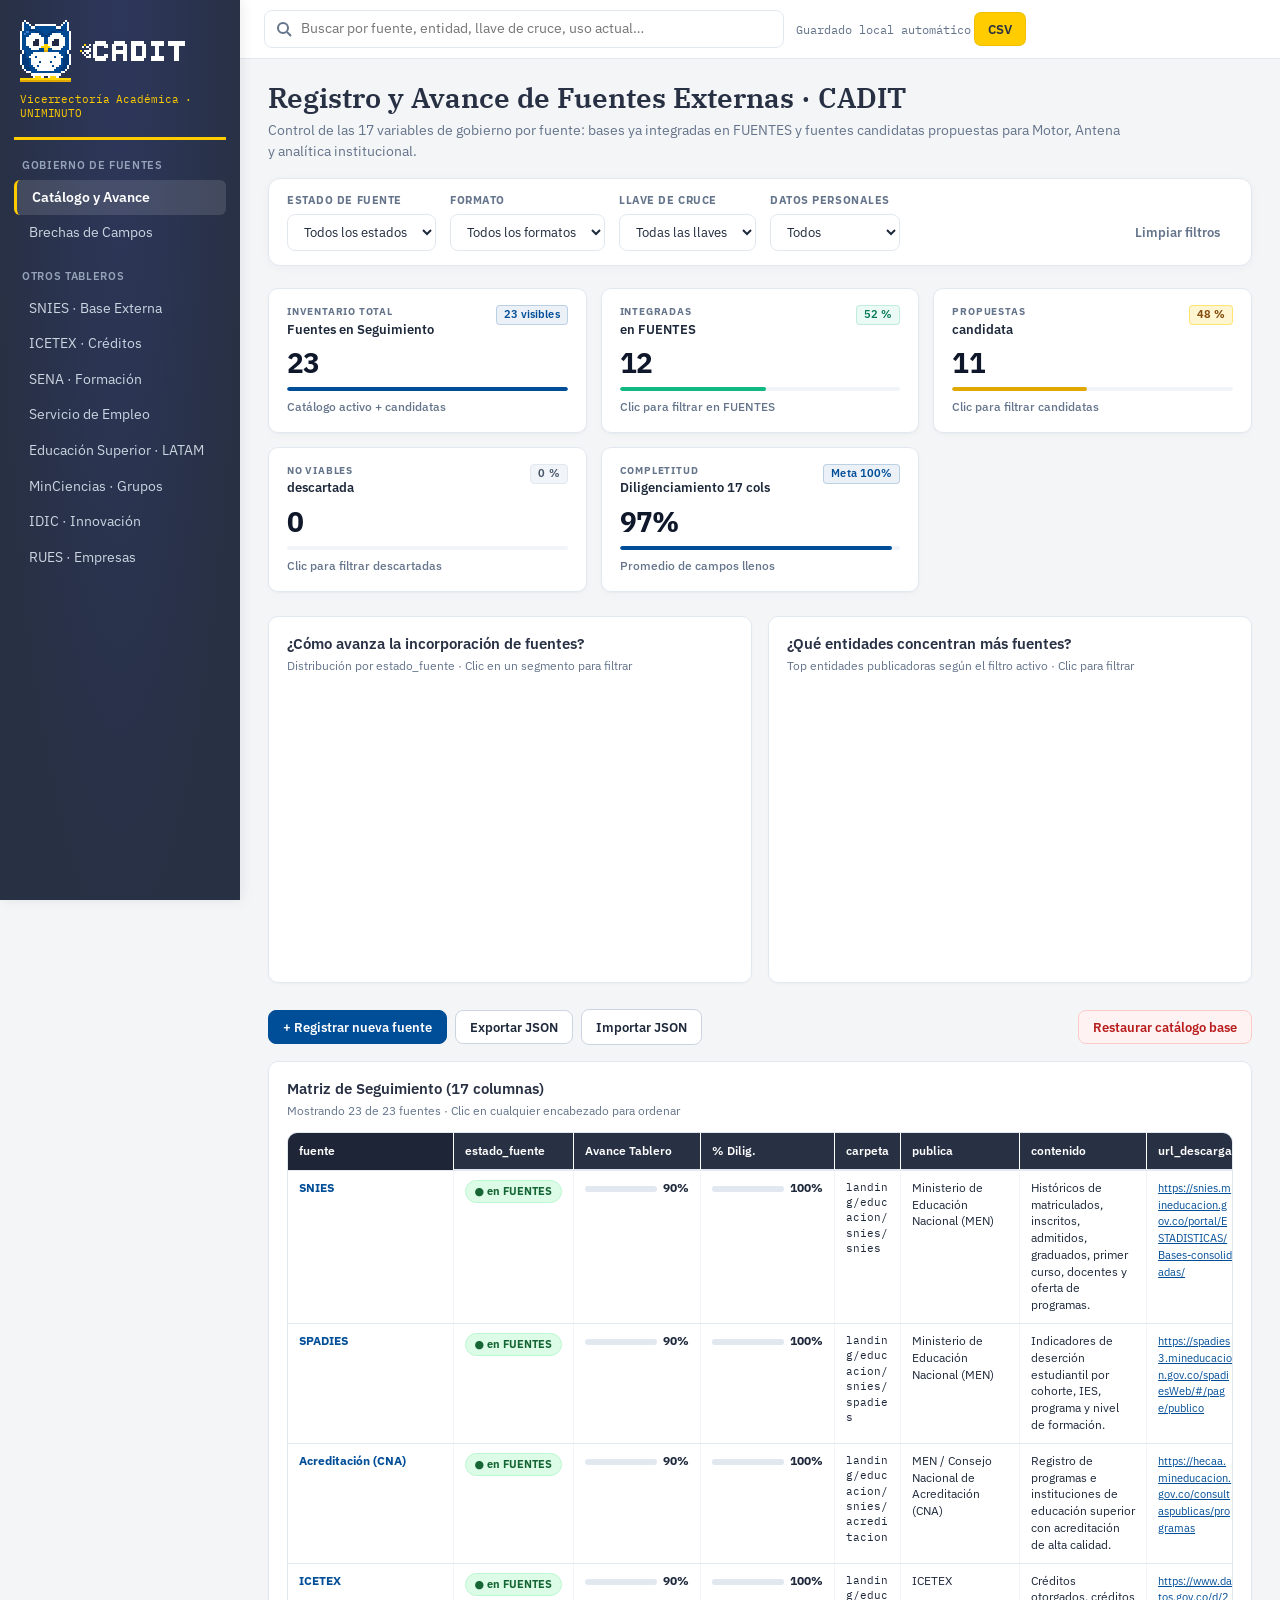
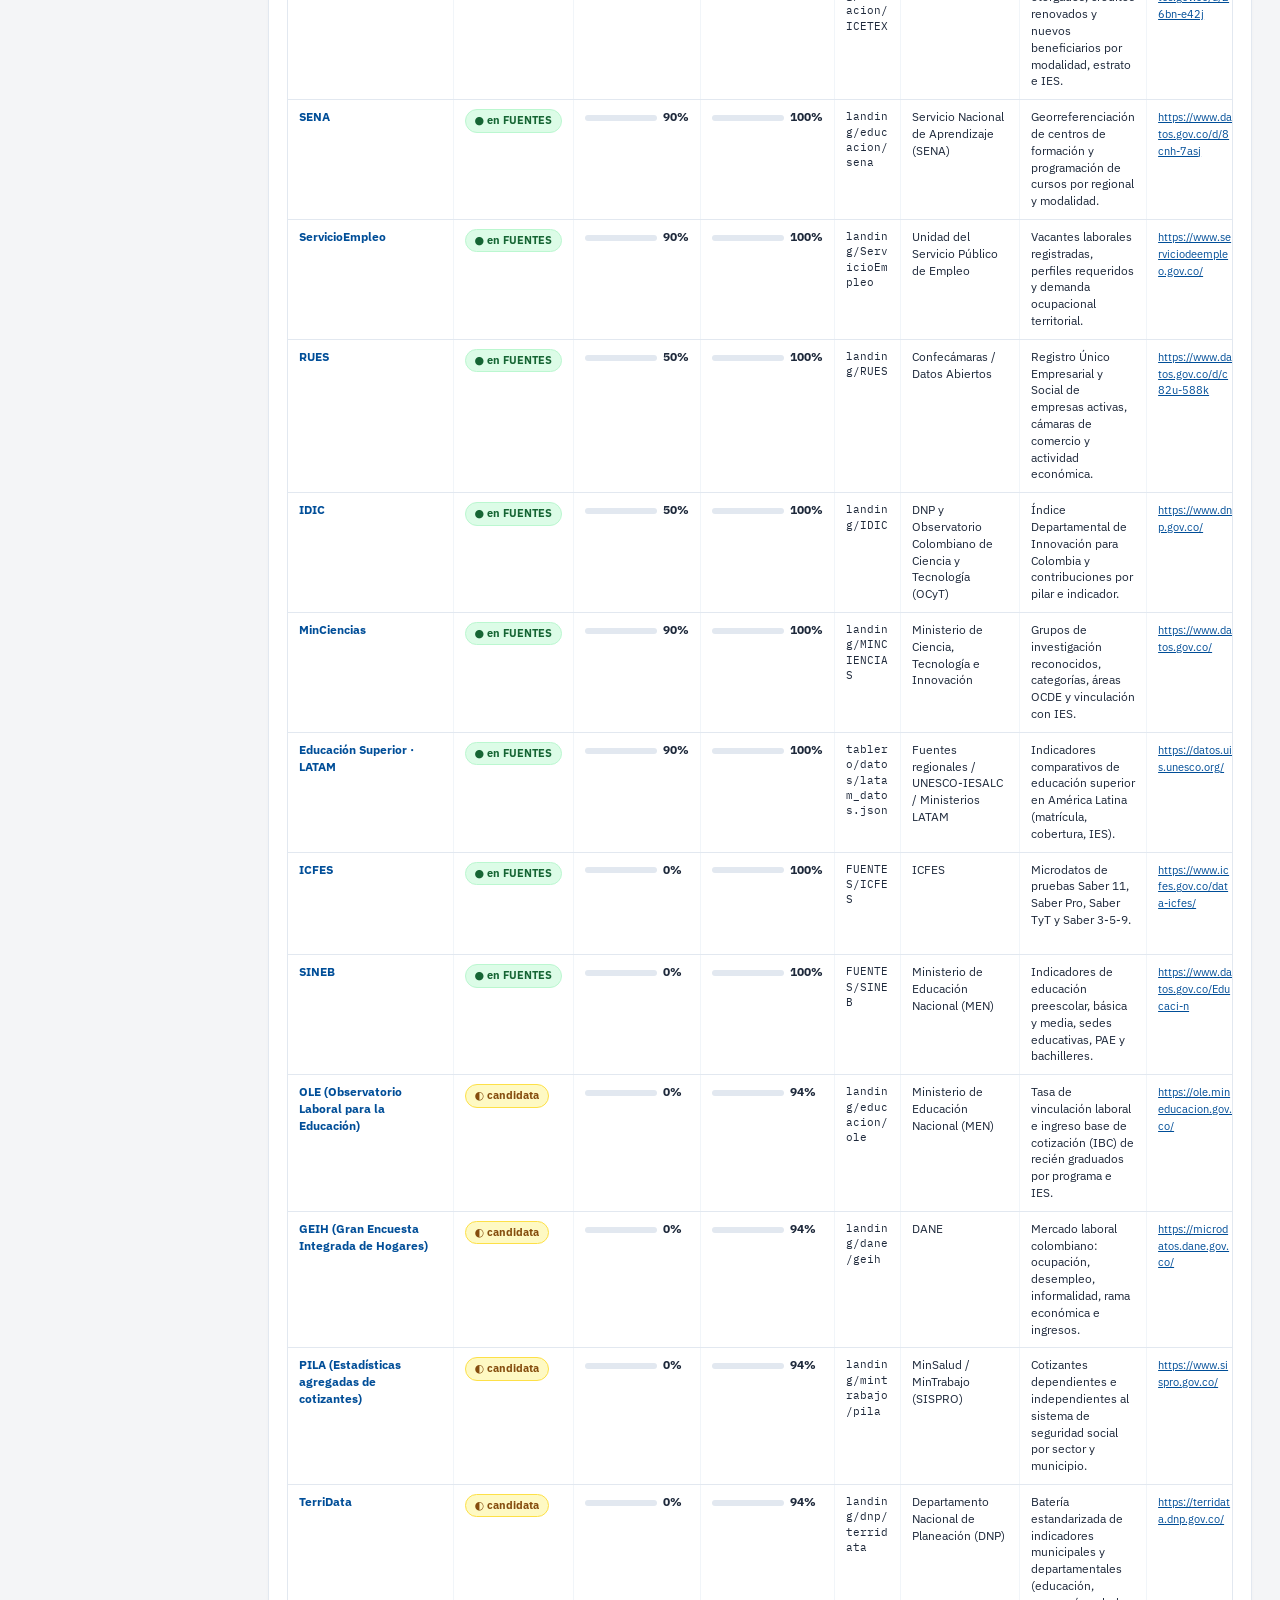
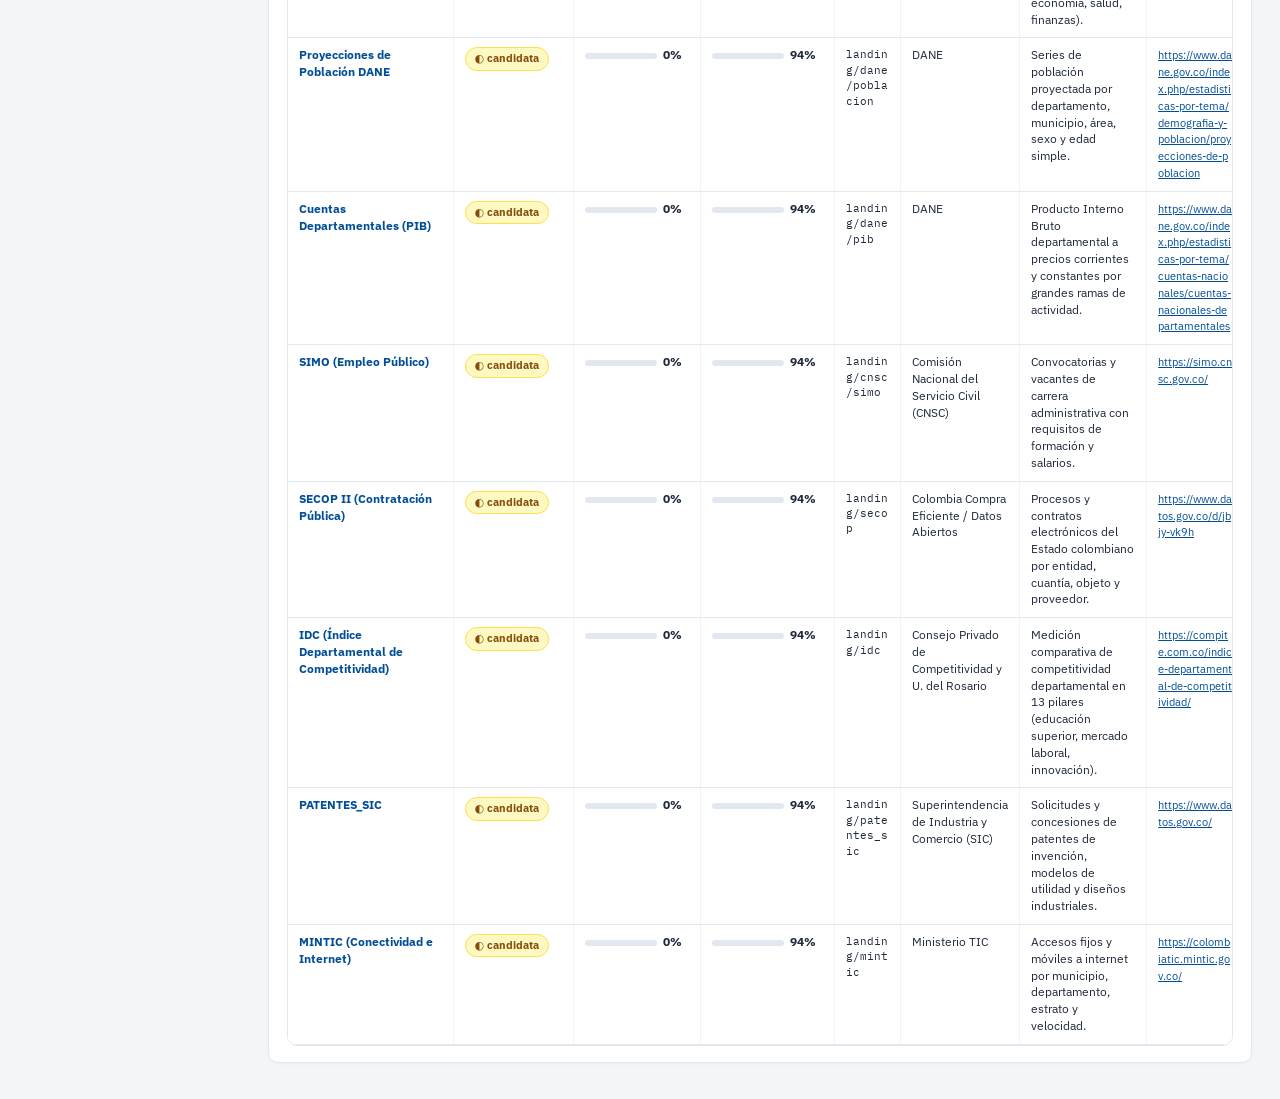
<file: fuentes.html>
<!doctype html>
<html lang="es">

<head>
  <meta charset="utf-8">
  <meta name="viewport" content="width=device-width, initial-scale=1">
  <title>Registro y Avance de Fuentes · CADIT</title>
  <link rel="icon" href="manual%20de%20marca/files/02-Buho/CADIT-icono-cabeza.svg">
  <link rel="stylesheet"
    href="https://fonts.googleapis.com/css2?family=IBM+Plex+Mono:wght@400;600&family=IBM+Plex+Sans:wght@400;500;600;700;800&family=IBM+Plex+Serif:wght@600&display=swap">
  <script src="vendor/chart.umd.min.js"></script>
  <script src="vendor/jspdf.umd.min.js"></script>
  <script src="vendor/xlsx.full.min.js"></script>
  <link rel="stylesheet" href="estilo-cadit.css">
  <style>
    .kpis {
      display: grid;
      grid-template-columns: repeat(5, minmax(0, 1fr));
      gap: 14px;
      margin-bottom: 24px;
      align-items: stretch;
    }

    @media (max-width: 1360px) {
      .kpis {
        grid-template-columns: repeat(3, minmax(0, 1fr));
      }
    }

    @media (max-width: 768px) {
      .kpis {
        grid-template-columns: repeat(2, minmax(0, 1fr));
      }
    }

    @media (max-width: 480px) {
      .kpis {
        grid-template-columns: 1fr;
      }
    }

    .kpi-card {
      position: relative;
      cursor: pointer;
    }

    .kpi-card.activa {
      border-color: #004E98;
      box-shadow: inset 0 -3.5px 0 #FFCC00, 0 4px 14px rgba(0, 78, 152, 0.1);
    }

    .kpi-card-aside {
      display: flex;
      align-items: center;
      gap: 6px;
      flex-shrink: 0;
      position: relative;
    }

    .kpi-info-btn {
      background: transparent;
      border: none;
      color: #94A3B8;
      font-size: 13px;
      font-weight: 700;
      line-height: 1;
      padding: 2px;
      cursor: pointer;
      border-radius: 50%;
    }

    .kpi-info-btn:hover {
      color: #004E98;
    }

    .popup-info-kpi {
      display: none;
      position: absolute;
      top: calc(100% + 6px);
      right: 0;
      width: 240px;
      background: #FFFFFF;
      border: 1px solid #CBD5E1;
      border-top: 3px solid #004E98;
      border-radius: 8px;
      padding: 10px 12px;
      box-shadow: 0 10px 25px -5px rgba(0, 0, 0, 0.15);
      z-index: 60;
      text-align: left;
      font-size: 11.5px;
      line-height: 1.4;
      color: #334155;
      pointer-events: none;
    }

    .kpi-card-aside:hover .popup-info-kpi {
      display: block;
    }

    .popup-info-header {
      font-weight: 700;
      color: #004E98;
      margin-bottom: 4px;
      font-size: 12px;
    }

    .popup-info-meta {
      margin-top: 6px;
      padding-top: 5px;
      border-top: 1px dashed #E2E8F0;
      font-size: 10px;
      color: #64748B;
    }

    /* Botonera y acciones del catálogo */
    .barra-acciones-fuentes {
      display: flex;
      flex-wrap: wrap;
      gap: 10px;
      align-items: center;
      justify-content: space-between;
      margin-bottom: 16px;
    }

    .grupo-btns {
      display: flex;
      flex-wrap: wrap;
      gap: 8px;
      align-items: center;
    }

    .btn-cadit {
      display: inline-flex;
      align-items: center;
      gap: 6px;
      padding: 8px 14px;
      border-radius: 8px;
      font-size: 12.5px;
      font-weight: 600;
      font-family: inherit;
      cursor: pointer;
      border: 1px solid #CBD5E1;
      background: #FFFFFF;
      color: #1E293B;
      transition: all .15s ease;
    }

    .btn-cadit:hover {
      border-color: #004E98;
      color: #004E98;
      background: #F8FAFC;
    }

    .btn-cadit.primario {
      background: #004E98;
      color: #FFFFFF;
      border-color: #004E98;
    }

    .btn-cadit.primario:hover {
      background: #003A73;
    }

    .btn-cadit.oro {
      background: #FFCC00;
      color: #1E293B;
      border-color: #E0A800;
    }

    .btn-cadit.oro:hover {
      background: #F5C400;
    }

    .btn-cadit.peligro {
      color: #B91C1C;
      border-color: #FECACA;
      background: #FEF2F2;
    }

    .btn-cadit.peligro:hover {
      background: #FEE2E2;
    }

    /* Badges de estado_fuente */
    .estado-pill {
      display: inline-flex;
      align-items: center;
      gap: 5px;
      padding: 3px 9px;
      border-radius: 999px;
      font-size: 11px;
      font-weight: 700;
      white-space: nowrap;
    }

    .estado-en-fuentes {
      background: #DCFCE7;
      color: #166534;
      border: 1px solid #BBF7D0;
    }

    .estado-candidata {
      background: #FEF9C3;
      color: #854D0E;
      border: 1px solid #FDE047;
    }

    .estado-descartada {
      background: #F1F5F9;
      color: #475569;
      border: 1px solid #CBD5E1;
    }

    .dp-si {
      background: #FEE2E2;
      color: #991B1B;
      padding: 2px 7px;
      border-radius: 4px;
      font-size: 11px;
      font-weight: 600;
    }

    .dp-no {
      background: #E0F2FE;
      color: #075985;
      padding: 2px 7px;
      border-radius: 4px;
      font-size: 11px;
      font-weight: 600;
    }

    /* Tabla de 17 columnas con scroll interno sin desbordar página */
    .tabla-scroll-17 {
      width: 100%;
      max-width: 100%;
      overflow-x: auto;
      border: 1px solid #E2E8F0;
      border-radius: 10px;
      background: #FFFFFF;
    }

    .tabla-fuentes {
      width: 100%;
      border-collapse: collapse;
      font-size: 12px;
      min-width: 1950px;
    }

    .tabla-fuentes thead th {
      position: sticky;
      top: 0;
      background: #283044;
      color: #FFFFFF;
      font-weight: 600;
      text-align: left;
      padding: 10px 11px;
      white-space: nowrap;
      border-right: 1px solid rgba(255, 255, 255, 0.08);
      cursor: pointer;
      user-select: none;
      font-size: 11.5px;
    }

    .tabla-fuentes thead th:hover {
      background: #1E2536;
    }

    .tabla-fuentes tbody td {
      padding: 9px 11px;
      border-bottom: 1px solid #E2E8F0;
      border-right: 1px solid #F1F5F9;
      vertical-align: top;
      color: #1E293B;
      max-width: 240px;
      line-height: 1.4;
    }

    .tabla-fuentes tbody tr:hover {
      background: #F8FAFC;
    }

    .col-fija-izq {
      position: sticky;
      left: 0;
      background: #FFFFFF;
      z-index: 2;
      box-shadow: 2px 0 6px rgba(15, 23, 42, 0.06);
      font-weight: 700;
      color: #004E98 !important;
      min-width: 165px;
    }

    .tabla-fuentes thead th.col-fija-izq {
      z-index: 4;
      background: #1E2536;
      color: #FFFFFF !important;
    }

    .tabla-fuentes tbody tr:hover td.col-fija-izq {
      background: #F1F5F9;
    }

    .col-acciones {
      white-space: nowrap;
      min-width: 120px;
    }

    .btn-mini {
      padding: 4px 8px;
      font-size: 11px;
      font-weight: 600;
      border-radius: 5px;
      border: 1px solid #CBD5E1;
      background: #FFFFFF;
      color: #334155;
      cursor: pointer;
      margin-right: 4px;
    }

    .btn-mini:hover {
      border-color: #004E98;
      color: #004E98;
      background: #EFF6FF;
    }

    .btn-mini.del:hover {
      border-color: #DC2626;
      color: #DC2626;
      background: #FEF2F2;
    }

    .mono-celda {
      font-family: "IBM Plex Mono", monospace;
      font-size: 11px;
      color: #334155;
      word-break: break-word;
    }

    .url-link {
      color: #004E98;
      text-decoration: underline;
      word-break: break-all;
      font-size: 11px;
    }

    .avance-bar {
      width: 72px;
      height: 6px;
      background: #E2E8F0;
      border-radius: 999px;
      overflow: hidden;
      display: inline-block;
      vertical-align: middle;
      margin-right: 6px;
    }

    .avance-fill {
      height: 100%;
      background: #004E98;
      border-radius: 999px;
    }

    /* Modal de registro / edición */
    .modal-backdrop {
      position: fixed;
      inset: 0;
      background: rgba(15, 23, 42, 0.55);
      display: none;
      align-items: center;
      justify-content: center;
      z-index: 999;
      padding: 16px;
    }

    .modal-backdrop.abierto {
      display: flex;
    }

    .modal-caja {
      background: #FFFFFF;
      border-radius: 14px;
      width: min(960px, 100%);
      max-height: 90vh;
      display: flex;
      flex-direction: column;
      box-shadow: 0 25px 50px -12px rgba(0, 0, 0, 0.25);
      border-top: 4px solid #004E98;
      overflow: hidden;
    }

    .modal-cab {
      padding: 16px 22px;
      border-bottom: 1px solid #E2E8F0;
      display: flex;
      justify-content: space-between;
      align-items: center;
    }

    .modal-cab h2 {
      margin: 0;
      font-size: 17px;
      color: #0F172A;
    }

    .modal-cuerpo {
      padding: 18px 22px;
      overflow-y: auto;
      display: grid;
      grid-template-columns: repeat(2, minmax(0, 1fr));
      gap: 14px;
    }

    @media (max-width: 720px) {
      .modal-cuerpo {
        grid-template-columns: 1fr;
      }
    }

    .campo-form {
      display: flex;
      flex-direction: column;
      gap: 5px;
    }

    .campo-form.ancho {
      grid-column: 1 / -1;
    }

    .campo-form label {
      font-size: 11.5px;
      font-weight: 700;
      color: #334155;
      display: flex;
      justify-content: space-between;
    }

    .campo-form label span {
      font-weight: 400;
      color: #64748B;
      font-size: 10.5px;
    }

    .campo-form input,
    .campo-form select,
    .campo-form textarea {
      padding: 8px 10px;
      border: 1px solid #CBD5E1;
      border-radius: 7px;
      font-family: inherit;
      font-size: 12.5px;
      color: #0F172A;
      background: #FFFFFF;
    }

    .campo-form input:focus,
    .campo-form select:focus,
    .campo-form textarea:focus {
      outline: none;
      border-color: #004E98;
      box-shadow: 0 0 0 3px rgba(0, 78, 152, 0.12);
    }

    .modal-pie {
      padding: 14px 22px;
      border-top: 1px solid #E2E8F0;
      background: #F8FAFC;
      display: flex;
      justify-content: flex-end;
      gap: 10px;
    }
  </style>
</head>

<body>
  <aside class="lateral">
    <div class="marca">
      <div class="marca-info">
        <img src="manual%20de%20marca/files/01-Logo/CADIT-logo-horizontal-negativo.svg" alt="CADIT">
        <p class="contexto">Vicerrectoría Académica · UNIMINUTO</p>
      </div>
      <button type="button" class="btn-menu-movil" id="btn-menu-movil" aria-label="Abrir menú" aria-expanded="false">
        <svg class="icono-hamburguesa" width="18" height="18" viewBox="0 0 24 24" fill="none" stroke="currentColor"
          stroke-width="2.2" stroke-linecap="round">
          <line x1="3" y1="6" x2="21" y2="6"></line>
          <line x1="3" y1="12" x2="21" y2="12"></line>
          <line x1="3" y1="18" x2="21" y2="18"></line>
        </svg>
        <svg class="icono-cerrar" width="18" height="18" viewBox="0 0 24 24" fill="none" stroke="currentColor"
          stroke-width="2.2" stroke-linecap="round" style="display:none">
          <line x1="18" y1="6" x2="6" y2="18"></line>
          <line x1="6" y1="6" x2="18" y2="18"></line>
        </svg>
        <span>Menú</span>
      </button>
    </div>
    <nav id="menu" aria-label="Secciones del tablero">
      <h3>Gobierno de Fuentes</h3>
      <button data-v="catalogo" class="activa">Catálogo y Avance</button>
      <button data-v="brechas">Brechas de Campos</button>
      <h3>Otros tableros</h3>
      <button data-href="index.html">SNIES · Base Externa</button>
      <button data-href="icetex.html">ICETEX · Créditos</button>
      <button data-href="sena.html">SENA · Formación</button>
      <button data-href="servicioempleo.html">Servicio de Empleo</button>
      <button data-href="latam.html">Educación Superior · LATAM</button>
      <button data-href="minciencias.html">MinCiencias · Grupos</button>
      <button data-href="idic.html">IDIC · Innovación</button>
      <button data-href="rues.html">RUES · Empresas</button>
    </nav>
  </aside>

  <div class="contenido">
    <div class="barra">
      <div class="buscar">
        <input id="buscar" type="search" placeholder="Buscar por fuente, entidad, llave de cruce, uso actual…"
          autocomplete="off" aria-label="Buscar fuente">
      </div>
      <div class="barra-subfila">
        <span class="corte" id="corte">Guardado local automático</span>
        <div class="acciones">
          <button id="btn-csv" type="button">CSV</button>
          <button id="xlsx" type="button">XLSX</button>
          <button id="pdf" type="button">PDF</button>
        </div>
      </div>
    </div>

    <main>
      <div class="encabezado">
        <h1 id="titulo">Registro y Avance de Fuentes Externas · CADIT</h1>
        <p id="subtitulo">Control de las 17 variables de gobierno por fuente: bases ya integradas en FUENTES y fuentes candidatas propuestas para Motor, Antena y analítica institucional.</p>
      </div>

      <!-- Filtros -->
      <div class="area-filtros">
        <div class="filtros-prioritarios">
          <div class="filtro-campo">
            <label for="f-estado">Estado de fuente</label>
            <select id="f-estado">
              <option value="">Todos los estados</option>
              <option value="en FUENTES">en FUENTES</option>
              <option value="candidata">candidata</option>
              <option value="descartada">descartada</option>
            </select>
          </div>
          <div class="filtro-campo">
            <label for="f-formato">Formato</label>
            <select id="f-formato">
              <option value="">Todos los formatos</option>
            </select>
          </div>
          <div class="filtro-campo">
            <label for="f-llave">Llave de cruce</label>
            <select id="f-llave">
              <option value="">Todas las llaves</option>
              <option value="DIVIPOLA">DIVIPOLA</option>
              <option value="SNIES">SNIES</option>
              <option value="CIIU">CIIU</option>
              <option value="CUOC">CUOC</option>
              <option value="NIT">NIT</option>
            </select>
          </div>
          <div class="filtro-campo">
            <label for="f-dp">Datos personales</label>
            <select id="f-dp">
              <option value="">Todos</option>
              <option value="Sí">Sí</option>
              <option value="No">No</option>
            </select>
          </div>
          <div class="filtros-acciones">
            <button id="limpiar" class="btn-limpiar" type="button">Limpiar filtros</button>
          </div>
        </div>
      </div>

      <!-- Vista principal: Catálogo y Avance -->
      <div id="p-catalogo" class="pagina">
        <div class="kpis" id="kpis-fuentes"></div>

        <div class="rejilla">
          <div class="panel">
            <h2 id="h-estado">¿Cómo avanza la incorporación de fuentes?</h2>
            <p class="sub">Distribución por estado_fuente · Clic en un segmento para filtrar</p>
            <div class="grafico"><canvas id="g-estado"></canvas></div>
          </div>
          <div class="panel">
            <h2 id="h-entidades">¿Qué entidades concentran más fuentes?</h2>
            <p class="sub">Top entidades publicadoras según el filtro activo · Clic para filtrar</p>
            <div class="grafico"><canvas id="g-entidades"></canvas></div>
          </div>
        </div>

        <div class="barra-acciones-fuentes">
          <div class="grupo-btns">
            <button type="button" class="btn-cadit primario" id="btn-nueva-fuente">+ Registrar nueva fuente</button>
            <button type="button" class="btn-cadit" id="btn-exportar-json">Exportar JSON</button>
            <label class="btn-cadit" style="cursor:pointer;">
              Importar JSON
              <input type="file" id="input-importar-json" accept=".json" hidden>
            </label>
          </div>
          <div class="grupo-btns">
            <button type="button" class="btn-cadit peligro" id="btn-restaurar">Restaurar catálogo base</button>
          </div>
        </div>

        <div class="panel" style="min-width:0; max-width:100%;">
          <h2 id="h-tabla-fuentes">Matriz de Seguimiento (17 columnas)</h2>
          <p class="sub" id="s-tabla-fuentes">Haz clic en cualquier encabezado para ordenar · Usa "Editar" para actualizar fechas, archivos o estado</p>
          <div class="tabla-scroll-17">
            <table class="tabla-fuentes" id="tabla-fuentes">
              <thead>
                <tr>
                  <th class="col-fija-izq" data-col="fuente">fuente</th>
                  <th data-col="estado_fuente">estado_fuente</th>
                  <th data-col="avance_tablero">Avance Tablero</th>
                  <th data-col="_avance">% Dilig.</th>
                  <th data-col="carpeta">carpeta</th>
                  <th data-col="publica">publica</th>
                  <th data-col="contenido">contenido</th>
                  <th data-col="url_descarga">url_descarga</th>
                  <th data-col="frecuencia">frecuencia</th>
                  <th data-col="fecha_corte">fecha_corte</th>
                  <th data-col="fecha_disponible">fecha_disponible</th>
                  <th data-col="ultimo_archivo">ultimo_archivo</th>
                  <th data-col="cobertura">cobertura</th>
                  <th data-col="desagregacion">desagregacion</th>
                  <th data-col="llaves_cruce">llaves_cruce</th>
                  <th data-col="formato">formato</th>
                  <th data-col="datos_personales">datos_personales</th>
                  <th data-col="uso_actual">uso_actual</th>
                  <th data-col="calidad">calidad</th>
                  <th class="col-acciones">Acciones</th>
                </tr>
              </thead>
              <tbody id="tbody-fuentes"></tbody>
            </table>
          </div>
        </div>
      </div>

      <!-- Vista secundaria: Brechas de Diligenciamiento -->
      <div id="p-brechas" class="pagina" hidden>
        <div class="panel">
          <h2>¿Qué columnas tienen mayor vacío de información?</h2>
          <p class="sub">Porcentaje de diligenciamiento sobre el total de fuentes filtradas en las 17 variables</p>
          <div class="grafico" style="height:440px;"><canvas id="g-brechas"></canvas></div>
        </div>
      </div>
    </main>
  </div>

  <!-- Modal Crear / Editar Fuente -->
  <div class="modal-backdrop" id="modal-fuente" aria-hidden="true">
    <div class="modal-caja" role="dialog" aria-modal="true" aria-labelledby="modal-titulo">
      <div class="modal-cab">
        <h2 id="modal-titulo">Registrar Fuente</h2>
        <button type="button" class="btn-mini" id="btn-cerrar-modal">✕ Cerrar</button>
      </div>
      <form id="form-fuente">
        <input type="hidden" id="edit-index" value="-1">
        <div class="modal-cuerpo">
          <div class="campo-form">
            <label for="c-fuente">fuente * <span>Nombre de la base</span></label>
            <input id="c-fuente" required placeholder="Ej. OLE · Observatorio Laboral">
          </div>
          <div class="campo-form">
            <label for="c-estado_fuente">estado_fuente * <span>Estado actual</span></label>
            <select id="c-estado_fuente" required>
              <option value="candidata">candidata</option>
              <option value="en FUENTES">en FUENTES</option>
              <option value="descartada">descartada</option>
            </select>
          </div>
          <div class="campo-form">
            <label for="c-avance_tablero">Avance Tablero (%) <span>0 a 100</span></label>
            <input id="c-avance_tablero" type="number" min="0" max="100" step="5" value="0" placeholder="0, 50, 90, 100">
          </div>
          <div class="campo-form">
            <label for="c-carpeta">carpeta <span>Carpeta en FUENTES</span></label>
            <input id="c-carpeta" placeholder="Ej. educacion/snies/ole">
          </div>
          <div class="campo-form">
            <label for="c-publica">publica <span>Entidad que la publica</span></label>
            <input id="c-publica" placeholder="Ej. Ministerio de Educación Nacional (MEN)">
          </div>
          <div class="campo-form ancho">
            <label for="c-contenido">contenido <span>Qué contiene, en una frase</span></label>
            <input id="c-contenido" placeholder="Ej. Vinculación laboral e ingreso base de cotización de graduados">
          </div>
          <div class="campo-form ancho">
            <label for="c-url_descarga">url_descarga <span>Dirección exacta de descarga</span></label>
            <input id="c-url_descarga" placeholder="https://...">
          </div>
          <div class="campo-form">
            <label for="c-frecuencia">frecuencia <span>Cada cuánto se actualiza</span></label>
            <input id="c-frecuencia" placeholder="Anual, Semestral, Trimestral, Mensual...">
          </div>
          <div class="campo-form">
            <label for="c-formato">formato <span>CSV, Excel, PDF, API, parquet</span></label>
            <input id="c-formato" placeholder="Ej. Excel, CSV, API">
          </div>
          <div class="campo-form">
            <label for="c-fecha_corte">fecha_corte <span>Última versión publicada</span></label>
            <input id="c-fecha_corte" placeholder="Ej. 2024-12-31 o 2024-2">
          </div>
          <div class="campo-form">
            <label for="c-fecha_disponible">fecha_disponible <span>Cuando quedó disponible</span></label>
            <input id="c-fecha_disponible" placeholder="Ej. 2025-06-15">
          </div>
          <div class="campo-form">
            <label for="c-ultimo_archivo">ultimo_archivo <span>Último archivo en FUENTES y fecha</span></label>
            <input id="c-ultimo_archivo" placeholder="Ej. matriculados_2024.xlsx (2026-10-15)">
          </div>
          <div class="campo-form">
            <label for="c-cobertura">cobertura <span>Periodo que cubre</span></label>
            <input id="c-cobertura" placeholder="Ej. 2015 - 2024">
          </div>
          <div class="campo-form">
            <label for="c-desagregacion">desagregacion <span>Nacional, dpto, municipio, IES, programa, empresa</span></label>
            <input id="c-desagregacion" placeholder="Ej. Departamento, Municipio, IES, Programa">
          </div>
          <div class="campo-form">
            <label for="c-llaves_cruce">llaves_cruce <span>DIVIPOLA, SNIES, CIIU, CUOC, NIT u otra</span></label>
            <input id="c-llaves_cruce" placeholder="Ej. DIVIPOLA, codigo_snies">
          </div>
          <div class="campo-form">
            <label for="c-datos_personales">datos_personales <span>Sí o no, y cuáles</span></label>
            <input id="c-datos_personales" placeholder="Ej. No / Sí (cédula, nombre)">
          </div>
          <div class="campo-form">
            <label for="c-uso_actual">uso_actual <span>Eje e indicador del Motor, Antena u otro</span></label>
            <input id="c-uso_actual" placeholder="Ej. Motor · Oferta y pertinencia">
          </div>
          <div class="campo-form ancho">
            <label for="c-calidad">calidad <span>Vacíos, cambios de definición, rezagos</span></label>
            <textarea id="c-calidad" rows="2" placeholder="Observaciones de calidad, rezagos o cambios de esquema..."></textarea>
          </div>
        </div>
        <div class="modal-pie">
          <button type="button" class="btn-cadit" id="btn-cancelar-modal">Cancelar</button>
          <button type="submit" class="btn-cadit primario">Guardar fuente</button>
        </div>
      </form>
    </div>
  </div>

  <script>
    Chart.defaults.font.family = '"IBM Plex Sans", system-ui, sans-serif';
    Chart.defaults.color = "#212844";

    const STORAGE_KEY = "cadit_registro_fuentes_v2";
    const COLUMNAS_17 = [
      "fuente", "carpeta", "publica", "contenido", "url_descarga", "frecuencia",
      "fecha_corte", "fecha_disponible", "ultimo_archivo", "cobertura",
      "desagregacion", "llaves_cruce", "formato", "datos_personales",
      "uso_actual", "estado_fuente", "calidad"
    ];

    const CATALOGO_BASE = [
      // ── FUENTES YA INTEGRADAS (en FUENTES) ──
      {
        fuente: "SNIES",
        carpeta: "landing/educacion/snies/snies",
        publica: "Ministerio de Educación Nacional (MEN)",
        contenido: "Históricos de matriculados, inscritos, admitidos, graduados, primer curso, docentes y oferta de programas.",
        url_descarga: "https://snies.mineducacion.gov.co/portal/ESTADISTICAS/Bases-consolidadas/",
        frecuencia: "Semestral / Anual",
        fecha_corte: "2024-2",
        fecha_disponible: "2025-07-01",
        ultimo_archivo: "snies_conteos.json / bases consolidadas",
        cobertura: "2014 - 2024",
        desagregacion: "Nacional, departamento, municipio, IES, programa",
        llaves_cruce: "DIVIPOLA, codigo_snies, codigo_ies",
        formato: "Excel, CSV",
        datos_personales: "No",
        uso_actual: "Tablero SNIES · Motor de Oferta Académica",
        estado_fuente: "en FUENTES",
        avance_tablero: 90,
        calidad: "Cambios de nombres de columna entre años (mapeados con seeds dbt)."
      },
      {
        fuente: "SPADIES",
        carpeta: "landing/educacion/snies/spadies",
        publica: "Ministerio de Educación Nacional (MEN)",
        contenido: "Indicadores de deserción estudiantil por cohorte, IES, programa y nivel de formación.",
        url_descarga: "https://spadies3.mineducacion.gov.co/spadiesWeb/#/page/publico",
        frecuencia: "Anual",
        fecha_corte: "2024",
        fecha_disponible: "2025-08-01",
        ultimo_archivo: "spadies_programas.json",
        cobertura: "2018 - 2024",
        desagregacion: "Nacional, IES, programa",
        llaves_cruce: "codigo_ies, codigo_snies",
        formato: "Excel, CSV",
        datos_personales: "No",
        uso_actual: "Tablero SNIES · Permanencia y Deserción",
        estado_fuente: "en FUENTES",
        avance_tablero: 90,
        calidad: "Rezago de 1 año en consolidación de cohortes."
      },
      {
        fuente: "Acreditación (CNA)",
        carpeta: "landing/educacion/snies/acreditacion",
        publica: "MEN / Consejo Nacional de Acreditación (CNA)",
        contenido: "Registro de programas e instituciones de educación superior con acreditación de alta calidad.",
        url_descarga: "https://hecaa.mineducacion.gov.co/consultaspublicas/programas",
        frecuencia: "Continua / Mensual",
        fecha_corte: "2025",
        fecha_disponible: "2025-09-01",
        ultimo_archivo: "snies_acreditacion.json",
        cobertura: "Vigente 2025",
        desagregacion: "IES, programa, municipio",
        llaves_cruce: "codigo_snies, codigo_ies, DIVIPOLA",
        formato: "Excel",
        datos_personales: "No",
        uso_actual: "Tablero SNIES · Calidad",
        estado_fuente: "en FUENTES",
        avance_tablero: 90,
        calidad: "Requiere cruce con SNIES programas para vigencia."
      },
      {
        fuente: "ICETEX",
        carpeta: "landing/educacion/ICETEX",
        publica: "ICETEX",
        contenido: "Créditos otorgados, créditos renovados y nuevos beneficiarios por modalidad, estrato e IES.",
        url_descarga: "https://www.datos.gov.co/d/26bn-e42j",
        frecuencia: "Semestral",
        fecha_corte: "2025-02-01",
        fecha_disponible: "2026-05-20",
        ultimo_archivo: "creditos_renovados_20261019.csv (2026-10-19)",
        cobertura: "2015-01-01 a 2025-02-01",
        desagregacion: "Departamento, municipio, IES",
        llaves_cruce: "DIVIPOLA, codigo_ies",
        formato: "Excel, CSV",
        datos_personales: "No",
        uso_actual: "Tablero ICETEX · Financiación estudiantil",
        estado_fuente: "en FUENTES",
        avance_tablero: 90,
        calidad: "En Gold (337.080 filas); nombres de municipios requieren normalización DIVIPOLA."
      },
      {
        fuente: "SENA",
        carpeta: "landing/educacion/sena",
        publica: "Servicio Nacional de Aprendizaje (SENA)",
        contenido: "Georreferenciación de centros de formación y programación de cursos por regional y modalidad.",
        url_descarga: "https://www.datos.gov.co/d/8cnh-7asj",
        frecuencia: "Trimestral",
        fecha_corte: "2026-10-05",
        fecha_disponible: "2026-10-05",
        ultimo_archivo: "sena_cursos_programacion_20261005.csv (2026-10-05)",
        cobertura: "2024 - 2026",
        desagregacion: "Departamento, municipio, centro de formación",
        llaves_cruce: "DIVIPOLA",
        formato: "CSV",
        datos_personales: "No",
        uso_actual: "Tablero SENA · Competencia y oferta técnica/tecnológica",
        estado_fuente: "en FUENTES",
        avance_tablero: 90,
        calidad: "Sin microdatos de aprendices; consolidado por curso/regional."
      },
      {
        fuente: "ServicioEmpleo",
        carpeta: "landing/ServicioEmpleo",
        publica: "Unidad del Servicio Público de Empleo",
        contenido: "Vacantes laborales registradas, perfiles requeridos y demanda ocupacional territorial.",
        url_descarga: "https://www.serviciodeempleo.gov.co/",
        frecuencia: "Mensual / Trimestral",
        fecha_corte: "2026",
        fecha_disponible: "2026-11-12",
        ultimo_archivo: "servicioempleo_datos.json (2026-11-12)",
        cobertura: "2024 - 2026",
        desagregacion: "Nacional, departamento, municipio",
        llaves_cruce: "DIVIPOLA, CUOC",
        formato: "Excel, CSV",
        datos_personales: "No",
        uso_actual: "Tablero Servicio de Empleo · Antena de Demanda Laboral",
        estado_fuente: "en FUENTES",
        avance_tablero: 90,
        calidad: "Estandarización CUOC heterogénea entre prestadores."
      },
      {
        fuente: "RUES",
        carpeta: "landing/RUES",
        publica: "Confecámaras / Datos Abiertos",
        contenido: "Registro Único Empresarial y Social de empresas activas, cámaras de comercio y actividad económica.",
        url_descarga: "https://www.datos.gov.co/d/c82u-588k",
        frecuencia: "Anual / Semestral",
        fecha_corte: "2025",
        fecha_disponible: "2026-10-01",
        ultimo_archivo: "c82u-588k.csv / nb3d-v3n7.csv",
        cobertura: "2024 - 2025",
        desagregacion: "Departamento, municipio, empresa",
        llaves_cruce: "NIT, CIIU, DIVIPOLA",
        formato: "CSV",
        datos_personales: "Sí (razón social / matrícula mercantil pública)",
        uso_actual: "Tablero RUES · Tejido Empresarial",
        estado_fuente: "en FUENTES",
        avance_tablero: 50,
        calidad: "Registros duplicados entre renovaciones si no se filtra último año."
      },
      {
        fuente: "IDIC",
        carpeta: "landing/IDIC",
        publica: "DNP y Observatorio Colombiano de Ciencia y Tecnología (OCyT)",
        contenido: "Índice Departamental de Innovación para Colombia y contribuciones por pilar e indicador.",
        url_descarga: "https://www.dnp.gov.co/",
        frecuencia: "Anual",
        fecha_corte: "2024",
        fecha_disponible: "2025-11-01",
        ultimo_archivo: "Anexo 1. Base de datos IDIC 2024.xlsx",
        cobertura: "2021 - 2024",
        desagregacion: "Departamento",
        llaves_cruce: "DIVIPOLA",
        formato: "Excel",
        datos_personales: "No",
        uso_actual: "Tablero IDIC · Antena Regional de Innovación",
        estado_fuente: "en FUENTES",
        avance_tablero: 50,
        calidad: "Cambia ponderación o disponibilidad de subindicadores entre ediciones."
      },
      {
        fuente: "MinCiencias",
        carpeta: "landing/MINCIENCIAS",
        publica: "Ministerio de Ciencia, Tecnología e Innovación",
        contenido: "Grupos de investigación reconocidos, categorías, áreas OCDE y vinculación con IES.",
        url_descarga: "https://www.datos.gov.co/",
        frecuencia: "Convocatoria (cada 2 años)",
        fecha_corte: "2026-01-29",
        fecha_disponible: "2026-01-29",
        ultimo_archivo: "Grupos_de_Investigación_Reconocidos_20260129.csv",
        cobertura: "Histórico convocatorias",
        desagregacion: "Departamento, municipio, IES",
        llaves_cruce: "DIVIPOLA, codigo_ies",
        formato: "CSV",
        datos_personales: "No",
        uso_actual: "Tablero MinCiencias · Capacidades I+D+i",
        estado_fuente: "en FUENTES",
        avance_tablero: 90,
        calidad: "Nombres de instituciones requieren homologación con SNIES."
      },
      {
        fuente: "Educación Superior · LATAM",
        carpeta: "tablero/datos/latam_datos.json",
        publica: "Fuentes regionales / UNESCO-IESALC / Ministerios LATAM",
        contenido: "Indicadores comparativos de educación superior en América Latina (matrícula, cobertura, IES).",
        url_descarga: "https://datos.uis.unesco.org/",
        frecuencia: "Anual",
        fecha_corte: "2024",
        fecha_disponible: "2025-11-05",
        ultimo_archivo: "latam_datos.json (2025-11-05)",
        cobertura: "2015 - 2024",
        desagregacion: "País, región",
        llaves_cruce: "ISO_PAIS",
        formato: "JSON, CSV",
        datos_personales: "No",
        uso_actual: "Tablero LATAM · Benchmarking regional",
        estado_fuente: "en FUENTES",
        avance_tablero: 90,
        calidad: "Diferencias metodológicas entre definiciones nacionales de matrícula."
      },
      {
        fuente: "ICFES",
        carpeta: "FUENTES/ICFES",
        publica: "ICFES",
        contenido: "Microdatos de pruebas Saber 11, Saber Pro, Saber TyT y Saber 3-5-9.",
        url_descarga: "https://www.icfes.gov.co/data-icfes/",
        frecuencia: "Semestral",
        fecha_corte: "2025",
        fecha_disponible: "2025-12-01",
        ultimo_archivo: "530+ archivos .txt (Saber 11 / Pro / TyT)",
        cobertura: "2000 - 2025",
        desagregacion: "Nacional, departamento, municipio, IES, estudiante (anonimizado)",
        llaves_cruce: "DIVIPOLA, codigo_ies, codigo_snies",
        formato: "CSV / TXT",
        datos_personales: "No (anonimizado)",
        uso_actual: "Motor · Calidad académica y valor agregado",
        estado_fuente: "en FUENTES",
        calidad: "Archivos muy pesados; cambios de escala en Saber 11 (2014)."
      },
      {
        fuente: "SINEB",
        carpeta: "FUENTES/SINEB",
        publica: "Ministerio de Educación Nacional (MEN)",
        contenido: "Indicadores de educación preescolar, básica y media, sedes educativas, PAE y bachilleres.",
        url_descarga: "https://www.datos.gov.co/Educaci-n",
        frecuencia: "Anual",
        fecha_corte: "2024",
        fecha_disponible: "2025-06-01",
        ultimo_archivo: "36 archivos Excel/CSV y shapefiles",
        cobertura: "2018 - 2024",
        desagregacion: "Departamento, municipio, sede educativa",
        llaves_cruce: "DIVIPOLA, codigo_dane_sede",
        formato: "Excel, CSV, Shapefile",
        datos_personales: "No",
        uso_actual: "Motor · Potencial de bachilleres por territorio",
        estado_fuente: "en FUENTES",
        calidad: "Pendiente ingesta a Bronze/Silver."
      },

      // ── FUENTES CANDIDATAS PROPUESTAS (candidata) ──
      {
        fuente: "OLE (Observatorio Laboral para la Educación)",
        carpeta: "landing/educacion/ole",
        publica: "Ministerio de Educación Nacional (MEN)",
        contenido: "Tasa de vinculación laboral e ingreso base de cotización (IBC) de recién graduados por programa e IES.",
        url_descarga: "https://ole.mineducacion.gov.co/",
        frecuencia: "Anual",
        fecha_corte: "2023",
        fecha_disponible: "2025-05-01",
        ultimo_archivo: "Pendiente descarga",
        cobertura: "2014 - 2023",
        desagregacion: "Nacional, departamento, IES, programa",
        llaves_cruce: "codigo_snies, codigo_ies, DIVIPOLA",
        formato: "Excel, CSV",
        datos_personales: "No",
        uso_actual: "Motor · Pertinencia y empleabilidad de graduados",
        estado_fuente: "candidata",
        calidad: "Rezago típico de 18-24 meses frente a corte de graduados."
      },
      {
        fuente: "GEIH (Gran Encuesta Integrada de Hogares)",
        carpeta: "landing/dane/geih",
        publica: "DANE",
        contenido: "Mercado laboral colombiano: ocupación, desempleo, informalidad, rama económica e ingresos.",
        url_descarga: "https://microdatos.dane.gov.co/",
        frecuencia: "Mensual / Trimestral",
        fecha_corte: "2026-09",
        fecha_disponible: "2026-10-31",
        ultimo_archivo: "Pendiente descarga",
        cobertura: "2018 - 2026",
        desagregacion: "Nacional, 23 ciudades y áreas metropolitanas, departamento",
        llaves_cruce: "DIVIPOLA, CIIU, CUOC",
        formato: "CSV, Parquet",
        datos_personales: "No (anonimizado)",
        uso_actual: "Antena · Contexto laboral y brechas salariales",
        estado_fuente: "candidata",
        calidad: "Marco muestral actualizado a Censo 2018; representatividad solo en dominios definidos."
      },
      {
        fuente: "PILA (Estadísticas agregadas de cotizantes)",
        carpeta: "landing/mintrabajo/pila",
        publica: "MinSalud / MinTrabajo (SISPRO)",
        contenido: "Cotizantes dependientes e independientes al sistema de seguridad social por sector y municipio.",
        url_descarga: "https://www.sispro.gov.co/",
        frecuencia: "Mensual",
        fecha_corte: "2025",
        fecha_disponible: "2026-02-01",
        ultimo_archivo: "Pendiente descarga",
        cobertura: "2019 - 2025",
        desagregacion: "Departamento, municipio, CIIU",
        llaves_cruce: "DIVIPOLA, CIIU",
        formato: "Excel, CSV, API",
        datos_personales: "No (agregado)",
        uso_actual: "Antena · Dinámica de empleo formal territorial",
        estado_fuente: "candidata",
        calidad: "Acceso por cubos SISPRO requiere exportación manual."
      },
      {
        fuente: "TerriData",
        carpeta: "landing/dnp/terridata",
        publica: "Departamento Nacional de Planeación (DNP)",
        contenido: "Batería estandarizada de indicadores municipales y departamentales (educación, economía, salud, finanzas).",
        url_descarga: "https://terridata.dnp.gov.co/",
        frecuencia: "Anual / Continua",
        fecha_corte: "2024",
        fecha_disponible: "2025-09-01",
        ultimo_archivo: "Pendiente descarga",
        cobertura: "2005 - 2024",
        desagregacion: "Departamento, municipio",
        llaves_cruce: "DIVIPOLA",
        formato: "Excel, CSV",
        datos_personales: "No",
        uso_actual: "Motor / Antena · Contexto socioeconómico municipal",
        estado_fuente: "candidata",
        calidad: "Cada indicador hereda el rezago de su entidad fuente."
      },
      {
        fuente: "Proyecciones de Población DANE",
        carpeta: "landing/dane/poblacion",
        publica: "DANE",
        contenido: "Series de población proyectada por departamento, municipio, área, sexo y edad simple.",
        url_descarga: "https://www.dane.gov.co/index.php/estadisticas-por-tema/demografia-y-poblacion/proyecciones-de-poblacion",
        frecuencia: "Por actualización censal",
        fecha_corte: "2018-2050",
        fecha_disponible: "2023-03-01",
        ultimo_archivo: "Pendiente descarga",
        cobertura: "2018 - 2050",
        desagregacion: "Nacional, departamento, municipio",
        llaves_cruce: "DIVIPOLA",
        formato: "Excel",
        datos_personales: "No",
        uso_actual: "Motor · Denominador de tasas de cobertura (17-21 años)",
        estado_fuente: "candidata",
        calidad: "Alta confiabilidad; indispensable para tasas netas/brutas de cobertura."
      },
      {
        fuente: "Cuentas Departamentales (PIB)",
        carpeta: "landing/dane/pib",
        publica: "DANE",
        contenido: "Producto Interno Bruto departamental a precios corrientes y constantes por grandes ramas de actividad.",
        url_descarga: "https://www.dane.gov.co/index.php/estadisticas-por-tema/cuentas-nacionales/cuentas-nacionales-departamentales",
        frecuencia: "Anual",
        fecha_corte: "2024p",
        fecha_disponible: "2025-06-30",
        ultimo_archivo: "Pendiente descarga",
        cobertura: "2005 - 2024",
        desagregacion: "Departamento",
        llaves_cruce: "DIVIPOLA, CIIU",
        formato: "Excel",
        datos_personales: "No",
        uso_actual: "Antena · Vocación productiva departamental",
        estado_fuente: "candidata",
        calidad: "Último año publicado suele ser preliminar (p)."
      },
      {
        fuente: "SIMO (Empleo Público)",
        carpeta: "landing/cnsc/simo",
        publica: "Comisión Nacional del Servicio Civil (CNSC)",
        contenido: "Convocatorias y vacantes de carrera administrativa con requisitos de formación y salarios.",
        url_descarga: "https://simo.cnsc.gov.co/",
        frecuencia: "Continua",
        fecha_corte: "2026",
        fecha_disponible: "2026-10-01",
        ultimo_archivo: "Pendiente descarga",
        cobertura: "2022 - 2026",
        desagregacion: "Nacional, departamento, municipio, entidad",
        llaves_cruce: "DIVIPOLA, NBC_SNIES",
        formato: "API, CSV",
        datos_personales: "No",
        uso_actual: "Antena · Demanda de perfiles profesionales en el sector público",
        estado_fuente: "candidata",
        calidad: "Campos de requisitos de título no siempre usan código SNIES exacto."
      },
      {
        fuente: "SECOP II (Contratación Pública)",
        carpeta: "landing/secop",
        publica: "Colombia Compra Eficiente / Datos Abiertos",
        contenido: "Procesos y contratos electrónicos del Estado colombiano por entidad, cuantía, objeto y proveedor.",
        url_descarga: "https://www.datos.gov.co/d/jbjy-vk9h",
        frecuencia: "Diaria / Mensual",
        fecha_corte: "2026",
        fecha_disponible: "2026-11-01",
        ultimo_archivo: "Pendiente descarga",
        cobertura: "2018 - 2026",
        desagregacion: "Departamento, municipio, entidad, empresa",
        llaves_cruce: "NIT, DIVIPOLA, UNSPSC",
        formato: "API, CSV",
        datos_personales: "Sí (contratistas persona natural / NIT)",
        uso_actual: "Antena · Demanda de servicios técnicos y profesionales del Estado",
        estado_fuente: "candidata",
        calidad: "Alto volumen; requiere filtrar por estado del contrato y UNSPSC."
      },
      {
        fuente: "IDC (Índice Departamental de Competitividad)",
        carpeta: "landing/idc",
        publica: "Consejo Privado de Competitividad y U. del Rosario",
        contenido: "Medición comparativa de competitividad departamental en 13 pilares (educación superior, mercado laboral, innovación).",
        url_descarga: "https://compite.com.co/indice-departamental-de-competitividad/",
        frecuencia: "Anual",
        fecha_corte: "2025",
        fecha_disponible: "2025-07-01",
        ultimo_archivo: "Pendiente descarga",
        cobertura: "2019 - 2025",
        desagregacion: "Departamento",
        llaves_cruce: "DIVIPOLA",
        formato: "Excel, PDF",
        datos_personales: "No",
        uso_actual: "Antena · Benchmarking regional de educación superior y talento",
        estado_fuente: "candidata",
        calidad: "Cambios metodológicos menores entre versiones."
      },
      {
        fuente: "PATENTES_SIC",
        carpeta: "landing/patentes_sic",
        publica: "Superintendencia de Industria y Comercio (SIC)",
        contenido: "Solicitudes y concesiones de patentes de invención, modelos de utilidad y diseños industriales.",
        url_descarga: "https://www.datos.gov.co/",
        frecuencia: "Trimestral / Anual",
        fecha_corte: "2025",
        fecha_disponible: "2026-03-01",
        ultimo_archivo: "Pendiente descarga",
        cobertura: "2015 - 2025",
        desagregacion: "Departamento, municipio, solicitante",
        llaves_cruce: "NIT, DIVIPOLA",
        formato: "CSV, Excel",
        datos_personales: "Sí (inventores / solicitantes persona natural)",
        uso_actual: "Antena · Propiedad intelectual e innovación",
        estado_fuente: "candidata",
        calidad: "Nombres de universidades solicitantes requieren estandarización."
      },
      {
        fuente: "MINTIC (Conectividad e Internet)",
        carpeta: "landing/mintic",
        publica: "Ministerio TIC",
        contenido: "Accesos fijos y móviles a internet por municipio, departamento, estrato y velocidad.",
        url_descarga: "https://colombiatic.mintic.gov.co/",
        frecuencia: "Trimestral",
        fecha_corte: "2025",
        fecha_disponible: "2026-04-01",
        ultimo_archivo: "Pendiente descarga",
        cobertura: "2019 - 2025",
        desagregacion: "Departamento, municipio",
        llaves_cruce: "DIVIPOLA",
        formato: "CSV, Excel",
        datos_personales: "No",
        uso_actual: "Motor · Viabilidad de oferta virtual y a distancia por territorio",
        estado_fuente: "candidata",
        calidad: "Buena cobertura municipal; útil para focalización virtual."
      }
    ];

    const $ = id => document.getElementById(id);
    let FUENTES = [];
    let FILTRADAS = [];
    let graficos = {};
    let ORDEN = { col: "estado_fuente", asc: false };

    function cargarDatos() {
      try {
        const raw = localStorage.getItem(STORAGE_KEY);
        if (raw) {
          const parsed = JSON.parse(raw);
          if (Array.isArray(parsed) && parsed.length > 0) return parsed;
        }
      } catch (e) { }
      return JSON.parse(JSON.stringify(CATALOGO_BASE));
    }

    function guardarDatos() {
      localStorage.setItem(STORAGE_KEY, JSON.stringify(FUENTES));
      $("corte").textContent = `Guardado local · ${new Date().toLocaleTimeString("es-CO", { hour: "2-digit", minute: "2-digit" })}`;
    }

    function calcularAvanceFila(f) {
      let llenas = 0;
      for (const col of COLUMNAS_17) {
        const val = (f[col] ?? "").toString().trim();
        if (val !== "" && val.toLowerCase() !== "pendiente descarga") llenas++;
      }
      return Math.round((llenas / COLUMNAS_17.length) * 100);
    }

    function poblarFiltroFormato() {
      const sel = $("f-formato");
      const actual = sel.value;
      const formatos = new Set();
      FUENTES.forEach(f => {
        String(f.formato || "").split(/[,/]+/).map(s => s.trim()).filter(Boolean).forEach(x => formatos.add(x));
      });
      sel.innerHTML = '<option value="">Todos los formatos</option>' +
        [...formatos].sort().map(x => `<option value="${x}">${x}</option>`).join("");
      sel.value = actual;
    }

    function aplicarFiltros() {
      const q = $("buscar").value.trim().toLowerCase();
      const est = $("f-estado").value;
      const fmtVal = $("f-formato").value.toLowerCase();
      const llave = $("f-llave").value.toLowerCase();
      const dp = $("f-dp").value.toLowerCase();

      FILTRADAS = FUENTES.filter(f => {
        if (est && f.estado_fuente !== est) return false;
        if (fmtVal && !String(f.formato || "").toLowerCase().includes(fmtVal)) return false;
        if (llave && !String(f.llaves_cruce || "").toLowerCase().includes(llave)) return false;
        if (dp) {
          const valDp = String(f.datos_personales || "").trim().toLowerCase();
          if (dp === "sí" && !valDp.startsWith("sí") && !valDp.startsWith("si")) return false;
          if (dp === "no" && !valDp.startsWith("no")) return false;
        }
        if (q) {
          const texto = COLUMNAS_17.map(c => f[c] || "").join(" ").toLowerCase();
          if (!texto.includes(q)) return false;
        }
        return true;
      });

      FILTRADAS.sort((a, b) => {
        let va = ORDEN.col === "_avance" ? calcularAvanceFila(a)
          : (ORDEN.col === "avance_tablero" ? Number(a.avance_tablero || 0) : String(a[ORDEN.col] || "").toLowerCase());
        let vb = ORDEN.col === "_avance" ? calcularAvanceFila(b)
          : (ORDEN.col === "avance_tablero" ? Number(b.avance_tablero || 0) : String(b[ORDEN.col] || "").toLowerCase());
        if (va < vb) return ORDEN.asc ? -1 : 1;
        if (va > vb) return ORDEN.asc ? 1 : -1;
        return 0;
      });

      renderKPIs();
      renderGraficos();
      renderTabla();
      renderBrechas();
    }

    function renderKPIs() {
      const total = FUENTES.length;
      const enFuentes = FUENTES.filter(f => f.estado_fuente === "en FUENTES").length;
      const candidatas = FUENTES.filter(f => f.estado_fuente === "candidata").length;
      const descartadas = FUENTES.filter(f => f.estado_fuente === "descartada").length;
      const promAvance = total ? Math.round(FUENTES.reduce((s, f) => s + calcularAvanceFila(f), 0) / total) : 0;

      const cards = [
        {
          kicker: "INVENTARIO TOTAL",
          titulo: "Fuentes en Seguimiento",
          val: total,
          badge: `${FILTRADAS.length} visibles`,
          badgeClass: "badge-primary",
          progreso: 100,
          color: "#004E98",
          nota: "Catálogo activo + candidatas",
          filtro: ""
        },
        {
          kicker: "INTEGRADAS",
          titulo: "en FUENTES",
          val: enFuentes,
          badge: total ? `${Math.round(enFuentes / total * 100)} %` : "0 %",
          badgeClass: "badge-success",
          progreso: total ? enFuentes / total * 100 : 0,
          color: "#10B981",
          nota: "Clic para filtrar en FUENTES",
          filtro: "en FUENTES"
        },
        {
          kicker: "PROPUESTAS",
          titulo: "candidata",
          val: candidatas,
          badge: total ? `${Math.round(candidatas / total * 100)} %` : "0 %",
          badgeClass: "badge-gold",
          progreso: total ? candidatas / total * 100 : 0,
          color: "#E0A800",
          nota: "Clic para filtrar candidatas",
          filtro: "candidata"
        },
        {
          kicker: "NO VIABLES",
          titulo: "descartada",
          val: descartadas,
          badge: total ? `${Math.round(descartadas / total * 100)} %` : "0 %",
          badgeClass: "badge-neutral",
          progreso: total ? descartadas / total * 100 : 0,
          color: "#64748B",
          nota: "Clic para filtrar descartadas",
          filtro: "descartada"
        },
        {
          kicker: "COMPLETITUD",
          titulo: "Diligenciamiento 17 cols",
          val: promAvance + "%",
          badge: "Meta 100%",
          badgeClass: "badge-primary",
          progreso: promAvance,
          color: "#004E98",
          nota: "Promedio de campos llenos",
          filtro: null
        }
      ];

      $("kpis-fuentes").innerHTML = cards.map(c => `
        <div class="kpi-card ${c.filtro !== null && $("f-estado").value === c.filtro && c.filtro !== "" ? "activa" : ""}" data-filtro="${c.filtro ?? ""}">
          <div class="kpi-card-header">
            <div class="kpi-card-meta">
              <span class="kpi-card-kicker">${c.kicker}</span>
              <h4 class="kpi-card-title">${c.titulo}</h4>
            </div>
            <div class="kpi-card-aside">
              <span class="kpi-badge ${c.badgeClass}">${c.badge}</span>
            </div>
          </div>
          <div class="kpi-card-body">
            <b class="kpi-card-val">${c.val}</b>
          </div>
          <div class="kpi-card-track">
            <div class="kpi-card-track-fill" style="width:${c.progreso}%;background:${c.color};"></div>
          </div>
          <div class="kpi-card-footer">
            <p class="kpi-card-sub">${c.nota}</p>
          </div>
        </div>
      `).join("");

      document.querySelectorAll("#kpis-fuentes .kpi-card").forEach(el => {
        el.addEventListener("click", () => {
          const f = el.getAttribute("data-filtro");
          if (f === "") $("f-estado").value = "";
          else if (f) $("f-estado").value = ($("f-estado").value === f) ? "" : f;
          aplicarFiltros();
        });
      });
    }

    function renderGraficos() {
      const estados = ["en FUENTES", "candidata", "descartada"];
      const conteoEst = estados.map(e => FILTRADAS.filter(f => f.estado_fuente === e).length);

      graficos.estado?.destroy();
      graficos.estado = new Chart($("g-estado"), {
        type: "doughnut",
        data: {
          labels: estados,
          datasets: [{
            data: conteoEst,
            backgroundColor: ["#10B981", "#FFCC00", "#94A3B8"],
            borderColor: "#FFFFFF",
            borderWidth: 2
          }]
        },
        options: {
          responsive: true,
          maintainAspectRatio: false,
          cutout: "66%",
          plugins: { legend: { position: "bottom" } },
          onClick: (_, els) => {
            if (els.length) {
              const elegido = estados[els[0].index];
              $("f-estado").value = ($("f-estado").value === elegido) ? "" : elegido;
              aplicarFiltros();
            }
          }
        }
      });

      const porEntidad = {};
      FILTRADAS.forEach(f => {
        const ent = (f.publica || "Sin entidad").split("(")[0].trim();
        porEntidad[ent] = (porEntidad[ent] || 0) + 1;
      });
      const topEnt = Object.entries(porEntidad).sort((a, b) => b[1] - a[1]).slice(0, 8);

      graficos.entidades?.destroy();
      graficos.entidades = new Chart($("g-entidades"), {
        type: "bar",
        data: {
          labels: topEnt.map(x => x[0].length > 28 ? x[0].slice(0, 26) + "…" : x[0]),
          datasets: [{
            label: "Fuentes",
            data: topEnt.map(x => x[1]),
            backgroundColor: "#004E98",
            borderRadius: 5
          }]
        },
        options: {
          indexAxis: "y",
          responsive: true,
          maintainAspectRatio: false,
          plugins: { legend: { display: false } },
          scales: { x: { beginAtZero: true, ticks: { stepSize: 1 } } }
        }
      });
    }

    function renderBrechas() {
      const total = FILTRADAS.length || 1;
      const stats = COLUMNAS_17.map(col => {
        const llenas = FILTRADAS.filter(f => {
          const v = (f[col] ?? "").toString().trim();
          return v !== "" && v.toLowerCase() !== "pendiente descarga";
        }).length;
        return { col, pct: Math.round(llenas / total * 100) };
      }).sort((a, b) => a.pct - b.pct);

      graficos.brechas?.destroy();
      graficos.brechas = new Chart($("g-brechas"), {
        type: "bar",
        data: {
          labels: stats.map(s => s.col),
          datasets: [{
            label: "% diligenciado",
            data: stats.map(s => s.pct),
            backgroundColor: stats.map(s => s.pct < 50 ? "#EF4444" : (s.pct < 90 ? "#FFCC00" : "#10B981")),
            borderRadius: 4
          }]
        },
        options: {
          indexAxis: "y",
          responsive: true,
          maintainAspectRatio: false,
          plugins: { legend: { display: false } },
          scales: { x: { min: 0, max: 100, ticks: { callback: v => v + "%" } } }
        }
      });
    }

    function badgeEstado(est) {
      if (est === "en FUENTES") return '<span class="estado-pill estado-en-fuentes">● en FUENTES</span>';
      if (est === "candidata") return '<span class="estado-pill estado-candidata">◐ candidata</span>';
      return '<span class="estado-pill estado-descartada">○ descartada</span>';
    }

    function badgeDP(val) {
      const s = String(val || "").trim();
      if (!s) return "—";
      if (s.toLowerCase().startsWith("sí") || s.toLowerCase().startsWith("si")) {
        return `<span class="dp-si">${esc(s)}</span>`;
      }
      return `<span class="dp-no">${esc(s)}</span>`;
    }

    function esc(str) {
      return String(str ?? "").replace(/[&<>"']/g, m => ({ "&": "&amp;", "<": "&lt;", ">": "&gt;", '"': "&quot;", "'": "&#39;" }[m]));
    }

    function renderTabla() {
      $("s-tabla-fuentes").textContent = `Mostrando ${FILTRADAS.length} de ${FUENTES.length} fuentes · Clic en cualquier encabezado para ordenar`;
      const tbody = $("tbody-fuentes");
      if (!FILTRADAS.length) {
        tbody.innerHTML = '<tr><td colspan="20" style="text-align:center;padding:24px;color:#64748B;">No hay fuentes que coincidan con los filtros activos.</td></tr>';
        return;
      }

      tbody.innerHTML = FILTRADAS.map(f => {
        const idxReal = FUENTES.indexOf(f);
        const av = calcularAvanceFila(f);
        const avTab = Number(f.avance_tablero || 0);
        const colorTab = avTab >= 90 ? "#10B981" : (avTab >= 50 ? "#E0A800" : "#94A3B8");
        const urlHtml = f.url_descarga && f.url_descarga.startsWith("http")
          ? `<a class="url-link" href="${esc(f.url_descarga)}" target="_blank" rel="noopener">${esc(f.url_descarga)}</a>`
          : esc(f.url_descarga || "—");

        return `<tr>
          <td class="col-fija-izq">${esc(f.fuente)}</td>
          <td>${badgeEstado(f.estado_fuente)}</td>
          <td style="white-space:nowrap;">
            <span class="avance-bar"><span class="avance-fill" style="width:${avTab}%;background:${colorTab};"></span></span><b>${avTab}%</b>
          </td>
          <td style="white-space:nowrap;">
            <span class="avance-bar"><span class="avance-fill" style="width:${av}%;"></span></span><b>${av}%</b>
          </td>
          <td class="mono-celda">${esc(f.carpeta || "—")}</td>
          <td>${esc(f.publica || "—")}</td>
          <td>${esc(f.contenido || "—")}</td>
          <td>${urlHtml}</td>
          <td>${esc(f.frecuencia || "—")}</td>
          <td class="mono-celda">${esc(f.fecha_corte || "—")}</td>
          <td class="mono-celda">${esc(f.fecha_disponible || "—")}</td>
          <td class="mono-celda">${esc(f.ultimo_archivo || "—")}</td>
          <td>${esc(f.cobertura || "—")}</td>
          <td>${esc(f.desagregacion || "—")}</td>
          <td class="mono-celda">${esc(f.llaves_cruce || "—")}</td>
          <td>${esc(f.formato || "—")}</td>
          <td>${badgeDP(f.datos_personales)}</td>
          <td>${esc(f.uso_actual || "—")}</td>
          <td>${esc(f.calidad || "—")}</td>
          <td class="col-acciones">
            <button type="button" class="btn-mini" onclick="abrirModal(${idxReal})">Editar</button>
            <button type="button" class="btn-mini del" onclick="eliminarFuente(${idxReal})">Eliminar</button>
          </td>
        </tr>`;
      }).join("");
    }

    function abrirModal(idx = -1) {
      $("edit-index").value = idx;
      if (idx >= 0 && FUENTES[idx]) {
        $("modal-titulo").textContent = "Editar fuente: " + FUENTES[idx].fuente;
        COLUMNAS_17.forEach(c => { $("c-" + c).value = FUENTES[idx][c] || ""; });
        $("c-avance_tablero").value = Number(FUENTES[idx].avance_tablero || 0);
      } else {
        $("modal-titulo").textContent = "Registrar nueva fuente";
        $("form-fuente").reset();
        $("c-estado_fuente").value = "candidata";
        $("c-avance_tablero").value = 0;
      }
      $("modal-fuente").classList.add("abierto");
      $("modal-fuente").setAttribute("aria-hidden", "false");
    }

    function cerrarModal() {
      $("modal-fuente").classList.remove("abierto");
      $("modal-fuente").setAttribute("aria-hidden", "true");
    }

    function eliminarFuente(idx) {
      if (!FUENTES[idx]) return;
      if (confirm(`¿Eliminar "${FUENTES[idx].fuente}" del registro?`)) {
        FUENTES.splice(idx, 1);
        guardarDatos();
        poblarFiltroFormato();
        aplicarFiltros();
      }
    }

    function exportarCSV() {
      const filas = [COLUMNAS_17.join(",")].concat(
        FILTRADAS.map(f => COLUMNAS_17.map(c => `"${String(f[c] || "").replace(/"/g, '""')}"`).join(","))
      );
      const blob = new Blob(["\uFEFF" + filas.join("\n")], { type: "text/csv;charset=utf-8;" });
      descargarBlob(blob, "registro_fuentes_cadit.csv");
    }

    function exportarXLSX() {
      if (typeof XLSX === "undefined") return alert("Librería XLSX no cargada.");
      const data = FILTRADAS.map(f => {
        const obj = {};
        COLUMNAS_17.forEach(c => obj[c] = f[c] || "");
        return obj;
      });
      const ws = XLSX.utils.json_to_sheet(data);
      const wb = XLSX.utils.book_new();
      XLSX.utils.book_append_sheet(wb, ws, "Fuentes_CADIT");
      XLSX.writeFile(wb, "registro_fuentes_cadit.xlsx");
    }

    function exportarJSON() {
      const blob = new Blob([JSON.stringify(FUENTES, null, 2)], { type: "application/json;charset=utf-8;" });
      descargarBlob(blob, "registro_fuentes_cadit.json");
    }

    function exportarPDF() {
      if (!window.jspdf?.jsPDF) return alert("Librería PDF no cargada.");
      const doc = new window.jspdf.jsPDF({ orientation: "landscape" });
      doc.setFontSize(14);
      doc.setTextColor(0, 78, 152);
      doc.text("CADIT · Registro y Avance de Fuentes Externas", 14, 16);
      doc.setFontSize(9);
      doc.setTextColor(80);
      doc.text(`Generado: ${new Date().toLocaleDateString("es-CO")} · Fuentes visibles: ${FILTRADAS.length}`, 14, 22);
      let y = 30;
      FILTRADAS.slice(0, 28).forEach((f, i) => {
        if (y > 190) { doc.addPage(); y = 18; }
        doc.setFontSize(8.5);
        doc.setTextColor(15, 23, 42);
        doc.text(`${i + 1}. ${f.fuente} [${f.estado_fuente}] — ${f.publica} | Llaves: ${f.llaves_cruce || "—"} | Uso: ${f.uso_actual || "—"}`, 14, y);
        y += 6;
      });
      doc.save("registro_fuentes_cadit.pdf");
    }

    function descargarBlob(blob, nombre) {
      const a = document.createElement("a");
      a.href = URL.createObjectURL(blob);
      a.download = nombre;
      a.click();
      URL.revokeObjectURL(a.href);
    }

    // Eventos
    document.addEventListener("DOMContentLoaded", () => {
      FUENTES = cargarDatos();
      poblarFiltroFormato();
      aplicarFiltros();

      ["buscar", "f-estado", "f-formato", "f-llave", "f-dp"].forEach(id => {
        $(id).addEventListener("input", aplicarFiltros);
        $(id).addEventListener("change", aplicarFiltros);
      });

      $("limpiar").addEventListener("click", () => {
        $("buscar").value = "";
        $("f-estado").value = "";
        $("f-formato").value = "";
        $("f-llave").value = "";
        $("f-dp").value = "";
        aplicarFiltros();
      });

      document.querySelectorAll("#tabla-fuentes thead th[data-col]").forEach(th => {
        th.addEventListener("click", () => {
          const col = th.getAttribute("data-col");
          if (ORDEN.col === col) ORDEN.asc = !ORDEN.asc;
          else { ORDEN.col = col; ORDEN.asc = true; }
          aplicarFiltros();
        });
      });

      $("btn-nueva-fuente").addEventListener("click", () => abrirModal(-1));
      $("btn-cerrar-modal").addEventListener("click", cerrarModal);
      $("btn-cancelar-modal").addEventListener("click", cerrarModal);

      $("form-fuente").addEventListener("submit", e => {
        e.preventDefault();
        const idx = Number($("edit-index").value);
        const reg = {};
        COLUMNAS_17.forEach(c => reg[c] = $("c-" + c).value.trim());
        reg.avance_tablero = Math.max(0, Math.min(100, Number($("c-avance_tablero").value || 0)));
        if (idx >= 0 && FUENTES[idx]) FUENTES[idx] = reg;
        else FUENTES.unshift(reg);
        guardarDatos();
        poblarFiltroFormato();
        aplicarFiltros();
        cerrarModal();
      });

      $("btn-restaurar").addEventListener("click", () => {
        if (confirm("¿Restaurar el catálogo base inicial? Se perderán los cambios locales no exportados.")) {
          FUENTES = JSON.parse(JSON.stringify(CATALOGO_BASE));
          guardarDatos();
          poblarFiltroFormato();
          aplicarFiltros();
        }
      });

      $("btn-csv").addEventListener("click", exportarCSV);
      $("xlsx").addEventListener("click", exportarXLSX);
      $("pdf").addEventListener("click", exportarPDF);
      $("btn-exportar-json").addEventListener("click", exportarJSON);

      $("input-importar-json").addEventListener("change", e => {
        const file = e.target.files[0];
        if (!file) return;
        const reader = new FileReader();
        reader.onload = ev => {
          try {
            const arr = JSON.parse(ev.target.result);
            if (!Array.isArray(arr)) throw new Error("Formato inválido");
            FUENTES = arr;
            guardarDatos();
            poblarFiltroFormato();
            aplicarFiltros();
          } catch (err) {
            alert("No se pudo importar el JSON: " + err.message);
          }
        };
        reader.readAsText(file);
        e.target.value = "";
      });

      // Navegación del menú lateral
      document.querySelectorAll("#menu button[data-v]").forEach(btn => {
        btn.addEventListener("click", () => {
          document.querySelectorAll("#menu button[data-v]").forEach(b => b.classList.remove("activa"));
          btn.classList.add("activa");
          const v = btn.getAttribute("data-v");
          $("p-catalogo").hidden = v !== "catalogo";
          $("p-brechas").hidden = v !== "brechas";
        });
      });

      document.querySelectorAll("#menu button[data-href]").forEach(btn => {
        btn.addEventListener("click", () => {
          window.location.href = btn.getAttribute("data-href");
        });
      });

      // Menú móvil
      const btnMovil = $("btn-menu-movil");
      const lateral = document.querySelector(".lateral");
      btnMovil?.addEventListener("click", () => {
        const abierto = lateral.classList.toggle("abierto");
        btnMovil.setAttribute("aria-expanded", abierto ? "true" : "false");
      });
    });
  </script>
</body>

</html>
</file>
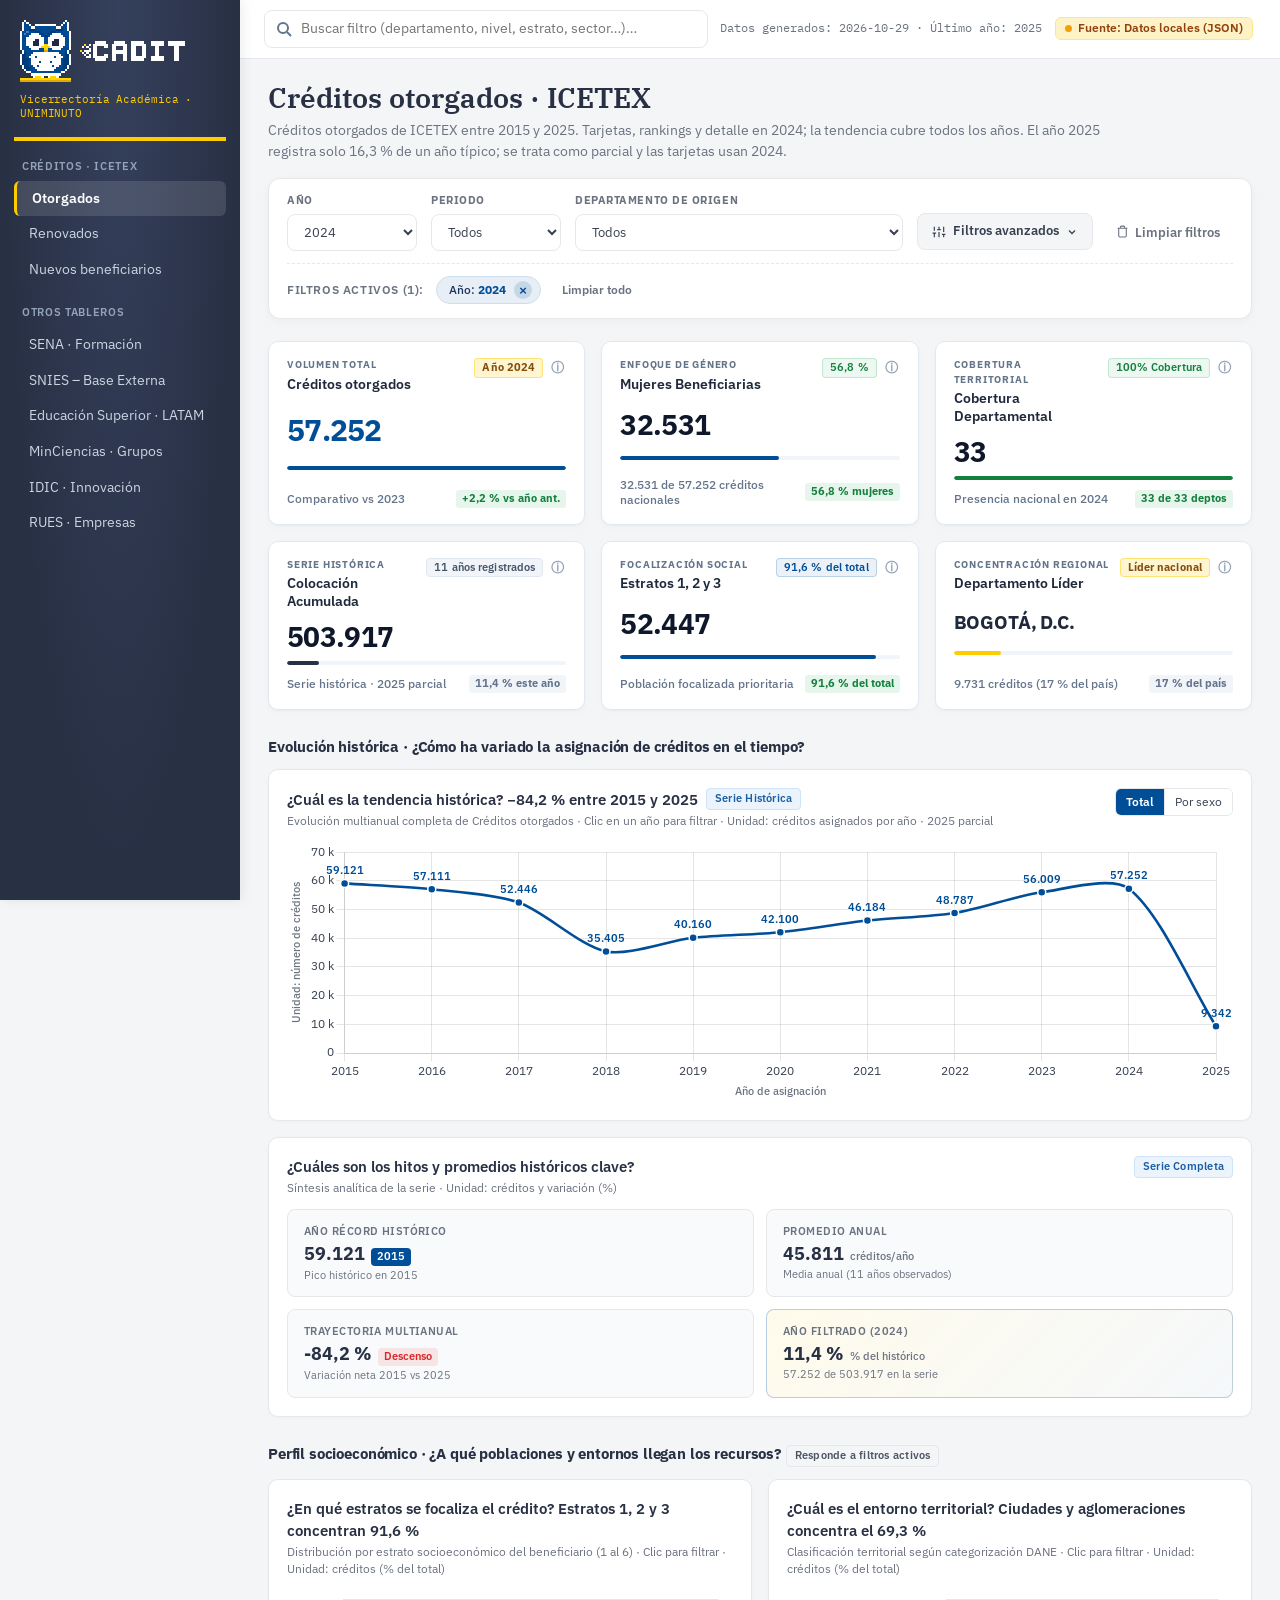
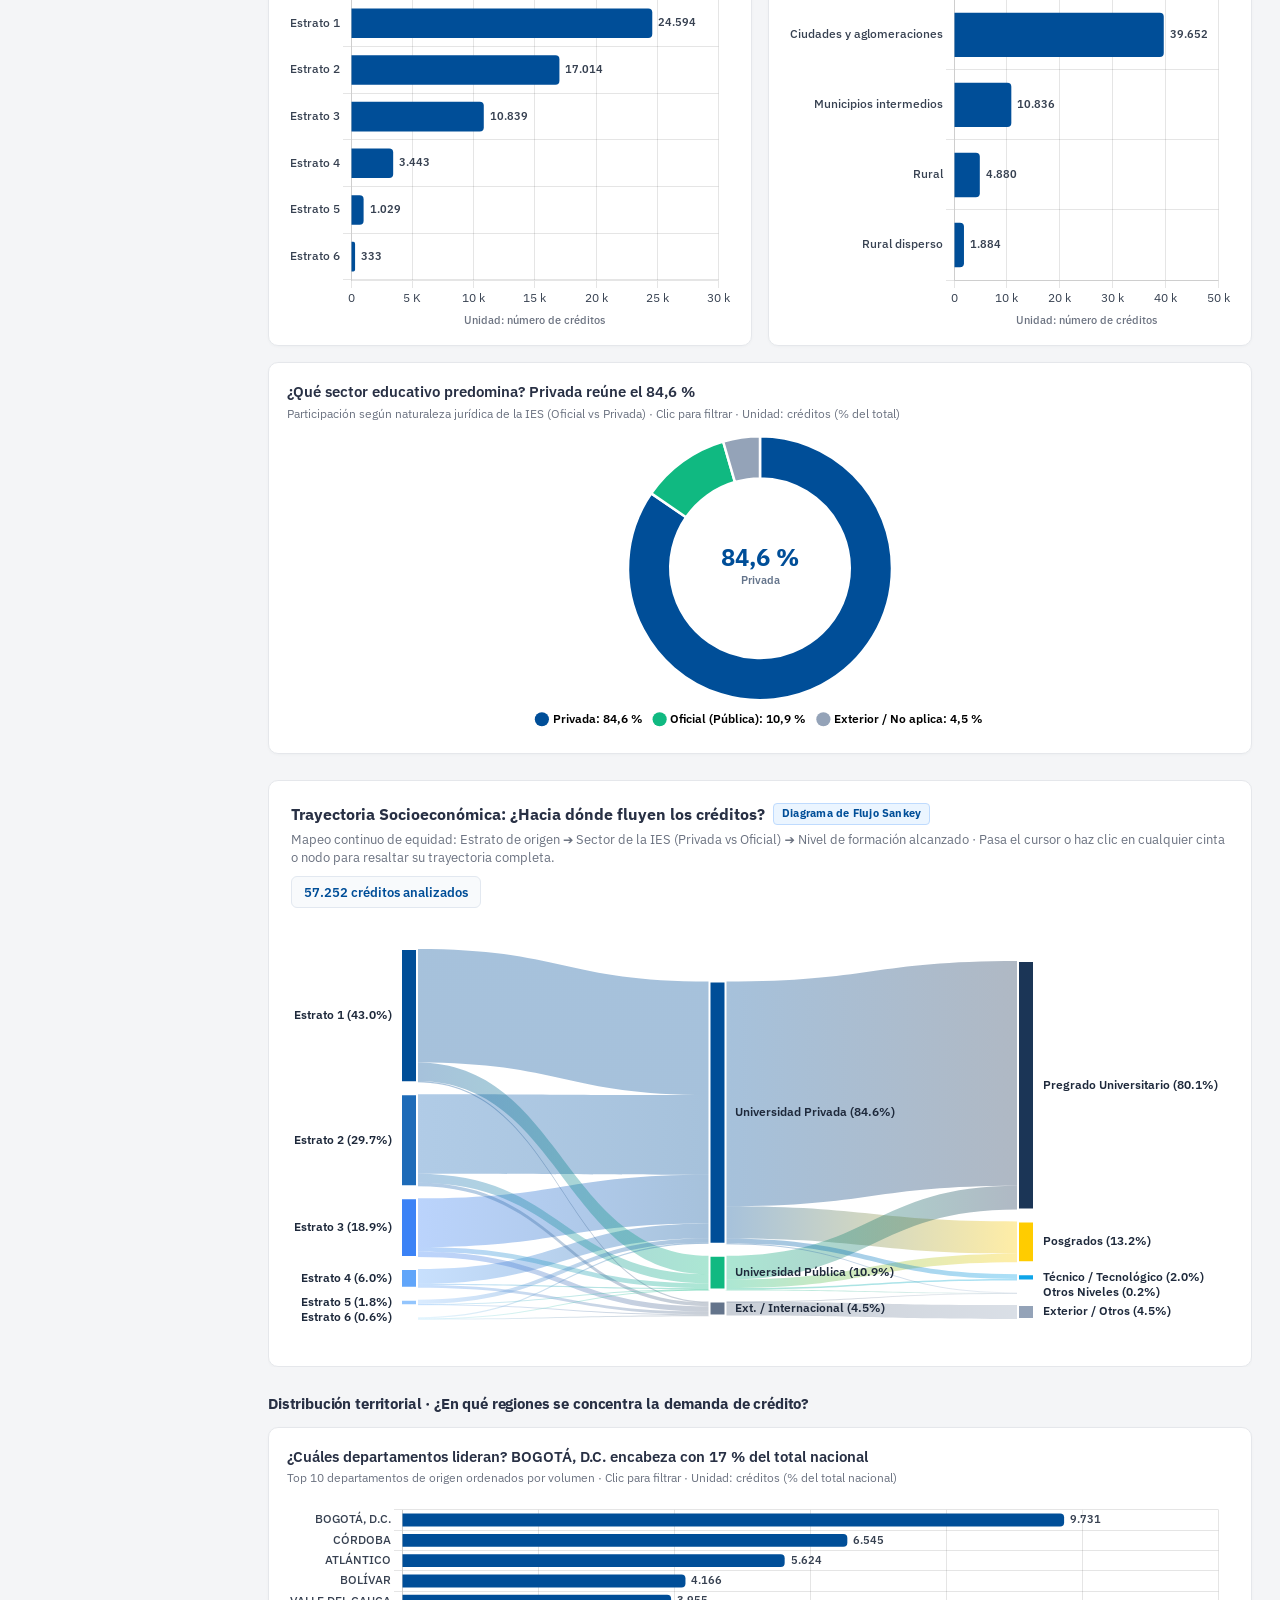
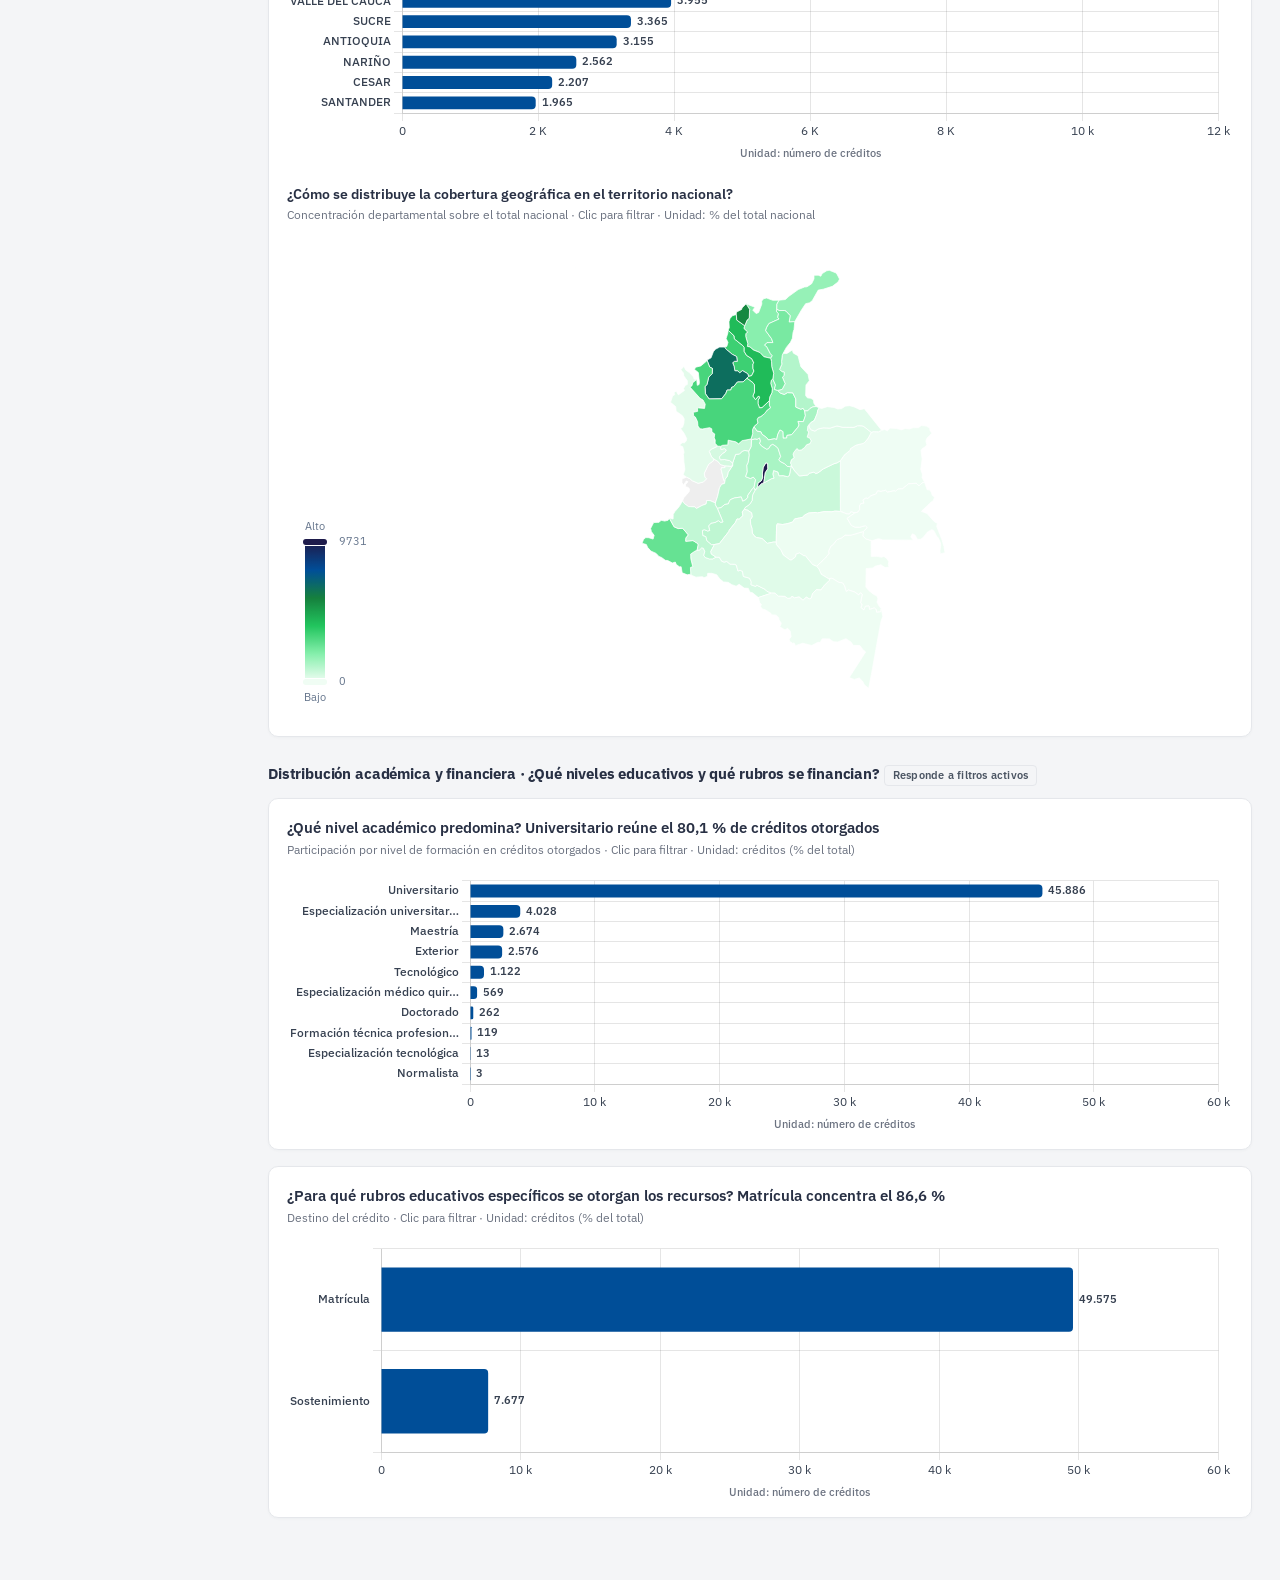
<file: icetex.html>
<!doctype html>

<html lang="es">



<head>

  <meta charset="utf-8">

  <meta name="viewport" content="width=device-width, initial-scale=1">

  <title>Tablero ICETEX · CADIT</title>

  <link rel="icon" href="manual%20de%20marca/files/02-Buho/CADIT-icono-cabeza.svg">

  <!-- Tipografía de marca; sin internet el navegador usa su sans-serif. -->

  <link rel="stylesheet"
    href="https://fonts.googleapis.com/css2?family=IBM+Plex+Mono&family=IBM+Plex+Sans:wght@400;600&family=IBM+Plex+Serif:wght@600&display=swap">

  <script src="vendor/chart.umd.min.js"></script>

  <script src="vendor/jspdf.umd.min.js"></script>

  <script src="vendor/xlsx.full.min.js"></script>

  <script src="vendor/echarts.min.js"></script>

  <script>

    if (!window.echarts) {

      document.write('<script src="https://cdn.jsdelivr.net/npm/echarts@5.5.0/dist/echarts.min.js"><\/script>');

    }

  </script>

  <link rel="stylesheet" href="estilo-cadit.css"> <!-- estilo común de los tableros CADIT -->

  <style>
    :root {

      --marino: #283044;

      /* Azul oscuro: barra lateral y fondo navegacion */

      --amarillo: #FFCC00;

      /* Amarillo: botones de exportacion, acentos, highlights */

      --azul: #004E98;

      /* Azul primario: visualizacion de datos, barras solidas */

      --niebla: #F4F5F7;

      /* Gris claro: estructura de tabla y fondos */

      --texto: #374151;

      /* Gris oscuro: tipografia principal, listas y cifras */

      --azul-claro: #2A70B8;

      /* Azul interactivo / hover */

      --azul-sombra: #1B3556;

      --ocre: #E6B800;

      /* Hover para botones amarillos */

      --suave: #6B7280;

      /* Gris neutro para subtitulos y notas */

      --borde: #E5E7EB;

      /* Bordes de paneles y tablas */

    }



    /* Ajustes de estilo especificos para la paleta de ICETEX */

    .lateral {

      background: radial-gradient(ellipse at top, #35405c, #283044 70%) !important;

    }



    .lateral .marca {

      border-bottom: 4px solid #FFCC00 !important;

    }



    .lateral .contexto {

      color: #FFCC00 !important;

    }



    .lateral button.activa {

      border-left-color: #FFCC00 !important;

    }



    .acciones button {

      background: #FFCC00 !important;

      color: #283044 !important;

    }



    .acciones button:hover {

      background: #E6B800 !important;

    }



    th {

      background: #F4F5F7 !important;

      color: #374151 !important;

    }



    table {

      color: #374151 !important;

    }



    tr.clic:hover td {

      background: #F4F5F7 !important;

    }





    /* ─── Contenedor de KPIs Ejecutivos (Plantilla Maestra CADIT) ─── */

    /* ─── Contenedor de KPIs Ejecutivos (3x2 en desktop para evitar truncamiento) ─── */
    .kpis {
      display: grid;
      grid-template-columns: repeat(3, minmax(0, 1fr));
      gap: 16px;
      margin-bottom: 26px;
      align-items: stretch;
    }

    @media (max-width: 980px) {
      .kpis {
        grid-template-columns: repeat(2, minmax(0, 1fr));
        gap: 12px;
      }
    }

    @media (max-width: 540px) {
      .kpis {
        grid-template-columns: 1fr;
        gap: 10px;
      }
    }

    .kpi-card {

      min-width: 0;

      background: #FFFFFF;

      border: 1px solid #E2E8F0;

      border-radius: 10px;

      padding: 16px 18px;

      text-align: left;

      font: inherit;

      color: inherit;

      display: flex;

      flex-direction: column;

      justify-content: space-between;

      min-height: 142px;

      box-sizing: border-box;

      position: relative;

      box-shadow: 0 1px 2px rgba(15, 23, 42, 0.04), 0 3px 8px rgba(15, 23, 42, 0.02);

      transition: border-color .2s ease, box-shadow .2s ease, transform .2s cubic-bezier(0.16, 1, 0.3, 1);

      animation: fadeSlideUp .3s cubic-bezier(0.16, 1, 0.3, 1) both;

    }



    /* Tarjetas interactivas (con filtro) */

    button.kpi-card {

      cursor: pointer;

      width: 100%;

      appearance: none;

      -webkit-appearance: none;

      background: #FFFFFF;

    }



    button.kpi-card:hover {

      border-color: #004E98;

      box-shadow: 0 6px 20px rgba(0, 78, 152, 0.1);

      transform: translateY(-2px);

    }



    button.kpi-card:hover .kpi-card-action-icon {

      opacity: 1;

      transform: translate(2px, -2px);

      color: #004E98;

    }



    button.kpi-card:active {

      transform: translateY(0);

    }



    /* Cabecera de tarjeta: Kicker de categoría + Badges / Acciones */

    .kpi-card-header {

      display: flex;

      justify-content: space-between;

      align-items: flex-start;

      gap: 10px;

      margin-bottom: 6px;

    }



    .kpi-card-meta {

      display: flex;

      flex-direction: column;

      gap: 2px;

      min-width: 0;
      flex: 1;

    }



    .kpi-card-kicker {

      font-size: 10px;

      font-weight: 700;

      text-transform: uppercase;

      letter-spacing: .08em;

      color: #64748B;

    }



    .kpi-card-title {
      font-size: 13.5px;
      font-weight: 600;
      color: #1E293B;
      white-space: normal;
      word-break: normal;
      margin: 0;
      line-height: 1.35;
    }



    .kpi-card-aside {

      display: flex;

      align-items: center;

      gap: 6px;

      flex-shrink: 0;

      position: relative;

      scroll-margin-top: 80px;

    }



    .kpi-info-btn {

      background: transparent;

      border: none;

      color: #94A3B8;

      font-size: 13px;

      font-weight: 700;

      line-height: 1;

      padding: 2px;

      cursor: pointer;

      border-radius: 50%;

      display: inline-flex;

      align-items: center;

      justify-content: center;

      transition: color .15s ease, transform .15s ease;

    }



    .kpi-info-btn:hover {

      color: #004E98;

      transform: scale(1.15);

    }



    .popup-info-kpi {

      display: none;

      position: absolute;

      top: calc(100% + 6px);

      right: 0;

      width: 250px;

      background: #FFFFFF;

      border: 1px solid #CBD5E1;

      border-radius: 8px;

      padding: 12px 14px;

      box-shadow: 0 10px 25px -5px rgba(0, 0, 0, 0.15), 0 8px 10px -6px rgba(0, 0, 0, 0.1);

      z-index: 50;

      text-align: left;

      font-size: 11.5px;

      line-height: 1.4;

      color: #334155;

      pointer-events: none;

    }



    .kpi-card-aside:hover .popup-info-kpi {

      display: block;

    }



    .popup-info-header {

      font-weight: 700;

      color: #004E98;

      margin-bottom: 6px;

      font-size: 12px;

      border-bottom: 1px solid #F1F5F9;

      padding-bottom: 4px;

    }



    .popup-info-meta {

      margin-top: 8px;

      padding-top: 6px;

      border-top: 1px dashed #E2E8F0;

      font-size: 10px;

      color: #64748B;

      font-style: italic;

    }



    /* Badges sobrios y de alta legibilidad */

    .kpi-badge {

      font-size: 10.5px;

      font-weight: 600;

      padding: 2px 7px;

      border-radius: 4px;

      white-space: nowrap;

      letter-spacing: .01em;

      line-height: 1.3;

    }



    .kpi-badge.badge-primary {

      background: rgba(0, 78, 152, 0.08);

      color: #004E98;

      border: 1px solid rgba(0, 78, 152, 0.2);

    }



    .kpi-badge.badge-gold {

      background: rgba(255, 204, 0, 0.18);

      color: #854D0E;

      border: 1px solid rgba(255, 204, 0, 0.45);

      font-weight: 700;

    }



    .kpi-badge.badge-neutral {

      background: #F1F5F9;

      color: #475569;

      border: 1px solid #E2E8F0;

    }



    .kpi-badge.badge-success {

      background: rgba(22, 163, 74, 0.08);

      color: #15803D;

      border: 1px solid rgba(22, 163, 74, 0.2);

    }



    /* Flecha sutil de affordance interactivo */

    .kpi-card-action-icon {

      font-size: 13px;

      color: #94A3B8;

      opacity: 0.4;

      transition: all .2s ease;

      line-height: 1;

    }



    /* Cuerpo: Cifra principal con tipografía tabular */

    .kpi-card-body {

      display: flex;

      justify-content: space-between;

      align-items: baseline;

      gap: 12px;

      margin: 4px 0 2px;

    }



    .kpi-card-val {
      font-size: 28px;
      font-weight: 700;
      color: #0F172A;
      font-variant-numeric: tabular-nums;
      font-feature-settings: 'tnum';
      letter-spacing: -0.025em;
      line-height: 1.15;
      overflow: visible;
    }



    .kpi-card-val.val-hero {

      font-size: 30px;

      font-weight: 800;

      color: #004E98;

    }



    .kpi-card-val.val-text {

      font-size: 19px;

      font-weight: 700;

      color: #1E293B;

      letter-spacing: -0.01em;

    }



    .kpi-card-spark-wrap {

      flex-shrink: 0;

    }



    /* Sparkline refinada en azul CADIT */

    .spark {

      display: block;

      width: 90px;

      height: 28px;

      overflow: visible;

    }



    /* Micro-barras de proporción institucional */

    .kpi-card-track {

      width: 100%;

      height: 4px;

      background: #F1F5F9;

      border-radius: 2px;

      overflow: hidden;

      margin: 6px 0 4px;

      display: flex;

    }



    .kpi-card-track-fill {

      height: 100%;

      border-radius: 2px;

      transition: width 0.6s cubic-bezier(0.16, 1, 0.3, 1);

    }



    /* Pie de tarjeta */

    .kpi-card-footer {
      display: flex;
      justify-content: space-between;
      align-items: center;
      gap: 8px;
      margin-top: 6px;
      flex-wrap: wrap;
    }



    .kpi-card-sub {
      font-size: 11.5px;
      font-weight: 500;
      color: #64748B;
      white-space: normal;
      margin: 0;
      line-height: 1.35;
      flex: 1;
      min-width: 0;
    }



    /* Indicador delta porcentual */

    .kpi-delta {

      display: inline-flex;

      align-items: center;

      gap: 3px;

      font-size: 11px;

      font-weight: 700;

      padding: 1px 6px;

      border-radius: 3px;

    }

    .kpi-delta.delta-up {

      background: rgba(22, 163, 74, 0.1);

      color: #15803D;

    }

    .kpi-delta.delta-down {

      background: rgba(220, 38, 38, 0.1);

      color: #B91C1C;

    }

    .kpi-delta.delta-neutral {

      background: #F1F5F9;

      color: #64748B;

    }



    /* ─── Sistema de Filtros: Prioritarios + Desplegable Avanzado ─── */

    .area-filtros {

      background: #FFFFFF;

      border: 1px solid var(--borde);

      border-radius: 12px;

      padding: 14px 18px;

      margin-bottom: 22px;

      box-shadow: 0 2px 8px rgba(33, 40, 68, 0.04);

    }



    .filtros-prioritarios {

      display: flex;

      flex-wrap: wrap;

      gap: 14px;

      align-items: flex-end;

    }



    .filtro-campo {

      display: flex;

      flex-direction: column;

      gap: 5px;

      min-width: 130px;

    }



    .filtro-campo-depto {

      min-width: 220px;

      flex: 1;

      max-width: 340px;

    }



    .filtro-campo label {

      font-size: 11px;

      font-weight: 700;

      text-transform: uppercase;

      letter-spacing: .05em;

      color: var(--suave);

    }



    .filtro-campo select {

      padding: 8px 12px;

      border: 1.5px solid var(--borde);

      border-radius: 8px;

      font: inherit;

      font-size: 13px;

      color: var(--texto);

      background: #FFFFFF;

      cursor: pointer;

      transition: border-color .2s ease, box-shadow .2s ease;

    }



    .filtro-campo select:focus {

      outline: 0;

      border-color: var(--azul);

      box-shadow: 0 0 0 3px rgba(0, 78, 152, 0.15);

    }



    .filtros-acciones {

      display: flex;

      gap: 10px;

      align-items: center;

      margin-left: auto;

      padding-bottom: 1px;

    }



    .btn-avanzados {

      display: inline-flex;

      align-items: center;

      gap: 7px;

      padding: 8px 14px;

      background: var(--niebla);

      border: 1.5px solid var(--borde);

      border-radius: 8px;

      font: inherit;

      font-size: 13px;

      font-weight: 600;

      color: var(--texto);

      cursor: pointer;

      transition: all .2s ease;

    }



    .btn-avanzados:hover {

      background: #EAEFF6;

      border-color: var(--azul);

      color: var(--azul);

    }



    .btn-avanzados.con-filtros {

      background: rgba(0, 78, 152, 0.08);

      border-color: var(--azul);

      color: var(--azul);

    }



    .badge-avanzados-conteo {

      background: var(--azul);

      color: #FFFFFF;

      font-size: 11px;

      font-weight: 700;

      width: 18px;

      height: 18px;

      border-radius: 50%;

      display: inline-flex;

      align-items: center;

      justify-content: center;

    }



    .icono-flecha {

      transition: transform .25s ease;

    }



    .btn-avanzados[aria-expanded="true"] .icono-flecha {

      transform: rotate(180deg);

    }



    .btn-limpiar {

      display: inline-flex;

      align-items: center;

      gap: 6px;

      padding: 8px 12px;

      background: transparent;

      border: 1.5px solid transparent;

      border-radius: 8px;

      font: inherit;

      font-size: 12.5px;

      font-weight: 600;

      color: var(--suave);

      cursor: pointer;

      transition: all .2s ease;

    }



    .btn-limpiar:hover {

      color: var(--baja);

      background: rgba(239, 68, 68, 0.08);

      border-color: rgba(239, 68, 68, 0.2);

    }



    /* Panel Desplegable de Avanzados */

    .panel-filtros-avanzados {

      margin-top: 14px;

      padding-top: 14px;

      border-top: 1px solid #EDF0F5;

      animation: fadeSlideUp .25s cubic-bezier(0.16, 1, 0.3, 1) both;

    }



    .avanzados-cab {

      display: flex;

      align-items: baseline;

      gap: 8px;

      margin-bottom: 12px;

    }



    .avanzados-cab span {

      font-size: 11.5px;

      font-weight: 700;

      color: var(--marino);

      text-transform: uppercase;

      letter-spacing: .05em;

    }



    .avanzados-cab small {

      font-size: 12px;

      color: var(--suave);

    }



    .avanzados-grid {

      display: grid;

      grid-template-columns: repeat(auto-fill, minmax(180px, 1fr));

      gap: 12px;

    }



    /* Barra de Chips de Filtros Activos */

    .chips-barra {

      display: flex;

      flex-wrap: wrap;

      gap: 8px;

      align-items: center;

      margin-top: 12px;

      padding-top: 12px;

      border-top: 1px dashed #E5E7EB;

    }



    .chips-label {

      font-size: 11.5px;

      font-weight: 700;

      text-transform: uppercase;

      letter-spacing: .05em;

      color: var(--suave);

      margin-right: 2px;

    }



    .chip {

      display: inline-flex;

      align-items: center;

      gap: 8px;

      background: #E8EEF5;

      border: 1px solid #CFDEEE;

      color: #1A365D;

      border-radius: 999px;

      padding: 4px 8px 4px 12px;

      font-size: 12px;

      font-weight: 500;

      animation: popIn .2s cubic-bezier(0.16, 1, 0.3, 1) both;

      transition: transform .15s ease, background-color .15s ease, border-color .15s ease;

    }



    .chip:hover {

      background: #DCE7F3;

      border-color: var(--azul);

    }



    .chip span b {

      color: var(--azul);

      font-weight: 700;

    }



    .chip button {

      border: 0;

      background: rgba(0, 78, 152, 0.15);

      color: var(--azul);

      border-radius: 50%;

      width: 18px;

      height: 18px;

      display: inline-flex;

      align-items: center;

      justify-content: center;

      cursor: pointer;

      line-height: 1;

      font-size: 13px;

      font-weight: 700;

      padding: 0;

      transition: background-color .15s ease, color .15s ease, transform .1s ease;

    }



    .chip button:hover {

      background: var(--baja);

      color: #FFFFFF;

      transform: scale(1.1);

    }



    /* Badges de Alcance / Resonancia de Filtros en Paneles */

    .panel-tag-alcance {

      display: inline-flex;

      align-items: center;

      gap: 4px;

      font-size: 11px;

      font-weight: 600;

      padding: 2px 8px;

      border-radius: 4px;

      letter-spacing: .02em;

    }



    .tag-multianual {

      background: #EBF3FC;

      color: #1A5FA4;

      border: 1px solid #CFE2F7;

    }



    .tag-territorial {

      background: #FEF7D6;

      color: #7A5E00;

      border: 1px solid #FCECB0;

    }



    .tag-reactivo {

      background: #F4F5F7;

      color: #4B5563;

      border: 1px solid #E5E7EB;

    }



    /* chips antiguos removidos */

    .chips-antiguos {

      display: flex;

      flex-wrap: wrap;

      gap: 8px;

      margin: -6px 0 18px;

      align-items: center;

    }



    .chips-barra:empty {

      display: none;

    }



    .chips-label {

      font-size: 12px;

      color: var(--suave);

      font-weight: 600;

      margin-right: 4px;

    }



    .panel-cab {

      display: flex;

      justify-content: space-between;

      align-items: flex-start;

      gap: 10px;

      flex-wrap: wrap;

    }



    .toggle-serie {

      display: inline-flex;

      border: 1px solid var(--borde);

      border-radius: 6px;

      overflow: hidden;

      background: #fff;

    }



    .btn-toggle {

      background: #fff;

      border: 0;

      padding: 4px 10px;

      font: inherit;

      font-size: 12px;

      color: var(--texto);

      cursor: pointer;

    }



    .btn-toggle:not(:last-child) {

      border-right: 1px solid var(--borde);

    }



    .btn-toggle:hover {

      background: var(--niebla);

    }



    .btn-toggle.activa {

      background: var(--azul);

      color: #fff;

      font-weight: 600;

    }



    /* ── Cuadrícula analítica fluida al 100% de la pantalla (Norma CADIT) ── */

    main {

      width: 100%;

      min-width: 0;

      box-sizing: border-box;

      flex: 1;

    }



    .panel {

      background: var(--panel);

      border: 1px solid var(--borde);

      border-radius: 10px;

      padding: 18px;

      display: flex;

      flex-direction: column;

      transition: box-shadow .2s ease, border-color .2s ease;

      box-shadow: 0 1px 3px rgba(40, 48, 68, 0.03);

    }



    .panel:hover {

      box-shadow: 0 4px 14px rgba(0, 78, 152, .08);

    }



    .panel .grafico {

      flex: 1;

      min-height: 260px;

      height: clamp(260px, 35vh, 340px);

      width: 100%;

      min-width: 0;

      position: relative;

      overflow: hidden;

    }



    .panel .grafico canvas {

      max-width: 100% !important;

      display: block;

    }



    /* Sección 2: Cuadrícula Tendencia Multianual (1.55fr Gráfico : 1fr Síntesis de Hitos) */

    .cuadricula-tendencia {

      display: grid;

      grid-template-columns: 1.55fr 1fr;

      gap: 16px;

      margin-bottom: 26px;

      align-items: stretch;

      min-width: 0;

    }



    .panel-hitos {

      display: flex;

      flex-direction: column;

      justify-content: space-between;

    }



    .hitos-grid {

      display: grid;

      grid-template-columns: 1fr 1fr;

      gap: 12px;

      flex: 1;

      align-content: stretch;

    }



    .hito-card {

      background: #F8FAFC;

      border: 1px solid #E5E7EB;

      border-radius: 8px;

      padding: 14px 16px;

      display: flex;

      flex-direction: column;

      justify-content: center;

      transition: background-color .15s ease, border-color .15s ease, transform .15s ease, box-shadow .15s ease;

    }



    .hito-card:hover {

      background: #FFFFFF;

      border-color: #004E98;

      transform: translateY(-2px);

      box-shadow: 0 4px 12px rgba(0, 78, 152, 0.06);

    }



    .hito-card.hito-destacado {

      background: linear-gradient(135deg, rgba(255, 204, 0, 0.08) 0%, rgba(0, 78, 152, 0.04) 100%);

      border-color: rgba(0, 78, 152, 0.25);

    }



    .hito-contenido {

      display: flex;

      flex-direction: column;

      min-width: 0;

      flex: 1;

    }



    .hito-label {

      font-size: 11px;

      font-weight: 600;

      text-transform: uppercase;

      letter-spacing: .04em;

      color: #6B7280;

      margin-bottom: 3px;

    }



    .hito-valor-fila {

      display: flex;

      align-items: baseline;

      gap: 6px;

      flex-wrap: wrap;

    }



    .hito-valor {

      font-size: 18px;

      font-weight: 700;

      color: #283044;

      font-variant-numeric: tabular-nums;

      line-height: 1.2;

    }



    .hito-badge {

      background: #004E98;

      color: #FFFFFF;

      font-size: 11px;

      font-weight: 600;

      padding: 1px 6px;

      border-radius: 4px;

    }



    .hito-tag {

      font-size: 11px;

      font-weight: 600;

      padding: 1px 6px;

      border-radius: 4px;

    }



    .hito-tag.sube {

      background: rgba(16, 185, 129, 0.12);

      color: #059669;

    }



    .hito-tag.baja {

      background: rgba(239, 68, 68, 0.12);

      color: #DC2626;

    }



    .hito-unidad {

      font-size: 11px;

      color: #6B7280;

      font-weight: 500;

    }



    .hito-sub {

      font-size: 11px;

      color: #6B7280;

      margin-top: 3px;

      line-height: 1.25;

    }



    /* Sección 3: Cuadrícula Perfil Social (Estrato 1.3fr : Ruralidad 1.05fr : Sector 0.75fr) */

    .cuadricula-social {

      display: grid;

      grid-template-columns: 1.3fr 1.05fr 0.75fr;

      gap: 16px;

      margin-bottom: 26px;

      align-items: stretch;

      min-width: 0;

    }







    /* Contenedor responsivo para el Diagrama de Sankey con scroll táctil en pantallas angostas */

    .panel-contenedor-sankey,

    .panel-contenedor-sankey .panel {

      min-width: 0;

      max-width: 100%;

      overflow: hidden;

    }



    .sankey-scroll-wrapper {

      width: 100%;

      max-width: 100%;

      min-width: 0;

      overflow-x: auto;

      -webkit-overflow-scrolling: touch;

      scrollbar-width: thin;

      scrollbar-color: #CBD5E1 #F1F5F9;

      position: relative;

    }



    .sankey-scroll-wrapper::-webkit-scrollbar {

      height: 6px;

    }



    .sankey-scroll-wrapper::-webkit-scrollbar-track {

      background: #F1F5F9;

      border-radius: 999px;

    }



    .sankey-scroll-wrapper::-webkit-scrollbar-thumb {

      background: #CBD5E1;

      border-radius: 999px;

    }



    .panel .sankey-grafico-inner,
    .sankey-scroll-wrapper #g-sankey-socioeconomico {

      height: 480px;

      min-height: 420px;

      width: 100%;

      min-width: 680px;

      position: relative;

    }



    .sankey-hint-movil {

      display: none;

      font-size: 11.5px;

      font-weight: 500;

      color: #64748B;

      background: #F8FAFC;

      border: 1px dashed #CBD5E1;

      padding: 4px 10px;

      border-radius: 6px;

      margin-top: 8px;

      align-items: center;

      gap: 6px;

      width: fit-content;

    }



    @media (max-width: 768px) {

      .sankey-hint-movil {

        display: inline-flex;

      }

      .panel .sankey-grafico-inner,
      .sankey-scroll-wrapper #g-sankey-socioeconomico {

        height: 440px;

        min-height: 380px;

      }

    }



    /* Sección 4: Cuadrícula Territorial (Mapa 1.15fr : Ranking 1fr) */

    .panel-contenedor-territorial {

      margin-bottom: 26px;

    }



    /* Ficha de Síntesis Territorial (Fondo Blanco + Popup Ejecutivo de Alta Gama) */

    .ficha-territorial-activa {

      background: #FFFFFF;

      border: 1px solid #CBD5E1;

      border-top: 3.5px solid #004E98;

      border-radius: 12px;

      padding: 18px 22px;

      margin-bottom: 22px;

      box-shadow: 0 4px 6px -1px rgba(0, 0, 0, 0.04), 0 16px 36px -4px rgba(0, 78, 152, 0.12), 0 0 0 1px rgba(0, 78, 152, 0.06);

      color: #0F172A;

      position: relative;

    }



    .ficha-territorial-activa.popup-activa {

      animation: popupFichaTerritorial 0.7s cubic-bezier(0.16, 1, 0.3, 1) both;

      will-change: transform, opacity;

    }



    @keyframes popupFichaTerritorial {

      0% {

        opacity: 0;

        transform: translateY(-24px) scale(0.965);

        filter: blur(5px);

      }

      65% {

        opacity: 1;

        transform: translateY(2px) scale(1.003);

        filter: blur(0);

      }

      100% {

        opacity: 1;

        transform: translateY(0) scale(1);

      }

    }



    /* Entrada escalonada de las 4 sub-tarjetas para mayor suavidad */

    .ficha-territorial-activa.popup-activa .ficha-metrica-card:nth-child(1) {

      animation: fichaCardIn 0.55s cubic-bezier(0.16, 1, 0.3, 1) 0.12s both;

    }

    .ficha-territorial-activa.popup-activa .ficha-metrica-card:nth-child(2) {

      animation: fichaCardIn 0.55s cubic-bezier(0.16, 1, 0.3, 1) 0.20s both;

    }

    .ficha-territorial-activa.popup-activa .ficha-metrica-card:nth-child(3) {

      animation: fichaCardIn 0.55s cubic-bezier(0.16, 1, 0.3, 1) 0.28s both;

    }

    .ficha-territorial-activa.popup-activa .ficha-metrica-card:nth-child(4) {

      animation: fichaCardIn 0.55s cubic-bezier(0.16, 1, 0.3, 1) 0.36s both;

    }



    @keyframes fichaCardIn {

      0% {

        opacity: 0;

        transform: translateY(12px);

      }

      100% {

        opacity: 1;

        transform: translateY(0);

      }

    }



    .ficha-territorial-cab {

      display: flex;

      justify-content: space-between;

      align-items: center;

      flex-wrap: wrap;

      gap: 12px;

      padding-bottom: 12px;

      margin-bottom: 14px;

      border-bottom: 1px solid #E2E8F0;

    }



    .ficha-territorial-info {

      display: flex;

      align-items: center;

      gap: 10px;

      flex-wrap: wrap;

    }



    .ficha-tag {

      background: rgba(0, 78, 152, 0.08);

      color: #004E98;

      font-size: 11px;

      font-weight: 700;

      text-transform: uppercase;

      letter-spacing: .06em;

      padding: 3px 9px;

      border-radius: 4px;

      border: 1px solid rgba(0, 78, 152, 0.2);

    }



    .ficha-nombre {

      font-size: 21px;

      font-weight: 800;

      margin: 0;

      color: #0F172A;

      letter-spacing: -.02em;

      line-height: 1.2;

    }



    .ficha-ranking-badge {

      background: #004E98;

      color: #FFFFFF;

      font-size: 11.5px;

      font-weight: 700;

      padding: 3px 9px;

      border-radius: 4px;

      letter-spacing: .02em;

    }



    .btn-quitar-ficha {

      background: #F8FAFC;

      color: #475569;

      border: 1px solid #CBD5E1;

      border-radius: 6px;

      padding: 6px 14px;

      font-size: 12px;

      font-weight: 600;

      cursor: pointer;

      display: inline-flex;

      align-items: center;

      gap: 6px;

      transition: all .18s ease;

    }



    .btn-quitar-ficha:hover {

      background: #004E98;

      color: #FFFFFF;

      border-color: #004E98;

      box-shadow: 0 4px 12px rgba(0, 78, 152, 0.18);

    }



    .ficha-metricas-grid {

      display: grid;

      grid-template-columns: repeat(4, 1fr);

      gap: 14px;

    }



    @media (max-width: 960px) {

      .ficha-metricas-grid {

        grid-template-columns: 1fr 1fr;

      }

    }



    @media (max-width: 550px) {

      .ficha-metricas-grid {

        grid-template-columns: 1fr;

      }

    }



    .ficha-metrica-card {

      background: #F8FAFC;

      border: 1px solid #E2E8F0;

      border-radius: 8px;

      padding: 12px 14px;

      display: flex;

      flex-direction: column;

      transition: all .2s ease;

    }



    .ficha-metrica-card:hover {

      border-color: #004E98;

      background: #FFFFFF;

      box-shadow: 0 4px 12px rgba(0, 78, 152, 0.08);

      transform: translateY(-2px);

    }



    .ficha-metrica-card.ficha-destacada {

      background: rgba(0, 78, 152, 0.04);

      border-color: rgba(0, 78, 152, 0.25);

    }



    .ficha-metrica-label {

      font-size: 10.5px;

      font-weight: 700;

      text-transform: uppercase;

      letter-spacing: .06em;

      color: #64748B;

      margin-bottom: 4px;

    }



    .ficha-metrica-num-fila {

      display: flex;

      align-items: baseline;

      gap: 6px;

      flex-wrap: wrap;

    }



    .ficha-metrica-val {

      font-size: 22px;

      font-weight: 800;

      color: #0F172A;

      font-variant-numeric: tabular-nums;

      font-feature-settings: 'tnum';

      line-height: 1.15;

      letter-spacing: -0.02em;

    }



    .ficha-metrica-val.acento {

      color: #004E98;

    }



    .ficha-metrica-unit {

      font-size: 11px;

      color: #64748B;

      font-weight: 500;

    }



    .ficha-metrica-badge {

      font-size: 11px;

      font-weight: 700;

      padding: 2px 7px;

      border-radius: 4px;

      line-height: 1.3;

    }



    .ficha-metrica-badge.fem {

      background: rgba(79, 70, 229, 0.1);

      color: #4338CA;

      border: 1px solid rgba(79, 70, 229, 0.25);

    }



    .ficha-metrica-badge.masc {

      background: rgba(0, 78, 152, 0.1);

      color: #004E98;

      border: 1px solid rgba(0, 78, 152, 0.25);

    }



    .ficha-metrica-sub {

      font-size: 11px;

      color: #64748B;

      margin-top: 4px;

      font-weight: 500;

    }



    .cuadricula-territorial {

      display: grid;

      grid-template-columns: 1fr 1.15fr;

      gap: 24px;

      align-items: stretch;

      min-height: 480px;

      min-width: 0;

    }



    .mapa-ranking-wrapper {

      display: flex;

      flex-direction: column;

      min-width: 0;

      width: 100%;

    }



    .mapa-colombia-columna {

      display: flex;

      flex-direction: column;

      min-width: 0;

      width: 100%;

      height: 100%;

    }



    /* Leyenda del mapa destacada con aclaración de porcentajes nacionales */

    .mapa-leyenda-bloque {

      background: #F8FAFC;

      border: 1px solid #E5E7EB;

      border-radius: 8px;

      padding: 8px 12px;

      margin-bottom: 10px;

    }



    .mapa-leyenda-encabezado {

      display: flex;

      justify-content: space-between;

      align-items: center;

      margin-bottom: 6px;

      flex-wrap: wrap;

      gap: 4px;

    }



    .mapa-leyenda-titulo {

      font-size: 11px;

      font-weight: 700;

      text-transform: uppercase;

      letter-spacing: .04em;

      color: #283044;

    }



    .mapa-leyenda-aclaracion {

      font-size: 10.5px;

      color: #6B7280;

      font-style: italic;

    }



    .mapa-leyenda-filas {

      display: flex;

      align-items: center;

      gap: 12px;

      flex-wrap: wrap;

    }



    .mapa-leyenda-item {

      display: flex;

      align-items: center;

      gap: 5px;

      font-size: 11.5px;

      font-weight: 600;

      color: #374151;

    }



    .mapa-leyenda-caja {

      width: 16px;

      height: 12px;

      border-radius: 3px;

      border: 1px solid rgba(0, 0, 0, 0.25);

      box-shadow: 0 1px 2px rgba(0, 0, 0, 0.08);

    }



    /* Sección 5: Cuadrícula Académica y Financiera (Nivel Formación 1.45fr : Modalidad Crédito 1fr) */

    .cuadricula-academica {

      display: grid;

      grid-template-columns: 1.45fr 1fr;

      gap: 16px;

      margin-bottom: 26px;

      align-items: stretch;

      min-width: 0;

    }



    /* Rejilla fallback para compatibilidad */

    .rejilla {

      display: grid;

      grid-template-columns: repeat(auto-fit, minmax(320px, 1fr));

      gap: 16px;

      margin-bottom: 26px;

    }



    .panel-tendencia {

      grid-column: 1 / -1;

    }



    /* ── Reglas Responsive Adaptables a Laptops y Pantallas Ultra-Wide ── */

    @media (max-width: 1280px) {

      .cuadricula-tendencia {

        grid-template-columns: 1fr;

      }



      .cuadricula-social {

        grid-template-columns: 1fr 1fr;

      }



      .cuadricula-social .panel:nth-child(3) {

        grid-column: 1 / -1;

      }



      .cuadricula-territorial {

        grid-template-columns: 1fr;

      }



      .cuadricula-academica {

        grid-template-columns: 1fr;

      }

    }



    @media (max-width: 860px) {

      .cuadricula-social {

        grid-template-columns: 1fr;

      }



      .cuadricula-social .panel:nth-child(3) {

        grid-column: auto;

      }



      .hitos-grid {

        grid-template-columns: 1fr;

      }

    }



    /* Controles y comportamiento de Zoom & Pan para el mapa de Colombia */

    .mapa-colombia-wrapper {

      position: relative;

      display: flex;

      justify-content: center;

      align-items: center;

      width: 100%;

      min-width: 0;

      flex: 1;

      min-height: 380px;

      max-height: 540px;

      background: #F4F5F7;

      border-radius: 10px;

      border: 1px solid #E5E7EB;

      padding: 12px;

      box-sizing: border-box;

      overflow: hidden;

      transition: max-height .25s ease;

    }



    .mapa-colombia {

      width: 100%;

      height: 100%;

      min-width: 0;

      display: flex;

      justify-content: center;

      align-items: center;

      user-select: none;

      touch-action: pan-y;

    }



    .mapa-colombia.puede-arrastrar {

      cursor: grab;

    }



    .mapa-colombia.arrastrando {

      cursor: grabbing !important;

    }



    .mapa-colombia svg {

      width: 100%;

      height: 100%;

      min-width: 0;

      max-height: 500px;

      aspect-ratio: 848 / 964;

      display: block;

      transform-origin: center center;

      transition: transform .25s cubic-bezier(0.16, 1, 0.3, 1);

      filter: drop-shadow(0 2px 8px rgba(0, 78, 152, .12));

    }



    .mapa-colombia svg.sin-transicion {

      transition: none !important;

    }



    .mapa-zoom-controles {

      position: absolute;

      top: 10px;

      right: 10px;

      display: flex;

      flex-direction: column;

      gap: 4px;

      background: rgba(255, 255, 255, 0.95);

      border: 1px solid #E5E7EB;

      border-radius: 8px;

      padding: 3px;

      box-shadow: 0 4px 12px rgba(40, 48, 68, 0.1);

      z-index: 8;

    }



    .mapa-zoom-controles button {

      width: 26px;

      height: 26px;

      display: flex;

      align-items: center;

      justify-content: center;

      background: #FFFFFF;

      border: 1px solid #E5E7EB;

      border-radius: 6px;

      color: #283044;

      cursor: pointer;

      transition: background-color .15s ease, border-color .15s ease, transform .1s ease, color .15s ease;

      padding: 0;

    }



    .mapa-zoom-controles button:hover {

      background: #F4F5F7;

      border-color: #004E98;

      color: #004E98;

      transform: scale(1.06);

    }



    .mapa-zoom-controles button:active {

      transform: scale(0.94);

      background: #FFCC00;

      color: #283044;

    }



    .mapa-zoom-indicador {

      position: absolute;

      bottom: 10px;

      left: 10px;

      font-size: 11px;

      font-weight: 600;

      color: #4B5563;

      background: rgba(255, 255, 255, 0.92);

      padding: 3px 8px;

      border-radius: 5px;

      border: 1px solid #E5E7EB;

      pointer-events: none;

      z-index: 7;

      display: none;

    }



    .mapa-estado-seleccion {

      position: absolute;

      top: 10px;

      left: 10px;

      background: #283044;

      color: #FFFFFF;

      border: 1.5px solid #FFCC00;

      border-radius: 6px;

      padding: 3px 8px;

      font-size: 11px;

      display: flex;

      align-items: center;

      gap: 6px;

      box-shadow: 0 4px 12px rgba(0, 0, 0, 0.2);

      z-index: 8;

    }



    .mapa-estado-seleccion b {

      color: #FFCC00;

    }



    .mapa-estado-seleccion button {

      background: none;

      border: none;

      color: #FFFFFF;

      font-size: 13px;

      font-weight: 700;

      cursor: pointer;

      padding: 0 2px;

      line-height: 1;

    }



    .mapa-estado-seleccion button:hover {

      color: #FFCC00;

    }



    .mapa-colombia path {

      fill: #E2E8F0;

      stroke: #FFFFFF;

      stroke-width: 0.75px;

      cursor: pointer;

      transition: fill .2s ease, stroke .2s ease, stroke-width .2s ease, filter .2s ease, opacity .2s ease;

    }



    .mapa-colombia path:hover {

      filter: brightness(1.12) drop-shadow(0 2px 6px rgba(0, 78, 152, .4));

      stroke: #FFCC00 !important;

      stroke-width: 2.2px !important;

    }



    .mapa-colombia path.seleccionado {

      fill: #FFCC00 !important;

      stroke: #283044 !important;

      stroke-width: 2.8px !important;

      filter: drop-shadow(0 0 10px rgba(255, 204, 0, 0.95)) !important;

      opacity: 1 !important;

    }



    /* Tooltip estructurado con valor exacto y porcentaje nacional */

    .mapa-tooltip {

      position: absolute;

      pointer-events: none;

      background: rgba(40, 48, 68, .98);

      color: #fff;

      padding: 10px 14px;

      border-radius: 8px;

      font-size: 12px;

      line-height: 1.4;

      box-shadow: 0 8px 24px rgba(0, 0, 0, .35);

      z-index: 10;

      transform: translate(-50%, -115%);

      border: 1px solid rgba(255, 204, 0, .45);

      min-width: 200px;

    }



    .mapa-tooltip .tt-header {

      display: flex;

      justify-content: space-between;

      align-items: baseline;

      gap: 8px;

      margin-bottom: 6px;

      padding-bottom: 4px;

      border-bottom: 1px solid rgba(255, 255, 255, 0.12);

    }



    .mapa-tooltip .tt-dpto {

      color: #FFCC00;

      font-size: 13.5px;

      font-weight: 700;

    }



    .mapa-tooltip .tt-puesto {

      background: #004E98;

      color: #FFFFFF;

      font-size: 10.5px;

      font-weight: 600;

      padding: 1px 6px;

      border-radius: 4px;

    }



    .mapa-tooltip .tt-fila {

      display: flex;

      justify-content: space-between;

      gap: 12px;

      font-size: 11.5px;

      margin-bottom: 3px;

    }



    .mapa-tooltip .tt-label {

      color: #94A3B8;

    }



    .mapa-tooltip .tt-val {

      color: #F8FAFC;

      font-variant-numeric: tabular-nums;

    }



    .mapa-tooltip .tt-val.highlight {

      color: #FFCC00;

      font-weight: 700;

    }



    .mapa-tooltip .tt-footer {

      margin-top: 6px;

      padding-top: 4px;

      border-top: 1px dashed rgba(255, 255, 255, 0.15);

      font-size: 10.5px;

      color: #CBD5E1;

    }



    /* Media query movida a sección de cuadrículas */



    /* Adaptaciones Responsivas ICETEX para Móvil y Laptop */

    @media (max-width: 768px) {

      .filtros-prioritarios {

        flex-direction: column !important;

        align-items: stretch !important;

        gap: 10px;

      }



      .filtro-campo,
      .filtro-campo-depto {

        width: 100% !important;

        max-width: 100% !important;

        min-width: 0 !important;

      }



      .filtros-acciones {

        margin-left: 0 !important;

        width: 100% !important;

        display: flex;

        gap: 8px;

      }



      .btn-avanzados,
      .btn-limpiar {

        flex: 1;

        justify-content: center;

      }



      .mapa-colombia {

        touch-action: pan-y !important;

      }



      .mapa-colombia-wrapper {

        min-height: 320px !important;

        max-height: 420px !important;

        padding: 8px !important;

      }



      .mapa-colombia svg {

        max-height: 380px !important;

        min-height: 300px !important;

      }



      .ficha-territorial-activa {

        padding: 16px 14px;

      }



      .ficha-territorial-cab {

        flex-direction: column;

        align-items: flex-start;

        gap: 12px;

      }



      .btn-quitar-ficha {

        width: 100%;

        justify-content: center;

      }

    }
  </style>

</head>



<body>

  <aside class="lateral">

    <div class="marca">

      <div class="marca-info">

        <img src="manual%20de%20marca/files/01-Logo/CADIT-logo-horizontal-negativo.svg" alt="CADIT">

        <p class="contexto">Vicerrectoría Académica · UNIMINUTO</p>

      </div>

      <button type="button" class="btn-menu-movil" id="btn-menu-movil" aria-label="Abrir menú" aria-expanded="false">

        <svg class="icono-hamburguesa" width="18" height="18" viewBox="0 0 24 24" fill="none" stroke="currentColor"
          stroke-width="2.2" stroke-linecap="round">
          <line x1="3" y1="6" x2="21" y2="6"></line>
          <line x1="3" y1="12" x2="21" y2="12"></line>
          <line x1="3" y1="18" x2="21" y2="18"></line>
        </svg>

        <svg class="icono-cerrar" width="18" height="18" viewBox="0 0 24 24" fill="none" stroke="currentColor"
          stroke-width="2.2" stroke-linecap="round" style="display:none">
          <line x1="18" y1="6" x2="6" y2="18"></line>
          <line x1="6" y1="6" x2="18" y2="18"></line>
        </svg>

        <span>Menú</span>

      </button>

    </div>

    <nav id="menu" aria-label="Secciones del tablero">

      <h3>Créditos · ICETEX</h3>

      <button data-v="otorgados" class="activa">Otorgados</button>

      <button data-v="renovados">Renovados</button>

      <button data-v="beneficiarios">Nuevos beneficiarios</button>

      <h3>Otros tableros</h3>

      <button data-v="sena">SENA · Formación</button>

      <button data-v="snies">SNIES – Base Externa</button>

      <button data-v="latam">Educación Superior · LATAM</button>

      <button data-v="minciencias">MinCiencias · Grupos</button>

      <button data-v="idic">IDIC · Innovación</button>

      <button data-v="rues">RUES · Empresas</button>

    </nav>

  </aside>



  <div class="contenido">

    <div class="barra">

      <div class="buscar">

        <input id="buscar" type="search" placeholder="Buscar filtro (departamento, nivel, estrato, sector…)…"
          autocomplete="off" aria-label="Buscar filtros">

        <div id="resultados" hidden></div>

      </div>

      <div class="barra-subfila">

        <span class="corte" id="corte"></span>
        <span id="badge-origen-datos" style="font-size:11.5px;font-weight:600;padding:2px 9px;border-radius:6px;display:inline-flex;align-items:center;gap:6px;background:#F3F4F6;color:#4B5563;border:1px solid #E5E7EB;margin-left:10px;vertical-align:middle;">● Verificando origen…</span>

        <div class="acciones"><button id="pdf" disabled style="display: none;">PDF</button> <button id="xlsx" disabled
            style="display: none;">XLSX</button></div>

      </div>

    </div>



    <main>

      <div class="encabezado">

        <h1 id="titulo">Créditos educativos · ICETEX</h1>

        <p id="subtitulo"></p>

      </div>



      <section id="area-filtros" class="area-filtros">

        <!-- 1. Filtros Prioritarios (Siempre visibles) -->

        <div class="filtros-prioritarios" id="filtros-prioritarios">

          <div class="filtro-campo">

            <label for="f-anio">Año</label>

            <select id="f-anio"></select>

          </div>

          <div class="filtro-campo">

            <label for="f-periodo">Periodo</label>

            <select id="f-periodo"></select>

          </div>

          <div class="filtro-campo filtro-campo-depto">

            <label for="f-departamento">Departamento de origen</label>

            <select id="f-departamento"></select>

          </div>



          <div class="filtros-acciones">

            <button type="button" id="btn-toggle-avanzados" class="btn-avanzados" aria-expanded="false"
              aria-controls="panel-filtros-avanzados">

              <svg width="14" height="14" viewBox="0 0 24 24" fill="none" stroke="currentColor" stroke-width="2">

                <path d="M4 21v-7m0-4V3m8 18v-9m0-4V3m8 18v-5m0-4V3M1 14h6m2-6h6m2 8h6" />

              </svg>

              <span>Filtros avanzados</span>

              <span class="badge-avanzados-conteo" id="badge-avanzados-conteo" hidden>0</span>

              <svg class="icono-flecha" width="12" height="12" viewBox="0 0 24 24" fill="none" stroke="currentColor"
                stroke-width="2.5">

                <polyline points="6 9 12 15 18 9" />

              </svg>

            </button>

            <button type="button" id="btn-limpiar-filtros" class="btn-limpiar" title="Restablecer todos los filtros">

              <svg width="13" height="13" viewBox="0 0 24 24" fill="none" stroke="currentColor" stroke-width="2">

                <path d="M3 6h18M19 6v14a2 2 0 0 1-2 2H7a2 2 0 0 1-2-2V6m3 0V4a2 2 0 0 1 2-2h4a2 2 0 0 1 2 2v2" />

              </svg>

              <span>Limpiar filtros</span>

            </button>

          </div>

        </div>



        <!-- 2. Panel Desplegable de Filtros Avanzados -->

        <div class="panel-filtros-avanzados" id="panel-filtros-avanzados" hidden>

          <div class="avanzados-cab">

            <span>Dimensiones complementarias</span>

            <small>Filtra por estrato, sector universitario, nivel de formación y destino del crédito</small>

          </div>

          <div class="avanzados-grid" id="avanzados-grid"></div>

        </div>



        <!-- 3. Barra de Chips Activos con eliminación individual -->

        <div id="chips-activos" class="chips-barra" hidden></div>

      </section>



      <div id="estado">Cargando datos…</div>



      <div id="panel-vista" hidden>

        <div class="kpis" id="kpis"></div>



        <h3 class="seccion">Evolución histórica · ¿Cómo ha variado la asignación de créditos en el tiempo?</h3>

        <div class="cuadricula-tendencia">

          <div class="panel" id="panel-grafico-tendencia">

            <div class="panel-cab">

              <div>

                <div style="display:flex;align-items:center;gap:8px;margin-bottom:2px;">

                  <h2 id="h-tendencia"></h2><span class="panel-tag-alcance tag-multianual"
                    title="Esta gráfica muestra la serie multianual completa. Responde a filtros poblacionales y territoriales (ignora año/periodo puntual)">Serie

                    Histórica</span>

                </div>

                <p class="sub" id="s-tendencia"></p>

              </div>

              <div class="toggle-serie" id="toggle-tendencia">

                <button type="button" class="btn-toggle activa" data-modo="total">Total</button>

                <button type="button" class="btn-toggle" data-modo="sexo">Por sexo</button>

              </div>

            </div>

            <div class="grafico" style="height:320px;"><canvas id="g-tendencia"></canvas></div>

          </div>



          <div class="panel panel-hitos" id="panel-hitos-tendencia">

            <div class="panel-cab" style="margin-bottom:12px;">

              <div>

                <h2 style="font-size:15px; margin:0 0 2px;">¿Cuáles son los hitos y promedios históricos clave?</h2>

                <p class="sub" style="margin:0;">Síntesis analítica de la serie · Unidad: créditos y variación (%)</p>

              </div>

              <span class="panel-tag-alcance tag-multianual">Serie Completa</span>

            </div>

            <div class="hitos-grid">

              <div class="hito-card">

                <div class="hito-contenido">

                  <span class="hito-label">Año récord histórico</span>

                  <div class="hito-valor-fila">

                    <span class="hito-valor" id="hito-record-val">—</span>

                    <span class="hito-badge" id="hito-record-anio">—</span>

                  </div>

                  <small class="hito-sub" id="hito-record-sub">Mayor colocación de la serie</small>

                </div>

              </div>

              <div class="hito-card">

                <div class="hito-contenido">

                  <span class="hito-label">Promedio anual</span>

                  <div class="hito-valor-fila">

                    <span class="hito-valor" id="hito-promedio-val">—</span>

                    <span class="hito-unidad">créditos/año</span>

                  </div>

                  <small class="hito-sub" id="hito-promedio-sub">Media en el periodo observado</small>

                </div>

              </div>

              <div class="hito-card">

                <div class="hito-contenido">

                  <span class="hito-label">Trayectoria multianual</span>

                  <div class="hito-valor-fila">

                    <span class="hito-valor" id="hito-crecimiento-val">—</span>

                    <span class="hito-tag" id="hito-crecimiento-tag">—</span>

                  </div>

                  <small class="hito-sub" id="hito-crecimiento-sub">Evolución de inicio a cierre</small>

                </div>

              </div>

              <div class="hito-card hito-destacado">

                <div class="hito-contenido">

                  <span class="hito-label" id="hito-participacion-label">Participación año activo</span>

                  <div class="hito-valor-fila">

                    <span class="hito-valor" id="hito-participacion-val">—</span>

                    <span class="hito-unidad">% del histórico</span>

                  </div>

                  <small class="hito-sub" id="hito-participacion-sub">Peso sobre el total acumulado</small>

                </div>

              </div>

            </div>

          </div>

        </div>



        <div id="seccion-social">

          <h3 class="seccion">Perfil socioeconómico · ¿A qué poblaciones y entornos llegan los recursos? <span
              class="panel-tag-alcance tag-reactivo" title="Responde al año, periodo y territorio activo">Responde a

              filtros activos</span></h3>

          <div class="cuadricula-social">

            <div class="panel">

              <h2 id="h-estrato"></h2>

              <p class="sub" id="s-estrato"></p>

              <div class="grafico">

                <canvas id="g-estrato"></canvas>

              </div>

            </div>

            <div class="panel">

              <h2 id="h-ruralidad"></h2>

              <p class="sub" id="s-ruralidad"></p>

              <div class="grafico"><canvas id="g-ruralidad"></canvas></div>

            </div>

            <div class="panel">

              <h2 id="h-sector"></h2>

              <p class="sub" id="s-sector"></p>

              <div class="grafico"><canvas id="g-sector"></canvas></div>

            </div>

          </div>

        </div>



        <!-- Sección 3.5: Trayectoria Socioeconómica y Destino Académico (Diagrama de Sankey) -->

        <div class="panel-contenedor-sankey" style="margin-bottom: 26px;">

          <div class="panel" style="padding: 22px;">

            <div class="panel-cab" style="margin-bottom: 16px;">

              <div>

                <div style="display:flex; align-items:center; gap:8px; margin-bottom:4px; flex-wrap:wrap;">

                  <h2 id="h-sankey" style="font-size:16px; font-weight:700; color:var(--marino); margin:0;">Trayectoria
                    Socioeconómica: ¿Hacia dónde fluyen los créditos?</h2>

                  <span class="panel-tag-alcance"
                    style="background:#EBF5FF; color:#004E98; font-weight:700; border:1px solid #BFDBFE;">Diagrama de
                    Flujo Sankey</span>

                </div>

                <p class="sub" id="s-sankey" style="margin:0; font-size:12.5px; color:var(--suave); line-height:1.45;">

                  Mapeo continuo de equidad: Estrato de origen ➔ Sector de la IES (Privada vs Oficial) ➔ Nivel de
                  formación alcanzado · Pasa el cursor o haz clic en cualquier cinta o nodo para resaltar su trayectoria
                  completa.

                </p>

                <div class="sankey-hint-movil">

                  <span>↔ Desliza horizontalmente para explorar las 3 etapas del flujo completo</span>

                </div>

              </div>

              <div id="badge-sankey-total"
                style="font-size:12.5px; font-weight:600; color:#004E98; background:#F8FAFC; border:1px solid #E2E8F0; padding:6px 12px; border-radius:6px; white-space:nowrap; align-self:flex-start;">

                57.252 créditos

              </div>

            </div>

            <div class="sankey-scroll-wrapper">

              <div id="g-sankey-socioeconomico" class="grafico sankey-grafico-inner"></div>

            </div>

          </div>

        </div>





        <h3 class="seccion">Distribución territorial · ¿En qué regiones se concentra la demanda de crédito?</h3>

        <div class="panel panel-contenedor-territorial">



          <!-- Ficha de Síntesis Territorial cuando se selecciona un departamento -->

          <div class="ficha-territorial-activa" id="ficha-territorial-activa" hidden>

            <div class="ficha-territorial-cab">

              <div class="ficha-territorial-info">

                <span class="ficha-tag">Territorio seleccionado</span>

                <h3 id="ficha-dpto-nombre" class="ficha-nombre">—</h3>

                <span class="ficha-ranking-badge" id="ficha-dpto-ranking">Puesto #— nacional</span>

              </div>

              <button type="button" id="btn-cerrar-ficha-dpto" class="btn-quitar-ficha"
                title="Restablecer vista a todos los departamentos">

                Restablecer vista nacional ×

              </button>

            </div>

            <div class="ficha-metricas-grid">

              <div class="ficha-metrica-card">

                <span class="ficha-metrica-label">Créditos otorgados</span>

                <div class="ficha-metrica-num-fila">

                  <span class="ficha-metrica-val" id="ficha-creditos-val">—</span>

                  <span class="ficha-metrica-unit">créditos</span>

                </div>

                <small class="ficha-metrica-sub" id="ficha-creditos-sub">Volumen asignado en el periodo</small>

              </div>

              <div class="ficha-metrica-card ficha-destacada">

                <span class="ficha-metrica-label">% del total nacional</span>

                <div class="ficha-metrica-num-fila">

                  <span class="ficha-metrica-val acento" id="ficha-share-val">—</span>

                  <span class="ficha-metrica-unit">% nacional</span>

                </div>

                <small class="ficha-metrica-sub" id="ficha-share-sub">Concentración sobre el total</small>

              </div>

              <div class="ficha-metrica-card">

                <span class="ficha-metrica-label">Mujeres beneficiarias</span>

                <div class="ficha-metrica-num-fila">

                  <span class="ficha-metrica-val" id="ficha-mujeres-val">—</span>

                  <span class="ficha-metrica-badge fem" id="ficha-mujeres-pct">—%</span>

                </div>

                <small class="ficha-metrica-sub" id="ficha-mujeres-sub">De la colocación en este territorio</small>

              </div>

              <div class="ficha-metrica-card">

                <span class="ficha-metrica-label">Hombres beneficiarios</span>

                <div class="ficha-metrica-num-fila">

                  <span class="ficha-metrica-val" id="ficha-hombres-val">—</span>

                  <span class="ficha-metrica-badge masc" id="ficha-hombres-pct">—%</span>

                </div>

                <small class="ficha-metrica-sub" id="ficha-hombres-sub">De la colocación en este territorio</small>

              </div>

            </div>

          </div>



          <div class="cuadricula-territorial">



            <!-- Columna 1: Ranking Top 10 (Visualización Principal) -->

            <div class="mapa-ranking-wrapper">

              <div class="panel-cab" style="margin-bottom:8px;">

                <div>

                  <h2 id="h-deptos" style="font-size:15px; margin:0 0 2px;">Top 10 departamentos con mayor colocación

                  </h2>

                  <p class="sub" id="s-deptos" style="margin:0 0 6px;">Ranking comparativo por volumen y concentración

                    nacional · Clic en una barra para filtrar</p>

                </div>

              </div>

              <div class="grafico" style="height:380px;"><canvas id="g-deptos"></canvas></div>

            </div>



            <!-- Columna 2: Mapa Geográfico Complementario (ECharts Continuo CADIT) -->

            <div class="mapa-colombia-columna">

              <div class="panel-cab" style="margin-bottom:8px;">

                <div>

                  <h2 id="h-mapa" style="font-size:14px; margin:0 0 2px;">Localizador geográfico complementario</h2>

                  <p class="sub" id="s-mapa" style="margin:0 0 6px;">Concentración territorial · Clic en un departamento
                    para filtrar</p>

                </div>

              </div>

              <div id="g-mapa-colombia" style="width:100%;height:480px;background:#FFFFFF;border-radius:8px;"></div>

            </div>



          </div>

        </div>



        <h3 class="seccion">Distribución académica y financiera · ¿Qué niveles educativos y qué rubros se financian?

          <span class="panel-tag-alcance tag-reactivo" title="Responde a todos los filtros seleccionados">Responde a

            filtros activos</span>
        </h3>

        <div class="cuadricula-academica">

          <div class="panel">

            <h2 id="h-nivel"></h2>

            <p class="sub" id="s-nivel"></p>

            <div class="grafico" style="height:340px;"><canvas id="g-nivel"></canvas></div>

          </div>

          <div class="panel">

            <h2 id="h-modalidad-cred"></h2>

            <p class="sub" id="s-modalidad-cred"></p>

            <div class="grafico"><canvas id="g-modalidad-cred"></canvas></div>

          </div>

        </div>





      </div>

    </main>

  </div>



  <script>

    Chart.defaults.font.family = '"IBM Plex Sans", system-ui, sans-serif';

    Chart.defaults.color = "#374151";



    // Un tablero por conjunto de ICETEX: cada uno tiene su propia medida y sus dimensiones.

    const VISTAS = {

      otorgados: {

        nombre: "Créditos otorgados", plural: "créditos otorgados", archivo: "icetex_otorgados",

        segmento: { k: "modalidad_credito", t: "Destino del crédito" },

        filtros: [

          { k: "anio", t: "Año" }, { k: "periodo", t: "Periodo" },

          { k: "departamento", t: "Departamento de origen" }, { k: "sexo", t: "Sexo al nacer" },

          { k: "estrato", t: "Estrato socioeconómico" },

          { k: "sector_ies", t: "Sector de la IES" },

          { k: "ruralidad", t: "Entorno territorial DANE" },

          { k: "nivel", t: "Nivel de formación" }, { k: "modalidad", t: "Modalidad de línea" },

          { k: "modalidad_credito", t: "Destino del crédito" }],

        nota: "La fuente cuenta beneficiarios nuevos de crédito (numero_de_nuevos_beneficiarios_de_credito). No se suma con renovados ni con beneficiarios: son medidas distintas."

      },

      renovados: {

        nombre: "Créditos renovados", plural: "renovaciones", archivo: "icetex_renovados",

        segmento: { k: "modalidad_credito", t: "Destino del crédito" },

        filtros: [

          { k: "anio", t: "Año" }, { k: "periodo", t: "Periodo" },

          { k: "departamento", t: "Departamento de origen" }, { k: "sexo", t: "Sexo al nacer" },

          { k: "estrato", t: "Estrato socioeconómico" },

          { k: "sector_ies", t: "Sector de la IES" },

          { k: "ruralidad", t: "Entorno territorial DANE" },

          { k: "nivel", t: "Nivel de formación" }, { k: "modalidad", t: "Modalidad de línea" },

          { k: "modalidad_credito", t: "Destino del crédito" }],

        nota: "La fuente cuenta renovaciones (numero_de_renovaciones). No se suma con otorgados ni con beneficiarios: son medidas distintas."

      },

      beneficiarios: {

        nombre: "Nuevos beneficiarios", plural: "nuevos beneficiarios", archivo: "icetex_beneficiarios",

        segmento: { k: "origen", t: "Origen de los recursos" },

        filtros: [

          { k: "anio", t: "Año" }, { k: "periodo", t: "Periodo" },

          { k: "departamento", t: "Departamento de origen" }, { k: "sexo", t: "Sexo al nacer" },

          { k: "nivel", t: "Nivel de formación" }, { k: "origen", t: "Origen de los recursos" },

          { k: "grupo", t: "Grupo de sublínea" }, { k: "modalidad_credito", t: "Modalidad del crédito" }],

        nota: "La fuente cuenta beneficiarios nuevos propios (numero_de_nuevos_beneficiarios). No se suma con otorgados ni con renovados: son medidas distintas."

      }

    };



    // Nombres para mostrar; el filtro siempre usa el valor original de la fuente.

    const ETIQUETAS = {

      "PREGRADO": "Pregrado", "POSGRADO PAÍS": "Posgrado país", "CRÉDITO EXTERIOR": "Crédito exterior",

      "MATRICULA": "Matrícula", "SOSTENIMIENTO": "Sostenimiento", "MI PC": "Mi PC",

      "FONDOS": "Fondos", "PROPIOS": "Propios",

      "CONDONABLE": "Condonable", "REEMBOLSABLE": "Reembolsable", "SUBSIDIO": "Subsidio", "MIXTO": "Mixto",

      "OFICIAL": "Oficial (Pública)", "PRIVADO": "Privada", "N/A": "Exterior / No aplica",

      "CIUDADES Y AGLOMERACIONES": "Ciudades y aglomeraciones", "INTERMEDIO": "Municipios intermedios",

      "RURAL": "Rural", "RURAL DISPERSO": "Rural disperso",

      "1": "Estrato 1", "2": "Estrato 2", "3": "Estrato 3", "4": "Estrato 4", "5": "Estrato 5", "6": "Estrato 6"

    };

    const etiqueta = v => ETIQUETAS[v] ?? v;

    const SERIES = ["#004E98", "#2A70B8", "#FFCC00", "#283044", "#6B7280"];

    const corto = new Intl.NumberFormat("es-CO", { notation: "compact" });

    const fmt = n => (n == null ? "—" : Number(n).toLocaleString("es-CO", { maximumFractionDigits: 1 }));

    const pct = n => n.toLocaleString("es-CO", { maximumFractionDigits: 1 }) + " %";

    const $ = id => document.getElementById(id);

    const suma = filas => filas.reduce((s, r) => s + Number(r.valor), 0);

    const sumarPor = (filas, clave, valor) => {

      const m = new Map();

      for (const r of filas) { const k = typeof clave === "function" ? clave(r) : r[clave]; m.set(k, (m.get(k) || 0) + Number(valor(r))); }

      return [...m.entries()];

    };

    const unicos = (filas, k) => [...new Set(filas.map(r => r[k]).filter(v => v != null && v !== ""))].sort((a, b) => String(a).localeCompare(String(b), "es"));

    const orden = pares => pares.sort((a, b) => b[1] - a[1]);



    let vista = "otorgados";

    let modoTendencia = "total";

    const DATOS = {}, DERIVADOS = {}, ESTADO = {};

    const graficos = {};

    const detalle = { filas: [], cols: [], kpis: [] };

    let logoPdf = null;



    // En localhost:8080 (Nginx + PostgREST) lee la API; en local (puerto 8000) o publicado lee los JSON locales (igual que index.html)
    const LOCAL = location.port === "8080";
    const ORIGEN_ESTADO = {};

    function actualizarBadgeOrigen() {
      const el = $("badge-origen-datos");
      if (!el) return;
      const valores = Object.values(ORIGEN_ESTADO);
      if (valores.includes("api-duckdb")) {
        el.style.background = "#ECFDF5";
        el.style.color = "#065F46";
        el.style.borderColor = "#A7F3D0";
        el.innerHTML = '<span style="display:inline-block;width:7px;height:7px;border-radius:50%;background:#10B981;"></span> Fuente: API en vivo (/api/ · DuckDB)';
        el.title = "Los datos se consultan en tiempo real contra la base de datos DuckDB mediante el endpoint /api/";
      } else if (valores.includes("api-postgrest")) {
        el.style.background = "#ECFDF5";
        el.style.color = "#065F46";
        el.style.borderColor = "#A7F3D0";
        el.innerHTML = '<span style="display:inline-block;width:7px;height:7px;border-radius:50%;background:#10B981;"></span> Fuente: API en vivo (PostgREST)';
        el.title = "Los datos provienen directamente del backend PostgREST";
      } else {
        el.style.background = "#FEF3C7";
        el.style.color = "#92400E";
        el.style.borderColor = "#FDE68A";
        el.innerHTML = '<span style="display:inline-block;width:7px;height:7px;border-radius:50%;background:#F59E0B;"></span> Fuente: Datos locales (JSON)';
        el.title = "Los datos se leen desde archivos locales precalculados";
      }
    }

    async function cargar(v) {
      const archivo = VISTAS[v].archivo;
      const url = LOCAL ? `/api/${archivo}` : `datos/${archivo}.json`;
      try {
        const r = await fetch(url);
        if (!r.ok) {
          if (LOCAL) {
            console.warn(`[CADIT] No respondió /api/${archivo} (${r.status}). Aplicando fallback a datos/${archivo}.json`);
            const fb = await fetch(`datos/${archivo}.json`);
            if (fb.ok) {
              ORIGEN_ESTADO[v] = "local";
              actualizarBadgeOrigen();
              const fbData = await fb.json();
              return Array.isArray(fbData) ? { generado: new Date().toISOString(), filas: fbData } : fbData;
            }
          }
          throw new Error(`${archivo}: ${r.status}`);
        }
        const data = await r.json();
        ORIGEN_ESTADO[v] = data.origen ? "api-duckdb" : (LOCAL ? "api-postgrest" : "local");
        actualizarBadgeOrigen();
        return Array.isArray(data) ? { generado: new Date().toISOString(), filas: data } : data;
      } catch (err) {
        if (LOCAL) {
          try {
            console.warn(`[CADIT] Error al conectar /api/${archivo}: ${err.message}. Intentando fallback local.`);
            const fb = await fetch(`datos/${archivo}.json`);
            if (fb.ok) {
              ORIGEN_ESTADO[v] = "local";
              actualizarBadgeOrigen();
              const fbData = await fb.json();
              return Array.isArray(fbData) ? { generado: new Date().toISOString(), filas: fbData } : fbData;
            }
          } catch (_) {}
        }
        throw err;
      }
    }



    // El último año se trata como parcial si queda muy por debajo de un año típico (D42).

    // Solo cambia el año de las tarjetas, rankings y detalle; la tendencia muestra todo lo publicado.

    function preparar(v) {

      const filas = DATOS[v].filas;

      const totales = new Map(sumarPor(filas, "anio", r => r.valor));

      const anios = [...totales.keys()].sort((a, b) => a - b);

      const ultimo = anios.at(-1);

      const previos = anios.slice(0, -1).slice(-3).map(a => totales.get(a) ?? 0).sort((a, b) => a - b);

      const mediana = previos.length ? previos[Math.floor(previos.length / 2)] : null;

      const parcial = mediana && totales.get(ultimo) < mediana * 0.5 ? ultimo : null;

      const anioKpi = parcial ? anios.at(-2) : ultimo;

      DERIVADOS[v] = { anios, ultimo, parcial, anioKpi, generado: DATOS[v].generado };

      ESTADO[v] = { anio: String(anioKpi), periodo: "" };

    }



    function opciones(id, valores, texto = v => v, seleccion = "", vacio = "Todos") {

      const sel = $(id), actual = seleccion ?? "";

      sel.replaceChildren(new Option(vacio, ""));

      for (const v of valores) sel.add(new Option(texto(v), v));

      sel.value = valores.map(String).includes(String(actual)) ? String(actual) : "";

    }



    function llenarPeriodos() {

      const st = ESTADO[vista], anio = st.anio;

      const valores = [...new Set(DATOS[vista].filas

        .filter(r => !anio || String(r.anio) === anio)

        .map(r => r.periodo))].sort();

      const sel = $("f-periodo");

      const actual = sel.value;

      sel.replaceChildren(new Option("Todos", ""));

      for (const v of valores) sel.add(new Option(v, v));

      sel.value = valores.includes(actual) ? actual : "";

      st.periodo = sel.value;

    }



    const FILTROS_PRIORITARIOS = ["anio", "periodo", "departamento"];



    function construirFiltros() {

      const gridAvanzados = $("avanzados-grid");

      if (!gridAvanzados) return;

      gridAvanzados.replaceChildren();



      // Los filtros avanzados son aquellos fuera de los 3 prioritarios

      const avanzados = VISTAS[vista].filtros.filter(f => !FILTROS_PRIORITARIOS.includes(f.k));

      for (const f of avanzados) {

        const campo = document.createElement("div");

        campo.className = "filtro-campo";

        const label = document.createElement("label");

        label.htmlFor = "f-" + f.k;

        label.textContent = f.t;

        const sel = document.createElement("select");

        sel.id = "f-" + f.k;

        campo.append(label, sel);

        gridAvanzados.append(campo);

      }

    }



    function llenarFiltros() {

      const st = ESTADO[vista], filas = DATOS[vista].filas, info = DERIVADOS[vista];

      opciones("f-anio", info.anios.map(String), v => v, st.anio, "Todos los años");

      llenarPeriodos();

      for (const f of VISTAS[vista].filtros) {

        if (f.k === "anio" || f.k === "periodo") continue;

        opciones("f-" + f.k, unicos(filas, f.k), etiqueta, st[f.k]);

      }

      actualizarContadorAvanzados();

    }



    function actualizarContadorAvanzados() {

      const st = ESTADO[vista] || {};

      let avanzadosActivos = 0;

      for (const [k, v] of Object.entries(st)) {

        if (!FILTROS_PRIORITARIOS.includes(k) && v != null && v !== "") {

          avanzadosActivos++;

        }

      }

      const badge = $("badge-avanzados-conteo");

      const btn = $("btn-toggle-avanzados");

      if (badge) {

        badge.textContent = String(avanzadosActivos);

        badge.hidden = avanzadosActivos === 0;

      }

      if (btn) {

        btn.classList.toggle("con-filtros", avanzadosActivos > 0);

      }

    }



    function limpiarTodosFiltros() {

      ESTADO[vista] = { anio: String(DERIVADOS[vista].anioKpi), periodo: "" };

      for (const f of VISTAS[vista].filtros) {

        if (f.k !== "anio" && f.k !== "periodo") {

          ESTADO[vista][f.k] = "";

        }

      }

      if ($("buscar")) $("buscar").value = "";

      if ($("resultados")) $("resultados").hidden = true;

      llenarFiltros();

      pintarChips();

      pintar();

    }



    function filtrosActivos(excepto = []) {

      const f = {};

      for (const [k, v] of Object.entries(ESTADO[vista])) if (v !== "" && !excepto.includes(k)) f[k] = String(v);

      return f;

    }



    function filtrar(filas, excepto = []) {

      const f = filtrosActivos(excepto);

      return filas.filter(r => Object.entries(f).every(([k, v]) => String(r[k]) === v));

    }



    // Reactividad: un clic en una barra, línea o fila fija ese filtro y repinta todo.

    function fijarFiltro(k, valor) {

      const sel = $("f-" + k);

      if (!sel || ![...sel.options].some(o => o.value === String(valor))) return;

      sel.value = String(valor);

      ESTADO[vista][k] = sel.value;

      if (k === "anio") llenarPeriodos();

      actualizarContadorAvanzados();

      pintarChips();

      pintar();

    }



    function quitarFiltro(k) {

      if (k === "anio") {

        ESTADO[vista].anio = "";

        const sel = $("f-anio");

        if (sel) sel.value = "";

        llenarPeriodos();

      } else {

        ESTADO[vista][k] = "";

        const sel = $("f-" + k);

        if (sel) sel.value = "";

      }

      actualizarContadorAvanzados();

      pintarChips();

      pintar();

    }



    function pintarChips() {

      const cont = $("chips-activos");

      if (!cont) return;

      cont.replaceChildren();



      const nombres = Object.fromEntries(VISTAS[vista].filtros.map(f => [f.k, f.t]));

      const activos = Object.entries(ESTADO[vista]).filter(([, v]) => v != null && v !== "");



      if (!activos.length) {

        cont.hidden = true;

        return;

      }

      cont.hidden = false;



      const rotulo = document.createElement("span");

      rotulo.className = "chips-label";

      rotulo.textContent = `Filtros activos (${activos.length}):`;

      cont.append(rotulo);



      for (const [k, v] of activos) {

        const chip = document.createElement("div");

        chip.className = "chip";

        const valorTxt = k === "anio" || k === "periodo" ? v : etiqueta(v);

        chip.innerHTML = `<span>${nombres[k] ?? k}: <b>${valorTxt}</b></span><button type="button" title="Quitar filtro ${nombres[k] ?? k}" aria-label="Quitar">×</button>`;

        chip.querySelector("button").onclick = (e) => {

          e.stopPropagation();

          quitarFiltro(k);

        };

        cont.append(chip);

      }



      const btnLimpiar = document.createElement("button");

      btnLimpiar.type = "button";

      btnLimpiar.className = "btn-limpiar";

      btnLimpiar.style.padding = "2px 8px";

      btnLimpiar.style.fontSize = "11.5px";

      btnLimpiar.style.marginLeft = "4px";

      btnLimpiar.textContent = "Limpiar todo";

      btnLimpiar.onclick = limpiarTodosFiltros;

      cont.append(btnLimpiar);

    }



    let resultadosBusqueda = [];

    const normalizar = t => String(t ?? "").normalize("NFD").replace(/\p{M}/gu, "").toLowerCase().replace(/[^a-z0-9 ]/g, " ").trim();



    function buscarFiltros(texto) {

      const palabras = normalizar(texto).split(/\s+/).filter(Boolean);

      const caja = $("resultados");

      if (!palabras.length) {

        caja.hidden = true;

        resultadosBusqueda = [];

        return;

      }



      const opciones = [];

      for (const f of VISTAS[vista].filtros) {

        const sel = $("f-" + f.k);

        if (!sel) continue;

        for (const opt of sel.options) {

          if (!opt.value) continue;

          const textoCompleto = normalizar(opt.text + " " + f.t);

          if (palabras.every(w => textoCompleto.includes(w))) {

            opciones.push({

              clave: f.k,

              valor: opt.value,

              texto: opt.text,

              categoria: f.t,

              activo: ESTADO[vista][f.k] === opt.value

            });

          }

        }

      }



      resultadosBusqueda = opciones.slice(0, 15);



      if (!resultadosBusqueda.length) {

        caja.innerHTML = '<p>No se encontraron filtros que coincidan con la búsqueda.</p>';

      } else {

        caja.replaceChildren(...resultadosBusqueda.map(it => {

          const b = document.createElement("button");

          b.type = "button";

          b.innerHTML = `<b>${it.texto}</b>${it.activo ? ' <span style="font-size:11px;color:var(--azul);font-weight:600;">(activo)</span>' : ''}<small>${it.categoria}</small>`;

          b.onclick = () => elegirFiltro(it.clave, it.valor);

          return b;

        }));

      }

      caja.hidden = false;

    }



    function elegirFiltro(clave, valor) {

      $("resultados").hidden = true;

      $("buscar").value = "";

      resultadosBusqueda = [];

      fijarFiltro(clave, valor);

    }



    const pluginEtiquetasBarras = {

      id: "etiquetasBarras",

      afterDatasetsDraw(chart) {

        const { ctx } = chart;

        const meta = chart.getDatasetMeta(0);

        if (!meta || !meta.data.length) return;

        ctx.save();

        ctx.font = '600 11px "IBM Plex Sans", system-ui, sans-serif';

        ctx.textBaseline = 'middle';



        const dataVals = chart.data.datasets[0].data || [];

        const rightLimit = chart.chartArea.right;



        meta.data.forEach((bar, i) => {

          const val = Number(dataVals[i]);

          if (val == null || val === 0 || isNaN(val)) return;



          const txt = fmt(val);

          const textWidth = ctx.measureText(txt).width;

          const barLength = Math.abs(bar.x - bar.base);

          const cabeAdentro = barLength > (textWidth + 20);

          const desbordaAfuera = (bar.x + textWidth + 8) > rightLimit;



          // Colocación inteligente de etiquetas:

          // 1. Barras largas que tocarían el borde derecho: se escriben dentro de la barra en blanco.

          // 2. Barras cortas y medias: se ubican SIEMPRE afuera en gris oscuro (#374151) con separación constante (bar.x + 6),

          //    evitando que se amontonen contra la base o la barra contigua.

          if (cabeAdentro && desbordaAfuera) {

            ctx.fillStyle = "#ffffff";

            ctx.textAlign = "right";

            ctx.fillText(txt, bar.x - 7, bar.y);

          } else {

            ctx.fillStyle = "#374151";

            ctx.textAlign = "left";

            const xPos = bar.x + 6;

            const finalX = Math.min(xPos, rightLimit - textWidth - 2);

            ctx.fillText(txt, finalX, bar.y);

          }

        });

        ctx.restore();

      }

    };



    const pluginEtiquetasLineas = {

      id: "etiquetasLineas",

      afterDatasetsDraw(chart) {

        const { ctx } = chart;

        ctx.save();

        ctx.font = '600 11px "IBM Plex Sans", system-ui, sans-serif';

        ctx.textAlign = 'center';

        chart.data.datasets.forEach((ds, dsIdx) => {

          const meta = chart.getDatasetMeta(dsIdx);

          if (!meta || meta.hidden) return;

          ctx.fillStyle = ds.borderColor || SERIES[dsIdx % SERIES.length] || "#374151";

          meta.data.forEach((pt, i) => {

            const val = ds.data[i];

            if (val == null || val === 0) return;

            const txt = fmt(val);

            if (chart.data.datasets.length > 1 && dsIdx === 1) {

              ctx.textBaseline = 'top';

              ctx.fillText(txt, pt.x, pt.y + 7);

            } else {

              ctx.textBaseline = 'bottom';

              ctx.fillText(txt, pt.x, pt.y - 7);

            }

          });

        });

        ctx.restore();

      }

    };



    function animarNumero(el, valorFinal, duracion = 500, formato = fmt) {

      if (valorFinal == null || isNaN(valorFinal)) {

        el.textContent = "—";

        return;

      }

      const valFin = Number(valorFinal);

      const valIni = Number(el.dataset.valorActual || 0);

      el.dataset.valorActual = valFin;

      if (valIni === valFin) {

        el.textContent = formato(valFin);

        return;

      }

      const inicio = performance.now();

      function paso(ahora) {

        const progreso = Math.min((ahora - inicio) / duracion, 1);

        const factor = 1 - Math.pow(1 - progreso, 3);

        const actual = valIni + (valFin - valIni) * factor;

        el.textContent = formato(Math.round(actual));

        if (progreso < 1) {

          requestAnimationFrame(paso);

        } else {

          el.textContent = formato(valFin);

        }

      }

      requestAnimationFrame(paso);

    }





    // ─── Base cromática uniforme y color de acento reservado ───

    // Base: Azul primario institucional (#004E98) para todas las categorías.

    // Acento: Amarillo (#FFCC00) reservado para selección activa o categoría destacada.

    // Atenuado: Azul suave (#93C5FD) para elementos no seleccionados cuando existe un filtro activo.

    const COLOR_BASE_UNIFORME = "#004E98";

    const COLOR_ACENTO_RESERVADO = "#FFCC00";

    const COLOR_ATENUADO_FILTRO = "#93C5FD";



    function resolverColoresUniforme(elementos, valorActivo) {

      if (valorActivo != null && valorActivo !== "") {

        const actNorm = String(valorActivo).toLowerCase();

        return elementos.map(item => {

          const nom = Array.isArray(item) ? String(item[0]) : String(item);

          return nom.toLowerCase() === actNorm ? COLOR_ACENTO_RESERVADO : COLOR_ATENUADO_FILTRO;

        });

      }

      return COLOR_BASE_UNIFORME;

    }



    function barras(id, etiquetas, valores, alClic, colores, refTotal = null) {

      const chart = graficos[id];

      let bg = COLOR_BASE_UNIFORME;

      if (Array.isArray(colores)) {

        bg = colores;

      } else if (typeof colores === "function") {

        bg = etiquetas.map(colores);

      } else if (typeof colores === "string") {

        bg = colores;

      }

      const hoverBg = Array.isArray(bg)

        ? bg.map(c => c === COLOR_ACENTO_RESERVADO ? "#FFE066" : (c === COLOR_ATENUADO_FILTRO ? "#7BAFE8" : "#1E62A6"))

        : "#1E62A6";



      if (chart && chart.config.type === "bar") {

        chart.data.labels = etiquetas;

        chart.data.datasets[0].data = valores;

        chart.data.datasets[0].backgroundColor = bg;

        chart.data.datasets[0].hoverBackgroundColor = hoverBg;

        if (refTotal != null) chart._refTotal = refTotal;

        chart.options.onClick = (e, els) => els[0] && alClic?.(els[0].index);

        chart.update({ duration: 500, easing: "easeOutQuart" });

        return;

      }

      chart?.destroy();

      const nuevoChart = new Chart($(id), {

        type: "bar",

        data: {

          labels: etiquetas,

          datasets: [{

            data: valores,

            backgroundColor: bg,

            hoverBackgroundColor: hoverBg,

            borderRadius: 4,

            barPercentage: 0.72,

            categoryPercentage: 0.88

          }]

        },

        plugins: [pluginEtiquetasBarras],

        options: {

          indexAxis: "y",

          maintainAspectRatio: false,

          animation: {

            duration: 500,

            easing: "easeOutQuart",

            delay: (ctx) => (ctx.type === 'data' && ctx.mode === 'default' ? ctx.dataIndex * 25 : 0)

          },

          transitions: {

            active: { animation: { duration: 160 } }

          },

          onClick: (e, els) => els[0] && alClic?.(els[0].index),

          onHover: (e, els) => { e.native.target.style.cursor = els.length && alClic ? "pointer" : "default"; },

          plugins: {

            legend: { display: false },

            tooltip: {

              animation: { duration: 150 },

              backgroundColor: "rgba(40,48,68,0.98)",

              titleColor: "#FFCC00",

              bodyColor: "#ffffff",

              borderColor: "#E5E7EB",

              borderWidth: 1,

              padding: 10,

              cornerRadius: 6,

              callbacks: {

                label(c) {

                  const dptoNombre = c.label;

                  const cid = normalizarDptoAId(dptoNombre);

                  const info = c.chart._infoDeptos?.get(cid);

                  if (info) {

                    return [

                      `Créditos otorgados: ${fmt(info.val)} créditos`,

                      `% total nacional: ${pct(info.share)}`,

                      `Mujeres: ${fmt(info.mujeres)} (${pct(info.pctMujeres)})`,

                      `Hombres: ${fmt(info.hombres)} (${pct(info.pctHombres)})`

                    ];

                  }

                  const val = Number(c.raw) || 0;

                  const ds = c.dataset.data || [];

                  const totalBase = c.chart._refTotal || ds.reduce((a, b) => a + (Number(b) || 0), 0);

                  const p = totalBase > 0 ? (val / totalBase * 100) : 0;

                  const sufijo = c.chart._refTotal ? "del total nacional" : "de esta dimensión";

                  return [

                    `Valor exacto: ${fmt(val)} créditos`,

                    `Participación: ${pct(p)} ${sufijo}`

                  ];

                }

              }

            }

          },

          scales: {

            x: {

              grace: "18%",

              ticks: {

                callback: v => corto.format(v)

              },

              title: {

                display: true,

                text: "Unidad: número de créditos",

                color: "#6B7280",

                font: { size: 10.5, weight: 500, family: '"IBM Plex Sans", sans-serif' },

                padding: { top: 6, bottom: 0 }

              }

            },

            y: {

              ticks: {

                autoSkip: false,

                font: { size: 11.5, weight: 500 },

                callback(v) {

                  const t = this.getLabelForValue(v);

                  return t.length > 28 ? t.slice(0, 27) + "…" : t;

                }

              }

            }

          }

        }

      });

      if (refTotal != null) nuevoChart._refTotal = refTotal;

      graficos[id] = nuevoChart;

    }



    function lineas(id, etiquetas, series, alClic) {

      const chart = graficos[id];

      const nuevosDatasets = series.map(([nombre, valores], i) => {

        const esMujeres = nombre.toLowerCase().includes("mujer");

        const esHombres = nombre.toLowerCase().includes("hombre");

        const color = esMujeres ? "#FFCC00" : (esHombres ? "#004E98" : (SERIES[i % SERIES.length] || "#004E98"));

        return {

          label: nombre,

          data: valores,

          borderColor: color,

          backgroundColor: color,

          tension: .28,

          pointRadius: 4,

          pointHoverRadius: 7,

          pointBackgroundColor: color,

          pointBorderColor: "#fff",

          pointBorderWidth: 1.5,

          borderWidth: 2.6

        };

      });



      if (chart && chart.config.type === "line") {

        chart.data.labels = etiquetas;

        chart.data.datasets = nuevosDatasets;

        chart.options.plugins.legend.display = series.length > 1;

        chart.options.onClick = (e, els, ch) => {

          const p = ch.getElementsAtEventForMode(e, "nearest", { intersect: false }, true)[0];

          if (p && alClic) alClic(p.index);

        };

        chart.update({ duration: 550, easing: "easeInOutCubic" });

        return;

      }



      chart?.destroy();

      graficos[id] = new Chart($(id), {

        type: "line",

        data: { labels: etiquetas, datasets: nuevosDatasets },

        plugins: [pluginEtiquetasLineas],

        options: {

          maintainAspectRatio: false,

          animation: {

            duration: 550,

            easing: "easeInOutCubic"

          },

          transitions: {

            active: { animation: { duration: 180 } }

          },

          interaction: { mode: "index", intersect: false },

          onClick: (e, els, ch) => { const p = ch.getElementsAtEventForMode(e, "nearest", { intersect: false }, true)[0]; if (p && alClic) alClic(p.index); },

          onHover: e => { e.native.target.style.cursor = alClic ? "pointer" : "default"; },

          plugins: {

            legend: { display: series.length > 1, position: "bottom" },

            tooltip: {

              animation: { duration: 150 },

              backgroundColor: "rgba(40,48,68,0.98)",

              titleColor: "#FFCC00",

              bodyColor: "#ffffff",

              borderColor: "#E5E7EB",

              borderWidth: 1,

              padding: 10,

              cornerRadius: 6,

              callbacks: {

                label: c => `${c.dataset.label}: ${fmt(c.raw)} créditos asignados`

              }

            }

          },

          scales: {

            x: {

              title: {

                display: true,

                text: "Año de asignación",

                color: "#6B7280",

                font: { size: 10.5, weight: 500 }

              }

            },

            y: {

              beginAtZero: true,

              grace: "14%",

              ticks: { callback: v => corto.format(v) },

              title: {

                display: true,

                text: "Unidad: número de créditos",

                color: "#6B7280",

                font: { size: 10.5, weight: 500 }

              }

            }

          }

        }

      });

    }



    function spark(vals, color = "#004E98") {

      if (vals.length < 2) return "";

      const w = 90, h = 28, max = Math.max(...vals), min = Math.min(...vals), r = max - min || 1;

      const pts = vals.map((v, i) => [i * w / (vals.length - 1), h - 3 - (v - min) / r * (h - 7)].map(n => Number(n).toFixed(1)));

      const areaD = `M ${pts[0][0]},${h} L ${pts.map(p => p.join(",")).join(" L ")} L ${pts.at(-1)[0]},${h} Z`;

      const idGrad = "spkGrad_" + Math.random().toString(36).substr(2, 6);

      return `<svg class="spark" viewBox="0 0 ${w} ${h}" aria-hidden="true">

        <defs>

          <linearGradient id="${idGrad}" x1="0" y1="0" x2="0" y2="1">

            <stop offset="0%" stop-color="${color}" stop-opacity="0.18"/>

            <stop offset="100%" stop-color="${color}" stop-opacity="0.0"/>

          </linearGradient>

        </defs>

        <path d="${areaD}" fill="url(#${idGrad})"/>

        <polyline points="${pts.map(p => p.join(",")).join(" ")}" fill="none" stroke="${color}" stroke-width="1.75" stroke-linecap="round" stroke-linejoin="round"/>

        <circle cx="${pts.at(-1)[0]}" cy="${pts.at(-1)[1]}" r="2.5" fill="#FFFFFF" stroke="${color}" stroke-width="1.75"/>

      </svg>`;

    }



    // ─── Componente de Tarjetas KPI Ejecutivas (Human UX/UI) ───

    function tarjeta({

      kicker,

      t,

      v,

      texto = null,

      nota = null,

      esHero = false,

      badge = null,

      badgeClass = "badge-neutral",

      progreso = null,

      progresoColor = "#004E98",

      delta = null,

      deltaClass = "delta-neutral",

      popupData = null,

      alClic = null

    }) {

      const el = document.createElement("div");

      el.className = "kpi-card" + (alClic ? " kpi-interactive" : "");

      if (alClic) {

        el.style.cursor = "pointer";

        el.onclick = (e) => {

          if (e.target.closest(".kpi-info-btn") || e.target.closest(".popup-info-kpi")) return;

          alClic(e);

        };

      }



      let popupHtml = "";

      if (popupData) {

        popupHtml = `

          <div class="popup-info-kpi">

            <div class="popup-info-header">${popupData.titulo || t}</div>

            <p style="margin:0 0 5px 0;">${popupData.mide}</p>

            ${popupData.calculo ? `<p style="margin:4px 0 0 0;font-size:10.5px;color:#004E98;"><b>Cálculo:</b> ${popupData.calculo}</p>` : ""}

            <div class="popup-info-meta">Fuente: ${popupData.fuente || "ICETEX · Datos Abiertos"}</div>

          </div>

        `;

      }



      const badgeHtml = badge ? `<span class="kpi-badge ${badgeClass}">${badge}</span>` : "";

      const infoBtnHtml = popupData ? `<button type="button" class="kpi-info-btn" aria-label="Información">ⓘ</button>${popupHtml}` : "";



      const barHtml = progreso != null ? `

        <div class="kpi-card-track" title="${Number(progreso).toFixed(1)}%">

          <div class="kpi-card-track-fill" style="width: ${Math.min(100, Math.max(0, progreso))}%; background: ${progresoColor};"></div>

        </div>` : "";



      const deltaHtml = delta ? `<span class="kpi-delta ${deltaClass}">${delta}</span>` : "";



      el.innerHTML = `

        <div class="kpi-card-header">

          <div class="kpi-card-meta">

            ${kicker ? `<span class="kpi-card-kicker">${kicker}</span>` : ""}

            <h4 class="kpi-card-title" title="${t}">${t}</h4>

          </div>

          <div class="kpi-card-aside">

            ${badgeHtml}

            ${infoBtnHtml}

          </div>

        </div>

        <div class="kpi-card-body">

          <b class="kpi-card-val ${esHero ? "val-hero" : ""}"></b>

        </div>

        ${barHtml}

        <div class="kpi-card-footer">

          <p class="kpi-card-sub">${nota || "Datos consolidados"}</p>

          ${deltaHtml}

        </div>

      `;



      const bEl = el.querySelector(".kpi-card-val");

      if (texto != null) {

        bEl.className = "kpi-card-val val-text";

        bEl.textContent = texto;

      } else {

        animarNumero(bEl, v, 500, fmt);

      }



      return el;

    }



    function tabla(id, columnas, filas, alClic, max = 200) {

      const t = document.createElement("table"), cab = t.createTHead().insertRow();

      for (const [, titulo, num] of columnas) { const th = document.createElement("th"); th.textContent = titulo; if (num) th.className = "n"; cab.append(th); }

      const cuerpo = t.createTBody();

      for (const r of filas.slice(0, max)) {

        const tr = cuerpo.insertRow();

        if (alClic) { tr.className = "clic"; tr.onclick = () => alClic(r); }

        for (const [k, , num, formato] of columnas) {

          const td = tr.insertCell();

          td.textContent = formato ? formato(r[k]) : (num ? fmt(r[k]) : (r[k] ?? ""));

          if (num) td.className = "n";

        }

      }

      $(id).replaceChildren(t);

    }



    // ─── Componente Mapa Geográfico de Colombia ───

    let svgMapaColombia = null;

    let mapaInyectado = false;



    const MAPA_DPTOS_ID = {

      "AMAZONAS": "CO-AMA", "ANTIOQUIA": "CO-ANT", "ARAUCA": "CO-ARA", "ATLANTICO": "CO-ATL",

      "BOLIVAR": "CO-BOL", "BOYACA": "CO-BOY", "CALDAS": "CO-CAL", "CAQUETA": "CO-CAQ",

      "CASANARE": "CO-CAS", "CAUCA": "CO-CAU", "CESAR": "CO-CES", "CHOCO": "CO-CHO",

      "CORDOBA": "CO-COR", "CUNDINAMARCA": "CO-CUN", "GUAINIA": "CO-GUA", "GUAVIARE": "CO-GUV",

      "HUILA": "CO-HUI", "MAGDALENA": "CO-MAG", "META": "CO-MET", "NARINO": "CO-NAR",

      "PUTUMAYO": "CO-PUT", "QUINDIO": "CO-QUI", "RISARALDA": "CO-RIS", "SANTANDER": "CO-SAN",

      "SUCRE": "CO-SUC", "TOLIMA": "CO-TOL", "VAUPES": "CO-VAU", "VICHADA": "CO-VID"

    };



    function normalizarDptoAId(dpto) {

      if (!dpto) return null;

      const t = String(dpto).normalize("NFD").replace(/\p{M}/gu, "").toUpperCase().replace(/[^A-Z0-9 ]/g, " ").trim();

      const w = t.replace(/\s+/g, " ");

      if (w.includes("BOGOTA")) return "CO-DC";

      if (w.includes("SAN ANDRES")) return "CO-SAP";

      if (w.includes("NORTE DE SANTANDER")) return "CO-NSA";

      if (w.includes("VALLE")) return "CO-VAC";

      if (w.includes("GUAJIRA")) return "CO-LAG";

      return MAPA_DPTOS_ID[w] || null;

    }



    const TRAMOS_MAPA = [

      { min: 0, color: "#E2E8F0", label: "< 1 %" },

      { min: 1, color: "#93C5FD", label: "1% – 3%" },

      { min: 3, color: "#3B82F6", label: "3% – 6%" },

      { min: 6, color: "#004E98", label: "6% – 12%" },

      { min: 12, color: "#172554", label: "> 12 %" }

    ];



    function colorTramo(share) {

      if (share <= 0) return "#F4F6F9";

      for (let i = TRAMOS_MAPA.length - 1; i >= 0; i--) {

        if (share >= TRAMOS_MAPA[i].min) return TRAMOS_MAPA[i].color;

      }

      return TRAMOS_MAPA[0].color;

    }





    // ─── Componente Mapa Geográfico de Colombia (ECharts Continuo CADIT) ───

    let chartMapaEcharts = null;

    let mapaSvgRegistrado = false;



    async function inicializarMapaColombiaEcharts() {

      if (mapaSvgRegistrado) return;

      try {

        const svgRes = await fetch("colombia.svg");

        if (!svgRes.ok) return;

        const svgText = await svgRes.text();

        echarts.registerMap("colombia_svg", { svg: svgText });

        mapaSvgRegistrado = true;



        const dom = $("g-mapa-colombia");

        if (!dom) return;

        chartMapaEcharts = echarts.init(dom);

        setTimeout(() => chartMapaEcharts?.resize(), 100);



        chartMapaEcharts.on("click", params => {

          if (params.data && params.data.dpto) {

            const dpto = params.data.dpto;

            if (st.departamento && st.departamento.toLowerCase() === dpto.toLowerCase()) {

              quitarFiltro("departamento");

            } else {

              fijarFiltro("departamento", dpto);

            }

          }

        });



        window.addEventListener("resize", () => {

          chartMapaEcharts?.resize();

        });

      } catch (e) {

        console.warn("No se pudo registrar colombia.svg en ECharts:", e);

      }

    }



    const MAPA_ID_A_SVG_NAME = {

      "CO-AMA": "Amazonas", "CO-ANT": "Antioquia", "CO-ARA": "Arauca", "CO-ATL": "Atlántico",

      "CO-BOL": "Bolívar", "CO-BOY": "Boyacá", "CO-CAL": "Caldas", "CO-CAQ": "Caquetá",

      "CO-CAS": "Casanare", "CO-CAU": "Cauca", "CO-CES": "Cesar", "CO-CHO": "Chocó",

      "CO-COR": "Córdoba", "CO-CUN": "Cundinamarca", "CO-GUA": "Guainia", "CO-GUV": "Guaviare",

      "CO-HUI": "Huila", "CO-MAG": "Magdalena", "CO-MET": "Meta", "CO-NAR": "Nariño",

      "CO-NSA": "Norde de Santander", "CO-PUT": "Putumayo", "CO-QUI": "Quindio",

      "CO-RIS": "Risaralda", "CO-SAN": "Santander", "CO-SUC": "Sucre", "CO-TOL": "Tolima",

      "CO-VAU": "Vaupés", "CO-VID": "Vichada", "CO-DC": "Distrito Capital de Bogotá",

      "CO-LAG": "La Guajira", "CO-SAP": "San Andrés, Providencia y Santa Catalina"

    };



    function pintarMapaColombia(baseTerritorial, totalNacional, dptoActivo, mapaIdDptoInfo) {

      if (!chartMapaEcharts) return;

      try { chartMapaEcharts.resize(); } catch (_) { }



      const seriesData = [];

      mapaIdDptoInfo.forEach((info, cid) => {

        const svgName = MAPA_ID_A_SVG_NAME[cid] || info.dpto;

        const estaSeleccionado = dptoActivo && (dptoActivo.toLowerCase() === info.dpto.toLowerCase() || normalizarDptoAId(dptoActivo) === cid);

        seriesData.push({

          name: svgName,

          value: info.val,

          dpto: info.dpto,

          share: info.share,

          mujeres: info.mujeres,

          pctMujeres: info.pctMujeres,

          hombres: info.hombres,

          pctHombres: info.pctHombres,

          puesto: info.puesto,

          selected: estaSeleccionado

        });

      });



      const maxVal = Math.max(...seriesData.map(d => d.value), 100);



      chartMapaEcharts.setOption({

        tooltip: {

          trigger: "item",

          backgroundColor: "rgba(40, 48, 68, 0.96)",

          borderColor: "#283044",

          textStyle: { color: "#FFFFFF", fontFamily: "'IBM Plex Sans', sans-serif" },

          formatter: p => {

            const d = p.data;

            if (!d) return p.name;

            return `

              <strong style="color:#FFCC00;font-size:13px;">${d.dpto}</strong><br/>

              ${d.puesto ? `<span style="font-size:11px;color:#CBD5E1;">Puesto #${d.puesto} a nivel nacional</span><br/>` : ""}

              Créditos: <b>${fmt(d.value)}</b> (${pct(d.share)})<br/>

              Mujeres: <b>${fmt(d.mujeres)}</b> (${pct(d.pctMujeres)}) · Hombres: <b>${fmt(d.hombres)}</b> (${pct(d.pctHombres)})<br/>

              <span style="font-size:10.5px;color:#94A3B8;">${d.selected ? 'Filtro activo · Clic para quitar' : 'Clic para filtrar este departamento'}</span>

            `;

          }

        },

        visualMap: {

          min: 0,

          max: maxVal,

          left: 10,

          bottom: 10,

          text: ["Alto", "Bajo"],

          calculable: true,

          inRange: {

            color: ["#F0FDF4", "#86EFAC", "#22C55E", "#15803D", "#004E98", "#1E1B4B"]

          },

          textStyle: { color: "#64748B", fontSize: 11, fontFamily: "'IBM Plex Sans'" }

        },

        series: [{

          name: "Créditos ICETEX",

          type: "map",

          map: "colombia_svg",

          roam: true,

          zoom: 1.1,

          scaleLimit: { min: 0.9, max: 4.5 },

          emphasis: {

            itemStyle: {

              areaColor: "#FFCC00",

              borderColor: "#283044",

              borderWidth: 1.5

            },

            label: { show: false }

          },

          select: {

            itemStyle: {

              areaColor: "#FFCC00",

              borderColor: "#283044",

              borderWidth: 2

            },

            label: { show: false }

          },

          itemStyle: {

            borderColor: "#FFFFFF",

            borderWidth: 0.75

          },

          data: seriesData

        }]

      });

    }



    // ==========================================================

    // DIAGRAMA DE SANKEY: TRAYECTORIA SOCIOECONÓMICA

    // ==========================================================

    let chartSankey = null;



    function renderizarSankeySocioeconomico(filas, total) {

      const dom = $("g-sankey-socioeconomico");

      if (!dom || typeof echarts === "undefined") return;



      if (!chartSankey) {

        chartSankey = echarts.init(dom);

      }



      if (!filas || filas.length === 0 || total === 0) {

        chartSankey.clear();

        dom.innerHTML = '<div style="display:flex;align-items:center;justify-content:center;height:100%;color:#64748B;font-size:13px;">Sin datos con los filtros seleccionados</div>';

        return;

      }



      const normEstrato = e => {

        if (!e || String(e).trim() === "" || String(e).trim() === "N/A") return "Sin estrato";

        return "Estrato " + String(e).trim();

      };



      const normSector = s => {

        if (!s || s === "N/A") return "Ext. / Internacional";

        const su = String(s).toUpperCase();

        if (su === "PRIVADO") return "Universidad Privada";

        if (su === "OFICIAL") return "Universidad Pública";

        return String(s);

      };



      const normNivel = n => {

        if (!n || n === "N/A" || n === "Exterior") return "Exterior / Otros";

        const nl = String(n).toLowerCase();

        if (nl.includes("universitario") && !nl.includes("especializ")) return "Pregrado Universitario";

        if (nl.includes("tecnol") || nl.includes("tecnic") || nl.includes("tcnic")) return "Técnico / Tecnológico";

        if (nl.includes("especializ") || nl.includes("maestr") || nl.includes("doctor") || nl.includes("medico") || nl.includes("médico")) return "Posgrados";

        return "Otros Niveles";

      };



      const l1 = new Map();

      const l2 = new Map();



      for (const r of filas) {

        const v = Number(r.valor) || 0;

        if (v <= 0) continue;

        const e = normEstrato(r.estrato);

        const s = normSector(r.sector_ies);

        const n = normNivel(r.nivel);



        const k1 = `${e}__$$__${s}`;

        const k2 = `${s}__$$__${n}`;

        l1.set(k1, (l1.get(k1) || 0) + v);

        l2.set(k2, (l2.get(k2) || 0) + v);

      }



      const nodesSet = new Set();

      const links = [];



      for (const [k, v] of l1.entries()) {

        if (v > 0) {

          const [src, tgt] = k.split("__$$__");

          nodesSet.add(src);

          nodesSet.add(tgt);

          links.push({ source: src, target: tgt, value: v });

        }

      }



      for (const [k, v] of l2.entries()) {

        if (v > 0) {

          const [src, tgt] = k.split("__$$__");

          nodesSet.add(src);

          nodesSet.add(tgt);

          links.push({ source: src, target: tgt, value: v });

        }

      }



      const coloresNodos = {

        "Estrato 1": "#004E98",

        "Estrato 2": "#1E6BB8",

        "Estrato 3": "#3B82F6",

        "Estrato 4": "#60A5FA",

        "Estrato 5": "#93C5FD",

        "Estrato 6": "#BAE6FD",

        "Sin estrato": "#94A3B8",

        "Universidad Privada": "#004E98",

        "Universidad Pública": "#10B981",

        "Ext. / Internacional": "#64748B",

        "Pregrado Universitario": "#1B3556",

        "Posgrados": "#FFCC00",

        "Técnico / Tecnológico": "#0EA5E9",

        "Exterior / Otros": "#94A3B8",

        "Otros Niveles": "#CBD5E1"

      };



      const nodes = [...nodesSet].map(name => ({

        name,

        itemStyle: {

          color: coloresNodos[name] || "#004E98",

          borderColor: "#FFFFFF",

          borderWidth: 2

        }

      }));



      const orden = [

        "Estrato 1", "Estrato 2", "Estrato 3", "Estrato 4", "Estrato 5", "Estrato 6", "Sin estrato",

        "Universidad Privada", "Universidad Pública", "Ext. / Internacional",

        "Pregrado Universitario", "Posgrados", "Técnico / Tecnológico", "Exterior / Otros", "Otros Niveles"

      ];

      nodes.sort((a, b) => {

        const ia = orden.indexOf(a.name);

        const ib = orden.indexOf(b.name);

        return (ia !== -1 ? ia : 99) - (ib !== -1 ? ib : 99);

      });



      const option = {

        tooltip: {

          trigger: "item",

          triggerOn: "mousemove",

          backgroundColor: "#1E293B",

          borderColor: "#004E98",

          borderWidth: 1,

          textStyle: { color: "#FFFFFF", fontFamily: "'IBM Plex Sans', sans-serif", fontSize: 12 },

          formatter: params => {

            if (params.dataType === "edge") {

              const p = total > 0 ? (params.value / total * 100).toFixed(1) : 0;

              return `

                <div style="font-weight:700; color:#FFCC00; margin-bottom:4px;">Flujo de Trayectoria</div>

                <div style="margin-bottom:2px;"><b>${params.data.source}</b> ➔ <b>${params.data.target}</b></div>

                <div style="display:flex; justify-content:space-between; gap:16px;">

                  <span>Volumen:</span>

                  <b>${params.value.toLocaleString("es-CO")} créditos</b>

                </div>

                <div style="display:flex; justify-content:space-between; gap:16px;">

                  <span>Participación:</span>

                  <b>${p}% del total</b>

                </div>

              `;

            } else {

              const v = params.value || 0;

              const p = total > 0 ? (v / total * 100).toFixed(1) : 0;

              return `

                <div style="font-weight:700; color:#FFCC00; margin-bottom:4px;">${params.name}</div>

                <div style="display:flex; justify-content:space-between; gap:16px;">

                  <span>Créditos asociados:</span>

                  <b>${v.toLocaleString("es-CO")}</b>

                </div>

                <div style="display:flex; justify-content:space-between; gap:16px;">

                  <span>Participación:</span>

                  <b>${p}%</b>

                </div>

              `;

            }

          }

        },

        series: [

          {

            type: "sankey",

            layout: "none",

            emphasis: { focus: "adjacency" },

            nodeAlign: "justify",

            orient: "horizontal",

            left: 110,

            top: 25,

            right: 195,

            bottom: 25,

            nodeWidth: 16,

            nodeGap: 12,

            draggable: false,

            data: nodes,

            links: links,

            levels: [

              {

                depth: 0,

                label: {

                  position: "left",

                  distance: 8,

                  color: "#1E293B",

                  fontFamily: "'IBM Plex Sans', sans-serif",

                  fontSize: 11.5,

                  fontWeight: 600

                }

              },

              {

                depth: 1,

                label: {

                  position: "right",

                  distance: 8,

                  color: "#1E293B",

                  fontFamily: "'IBM Plex Sans', sans-serif",

                  fontSize: 11.5,

                  fontWeight: 600

                }

              },

              {

                depth: 2,

                label: {

                  position: "right",

                  distance: 8,

                  color: "#1E293B",

                  fontFamily: "'IBM Plex Sans', sans-serif",

                  fontSize: 11.5,

                  fontWeight: 600

                }

              }

            ],

            label: {

              color: "#1E293B",

              fontFamily: "'IBM Plex Sans', sans-serif",

              fontSize: 11.5,

              fontWeight: 600,

              formatter: params => {

                const v = params.value || 0;

                return total > 0 ? `${params.name} (${(v / total * 100).toFixed(1)}%)` : params.name;

              }

            },

            lineStyle: {

              color: "gradient",

              curveness: 0.5,

              opacity: 0.35

            }

          }

        ]

      };



      chartSankey.setOption(option, true);

      const badgeTotal = $("badge-sankey-total");

      if (badgeTotal) {

        badgeTotal.textContent = `${total.toLocaleString("es-CO")} créditos analizados`;

      }

    }







    // ─── Plugin de Centro para Gráfico de Dona (Torta Ejecutiva) ───

    const pluginCentroDona = {

      id: "centroDona",

      afterDraw(chart) {

        if (chart.config.type !== "doughnut") return;

        const { ctx, chartArea } = chart;

        if (!chartArea) return;

        const centerX = (chartArea.left + chartArea.right) / 2;

        const centerY = (chartArea.top + chartArea.bottom) / 2;

        const dataArr = chart.data.datasets[0].data || [];

        const total = chart._refTotal || dataArr.reduce((a, b) => a + Number(b || 0), 0);

        const val0 = Number(dataArr[0] || 0);

        const pct0 = total > 0 ? (val0 / total * 100).toFixed(1).replace(".", ",") + " %" : "0 %";

        const label0 = chart.data.labels[0] || "";



        ctx.save();

        ctx.textAlign = "center";

        ctx.textBaseline = "middle";



        // Cifra principal (% dominante)

        ctx.font = "800 24px 'IBM Plex Sans', system-ui, sans-serif";

        ctx.fillStyle = "#004E98";

        ctx.fillText(pct0, centerX, centerY - 9);



        // Subtítulo indicador

        ctx.font = "600 11px 'IBM Plex Sans', system-ui, sans-serif";

        ctx.fillStyle = "#64748B";

        ctx.fillText(label0, centerX, centerY + 13);



        ctx.restore();

      }

    };



    function dona(id, etiquetas, valores, alClic, colores, refTotal = null) {

      const chart = graficos[id];

      const total = refTotal || valores.reduce((a, b) => a + Number(b || 0), 0);

      const bg = Array.isArray(colores) ? colores : ["#004E98", "#10B981", "#94A3B8"];

      const hoverBg = bg.map(c => c === "#004E98" ? "#003870" : (c === "#10B981" ? "#059669" : "#64748B"));



      if (chart && chart.config.type === "doughnut") {

        chart.data.labels = etiquetas;

        chart.data.datasets[0].data = valores;

        chart.data.datasets[0].backgroundColor = bg;

        chart.data.datasets[0].hoverBackgroundColor = hoverBg;

        chart._refTotal = total;

        chart.options.onClick = (e, els) => els[0] && alClic?.(els[0].index);

        chart.update({ duration: 500, easing: "easeOutQuart" });

        return;

      }



      chart?.destroy();

      const nuevoChart = new Chart($(id), {

        type: "doughnut",

        plugins: [pluginCentroDona],

        data: {

          labels: etiquetas,

          datasets: [{

            data: valores,

            backgroundColor: bg,

            hoverBackgroundColor: hoverBg,

            borderWidth: 2.5,

            borderColor: "#FFFFFF",

            hoverOffset: 6

          }]

        },

        options: {

          maintainAspectRatio: false,

          cutout: "68%",

          onClick: (e, els) => els[0] && alClic?.(els[0].index),

          plugins: {

            legend: {

              display: true,

              position: "bottom",

              labels: {

                boxWidth: 10,

                boxHeight: 10,

                usePointStyle: true,

                pointStyle: "circle",

                padding: 12,

                font: {

                  family: "'IBM Plex Sans', sans-serif",

                  size: 11.5,

                  weight: 600

                },

                color: "#374151",

                generateLabels: ch => {

                  const ds = ch.data.datasets[0];

                  const t = ch._refTotal || ds.data.reduce((a, b) => a + Number(b || 0), 0);

                  return ch.data.labels.map((l, i) => {

                    const v = Number(ds.data[i] || 0);

                    const p = t > 0 ? (v / t * 100).toFixed(1).replace(".", ",") + " %" : "0 %";

                    return {

                      text: `${l}: ${p}`,

                      fillStyle: ds.backgroundColor[i],

                      strokeStyle: ds.borderColor,

                      lineWidth: 0,

                      hidden: false,

                      index: i

                    };

                  });

                }

              }

            },

            tooltip: {

              backgroundColor: "rgba(40,48,68,0.98)",

              titleColor: "#FFCC00",

              bodyColor: "#FFFFFF",

              borderColor: "#004E98",

              borderWidth: 1,

              padding: 10,

              cornerRadius: 6,

              callbacks: {

                label: c => {

                  const v = Number(c.raw || 0);

                  const t = c.chart._refTotal || c.dataset.data.reduce((a, b) => a + Number(b || 0), 0);

                  const p = t > 0 ? (v / t * 100).toFixed(1).replace(".", ",") + " %" : "0 %";

                  return ` ${fmt(v)} créditos (${p} del total)`;

                }

              }

            }

          }

        }

      });

      nuevoChart._refTotal = total;

      graficos[id] = nuevoChart;

    }



    function pintar() {

      const cfg = VISTAS[vista], filas = DATOS[vista].filas, st = ESTADO[vista], info = DERIVADOS[vista];

      const base = filtrar(filas);

      const total = suma(base);

      const anioTexto = st.anio || `${info.anios[0]}–${info.anios.at(-1)}`;



      // La tendencia ignora año y periodo: siempre muestra todo lo publicado, con los demás filtros.

      const totalesAnio = new Map(sumarPor(filtrar(filas, ["anio", "periodo"]), "anio", r => r.valor));

      const serie = info.anios.map(a => totalesAnio.get(a) ?? 0);

      const prev = st.anio && !st.periodo ? totalesAnio.get(Number(st.anio) - 1) : null;



      const parcial = info.parcial ? ` El año ${info.parcial} registra solo ${pct(totalesAnio.get(info.parcial) / (totalesAnio.get(info.anioKpi) || 1) * 100)} de un año típico; se trata como parcial y las tarjetas usan ${info.anioKpi}.` : "";

      $("titulo").textContent = `${cfg.nombre} · ICETEX`;

      $("subtitulo").textContent = `${cfg.nombre} de ICETEX entre ${info.anios[0]} y ${info.anios.at(-1)}. `

        + `Tarjetas, rankings y detalle en ${anioTexto}; la tendencia cubre todos los años.${parcial}`;

      $("corte").textContent = `Datos generados: ${info.generado.slice(0, 10)} · Último año: ${info.ultimo}`;



      // ─── Tarjetas KPI Agrupadas por Categoría ───

      // ─── Estadísticas territoriales completas (Total, Mujeres, Hombres y Participación Nacional) ───

      const baseTerritorial = filtrar(filas, ["departamento"]);

      const totalNacional = suma(baseTerritorial);



      const mapaDptoStats = new Map();

      for (const r of baseTerritorial) {

        let d = mapaDptoStats.get(r.departamento);

        if (!d) {

          d = { dpto: r.departamento, val: 0, mujeres: 0, hombres: 0 };

          mapaDptoStats.set(r.departamento, d);

        }

        const v = Number(r.valor) || 0;

        d.val += v;

        if (r.sexo === "Femenino") d.mujeres += v;

        else if (r.sexo === "Masculino") d.hombres += v;

      }

      const rankingNacionalDeptos = [...mapaDptoStats.values()].sort((a, b) => b.val - a.val);

      const topDepto = rankingNacionalDeptos[0] || null;



      const mapaIdDptoInfo = new Map();

      rankingNacionalDeptos.forEach((d, idx) => {

        const cid = normalizarDptoAId(d.dpto);

        if (cid) {

          const share = totalNacional > 0 ? (d.val / totalNacional) * 100 : 0;

          const pctMujeres = d.val > 0 ? (d.mujeres / d.val) * 100 : 0;

          const pctHombres = d.val > 0 ? (d.hombres / d.val) * 100 : 0;

          mapaIdDptoInfo.set(cid, {

            dpto: d.dpto,

            val: d.val,

            share,

            mujeres: d.mujeres,

            pctMujeres,

            hombres: d.hombres,

            pctHombres,

            puesto: idx + 1

          });

        }

      });



      // ─── 6 Indicadores Ejecutivos Independientes (High-Fidelity Executive Dashboard) ───

      const totalAcumulado = suma(filtrar(filas, ["anio", "periodo"]));

      const shareAnualAcum = totalAcumulado > 0 ? (total / totalAcumulado * 100) : null;



      const mujeresVal = suma(base.filter(r => r.sexo === "Femenino"));

      const tieneEstrato = Boolean(DATOS[vista].filas[0]?.estrato);

      const estratos123 = tieneEstrato ? suma(base.filter(r => ["1", "2", "3"].includes(String(r.estrato)))) : null;

      const hombresVal = suma(base.filter(r => r.sexo === "Masculino"));



      const pctMujeresVal = total > 0 ? (mujeresVal / total * 100) : 0;

      const pctEstratosVal = (tieneEstrato && total > 0) ? (estratos123 / total * 100) : null;

      const pctHombresVal = total > 0 ? (hombresVal / total * 100) : 0;



      const numDeptos = unicos(base, "departamento").length;

      const pctCobertura = Math.min(100, (numDeptos / 33) * 100);



      // Card 1: Volumen Año Activo (Hero)

      let c1Delta = "+57K créditos", c1DeltaCls = "delta-neutral";

      if (prev != null) {

        const dPct = (total - prev) / prev * 100;

        c1Delta = (dPct >= 0 ? "+" : "−") + pct(Math.abs(dPct)) + " vs año ant.";

        c1DeltaCls = dPct >= 0 ? "delta-up" : "delta-down";

      } else if (st.periodo) {

        c1Delta = `Periodo ${st.periodo}`;

      }



      const c1_volumen = tarjeta({

        kicker: "VOLUMEN TOTAL",

        t: cfg.nombre,

        v: total,

        esHero: true,

        badge: st.periodo ? `Periodo ${st.periodo}` : (st.anio ? `Año ${st.anio}` : "Histórico"),

        badgeClass: "badge-gold",

        progreso: 100,

        progresoColor: "#004E98",

        nota: st.periodo ? `Periodo ${st.periodo}` : (!st.anio ? "Todos los años activos" : (prev == null ? "Primer año de la serie" : `Comparativo vs ${st.anio ? Number(st.anio) - 1 : "anterior"}`)),

        delta: c1Delta,

        deltaClass: c1DeltaCls,

        popupData: {

          titulo: "Volumen Anual de Créditos",

          mide: "Total de nuevos beneficiarios y colocaciones otorgadas en el periodo seleccionado.",

          calculo: "Sumatoria de registros de créditos otorgados",

          fuente: "ICETEX · Datos Abiertos"

        }

      });



      // Card 2: Participación Femenina

      const c2_mujeres = tarjeta({

        kicker: "ENFOQUE DE GÉNERO",

        t: st.departamento ? `Mujeres en ${st.departamento}` : "Mujeres Beneficiarias",

        v: mujeresVal,

        badge: total ? `${pct(pctMujeresVal)}` : "Sin datos",

        badgeClass: pctMujeresVal >= 50 ? "badge-success" : "badge-primary",

        progreso: pctMujeresVal,

        progresoColor: "#004E98",

        nota: st.departamento ? `${fmt(mujeresVal)} de ${fmt(total)} créditos en territorio` : `${fmt(mujeresVal)} de ${fmt(total)} créditos nacionales`,

        delta: pct(pctMujeresVal) + " mujeres",

        deltaClass: "delta-up",

        alClic: () => fijarFiltro("sexo", "Femenino"),

        popupData: {

          titulo: "Participación Femenina",

          mide: "Proporción de mujeres beneficiarias sobre el total de colocaciones activas.",

          calculo: "(Créditos a mujeres / Total créditos) × 100",

          fuente: "ICETEX · Caracterización de Género"

        }

      });



      // Card 3: Cobertura Territorial

      const c3_cobertura = tarjeta({

        kicker: "COBERTURA TERRITORIAL",

        t: "Cobertura Departamental",

        v: numDeptos,

        badge: numDeptos >= 33 ? "100% Cobertura" : `${numDeptos} / 33 deptos`,

        badgeClass: "badge-success",

        progreso: pctCobertura,

        progresoColor: "#15803D",

        nota: st.departamento ? `Presencia activa en ${st.departamento}` : `Presencia nacional en ${anioTexto}`,

        delta: `${numDeptos} de 33 deptos`,

        deltaClass: numDeptos >= 32 ? "delta-up" : "delta-neutral",

        popupData: {

          titulo: "Cobertura Departamental",

          mide: "Departamentos con al menos una colocación activa en el periodo frente a los 33 territorios nacionales.",

          calculo: "(Departamentos con colocación / 33 territorios) × 100",

          fuente: "ICETEX · Localización Geográfica"

        }

      });



      // Card 4: Serie Histórica Acumulada

      const c4_acumulado = tarjeta({

        kicker: "SERIE HISTÓRICA",

        t: "Colocación Acumulada",

        v: totalAcumulado,

        badge: `${info.anios.length} años registrados`,

        badgeClass: "badge-neutral",

        progreso: shareAnualAcum,

        progresoColor: "#283044",

        nota: `Serie histórica${info.parcial ? ` · ${info.parcial} parcial` : ""}`,

        delta: `${pct(shareAnualAcum)} este año`,

        deltaClass: "delta-neutral",

        popupData: {

          titulo: "Colocación Acumulada Multianual",

          mide: "Volumen total consolidado de créditos colocados a lo largo de toda la serie histórica registrada.",

          calculo: "Sumatoria histórica multianual continua",

          fuente: "ICETEX · Serie Histórica CADIT"

        }

      });



      // Card 5: Inclusión Social (Estratos 1, 2 y 3)

      const c5_estratos = tieneEstrato

        ? tarjeta({

          kicker: "FOCALIZACIÓN SOCIAL",

          t: "Estratos 1, 2 y 3",

          v: estratos123,

          badge: pctEstratosVal ? `${pct(pctEstratosVal)} del total` : "Sin datos",

          badgeClass: "badge-primary",

          progreso: pctEstratosVal,

          progresoColor: "#004E98",

          nota: "Población focalizada prioritaria",

          delta: `${pct(pctEstratosVal)} del total`,

          deltaClass: "delta-up",

          alClic: () => fijarFiltro("estrato", "1"),

          popupData: {

            titulo: "Focalización Social (Estratos 1, 2 y 3)",

            mide: "Porcentaje de créditos otorgados a población de estratos socioeconómicos de menores ingresos.",

            calculo: "(Créditos Estratos 1 + 2 + 3 / Total créditos) × 100",

            fuente: "ICETEX · Focalización Socioeconómica"

          }

        })

        : tarjeta({

          kicker: "ENFOQUE DE GÉNERO",

          t: st.departamento ? `Hombres en ${st.departamento}` : "Hombres Beneficiarios",

          v: hombresVal,

          badge: total ? `${pct(pctHombresVal)}` : "Sin datos",

          badgeClass: "badge-neutral",

          progreso: pctHombresVal,

          progresoColor: "#64748B",

          nota: st.departamento ? `${fmt(hombresVal)} de ${fmt(total)} en territorio` : `${fmt(hombresVal)} de ${fmt(total)} créditos nacionales`,

          delta: `${pct(pctHombresVal)} hombres`,

          deltaClass: "delta-neutral",

          alClic: () => fijarFiltro("sexo", "Masculino"),

          popupData: {

            titulo: "Participación Masculina",

            mide: "Proporción de hombres beneficiarios de créditos en el periodo seleccionado.",

            calculo: "(Créditos a hombres / Total créditos) × 100",

            fuente: "ICETEX · Caracterización de Género"

          }

        });



      // Card 6: Territorio Líder o Seleccionado

      const shareDpto = totalNacional > 0 ? (total / totalNacional * 100) : 0;

      const posDpto = st.departamento ? (rankingNacionalDeptos.findIndex(d => d.dpto.toLowerCase() === st.departamento.toLowerCase()) + 1) : null;

      const topDptoVal = topDepto ? topDepto.val : 0;

      const shareTopDpto = (topDepto && totalNacional > 0) ? (topDptoVal / totalNacional * 100) : 0;



      const c6_territorio = st.departamento

        ? tarjeta({

          kicker: "TERRITORIO ACTIVO",

          t: "Departamento Seleccionado",

          texto: st.departamento,

          badge: posDpto ? `Puesto #${posDpto}` : "Filtro activo",

          badgeClass: "badge-gold",

          progreso: shareDpto,

          progresoColor: "#FFCC00",

          nota: `${fmt(total)} créditos (${pct(shareDpto)} del país)`,

          delta: `${pct(shareDpto)} del país`,

          deltaClass: "delta-neutral",

          alClic: () => quitarFiltro("departamento"),

          popupData: {

            titulo: "Concentración Territorial",

            mide: "Peso porcentual del departamento seleccionado respecto al total nacional del periodo.",

            calculo: "(Créditos en territorio / Total nacional) × 100",

            fuente: "ICETEX · Concentración Territorial"

          }

        })

        : tarjeta({

          kicker: "CONCENTRACIÓN REGIONAL",

          t: "Departamento Líder",

          texto: topDepto ? topDepto.dpto : "Sin datos",

          badge: "Líder nacional",

          badgeClass: "badge-gold",

          progreso: shareTopDpto,

          progresoColor: "#FFCC00",

          nota: topDepto && totalNacional ? `${fmt(topDptoVal)} créditos (${pct(shareTopDpto)} del país)` : "Sin datos",

          delta: `${pct(shareTopDpto)} del país`,

          deltaClass: "delta-neutral",

          alClic: topDepto ? () => fijarFiltro("departamento", topDepto.dpto) : null,

          popupData: {

            titulo: "Departamento Líder Nacional",

            mide: "Participación del departamento con mayor colocación de créditos en el periodo.",

            calculo: "(Créditos departamento líder / Total nacional) × 100",

            fuente: "ICETEX · Concentración Territorial"

          }

        });



      const seisTarjetas = [c1_volumen, c2_mujeres, c3_cobertura, c4_acumulado, c5_estratos, c6_territorio];

      $("kpis").replaceChildren(...seisTarjetas);



      detalle.kpis = [

        [`${cfg.nombre} ${anioTexto}`, total],

        [`Acumulado ${info.anios[0]}–${info.anios.at(-1)}`, suma(filtrar(filas, ["anio", "periodo"]))],

        ["Departamentos de origen", unicos(base, "departamento").length],

        ["Mujeres", suma(base.filter(r => r.sexo === "Femenino"))],

        ["Departamento líder", topDepto ? topDepto.dpto : "—"]

      ];



      // Tendencia anual (Pregunta analítica y unidad de medida)

      let seriesGrafico;

      if (modoTendencia === "sexo") {

        const baseTendenciaSexo = filtrar(filas, ["anio", "periodo", "sexo"]);

        const femTotales = new Map(sumarPor(baseTendenciaSexo.filter(r => r.sexo === "Femenino"), "anio", r => r.valor));

        const mascTotales = new Map(sumarPor(baseTendenciaSexo.filter(r => r.sexo === "Masculino"), "anio", r => r.valor));

        seriesGrafico = [

          ["Mujeres", info.anios.map(a => femTotales.get(a) ?? 0)],

          ["Hombres", info.anios.map(a => mascTotales.get(a) ?? 0)]

        ];

        $("h-tendencia").textContent = `¿Cómo evoluciona la colocación por sexo entre ${info.anios[0]} y ${info.anios.at(-1)}?`;

      } else {

        seriesGrafico = [[cfg.nombre, serie]];

        const c = serie[0] ? (serie.at(-1) - serie[0]) / serie[0] * 100 : null;

        $("h-tendencia").textContent = c == null

          ? `¿Cómo ha evolucionado la colocación anual de ${cfg.nombre}?`

          : `¿Cuál es la tendencia histórica? ${c >= 0 ? "+" : "−"}${pct(Math.abs(c))} entre ${info.anios[0]} y ${info.anios.at(-1)}`;

      }

      lineas("g-tendencia", info.anios.map(String), seriesGrafico, i => fijarFiltro("anio", info.anios[i]));

      $("s-tendencia").textContent = `Evolución multianual completa de ${cfg.nombre} · Clic en un año para filtrar · Unidad: créditos asignados por año${info.parcial ? ` · ${info.parcial} parcial` : ""}`;



      // ─── Síntesis de la Serie Multianual (Hitos y Métricas Analíticas) ───

      let maxVal = -1, maxAnio = null;

      let totalHistoricoSerie = 0;

      for (const a of info.anios) {

        const val = totalesAnio.get(a) || 0;

        totalHistoricoSerie += val;

        if (val > maxVal) {

          maxVal = val;

          maxAnio = a;

        }

      }



      // 1. Récord histórico

      if ($("hito-record-val")) animarNumero($("hito-record-val"), maxVal);

      if ($("hito-record-anio")) $("hito-record-anio").textContent = maxAnio ? String(maxAnio) : "—";

      if ($("hito-record-sub")) $("hito-record-sub").textContent = maxAnio ? `Pico histórico en ${maxAnio}` : "Mayor colocación";



      // 2. Promedio anual

      const nAnios = info.anios.length || 1;

      const promAnual = Math.round(totalHistoricoSerie / nAnios);

      if ($("hito-promedio-val")) animarNumero($("hito-promedio-val"), promAnual);

      if ($("hito-promedio-sub")) $("hito-promedio-sub").textContent = `Media anual (${nAnios} años observados)`;



      // 3. Trayectoria multianual (inicio vs cierre)

      const primVal = serie[0] || 0;

      const ultVal = serie[serie.length - 1] || 0;

      if ($("hito-crecimiento-val") && $("hito-crecimiento-tag")) {

        if (primVal > 0) {

          const varPct = ((ultVal - primVal) / primVal) * 100;

          const esPositivo = varPct >= 0;

          $("hito-crecimiento-val").textContent = `${esPositivo ? "+" : ""}${pct(varPct)}`;

          const tag = $("hito-crecimiento-tag");

          tag.textContent = esPositivo ? "Crecimiento" : "Descenso";

          tag.className = "hito-tag " + (esPositivo ? "sube" : "baja");

        } else {

          $("hito-crecimiento-val").textContent = "—";

          $("hito-crecimiento-tag").textContent = "Estable";

          $("hito-crecimiento-tag").className = "hito-tag";

        }

        if ($("hito-crecimiento-sub")) $("hito-crecimiento-sub").textContent = `Variación neta ${info.anios[0]} vs ${info.anios.at(-1)}`;

      }



      // 4. Participación del año activo

      const anioActivoNum = st.anio ? Number(st.anio) : info.anioKpi;

      const valAnioActivo = totalesAnio.get(anioActivoNum) || 0;

      const partPct = totalHistoricoSerie > 0 ? (valAnioActivo / totalHistoricoSerie * 100) : 0;

      if ($("hito-participacion-label")) $("hito-participacion-label").textContent = st.anio ? `Año filtrado (${st.anio})` : `Año de referencia (${info.anioKpi})`;

      if ($("hito-participacion-val")) $("hito-participacion-val").textContent = pct(partPct);

      if ($("hito-participacion-sub")) $("hito-participacion-sub").textContent = `${fmt(valAnioActivo)} de ${fmt(totalHistoricoSerie)} en la serie`;



      // Impacto social y territorial (Preguntas analíticas, base uniforme y unidades explícitas)

      const tieneSocial = Boolean(DATOS[vista].filas[0]?.estrato);

      $("seccion-social").hidden = !tieneSocial;

      if (tieneSocial) {

        // 1. Estrato socioeconómico (1 al 6)

        const estratos = sumarPor(base, "estrato", r => r.valor).sort((a, b) => String(a[0]).localeCompare(String(b[0])));

        const coloresEstrato = resolverColoresUniforme(estratos.map(p => p[0]), st.estrato);

        barras("g-estrato", estratos.map(p => etiqueta(p[0])), estratos.map(p => p[1]), i => fijarFiltro("estrato", estratos[i][0]), coloresEstrato, total);

        const e123 = estratos.filter(p => ["1", "2", "3"].includes(String(p[0]))).reduce((s, p) => s + p[1], 0);

        $("h-estrato").textContent = total

          ? `¿En qué estratos se focaliza el crédito? Estratos 1, 2 y 3 concentran ${pct(e123 / total * 100)}`

          : "¿En qué estratos se focaliza el beneficio del crédito?";

        $("s-estrato").textContent = "Distribución por estrato socioeconómico del beneficiario (1 al 6) · Clic para filtrar · Unidad: créditos (% del total)";



        // 2. Ruralidad DANE

        const ruralidades = sumarPor(base, "ruralidad", r => r.valor).sort((a, b) => b[1] - a[1]);

        const coloresRuralidad = resolverColoresUniforme(ruralidades.map(p => p[0]), st.ruralidad);

        barras("g-ruralidad", ruralidades.map(p => etiqueta(p[0])), ruralidades.map(p => p[1]), i => fijarFiltro("ruralidad", ruralidades[i][0]), coloresRuralidad, total);

        $("h-ruralidad").textContent = ruralidades.length && total

          ? `¿Cuál es el entorno territorial? ${etiqueta(ruralidades[0][0])} concentra el ${pct(ruralidades[0][1] / total * 100)}`

          : "¿Cuál es el entorno territorial de procedencia según el DANE?";

        $("s-ruralidad").textContent = "Clasificación territorial según categorización DANE · Clic para filtrar · Unidad: créditos (% del total)";



        // 3. Sector de la IES (Gráfico de Torta / Dona ejecutiva)

        const sectores = sumarPor(base, "sector_ies", r => r.valor).sort((a, b) => b[1] - a[1]);

        const coloresSectorDona = sectores.map(p => {

          const nom = String(p[0]).toLowerCase();

          if (nom.includes("privad")) return "#004E98";

          if (nom.includes("oficial") || nom.includes("públic") || nom.includes("public")) return "#10B981";

          return "#94A3B8";

        });

        dona("g-sector", sectores.map(p => etiqueta(p[0])), sectores.map(p => p[1]), i => {

          const valClave = sectores[i][0];

          if (st.sector_ies === valClave) quitarFiltro("sector_ies");

          else fijarFiltro("sector_ies", valClave);

        }, coloresSectorDona, total);

        $("h-sector").textContent = sectores.length && total

          ? `¿Qué sector educativo predomina? ${etiqueta(sectores[0][0])} reúne el ${pct(sectores[0][1] / total * 100)}`

          : "¿Qué proporción estudia en universidades privadas frente a oficiales?";

        $("s-sector").textContent = "Participación según naturaleza jurídica de la IES (Oficial vs Privada) · Clic para filtrar · Unidad: créditos (% del total)";



        // Renderizar Diagrama de Sankey Socioeconómico reactivo

        renderizarSankeySocioeconomico(base, total);



      }



      // ─── Ficha de Síntesis Territorial cuando se selecciona un departamento ───

      const fichaTerritorial = $("ficha-territorial-activa");

      if (fichaTerritorial) {

        if (st.departamento) {

          const cidActivo = normalizarDptoAId(st.departamento);

          const infoDpto = mapaIdDptoInfo.get(cidActivo) || {

            dpto: st.departamento,

            val: total,

            share: totalNacional > 0 ? (total / totalNacional * 100) : 0,

            mujeres: mujeresVal,

            pctMujeres: total > 0 ? (mujeresVal / total * 100) : 0,

            hombres: hombresVal,

            pctHombres: total > 0 ? (hombresVal / total * 100) : 0,

            puesto: rankingNacionalDeptos.findIndex(d => d.dpto.toLowerCase() === st.departamento.toLowerCase()) + 1 || null

          };



          $("ficha-dpto-nombre").textContent = infoDpto.dpto;

          $("ficha-dpto-ranking").textContent = infoDpto.puesto ? `Puesto #${infoDpto.puesto} a nivel nacional` : "Territorio filtrado";

          animarNumero($("ficha-creditos-val"), infoDpto.val);

          $("ficha-share-val").textContent = pct(infoDpto.share);

          $("ficha-share-sub").textContent = `${fmt(infoDpto.val)} de ${fmt(totalNacional)} créditos nacionales`;

          animarNumero($("ficha-mujeres-val"), infoDpto.mujeres);

          $("ficha-mujeres-pct").textContent = pct(infoDpto.pctMujeres);

          animarNumero($("ficha-hombres-val"), infoDpto.hombres);

          $("ficha-hombres-pct").textContent = pct(infoDpto.pctHombres);



          $("btn-cerrar-ficha-dpto").onclick = () => quitarFiltro("departamento");

          fichaTerritorial.hidden = false;

          fichaTerritorial.classList.remove("popup-activa");

          void fichaTerritorial.offsetWidth; // Forzar reflow para reiniciar la animación suavemente

          fichaTerritorial.classList.add("popup-activa");

        } else {

          fichaTerritorial.hidden = true;

          fichaTerritorial.classList.remove("popup-activa");

        }
      }



      // Ranking departamental (visualización principal) y mapa interactivo complementario

      pintarMapaColombia(baseTerritorial, totalNacional, st.departamento, mapaIdDptoInfo);

      $("h-mapa").textContent = st.departamento

        ? `¿Cómo se ubica ${st.departamento}? Filtro geográfico activo`

        : "¿Cómo se distribuye la cobertura geográfica en el territorio nacional?";

      $("s-mapa").textContent = "Concentración departamental sobre el total nacional · Clic para filtrar · Unidad: % del total nacional";



      const deptosRanking = rankingNacionalDeptos.slice(0, 10);

      const dptoActivoNombre = st.departamento;

      const coloresDeptos = resolverColoresUniforme(deptosRanking.map(p => p.dpto), dptoActivoNombre);



      barras("g-deptos", deptosRanking.map(p => p.dpto), deptosRanking.map(p => p.val), i => fijarFiltro("departamento", deptosRanking[i].dpto), coloresDeptos, totalNacional);

      if (graficos["g-deptos"]) {

        graficos["g-deptos"]._infoDeptos = mapaIdDptoInfo;

      }



      $("h-deptos").textContent = !deptosRanking.length ? "¿Cuáles departamentos lideran la colocación de créditos?" :

        (dptoActivoNombre

          ? `Top 10 departamentos · Seleccionado: ${dptoActivoNombre}`

          : `¿Cuáles departamentos lideran? ${deptosRanking[0].dpto} encabeza con ${pct(deptosRanking[0].val / totalNacional * 100)} del total nacional`);

      $("s-deptos").textContent = "Top 10 departamentos de origen ordenados por volumen · Clic para filtrar · Unidad: créditos (% del total nacional)";



      // Nivel de formación académica

      const niveles = sumarPor(base, "nivel", r => r.valor).sort((a, b) => b[1] - a[1]).slice(0, 10);

      const coloresNivel = resolverColoresUniforme(niveles.map(p => p[0]), st.nivel);

      barras("g-nivel", niveles.map(p => p[0]), niveles.map(p => p[1]), i => fijarFiltro("nivel", niveles[i][0]), coloresNivel, total);

      $("h-nivel").textContent = !niveles.length ? "¿A qué niveles académicos se dirigen los créditos?" :

        `¿Qué nivel académico predomina? ${niveles[0][0]} reúne el ${pct(niveles[0][1] / total * 100)} de ${cfg.plural}`;

      $("s-nivel").textContent = `Participación por nivel de formación en ${cfg.plural} · Clic para filtrar · Unidad: créditos (% del total)`;



      // Destino del crédito / Modalidad

      const modCreds = sumarPor(base, "modalidad_credito", r => r.valor).sort((a, b) => b[1] - a[1]);

      const coloresMod = resolverColoresUniforme(modCreds.map(p => p[0]), st.modalidad_credito);

      barras("g-modalidad-cred", modCreds.map(p => etiqueta(p[0])), modCreds.map(p => p[1]), i => fijarFiltro("modalidad_credito", modCreds[i][0]), coloresMod, total);

      const txtTituloMod = vista === "beneficiarios" ? "Modalidad de la sublínea" : "Destino del crédito";

      $("h-modalidad-cred").textContent = modCreds.length && total ?

        `¿Para qué rubros educativos específicos se otorgan los recursos? ${etiqueta(modCreds[0][0])} concentra el ${pct(modCreds[0][1] / total * 100)}` : "¿Para qué rubros educativos específicos se otorgan los recursos?";

      $("s-modalidad-cred").textContent = `${txtTituloMod} · Clic para filtrar · Unidad: créditos (% del total)`;



      // Detalle por departamento.

      const mapa = new Map();

      for (const r of base) {

        const d = mapa.get(r.departamento) || { departamento: r.departamento, valor: 0, mujeres: 0, hombres: 0 };

        d.valor += r.valor;

        if (r.sexo === "Femenino") d.mujeres += r.valor;

        if (r.sexo === "Masculino") d.hombres += r.valor;

        mapa.set(r.departamento, d);

      }

      detalle.filas = [...mapa.values()].sort((a, b) => b.valor - a.valor).map(d => ({ ...d, share: total ? d.valor / total * 100 : 0 }));

      detalle.cols = [["departamento", "Departamento de origen"], ["valor", cfg.nombre, true], ["share", "% del total", true, v => pct(v)],

      ["mujeres", "Mujeres", true], ["hombres", "Hombres", true]];

      if ($("d-detalle")) tabla("d-detalle", detalle.cols, detalle.filas, r => fijarFiltro("departamento", r.departamento));

      if ($("h-detalle")) $("h-detalle").textContent = `Detalle por departamento de origen · ${anioTexto} · ${fmt(detalle.filas.length)} ${detalle.filas.length === 1 ? "departamento" : "departamentos"}`;

      if ($("nota-detalle")) $("nota-detalle").textContent = `Clic en una fila para filtrar por ese departamento. Mujeres y hombres cuentan solo los registros con ese sexo; si no suman el total, el resto es "Sin información" u otro. ${cfg.nota} Fuente: ICETEX · datos.gov.co.`;

      pintarChips();

    }



    function irA(v) {

      if (v === "snies") { location.href = "index.html"; return; }

      if (v === "sena") { location.href = "sena.html"; return; }

      if (v === "latam") { location.href = "latam.html"; return; }

      if (v === "minciencias") { location.href = "minciencias.html"; return; }

      if (v === "idic") { location.href = "idic.html"; return; }

      if (v === "rues") { location.href = "rues.html"; return; }

      vista = v;

      if ($("buscar")) $("buscar").value = "";

      if ($("resultados")) $("resultados").hidden = true;

      if (location.hash !== "#" + v) history.replaceState(null, "", "#" + v);

      document.querySelectorAll("#menu button").forEach(b => b.classList.toggle("activa", b.dataset.v === v));

      construirFiltros();

      llenarFiltros();

      $("panel-vista").hidden = false;

      pintar();

      window.scrollTo({ top: 0 });

    }



    function textoFiltros() {

      const nombres = Object.fromEntries(VISTAS[vista].filtros.map(f => [f.k, f.t]));

      const filas = Object.entries(ESTADO[vista]).filter(([, v]) => v !== "").map(([k, v]) => [nombres[k] ?? k, k === "anio" || k === "periodo" ? v : etiqueta(v)]);

      return filas.length ? filas : [["Filtros", "Ninguno (todos los datos)"]];

    }



    function nombreArchivo(ext) { return `icetex_${vista}_${new Date().toISOString().slice(0, 10)}.${ext}`; }



    function descargarXlsx() {

      const libro = XLSX.utils.book_new();

      XLSX.utils.book_append_sheet(libro, XLSX.utils.aoa_to_sheet([

        ["Filtro", "Valor"], ...textoFiltros(), [],

        ["Generado", new Date().toLocaleString("es-CO")], ["Fuente", "ICETEX · datos.gov.co · Base Externa CADIT"]]), "Filtros");

      XLSX.utils.book_append_sheet(libro, XLSX.utils.aoa_to_sheet([["Indicador", "Valor"], ...detalle.kpis]), "Indicadores");

      XLSX.utils.book_append_sheet(libro, XLSX.utils.aoa_to_sheet([detalle.cols.map(c => c[1]), ...detalle.filas.map(r => detalle.cols.map(([k]) => r[k] ?? null))]), "Detalle");

      XLSX.writeFile(libro, nombreArchivo("xlsx"));

    }



    function descargarPdf() {

      const { jsPDF } = window.jspdf, doc = new jsPDF({ orientation: "landscape", unit: "pt", format: "a4" });

      const ancho = doc.internal.pageSize.getWidth(), alto = doc.internal.pageSize.getHeight(); let y = 40;

      const linea = (t, tam = 10, negrita = false) => { if (y > alto - 40) { doc.addPage(); y = 40; } doc.setFont("helvetica", negrita ? "bold" : "normal"); doc.setFontSize(tam); doc.text(String(t), 40, y); y += tam + 6; };

      // Encabezado de marca: banda azul marino, logo negativo (proporción 1232x464) y la línea amarilla donde se posa el búho.

      doc.setFillColor(33, 40, 68); doc.rect(0, 0, ancho, 60, "F");

      doc.setFillColor(255, 211, 0); doc.rect(0, 60, ancho, 4, "F");

      if (logoPdf) doc.addImage(logoPdf, "PNG", 40, 12, 96, 36);

      doc.setTextColor(255, 255, 255); doc.setFont("helvetica", "bold"); doc.setFontSize(16);

      doc.text(`Base Externa · ICETEX · ${VISTAS[vista].nombre}`, 156, 37);

      doc.setTextColor(33, 40, 68); y = 92;

      linea($("titulo").textContent, 14, true);

      linea(`Generado: ${new Date().toLocaleString("es-CO")} · Fuente: ICETEX · datos.gov.co`, 9);

      y += 4; linea("Filtros", 12, true); for (const [k, v] of textoFiltros()) linea(`${k}: ${v}`);

      y += 4; linea("Indicadores", 12, true); for (const [t, v] of detalle.kpis) linea(`${t}: ${typeof v === "number" ? fmt(v) : v}`);

      const ids = ["g-tendencia", "g-estrato", "g-sector", "g-ruralidad", "g-deptos", "g-nivel", "g-modalidad-cred"]

        .filter(id => $(id) && !$(id).closest("[hidden]"));

      doc.addPage(); y = 40; const w = (ancho - 100) / 2;

      ids.forEach((id, i) => {

        if (i > 0 && i % 4 === 0) { doc.addPage(); y = 40; }

        const c = $(id);

        if (!c) return;

        const h = Math.min(w * c.height / c.width, (alto - 140) / 2), wi = h * c.width / c.height;

        const slot = i % 4;

        const col = slot % 2, filaIdx = Math.floor(slot / 2);

        const x = 40 + col * (w + 20), yi = 40 + filaIdx * (h + 40);

        doc.setFont("helvetica", "bold"); doc.setFontSize(9);

        doc.text(doc.splitTextToSize(c.closest(".panel").querySelector("h2").textContent, w)[0], x, yi);

        doc.addImage(c.toDataURL("image/png"), "PNG", x, yi + 8, wi, h);

      });

      doc.addPage(); y = 40; linea("Detalle (primeras 40 filas; el XLSX trae todas)", 12, true);

      const paso = (ancho - 80) / detalle.cols.length;

      const fila = (vals, negrita) => { if (y > alto - 30) { doc.addPage(); y = 40; } doc.setFont("helvetica", negrita ? "bold" : "normal"); doc.setFontSize(7); vals.forEach((v, i) => doc.text(doc.splitTextToSize(String(v ?? ""), paso - 4)[0] || "", 40 + i * paso, y)); y += 12; };

      fila(detalle.cols.map(c => c[1]), true);

      for (const r of detalle.filas.slice(0, 40)) fila(detalle.cols.map(([k, , num, formato]) => formato ? formato(r[k]) : (num ? fmt(r[k]) : r[k])));

      doc.save(nombreArchivo("pdf"));

    }



    $("menu").addEventListener("click", e => { const b = e.target.closest("button[data-v]"); if (b) irA(b.dataset.v); });

    $("btn-toggle-avanzados")?.addEventListener("click", () => {

      const panel = $("panel-filtros-avanzados");

      const btn = $("btn-toggle-avanzados");

      if (!panel || !btn) return;

      const estaAbierto = !panel.hidden;

      panel.hidden = estaAbierto;

      btn.setAttribute("aria-expanded", String(!estaAbierto));

    });



    $("btn-limpiar-filtros")?.addEventListener("click", limpiarTodosFiltros);



    $("area-filtros")?.addEventListener("change", e => {

      if (!e.target.matches("select")) return;

      const k = e.target.id.slice(2);

      ESTADO[vista][k] = e.target.value;

      if (k === "anio") llenarPeriodos();

      actualizarContadorAvanzados();

      pintarChips();

      pintar();

    });

    $("buscar")?.addEventListener("input", e => buscarFiltros(e.target.value));

    $("buscar")?.addEventListener("keydown", e => {

      if (e.key === "Enter" && resultadosBusqueda[0]) {

        e.preventDefault();

        elegirFiltro(resultadosBusqueda[0].clave, resultadosBusqueda[0].valor);

      }

      if (e.key === "Escape") $("resultados").hidden = true;

      if (e.key === "ArrowDown") {

        e.preventDefault();

        $("resultados").querySelector("button")?.focus();

      }

    });

    $("resultados")?.addEventListener("keydown", e => {

      if (e.key === "ArrowDown") {

        e.preventDefault();

        e.target.nextElementSibling?.focus();

      }

      if (e.key === "ArrowUp") {

        e.preventDefault();

        (e.target.previousElementSibling ?? $("buscar")).focus();

      }

      if (e.key === "Escape") {

        $("resultados").hidden = true;

        $("buscar").focus();

      }

    });

    document.addEventListener("click", e => {

      if (!e.target.closest(".buscar")) $("resultados").hidden = true;

    });

    $("toggle-tendencia")?.addEventListener("click", e => {

      const b = e.target.closest("button[data-modo]");

      if (!b || b.dataset.modo === modoTendencia) return;

      modoTendencia = b.dataset.modo;

      document.querySelectorAll("#toggle-tendencia .btn-toggle").forEach(btn => btn.classList.toggle("activa", btn.dataset.modo === modoTendencia));

      pintar();

    });

    $("xlsx").addEventListener("click", descargarXlsx);

    $("pdf").addEventListener("click", descargarPdf);

    window.addEventListener("hashchange", () => { const v = location.hash.slice(1); if (VISTAS[v] && v !== vista) irA(v); });



    (async () => {

      try {

        const nombres = Object.keys(VISTAS);

        const respuestas = await Promise.all(nombres.map(cargar));

        nombres.forEach((v, i) => { DATOS[v] = respuestas[i]; preparar(v); });

        logoPdf = await fetch("manual%20de%20marca/files/01-Logo/CADIT-logo-horizontal-negativo.png").then(r => r.ok ? r.blob() : null)

          .then(b => b && new Promise(ok => { const f = new FileReader(); f.onload = () => ok(f.result); f.readAsDataURL(b); })).catch(() => null);

        // mapa inlined

        if ($("estado")) $("estado").hidden = true;

        $("pdf").disabled = $("xlsx").disabled = false;

        await inicializarMapaColombiaEcharts();

        const inicial = location.hash.slice(1);

        irA(VISTAS[inicial] ? inicial : "otorgados");

      } catch (e) {

        console.error("ORIGINAL ERROR MSG:", e.message, "\nSTACK:", e.stack);

        const est = $("estado");

        if (est) {

          est.hidden = false;

          if (location.protocol === "file:") {

            est.innerHTML = 'El tablero está abierto como archivo y así no puede leer los datos. Ábralo en <a href="http://localhost:8080/icetex.html">http://localhost:8080/icetex.html</a>.';

          } else {

            est.textContent = LOCAL

              ? "No se pudieron cargar los datos de /api/ (" + e.message + "). ¿Está encendido docker compose?"

              : "No se pudieron cargar los datos del tablero (" + e.message + ").";

          }

        }

      }

    })();

  </script>

  <script>

    // Manejador universal de navegación móvil CADIT

    document.addEventListener("click", e => {

      const btn = e.target.closest("#btn-menu-movil");

      const lateral = document.querySelector(".lateral");

      if (btn && lateral) {

        const abierto = lateral.classList.toggle("menu-abierto");

        btn.setAttribute("aria-expanded", String(abierto));

        const h = btn.querySelector(".icono-hamburguesa");

        const c = btn.querySelector(".icono-cerrar");

        if (h) h.style.display = abierto ? "none" : "block";

        if (c) c.style.display = abierto ? "block" : "none";

        return;

      }

      const item = e.target.closest(".lateral nav button");

      if (item && lateral && window.innerWidth <= 1024) {

        lateral.classList.remove("menu-abierto");

        const b = document.getElementById("btn-menu-movil");

        if (b) {

          b.setAttribute("aria-expanded", "false");

          const h = b.querySelector(".icono-hamburguesa");

          const c = b.querySelector(".icono-cerrar");

          if (h) h.style.display = "block";

          if (c) c.style.display = "none";

        }

        return;

      }

      if (!e.target.closest(".lateral") && lateral && lateral.classList.contains("menu-abierto") && window.innerWidth <= 1024) {

        lateral.classList.remove("menu-abierto");

        const b = document.getElementById("btn-menu-movil");

        if (b) {

          b.setAttribute("aria-expanded", "false");

          const h = b.querySelector(".icono-hamburguesa");

          const c = b.querySelector(".icono-cerrar");

          if (h) h.style.display = "block";

          if (c) c.style.display = "none";

        }

      }

    });



    // Observador de redimensionamiento fluido para gráficas y mapa CADIT

    (() => {

      let resizeTimer;

      const sincronizarDimensiones = () => {

        if (typeof graficos === "object" && graficos !== null) {

          Object.values(graficos).forEach(chart => {

            if (chart && typeof chart.resize === "function") {

              try { chart.resize(); } catch (_) { }

            }

          });

        }

        if (typeof chartMapaEcharts !== "undefined" && chartMapaEcharts) {

          try { chartMapaEcharts.resize(); } catch (_) { }

        }

        if (false) {

          try { aplicarTransformMapa(false); } catch (_) { }

        }

      };



      window.addEventListener("resize", () => {

        clearTimeout(resizeTimer);

        resizeTimer = setTimeout(sincronizarDimensiones, 60);

      });



      if (typeof ResizeObserver !== "undefined") {

        const ro = new ResizeObserver(() => {

          clearTimeout(resizeTimer);

          resizeTimer = setTimeout(sincronizarDimensiones, 60);

        });

        document.querySelectorAll(".cuadricula-tendencia, .cuadricula-social, .cuadricula-territorial, .cuadricula-academica, .mapa-colombia-wrapper, .panel").forEach(el => {

          ro.observe(el);

        });

      }

    })();

  </script>

</body>



</html>
</file>
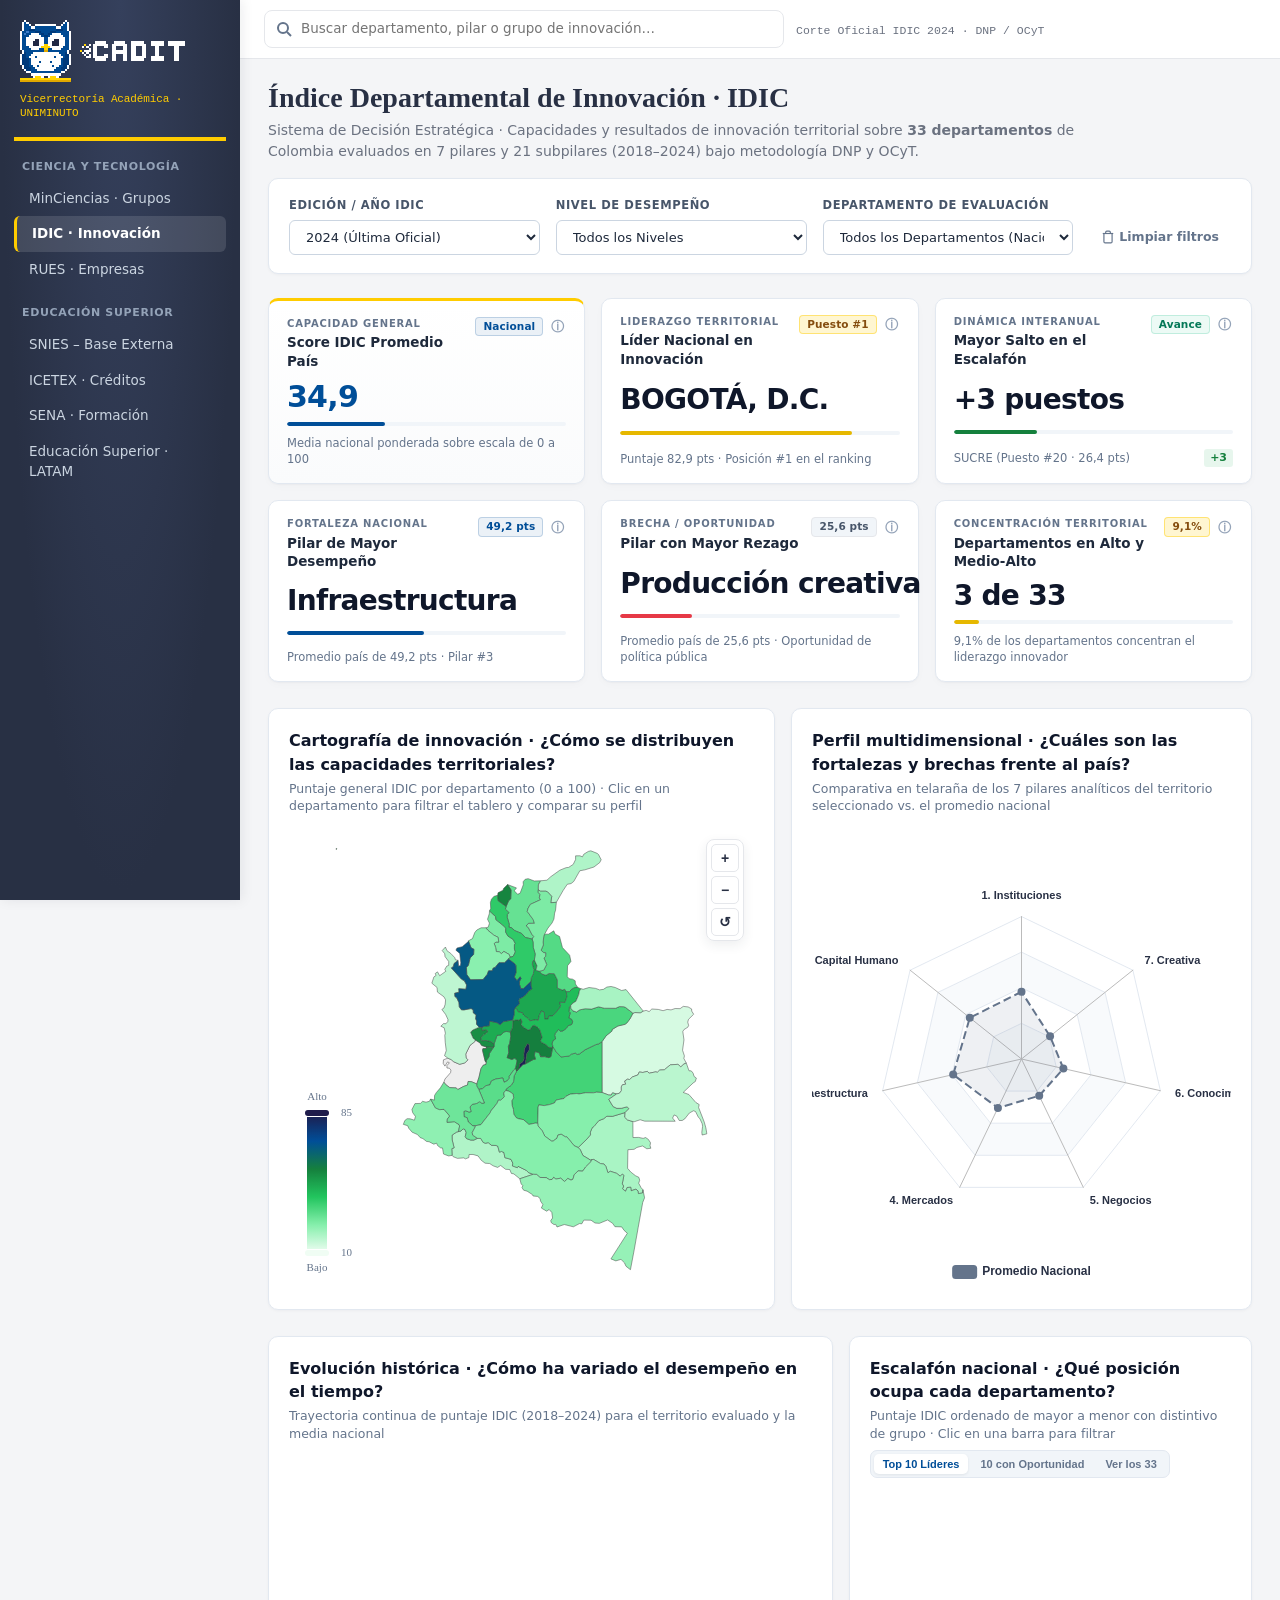
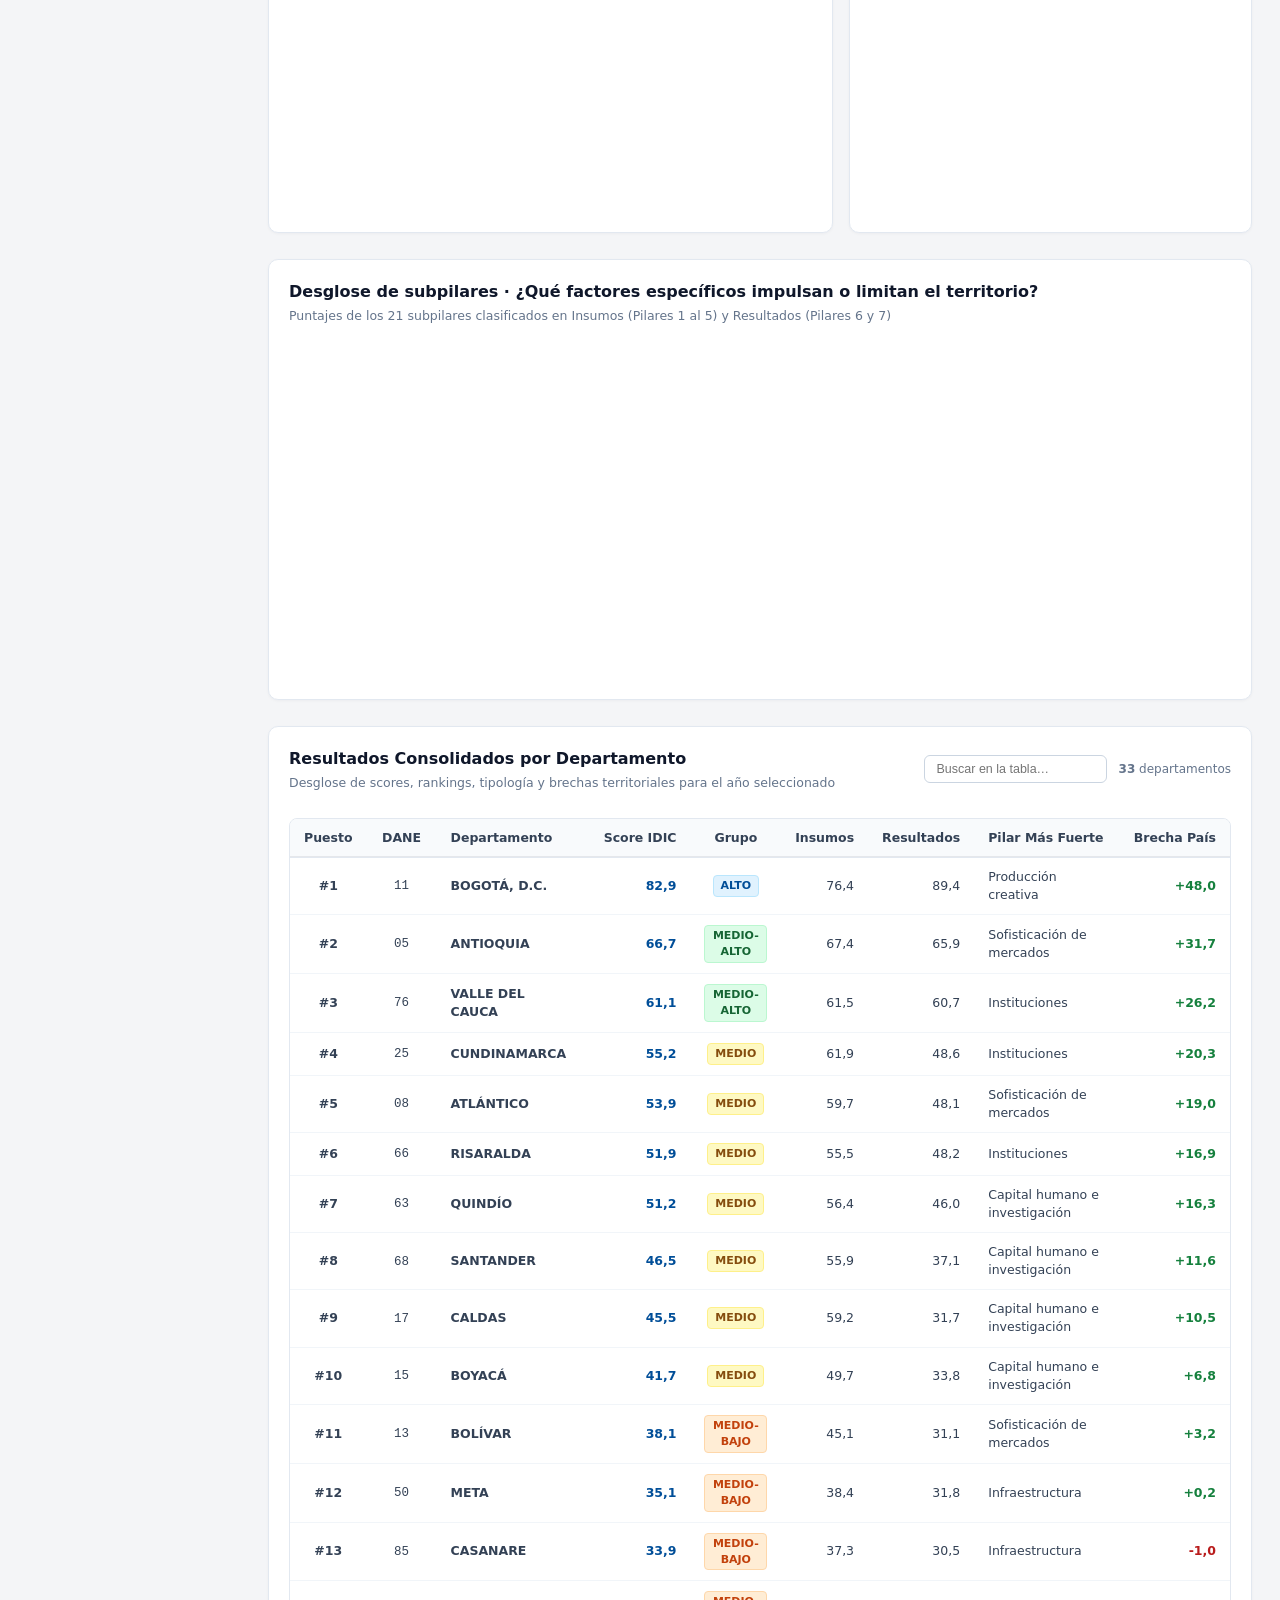
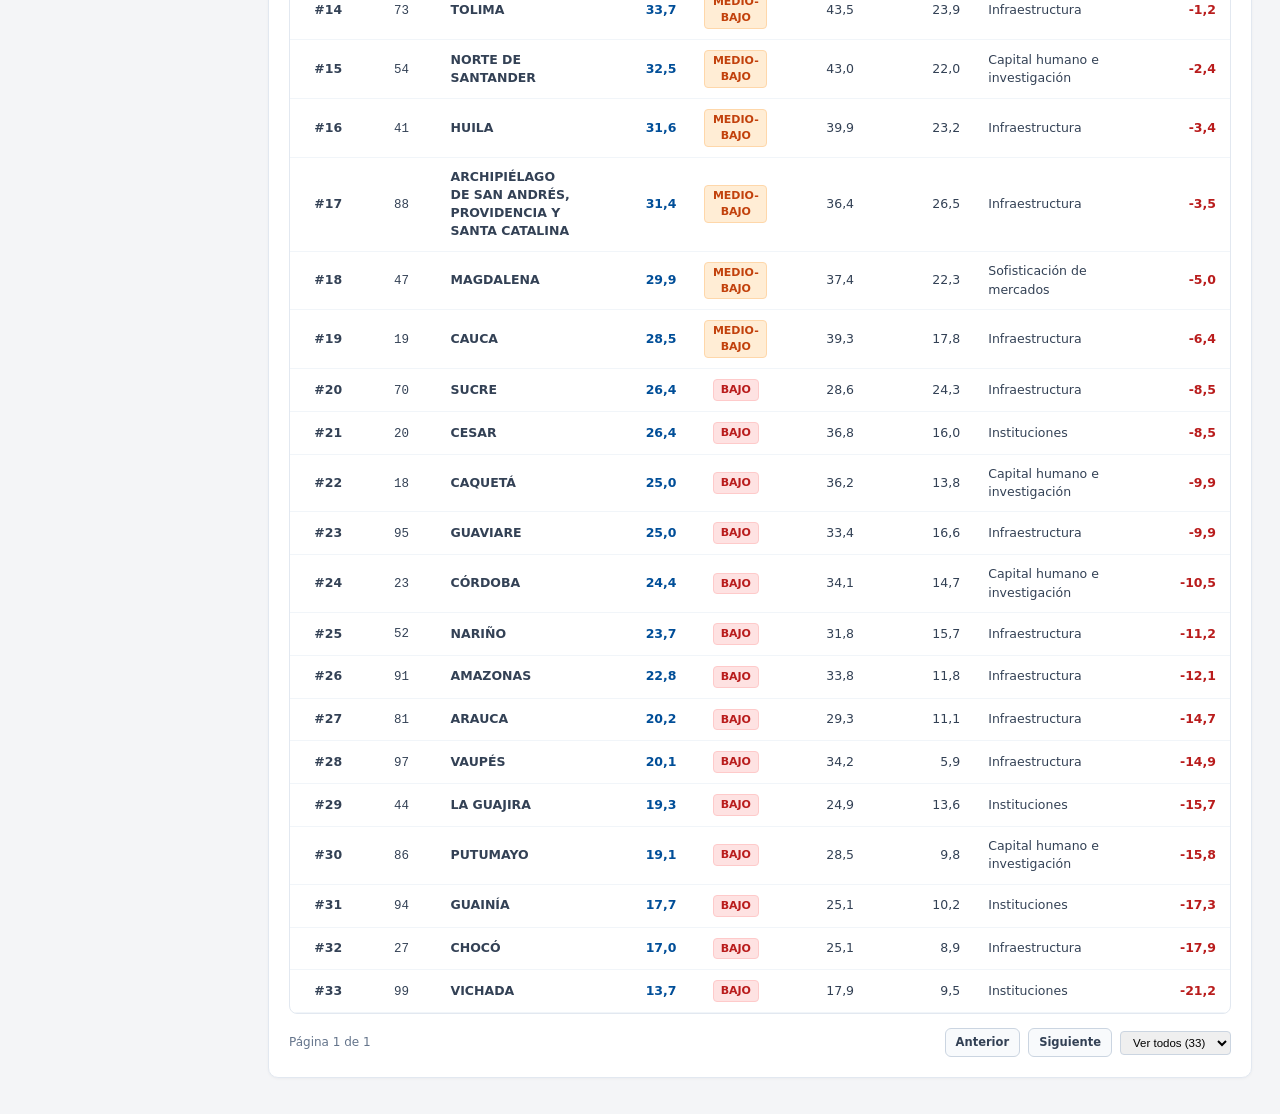
<file: idic.html>
<!DOCTYPE html>
<html lang="es">
<head>
  <meta charset="UTF-8">
  <meta name="viewport" content="width=device-width, initial-scale=1.0">
  <title>IDIC · Índice Departamental de Innovación para Colombia — CADIT 2.0</title>
  <link rel="icon" href="manual%20de%20marca/files/02-Buho/CADIT-icono-cabeza.svg">
  <link rel="stylesheet" href="estilo-cadit.css">
  <script src="vendor/chart.umd.min.js"></script>
  <script src="vendor/echarts.min.js"></script>
  <script src="vendor/jspdf.umd.min.js"></script>
  <script src="vendor/xlsx.full.min.js"></script>
  <style>
    :root {
      --marino: #283044;
      --amarillo: #FFCC00;
      --azul: #004E98;
      --niebla: #F4F5F7;
      --texto: #374151;
      --azul-claro: #2A70B8;
      --azul-sombra: #1B3556;
      --ocre: #E6B800;
      --suave: #6B7280;
      --borde: #E5E7EB;
      --blanco: #FFFFFF;
    }

    .lateral {
      background: radial-gradient(ellipse at top, #35405c, #283044 70%) !important;
    }

    .lateral .marca {
      border-bottom: 4px solid #FFCC00 !important;
    }

    .lateral .contexto {
      color: #FFCC00 !important;
    }

    .lateral button.activa {
      border-left-color: #FFCC00 !important;
    }

    .acciones button {
      background: #FFCC00 !important;
      color: #283044 !important;
    }

    .acciones button:hover {
      background: #E6B800 !important;
    }

    /* ─── Contenedor de KPIs Ejecutivos (3x2 en desktop para evitar truncamiento) ─── */
    .kpis {
      display: grid;
      grid-template-columns: repeat(3, minmax(0, 1fr));
      gap: 16px;
      margin-bottom: 26px;
      align-items: stretch;
    }

    @media (max-width: 980px) {
      .kpis {
        grid-template-columns: repeat(2, minmax(0, 1fr));
        gap: 12px;
      }
    }

    @media (max-width: 540px) {
      .kpis {
        grid-template-columns: 1fr;
        gap: 10px;
      }
    }

    .kpi-card {
      min-width: 0;
      background: #FFFFFF;
      border: 1px solid #E2E8F0;
      border-radius: 10px;
      padding: 16px 18px;
      text-align: left;
      font: inherit;
      color: inherit;
      display: flex;
      flex-direction: column;
      justify-content: space-between;
      min-height: 142px;
      box-sizing: border-box;
      position: relative;
      box-shadow: 0 1px 2px rgba(15, 23, 42, 0.04), 0 3px 8px rgba(15, 23, 42, 0.02);
      transition: border-color .2s ease, box-shadow .2s ease, transform .2s cubic-bezier(0.16, 1, 0.3, 1);
    }

    .kpi-card:hover {
      border-color: #004E98;
      box-shadow: 0 6px 20px rgba(0, 78, 152, 0.1);
      transform: translateY(-2px);
    }

    .kpi-card.kpi-hero {
      border-top: 3.5px solid #FFCC00;
      background: linear-gradient(180deg, #FFFFFF 0%, #FAFBFC 100%);
    }

    .kpi-card-header {
      display: flex;
      justify-content: space-between;
      align-items: flex-start;
      gap: 10px;
      margin-bottom: 6px;
    }

    .kpi-card-meta {
      display: flex;
      flex-direction: column;
      gap: 2px;
      min-width: 0;
      flex: 1;
    }

    .kpi-card-kicker {
      font-size: 10px;
      font-weight: 700;
      text-transform: uppercase;
      letter-spacing: .08em;
      color: #64748B;
    }

    .kpi-card-title {
      font-size: 13.5px;
      font-weight: 600;
      color: #1E293B;
      white-space: normal;
      word-break: normal;
      margin: 0;
      line-height: 1.35;
    }

    .kpi-card-aside {
      display: flex;
      align-items: center;
      gap: 6px;
      flex-shrink: 0;
      position: relative;
    }

    .kpi-badge {
      font-size: 10.5px;
      font-weight: 600;
      padding: 2px 7px;
      border-radius: 4px;
      white-space: nowrap;
      line-height: 1.3;
    }

    .badge-primary { background: rgba(0, 78, 152, 0.08); color: #004E98; }
    .badge-success { background: rgba(22, 163, 74, 0.1); color: #15803D; }
    .badge-gold { background: rgba(230, 184, 0, 0.18); color: #8A6D00; }
    .badge-neutral { background: #F1F5F9; color: #475569; }

    .kpi-info-btn {
      background: transparent;
      border: none;
      color: #94A3B8;
      font-size: 13px;
      font-weight: 700;
      line-height: 1;
      padding: 2px;
      cursor: pointer;
      border-radius: 50%;
      display: inline-flex;
      align-items: center;
      justify-content: center;
      transition: color .15s ease, transform .15s ease;
    }

    .kpi-info-btn:hover {
      color: #004E98;
      transform: scale(1.15);
    }

    .popup-info-kpi {
      display: none;
      position: absolute;
      top: calc(100% + 6px);
      right: 0;
      width: 270px;
      background: #FFFFFF;
      border: 1px solid #CBD5E1;
      border-radius: 8px;
      padding: 12px 14px;
      box-shadow: 0 10px 25px -5px rgba(0, 0, 0, 0.15), 0 8px 10px -6px rgba(0, 0, 0, 0.1);
      z-index: 50;
      text-align: left;
      font-size: 11.5px;
      line-height: 1.4;
      color: #334155;
    }

    .kpi-card-aside:hover .popup-info-kpi {
      display: block;
    }

    .popup-info-header {
      font-weight: 700;
      color: #0F172A;
      font-size: 12px;
      margin-bottom: 5px;
      padding-bottom: 4px;
      border-bottom: 1px solid #E2E8F0;
    }

    .popup-info-meta {
      margin-top: 6px;
      padding-top: 5px;
      border-top: 1px dashed #E2E8F0;
      font-size: 10.5px;
      color: #64748B;
    }

    .kpi-card-val {
      font-size: 28px;
      font-weight: 700;
      color: #0F172A;
      font-variant-numeric: tabular-nums;
      font-feature-settings: 'tnum';
      letter-spacing: -0.025em;
      line-height: 1.15;
      overflow: visible;
      margin: 4px 0 2px;
    }

    .kpi-card-val.val-hero {
      font-size: 30px;
      font-weight: 800;
      color: #004E98;
    }

    .kpi-card-track {
      width: 100%;
      height: 4px;
      background: #F1F5F9;
      border-radius: 2px;
      overflow: hidden;
      margin: 6px 0 4px;
    }

    .kpi-card-track-fill {
      height: 100%;
      border-radius: 2px;
      transition: width 0.6s cubic-bezier(0.16, 1, 0.3, 1);
    }

    .kpi-card-footer {
      display: flex;
      justify-content: space-between;
      align-items: center;
      gap: 8px;
      margin-top: 6px;
      flex-wrap: wrap;
    }

    .kpi-card-sub {
      font-size: 11.5px;
      font-weight: 500;
      color: #64748B;
      white-space: normal;
      margin: 0;
      line-height: 1.35;
      flex: 1;
      min-width: 0;
    }

    .kpi-delta {
      display: inline-flex;
      align-items: center;
      gap: 3px;
      font-size: 11px;
      font-weight: 700;
      padding: 1px 6px;
      border-radius: 3px;
    }
    .kpi-delta.delta-up { background: rgba(22, 163, 74, 0.1); color: #15803D; }
    .kpi-delta.delta-down { background: rgba(220, 38, 38, 0.1); color: #B91C1C; }
    .kpi-delta.delta-neutral { background: #F1F5F9; color: #64748B; }

    /* ─── Sistema de Filtros CADIT ─── */
    .area-filtros {
      background: #FFFFFF;
      border: 1px solid #E2E8F0;
      border-radius: 10px;
      padding: 18px 20px;
      margin-bottom: 24px;
      box-shadow: 0 1px 3px rgba(15, 23, 42, 0.04);
    }

    .filtros-prioritarios {
      display: flex;
      flex-wrap: wrap;
      gap: 16px;
      align-items: flex-end;
    }

    .filtro-campo {
      display: flex;
      flex-direction: column;
      gap: 6px;
      flex: 1;
      min-width: 170px;
    }

    .filtro-campo label {
      font-size: 11.5px;
      font-weight: 600;
      text-transform: uppercase;
      letter-spacing: .05em;
      color: #475569;
    }

    .filtro-campo select {
      padding: 8px 12px;
      border: 1px solid #CBD5E1;
      border-radius: 6px;
      font: inherit;
      font-size: 13px;
      color: #1E293B;
      background: #FFFFFF;
      transition: border-color .15s ease, box-shadow .15s ease;
      cursor: pointer;
    }

    .filtro-campo select:focus {
      outline: none;
      border-color: #004E98;
      box-shadow: 0 0 0 3px rgba(0, 78, 152, 0.1);
    }

    .filtros-acciones {
      display: flex;
      gap: 10px;
      align-items: center;
    }

    .btn-avanzados {
      background: #F8FAFC;
      border: 1px solid #CBD5E1;
      color: #334155;
      padding: 8px 14px;
      border-radius: 6px;
      font-size: 12.5px;
      font-weight: 600;
      cursor: pointer;
      display: inline-flex;
      align-items: center;
      gap: 6px;
      transition: background-color .15s ease, border-color .15s ease;
    }

    .btn-avanzados:hover {
      background: #F1F5F9;
      border-color: #94A3B8;
    }

    .btn-limpiar {
      background: transparent;
      border: none;
      color: #64748B;
      padding: 8px 12px;
      font-size: 12.5px;
      cursor: pointer;
      display: inline-flex;
      align-items: center;
      gap: 4px;
      transition: color .15s ease;
    }

    .btn-limpiar:hover {
      color: #B91C1C;
    }

    .chips-barra {
      display: flex;
      flex-wrap: wrap;
      gap: 8px;
      align-items: center;
      margin-top: 12px;
      padding-top: 12px;
      border-top: 1px dashed #E5E7EB;
    }

    .chips-barra:empty {
      display: none;
    }

    .chip-filtro {
      display: inline-flex;
      align-items: center;
      gap: 6px;
      background: #EFF6FF;
      border: 1px solid #BFDBFE;
      color: #1E40AF;
      font-size: 12px;
      font-weight: 500;
      padding: 3px 8px;
      border-radius: 999px;
    }

    .chip-filtro button {
      background: none;
      border: none;
      color: #1E40AF;
      cursor: pointer;
      font-size: 13px;
      line-height: 1;
      padding: 0;
      display: flex;
      align-items: center;
      justify-content: center;
    }

    /* ─── Controles Flotantes de Zoom para el Mapa ─── */
    .mapa-zoom-controles {
      position: absolute;
      top: 10px;
      right: 10px;
      display: flex;
      flex-direction: column;
      gap: 4px;
      background: rgba(255, 255, 255, 0.95);
      border: 1px solid var(--borde);
      border-radius: 8px;
      padding: 4px;
      box-shadow: 0 4px 12px rgba(40, 48, 68, 0.08);
      z-index: 10;
    }

    .mapa-zoom-controles button {
      width: 28px;
      height: 28px;
      display: flex;
      align-items: center;
      justify-content: center;
      background: #FFFFFF;
      border: 1px solid var(--borde);
      border-radius: 5px;
      color: var(--marino);
      font-size: 14px;
      font-weight: 700;
      cursor: pointer;
      transition: all .15s ease;
      padding: 0;
    }

    .mapa-zoom-controles button:hover {
      background: #F4F5F7;
      border-color: var(--azul);
      color: var(--azul);
      transform: scale(1.05);
    }

    .mapa-zoom-controles button:active {
      background: var(--amarillo);
      color: var(--marino);
      transform: scale(0.95);
    }

    /* ─── Pestañas de Modo del Escalafón ─── */
    .ranking-tabs {
      display: inline-flex;
      gap: 3px;
      background: #F1F5F9;
      padding: 3px;
      border-radius: 7px;
      border: 1px solid #E2E8F0;
    }

    .btn-tab-ranking {
      border: none;
      background: transparent;
      color: #64748B;
      font-size: 11px;
      font-weight: 600;
      padding: 4px 9px;
      border-radius: 5px;
      cursor: pointer;
      transition: all .15s ease;
      white-space: nowrap;
    }

    .btn-tab-ranking:hover {
      color: #0F172A;
    }

    .btn-tab-ranking.activa {
      background: #FFFFFF;
      color: #004E98;
      font-weight: 700;
      box-shadow: 0 1px 3px rgba(15, 23, 42, 0.08);
    }

    /* ─── Cuadrículas y Gráficos CADIT ─── */
    .cuadricula-2 {
      display: grid;
      grid-template-columns: 1.4fr 1fr;
      gap: 16px;
      margin-bottom: 26px;
    }

    @media (max-width: 1080px) {
      .cuadricula-2 {
        grid-template-columns: 1fr;
      }
    }

    .cuadricula-territorial {
      display: grid;
      grid-template-columns: 1.1fr 1fr;
      gap: 16px;
      margin-bottom: 26px;
    }

    @media (max-width: 1080px) {
      .cuadricula-territorial {
        grid-template-columns: 1fr;
      }
    }

    .panel {
      background: #FFFFFF;
      border: 1px solid #E2E8F0;
      border-radius: 10px;
      padding: 20px;
      box-shadow: 0 1px 3px rgba(15, 23, 42, 0.04);
      display: flex;
      flex-direction: column;
    }

    .panel-cab {
      margin-bottom: 14px;
    }

    .panel-cab h2 {
      font-size: 16px;
      font-weight: 700;
      color: #0F172A;
      margin: 0 0 4px;
    }

    .panel-cab p.sub {
      font-size: 12.5px;
      color: #64748B;
      margin: 0;
    }

    .grafico-wrap {
      position: relative;
      flex: 1;
      min-height: 320px;
    }

    /* ─── Tabla Interactiva de Detalle ─── */
    .tabla-container {
      width: 100%;
      overflow-x: auto;
      border: 1px solid #E2E8F0;
      border-radius: 8px;
      margin-top: 12px;
    }

    table.tabla-cadit {
      width: 100%;
      border-collapse: collapse;
      text-align: left;
      font-size: 12.5px;
    }

    table.tabla-cadit th {
      background: #F8FAFC;
      color: #334155;
      font-weight: 700;
      padding: 10px 14px;
      border-bottom: 1px solid #E2E8F0;
      white-space: nowrap;
    }

    table.tabla-cadit td {
      padding: 10px 14px;
      border-bottom: 1px solid #F1F5F9;
      color: #334155;
    }

    table.tabla-cadit tr:hover td {
      background: #F8FAFC;
    }

    .tag-grupo {
      display: inline-block;
      padding: 2px 7px;
      border-radius: 4px;
      font-size: 11px;
      font-weight: 700;
      text-transform: uppercase;
    }
    .tag-alto { background: #E0F2FE; color: #004E98; border: 1px solid #BAE6FD; }
    .tag-medio-alto { background: #DCFCE7; color: #166534; border: 1px solid #BBF7D0; }
    .tag-medio { background: #FEF9C3; color: #854D0E; border: 1px solid #FEF08A; }
    .tag-medio-bajo { background: #FFEDD5; color: #C2410C; border: 1px solid #FED7AA; }
    .tag-bajo { background: #FEE2E2; color: #B91C1C; border: 1px solid #FECACA; }

    .tag-brecha-pos { color: #15803D; font-weight: 700; }
    .tag-brecha-neg { color: #B91C1C; font-weight: 700; }
    .tag-brecha-cero { color: #64748B; font-weight: 600; }
  </style>
</head>
<body>

  <!-- Barra lateral institucional CADIT -->
  <aside class="lateral">
    <div class="marca">
      <div class="marca-info">
        <img src="manual%20de%20marca/files/01-Logo/CADIT-logo-horizontal-negativo.svg" alt="CADIT">
        <p class="contexto">Vicerrectoría Académica · UNIMINUTO</p>
      </div>
      <button type="button" class="btn-menu-movil" id="btn-menu-movil" aria-label="Abrir menú" aria-expanded="false">
        <svg class="icono-hamburguesa" width="18" height="18" viewBox="0 0 24 24" fill="none" stroke="currentColor" stroke-width="2.2" stroke-linecap="round"><line x1="3" y1="6" x2="21" y2="6"></line><line x1="3" y1="12" x2="21" y2="12"></line><line x1="3" y1="18" x2="21" y2="18"></line></svg>
        <svg class="icono-cerrar" width="18" height="18" viewBox="0 0 24 24" fill="none" stroke="currentColor" stroke-width="2.2" stroke-linecap="round" style="display:none"><line x1="18" y1="6" x2="6" y2="18"></line><line x1="6" y1="6" x2="18" y2="18"></line></svg>
        <span>Menú</span>
      </button>
    </div>
    <nav id="menu" aria-label="Secciones del tablero">
      <h3>Ciencia y Tecnología</h3>
      <button data-v="minciencias" data-href="minciencias.html">MinCiencias · Grupos</button>
      <button data-v="idic" class="activa">IDIC · Innovación</button>
      <button data-v="rues" data-href="rues.html">RUES · Empresas</button>
      <h3>Educación Superior</h3>
      <button data-v="snies" data-href="index.html">SNIES – Base Externa</button>
      <button data-v="icetex" data-href="icetex.html">ICETEX · Créditos</button>
      <button data-v="sena" data-href="sena.html">SENA · Formación</button>
      <button data-v="latam" data-href="latam.html">Educación Superior · LATAM</button>
    </nav>
  </aside>

  <!-- Contenedor principal -->
  <div class="contenido">
    <!-- Barra superior institucional -->
    <div class="barra">
      <div class="buscar">
        <input id="buscar" type="search" placeholder="Buscar departamento, pilar o grupo de innovación…" autocomplete="off" aria-label="Buscar filtros">
        <div id="resultados" hidden></div>
      </div>
      <div class="barra-subfila">
        <span class="corte" id="corte">Corte Oficial IDIC 2024 · DNP / OCyT</span>
        <div class="acciones">
          <button id="pdf" type="button" style="display: none;">PDF</button>
          <button id="xlsx" type="button" style="display: none;">XLSX</button>
        </div>
      </div>
    </div>

    <main>
      <!-- Encabezado Oficial Homologado CADIT -->
      <div class="encabezado">
        <h1 id="titulo">Índice Departamental de Innovación · IDIC</h1>
        <p id="subtitulo">Sistema de Decisión Estratégica · Capacidades y resultados de innovación territorial sobre <b>33 departamentos</b> de Colombia evaluados en 7 pilares y 21 subpilares (2018–2024) bajo metodología DNP y OCyT.</p>
      </div>

      <!-- Sistema de Filtros Reactivos -->
      <section id="area-filtros" class="area-filtros">
        <div class="filtros-prioritarios">
          <div class="filtro-campo">
            <label for="f-anio">Edición / Año IDIC</label>
            <select id="f-anio">
              <option value="2024" selected>2024 (Última Oficial)</option>
              <option value="2023">2023</option>
              <option value="2022">2022</option>
              <option value="2021">2021</option>
              <option value="2020">2020</option>
              <option value="2019">2019</option>
              <option value="2018">2018</option>
            </select>
          </div>
          <div class="filtro-campo">
            <label for="f-grupo">Nivel de Desempeño</label>
            <select id="f-grupo">
              <option value="">Todos los Niveles</option>
              <option value="1">Alto</option>
              <option value="2">Medio-alto</option>
              <option value="3">Medio</option>
              <option value="4">Medio-bajo</option>
              <option value="5">Bajo</option>
            </select>
          </div>
          <div class="filtro-campo">
            <label for="f-departamento">Departamento de Evaluación</label>
            <select id="f-departamento">
              <option value="">Todos los Departamentos (Nacional)</option>
            </select>
          </div>
          <div class="filtros-acciones">
            <button type="button" id="btn-limpiar" class="btn-limpiar" title="Limpiar todos los filtros">
              <svg width="14" height="14" viewBox="0 0 24 24" fill="none" stroke="currentColor" stroke-width="2"><polyline points="3 6 5 6 21 6"/><path d="M19 6v14a2 2 0 0 1-2 2H7a2 2 0 0 1-2-2V6m3 0V4a2 2 0 0 1 2-2h4a2 2 0 0 1 2 2v2"/></svg>
              <span>Limpiar filtros</span>
            </button>
          </div>
        </div>
        <div class="chips-barra" id="chips-barra"></div>
      </section>

      <!-- Fila de 6 KPIs Ejecutivos (3x2 Desktop sin truncamiento) -->
      <section class="kpis" id="kpis"></section>

      <!-- Módulo 1: Cartografía Territorial + Radar de 7 Pilares -->
      <div class="cuadricula-territorial">
        <div class="panel">
          <div class="panel-cab">
            <h2>Cartografía de innovación · ¿Cómo se distribuyen las capacidades territoriales?</h2>
            <p class="sub">Puntaje general IDIC por departamento (0 a 100) · Clic en un departamento para filtrar el tablero y comparar su perfil</p>
          </div>
          <div class="grafico-wrap" style="min-height: 460px; position: relative;">
            <div id="g-mapa-colombia" style="width: 100%; height: 460px;"></div>
            <div class="mapa-zoom-controles">
              <button type="button" id="btn-zoom-in" title="Acercar mapa">+</button>
              <button type="button" id="btn-zoom-out" title="Alejar mapa">−</button>
              <button type="button" id="btn-zoom-reset" title="Restablecer vista centrada">↺</button>
            </div>
          </div>
        </div>

        <div class="panel">
          <div class="panel-cab">
            <h2 id="titulo-radar">Perfil multidimensional · ¿Cuáles son las fortalezas y brechas frente al país?</h2>
            <p class="sub" id="sub-radar">Comparativa en telaraña de los 7 pilares analíticos del territorio seleccionado vs. el promedio nacional</p>
          </div>
          <div class="grafico-wrap" style="min-height: 460px;">
            <div id="g-radar-pilares" style="width: 100%; height: 460px;"></div>
          </div>
        </div>
      </div>

      <!-- Módulo 2: Evolución Multianual + Ranking Departamental -->
      <div class="cuadricula-2">
        <div class="panel">
          <div class="panel-cab">
            <h2>Evolución histórica · ¿Cómo ha variado el desempeño en el tiempo?</h2>
            <p class="sub">Trayectoria continua de puntaje IDIC (2018–2024) para el territorio evaluado y la media nacional</p>
          </div>
          <div class="grafico-wrap"><canvas id="g-evolucion"></canvas></div>
        </div>

        <div class="panel">
          <div class="panel-cab" style="display: flex; justify-content: space-between; align-items: flex-start; flex-wrap: wrap; gap: 8px;">
            <div>
              <h2>Escalafón nacional · ¿Qué posición ocupa cada departamento?</h2>
              <p class="sub">Puntaje IDIC ordenado de mayor a menor con distintivo de grupo · Clic en una barra para filtrar</p>
            </div>
            <div class="ranking-tabs">
              <button type="button" class="btn-tab-ranking activa" data-modo="top10">Top 10 Líderes</button>
              <button type="button" class="btn-tab-ranking" data-modo="bottom10">10 con Oportunidad</button>
              <button type="button" class="btn-tab-ranking" data-modo="todos">Ver los 33</button>
            </div>
          </div>
          <div class="grafico-wrap" id="wrap-ranking-barras" style="height: 380px; position: relative;"><canvas id="g-ranking-barras"></canvas></div>
        </div>
      </div>

      <!-- Módulo 3: Desglose de los 21 Subpilares -->
      <div class="panel" style="margin-bottom: 26px;">
        <div class="panel-cab">
          <h2>Desglose de subpilares · ¿Qué factores específicos impulsan o limitan el territorio?</h2>
          <p class="sub">Puntajes de los 21 subpilares clasificados en Insumos (Pilares 1 al 5) y Resultados (Pilares 6 y 7)</p>
        </div>
        <div class="grafico-wrap" style="min-height: 340px;"><canvas id="g-subpilares"></canvas></div>
      </div>

      <!-- Módulo 4: Tabla Detalle Paginada -->
      <div class="panel">
        <div class="panel-cab" style="display: flex; justify-content: space-between; align-items: center; flex-wrap: wrap; gap: 10px;">
          <div>
            <h2>Resultados Consolidados por Departamento</h2>
            <p class="sub">Desglose de scores, rankings, tipología y brechas territoriales para el año seleccionado</p>
          </div>
          <div style="display: flex; align-items: center; gap: 12px;">
            <input type="search" id="buscar-tabla" placeholder="Buscar en la tabla…" style="padding: 6px 12px; border: 1px solid #CBD5E1; border-radius: 6px; font-size: 12.5px;">
            <span style="font-size: 12px; color: #64748B;"><strong id="tabla-total">0</strong> departamentos</span>
          </div>
        </div>

        <div class="tabla-container">
          <table class="tabla-cadit" id="tabla-deptos">
            <thead>
              <tr>
                <th style="width: 70px; text-align: center;">Puesto</th>
                <th style="width: 70px; text-align: center;">DANE</th>
                <th>Departamento</th>
                <th style="text-align: right;">Score IDIC</th>
                <th style="text-align: center;">Grupo</th>
                <th style="text-align: right;">Insumos</th>
                <th style="text-align: right;">Resultados</th>
                <th>Pilar Más Fuerte</th>
                <th style="text-align: right;">Brecha País</th>
              </tr>
            </thead>
            <tbody id="tabla-body">
              <tr><td colspan="9" style="text-align: center; padding: 24px; color: #64748B;">Cargando datos analíticos del IDIC...</td></tr>
            </tbody>
          </table>
        </div>

        <div style="display: flex; justify-content: space-between; align-items: center; margin-top: 14px; flex-wrap: wrap; gap: 10px;">
          <div style="font-size: 12px; color: #64748B;" id="paginador-info">Página 1 de 1</div>
          <div style="display: flex; gap: 8px; align-items: center;">
            <button id="btn-ant" class="btn-avanzados" style="padding: 5px 10px; font-size: 11.5px;" disabled>Anterior</button>
            <button id="btn-sig" class="btn-avanzados" style="padding: 5px 10px; font-size: 11.5px;">Siguiente</button>
            <select id="por-pagina" style="padding: 4px 8px; border: 1px solid #CBD5E1; border-radius: 4px; font-size: 11.5px;">
              <option value="10">10 / pág</option>
              <option value="20">20 / pág</option>
              <option value="33" selected>Ver todos (33)</option>
            </select>
          </div>
        </div>
      </div>
    </main>
  </div>

<script>
  // ─── Configuración Global de Chart.js bajo Estándar CADIT 2.0 ───
  Chart.defaults.font.family = '"IBM Plex Sans", -apple-system, BlinkMacSystemFont, "Segoe UI", Roboto, sans-serif';
  Chart.defaults.color = "#374151";

  const $ = id => document.getElementById(id);
  const fmt = n => (n == null || isNaN(n)) ? "—" : Math.round(Number(n)).toLocaleString("es-CO");
  const fmt1 = n => (n == null || isNaN(n)) ? "—" : Number(n).toFixed(1).replace(".", ",");
  const pct = n => (n == null || isNaN(n)) ? "0 %" : Number(n).toFixed(1).replace(".", ",") + " %";

  const MAPA_CODIGOS_DEPTO = {
    "ANTIOQUIA": "CO-ANT", "ATLÁNTICO": "CO-ATL", "BOGOTÁ, D.C.": "CO-DC", "BOLÍVAR": "CO-BOL",
    "BOYACÁ": "CO-BOY", "CALDAS": "CO-CAL", "CAQUETÁ": "CO-CAQ", "CAUCA": "CO-CAU",
    "CESAR": "CO-CES", "CÓRDOBA": "CO-COR", "CUNDINAMARCA": "CO-CUN", "CHOCÓ": "CO-CHO",
    "HUILA": "CO-HUI", "LA GUAJIRA": "CO-LAG", "MAGDALENA": "CO-MAG", "META": "CO-MET",
    "NARIÑO": "CO-NAR", "NORTE DE SANTANDER": "CO-NSA", "QUINDÍO": "CO-QUI", "RISARALDA": "CO-RIS",
    "SANTANDER": "CO-SAN", "SUCRE": "CO-SUC", "TOLIMA": "CO-TOL", "VALLE DEL CAUCA": "CO-VAC",
    "ARAUCA": "CO-ARA", "CASANARE": "CO-CAS", "PUTUMAYO": "CO-PUT",
    "ARCHIPIÉLAGO DE SAN ANDRÉS, PROVIDENCIA Y SANTA CATALINA": "CO-SAP",
    "AMAZONAS": "CO-AMA", "GUAINÍA": "CO-GUA", "GUAVIARE": "CO-GUV", "VAUPÉS": "CO-VAU",
    "VICHADA": "CO-VID"
  };

  const MAPA_ID_A_SVG_NAME = {
    "CO-AMA": "Amazonas", "CO-ANT": "Antioquia", "CO-ARA": "Arauca", "CO-ATL": "Atlántico",
    "CO-BOL": "Bolívar", "CO-BOY": "Boyacá", "CO-CAL": "Caldas", "CO-CAQ": "Caquetá",
    "CO-CAS": "Casanare", "CO-CAU": "Cauca", "CO-CES": "Cesar", "CO-CHO": "Chocó",
    "CO-COR": "Córdoba", "CO-CUN": "Cundinamarca", "CO-GUA": "Guainia", "CO-GUV": "Guaviare",
    "CO-HUI": "Huila", "CO-MAG": "Magdalena", "CO-MET": "Meta", "CO-NAR": "Nariño",
    "CO-NSA": "Norde de Santander", "CO-PUT": "Putumayo", "CO-QUI": "Quindio", "CO-RIS": "Risaralda",
    "CO-SAN": "Santander", "CO-SUC": "Sucre", "CO-TOL": "Tolima", "CO-VAU": "Vaupés",
    "CO-VID": "Vichada", "CO-DC": "Distrito Capital de Bogotá", "CO-LAG": "La Guajira",
    "CO-SAP": "San Andrés, Providencia y Santa Catalina"
  };

  const SVG_NAME_A_DEPTO = {};
  Object.entries(MAPA_CODIGOS_DEPTO).forEach(([depto, cod]) => {
    const svgNom = MAPA_ID_A_SVG_NAME[cod];
    if (svgNom) SVG_NAME_A_DEPTO[svgNom.toLowerCase()] = depto;
  });
  SVG_NAME_A_DEPTO["distrito capital de bogotá"] = "BOGOTÁ, D.C.";
  SVG_NAME_A_DEPTO["distrito capital de bogota"] = "BOGOTÁ, D.C.";
  SVG_NAME_A_DEPTO["bogotá, d.c."] = "BOGOTÁ, D.C.";
  SVG_NAME_A_DEPTO["bogota, d.c."] = "BOGOTÁ, D.C.";

  let DATA = null;
  let graficos = {};
  let chartMapaEcharts = null;
  let chartRadarEcharts = null;
  let mapaSvgRegistrado = false;

  const st = {
    anio: 2024,
    grupo: "",
    departamento: "",
    busqueda: "",
    pagina: 1,
    porPagina: 33
  };

  function destruirGrafico(id) {
    if (graficos[id]) {
      graficos[id].destroy();
      delete graficos[id];
    }
  }

  // ─── Generador Oficial de Tarjetas KPI CADIT (Pilar 1 - 3x2) ───
  function tarjetaKPI({ kicker, titulo, valRaw, valFormateado, sub, badge, badgeCls = "badge-neutral", delta, deltaCls = "delta-neutral", trackPct = 0, trackColor = "#004E98", esHero = false, id, popupData }) {
    return `
      <div class="kpi-card ${esHero ? 'kpi-hero' : ''}">
        <div class="kpi-card-header">
          <div class="kpi-card-meta">
            <span class="kpi-card-kicker">${kicker}</span>
            <h3 class="kpi-card-title">${titulo}</h3>
          </div>
          <div class="kpi-card-aside">
            <span class="kpi-badge ${badgeCls}">${badge}</span>
            <button type="button" class="kpi-info-btn" aria-label="Información metodológica" data-id="${id}">ⓘ</button>
            <div class="popup-info-kpi" id="popup-${id}">
              <div class="popup-info-header">${popupData.titulo || titulo}</div>
              <p style="margin:0 0 4px 0;">${popupData.mide || ""}</p>
              ${popupData.calculo ? `<p style="margin:4px 0 0 0;font-size:10.5px;color:#004E98;"><b>Cálculo:</b> ${popupData.calculo}</p>` : ""}
              <div class="popup-info-meta">Fuente: ${popupData.fuente || "DNP · OCyT · IDIC"}</div>
            </div>
          </div>
        </div>
        <div class="kpi-card-val ${esHero ? 'val-hero' : ''}" data-val="${valRaw}">${valFormateado}</div>
        <div class="kpi-card-track"><div class="kpi-card-track-fill" style="width: ${trackPct}%; background: ${trackColor};"></div></div>
        <div class="kpi-card-footer">
          <p class="kpi-card-sub">${sub}</p>
          ${delta ? `<span class="kpi-delta ${deltaCls}">${delta}</span>` : ''}
        </div>
      </div>
    `;
  }

  // ─── Carga de Datos y Arranque ───
  async function cargarDatos() {
    try {
      const res = await fetch("datos/idic_datos.json");
      if (!res.ok) throw new Error("No se pudo cargar idic_datos.json");
      DATA = await res.json();

      poblarSelectDeptos();
      await inicializarMapaColombiaEcharts();
      inicializarRadarEcharts();
      actualizarDashboard();
    } catch (e) {
      console.error("Error al inicializar tablero IDIC:", e);
      $("tabla-body").innerHTML = `<tr><td colspan="9" style="text-align: center; color: #E63946; padding: 24px;">Error al cargar datos analíticos: ${e.message}</td></tr>`;
    }
  }

  function poblarSelectDeptos() {
    const sel = $("f-departamento");
    const deptos = DATA.por_anio[DATA.metadata.corte_default] || [];
    const deptosOrdenados = [...deptos].sort((a, b) => a.departamento.localeCompare(b.departamento));

    sel.innerHTML = `<option value="">Todos los Departamentos (Nacional)</option>` +
      deptosOrdenados.map(d => `<option value="${d.departamento}">${d.departamento}</option>`).join("");
  }

  // ─── Núcleo Reactivo de Actualización ───
  function actualizarDashboard() {
    if (!DATA) return;

    const anio = Number(st.anio);
    const listaCompleta = DATA.por_anio[anio] || [];
    
    // Filtrado de la lista
    let listaFiltrada = listaCompleta.filter(d => {
      if (st.grupo && d.grupo_id !== Number(st.grupo)) return false;
      if (st.departamento && d.departamento.toUpperCase() !== st.departamento.toUpperCase()) return false;
      return true;
    });

    if (st.busqueda) {
      const q = st.busqueda.toLowerCase();
      listaFiltrada = listaFiltrada.filter(d => 
        d.departamento.toLowerCase().includes(q) ||
        d.cod_dane.includes(q) ||
        d.grupo_desc.toLowerCase().includes(q) ||
        d.pilar_fuerte.toLowerCase().includes(q)
      );
    }

    renderizarChipsFiltro();

    // 1. Renderizar KPIs 3x2
    renderizarKPIs(listaFiltrada, listaCompleta);

    // 2. Pintar Mapa Coroplético Colombia
    pintarMapaColombia(listaCompleta);

    // 3. Pintar Radar de los 7 Pilares
    pintarRadarPilares(st.departamento);

    // 4. Gráfico Evolución Multianual
    pintarGraficoEvolucion(st.departamento);

    // 5. Ranking de Barras
    pintarGraficoRanking(listaFiltrada.length < listaCompleta.length && !st.departamento ? listaFiltrada : listaCompleta);

    // 6. Desglose de los 21 Subpilares
    pintarGraficoSubpilares(st.departamento);

    // 7. Renderizar Tabla Paginada
    renderizarTabla(listaFiltrada);
  }

  function renderizarChipsFiltro() {
    const c = $("chips-barra");
    const chips = [];

    if (st.anio !== 2024) {
      chips.push(`<span class="chip-filtro">Edición: ${st.anio} <button onclick="quitarFiltro('anio')">×</button></span>`);
    }
    if (st.grupo) {
      const gNom = ["", "Alto", "Medio-alto", "Medio", "Medio-bajo", "Bajo"][Number(st.grupo)];
      chips.push(`<span class="chip-filtro">Grupo: ${gNom} <button onclick="quitarFiltro('grupo')">×</button></span>`);
    }
    if (st.departamento) {
      chips.push(`<span class="chip-filtro">Depto: ${st.departamento} <button onclick="quitarFiltro('depto')">×</button></span>`);
    }

    c.innerHTML = chips.join("");
  }

  window.quitarFiltro = function(tipo) {
    if (tipo === "anio") { st.anio = 2024; $("f-anio").value = "2024"; }
    if (tipo === "grupo") { st.grupo = ""; $("f-grupo").value = ""; }
    if (tipo === "depto") { st.departamento = ""; $("f-departamento").value = ""; }
    st.pagina = 1;
    actualizarDashboard();
  };

  // ─── 1. KPIs Oficiales CADIT 2.0 (3x2) ───
  function renderizarKPIs(filtrados, completos) {
    const kpisEl = $("kpis");
    const esNacional = !st.departamento;
    
    if (esNacional) {
      const promNal = completos.length ? (completos.reduce((acc, d) => acc + d.score_idic, 0) / completos.length) : 0;
      const lider = completos[0] || { departamento: "Bogotá, D.C.", score_idic: 0 };
      
      const conAvance = completos.filter(d => d.puestos_ganados != null);
      const mayorAvance = conAvance.length ? conAvance.reduce((prev, curr) => curr.puestos_ganados > prev.puestos_ganados ? curr : prev, conAvance[0]) : null;

      const promsPilares = [1, 2, 3, 4, 5, 6, 7].map(num => {
        const avg = completos.reduce((acc, d) => acc + d[`p${num}`], 0) / (completos.length || 1);
        const nom = DATA.metadata.pilares.find(p => p.id === num).nombre;
        return { id: num, nombre: nom, avg: round2(avg) };
      });
      promsPilares.sort((a, b) => b.avg - a.avg);
      const fuertePais = promsPilares[0];
      const debilPais = promsPilares[promsPilares.length - 1];

      const totalLiderazgo = completos.filter(d => d.grupo_id === 1 || d.grupo_id === 2).length;
      const pctLiderazgo = (totalLiderazgo / (completos.length || 1) * 100);

      kpisEl.innerHTML = `
        ${tarjetaKPI({
          kicker: "CAPACIDAD GENERAL",
          titulo: "Score IDIC Promedio País",
          valRaw: promNal,
          valFormateado: fmt1(promNal),
          sub: "Media nacional ponderada sobre escala de 0 a 100",
          badge: "Nacional",
          badgeCls: "badge-primary",
          trackPct: promNal,
          trackColor: "#004E98",
          esHero: true,
          id: "kpi-1",
          popupData: {
            titulo: "Puntaje General IDIC (Promedio País)",
            mide: "Puntaje promedio global de innovación en los 33 departamentos de Colombia.",
            calculo: "Media aritmética simple del Score IDIC departamental en la edición anual.",
            fuente: "DNP · OCyT · Metodología IDIC 2024"
          }
        })}

        ${tarjetaKPI({
          kicker: "LIDERAZGO TERRITORIAL",
          titulo: "Líder Nacional en Innovación",
          valRaw: lider.score_idic,
          valFormateado: lider.departamento,
          sub: `Puntaje ${fmt1(lider.score_idic)} pts · Posición #1 en el ranking`,
          badge: "Puesto #1",
          badgeCls: "badge-gold",
          trackPct: lider.score_idic,
          trackColor: "#E6B800",
          id: "kpi-2",
          popupData: {
            titulo: "Líder Nacional en Innovación",
            mide: "Departamento con el desempeño más alto del país en capacidades y resultados.",
            calculo: "Departamento con DENSE_RANK() = 1 según score general IDIC.",
            fuente: "DNP · OCyT · Resultados IDIC 2024"
          }
        })}

        ${tarjetaKPI({
          kicker: "DINÁMICA INTERANUAL",
          titulo: "Mayor Salto en el Escalafón",
          valRaw: mayorAvance ? mayorAvance.puestos_ganados : 0,
          valFormateado: mayorAvance ? `+${mayorAvance.puestos_ganados} puestos` : "—",
          sub: mayorAvance ? `${mayorAvance.departamento} (Puesto #${mayorAvance.rank_idic} · ${fmt1(mayorAvance.score_idic)} pts)` : "Sin variación interanual",
          badge: "Avance",
          badgeCls: "badge-success",
          delta: mayorAvance ? `+${mayorAvance.puestos_ganados}` : null,
          deltaCls: "delta-up",
          trackPct: mayorAvance ? (mayorAvance.puestos_ganados / 10 * 100) : 0,
          trackColor: "#15803D",
          id: "kpi-3",
          popupData: {
            titulo: "Mayor Avance en el Escalafón",
            mide: "Territorio con mayor escalamiento de puestos respecto a la edición anterior.",
            calculo: "Ranking_Año_Anterior - Ranking_Año_Actual.",
            fuente: "DNP · Matriz de Variación Histórica"
          }
        })}

        ${tarjetaKPI({
          kicker: "FORTALEZA NACIONAL",
          titulo: "Pilar de Mayor Desempeño",
          valRaw: fuertePais.avg,
          valFormateado: fuertePais.nombre,
          sub: `Promedio país de ${fmt1(fuertePais.avg)} pts · Pilar #${fuertePais.id}`,
          badge: `${fmt1(fuertePais.avg)} pts`,
          badgeCls: "badge-primary",
          trackPct: fuertePais.avg,
          trackColor: "#004E98",
          id: "kpi-4",
          popupData: {
            titulo: "Pilar con Mayor Puntaje País",
            mide: "Dimensión del IDIC con mayor madurez y consolidación a nivel nacional.",
            calculo: "MAX(AVG(Pilar_i)) entre los 7 pilares evaluados.",
            fuente: "DNP · OCyT · 7 Pilares de Innovación"
          }
        })}

        ${tarjetaKPI({
          kicker: "BRECHA / OPORTUNIDAD",
          titulo: "Pilar con Mayor Rezago",
          valRaw: debilPais.avg,
          valFormateado: debilPais.nombre,
          sub: `Promedio país de ${fmt1(debilPais.avg)} pts · Oportunidad de política pública`,
          badge: `${fmt1(debilPais.avg)} pts`,
          badgeCls: "badge-neutral",
          trackPct: debilPais.avg,
          trackColor: "#E63946",
          id: "kpi-5",
          popupData: {
            titulo: "Pilar con Mayor Rezago País",
            mide: "Dimensión del IDIC con menor puntuación promedio que requiere focalización de inversión.",
            calculo: "MIN(AVG(Pilar_i)) entre los 7 pilares evaluados.",
            fuente: "DNP · OCyT · 7 Pilares de Innovación"
          }
        })}

        ${tarjetaKPI({
          kicker: "CONCENTRACIÓN TERRITORIAL",
          titulo: "Departamentos en Alto y Medio-Alto",
          valRaw: totalLiderazgo,
          valFormateado: `${totalLiderazgo} de ${completos.length}`,
          sub: `${fmt1(pctLiderazgo)}% de los departamentos concentran el liderazgo innovador`,
          badge: `${fmt1(pctLiderazgo)}%`,
          badgeCls: "badge-gold",
          trackPct: pctLiderazgo,
          trackColor: "#E6B800",
          id: "kpi-6",
          popupData: {
            titulo: "Departamentos en Grupos Superiores",
            mide: "Proporción de territorios en los dos niveles más altos del escalafón nacional.",
            calculo: "COUNT(DISTINCT depto) WHERE grupo_id IN (1, 2).",
            fuente: "DNP · Clasificación de 5 Grupos IDIC"
          }
        })}
      `;
    } else {
      const d = completos.find(x => x.departamento.toUpperCase() === st.departamento.toUpperCase()) || completos[0];
      const promNal = completos.reduce((acc, x) => acc + x.score_idic, 0) / (completos.length || 1);
      const brecha = d.score_idic - promNal;

      kpisEl.innerHTML = `
        ${tarjetaKPI({
          kicker: "PUNTAJE GENERAL TERRITORIAL",
          titulo: `Score IDIC · ${d.departamento}`,
          valRaw: d.score_idic,
          valFormateado: fmt1(d.score_idic),
          sub: `Puntaje general sobre 100 · Grupo: ${d.grupo_desc}`,
          badge: d.grupo_desc,
          badgeCls: d.grupo_id <= 2 ? "badge-success" : "badge-neutral",
          trackPct: d.score_idic,
          trackColor: "#004E98",
          esHero: true,
          id: "kpi-1",
          popupData: {
            titulo: "Score General IDIC Departamental",
            mide: `Nivel integral de innovación territorial de ${d.departamento}.`,
            calculo: "(Subíndice Insumos + Subíndice Resultados) / 2.",
            fuente: "DNP · OCyT · IDIC"
          }
        })}

        ${tarjetaKPI({
          kicker: "ESCALAFÓN NACIONAL",
          titulo: "Posición en el Ranking",
          valRaw: d.rank_idic,
          valFormateado: `#${d.rank_idic}`,
          sub: `Puesto ${d.rank_idic} de 33 departamentos evaluados`,
          badge: `De 33`,
          badgeCls: "badge-primary",
          trackPct: ((34 - d.rank_idic) / 33 * 100),
          trackColor: "#004E98",
          id: "kpi-2",
          popupData: {
            titulo: "Posición Relativa en el Ranking",
            mide: "Lugar ocupado en el escalafón nacional de innovación.",
            calculo: "Orden descendente por Score IDIC.",
            fuente: "DNP · OCyT"
          }
        })}

        ${tarjetaKPI({
          kicker: "BRECHA VS MEDIA PAÍS",
          titulo: "Diferencial vs. Promedio Nacional",
          valRaw: brecha,
          valFormateado: `${brecha >= 0 ? '+' : ''}${fmt1(brecha)} pts`,
          sub: brecha >= 0 ? "Por encima de la media nacional" : "Por debajo de la media nacional",
          badge: brecha >= 0 ? "Favorable" : "Desfavorable",
          badgeCls: brecha >= 0 ? "badge-success" : "badge-neutral",
          delta: `${fmt1(Math.abs(brecha))} pts`,
          deltaCls: brecha >= 0 ? "delta-up" : "delta-down",
          trackPct: Math.min(100, Math.abs(brecha) * 2),
          trackColor: brecha >= 0 ? "#15803D" : "#B91C1C",
          id: "kpi-3",
          popupData: {
            titulo: "Brecha vs. Media País",
            mide: "Distancia en puntos respecto a la media de innovación de Colombia.",
            calculo: "Score_Depto - Promedio_Nacional_IDIC.",
            fuente: "Cálculo CADIT sobre datos DNP"
          }
        })}

        ${tarjetaKPI({
          kicker: "CONDICIONES DE ENTORNO",
          titulo: "Subíndice de Insumos",
          valRaw: d.score_insumos,
          valFormateado: fmt1(d.score_insumos),
          sub: `Puesto #${d.rank_insumos} en insumos · Pilares 1 al 5`,
          badge: `Insumos`,
          badgeCls: "badge-primary",
          trackPct: d.score_insumos,
          trackColor: "#004E98",
          id: "kpi-4",
          popupData: {
            titulo: "Subíndice de Insumos",
            mide: "Capacidad instalada, capital humano, infraestructura y sofisticación.",
            calculo: "Promedio simple de Pilares 1, 2, 3, 4 y 5.",
            fuente: "DNP · Subíndice Insumos"
          }
        })}

        ${tarjetaKPI({
          kicker: "IMPACTO Y PRODUCCIÓN",
          titulo: "Subíndice de Resultados",
          valRaw: d.score_resultados,
          valFormateado: fmt1(d.score_resultados),
          sub: `Puesto #${d.rank_resultados} en resultados · Pilares 6 y 7`,
          badge: `Resultados`,
          badgeCls: "badge-primary",
          trackPct: d.score_resultados,
          trackColor: "#9C27B0",
          id: "kpi-5",
          popupData: {
            titulo: "Subíndice de Resultados",
            mide: "Producción de conocimiento, desarrollos tecnológicos y producción creativa.",
            calculo: "Promedio simple de Pilares 6 y 7.",
            fuente: "DNP · Subíndice Resultados"
          }
        })}

        ${tarjetaKPI({
          kicker: "DIMENSIÓN DESTACADA",
          titulo: "Pilar Más Fuerte",
          valRaw: d.p1,
          valFormateado: d.pilar_fuerte,
          sub: "Mayor fortaleza relativa dentro del departamento",
          badge: "Fortaleza",
          badgeCls: "badge-gold",
          trackPct: 80,
          trackColor: "#E6B800",
          id: "kpi-6",
          popupData: {
            titulo: "Pilar con Mayor Desempeño Territorial",
            mide: "Dimensión donde el departamento alcanza su mayor puntuación relativa.",
            calculo: "MAX(Pilar_i) para el departamento evaluado.",
            fuente: "DNP · Desglose por Pilares"
          }
        })}
      `;
    }
  }

  // ─── 2. Mapa Coroplético ECharts de Colombia (Interactividad Bidireccional) ───
  async function inicializarMapaColombiaEcharts() {
    if (mapaSvgRegistrado) return;
    try {
      const svgRes = await fetch("colombia.svg");
      if (!svgRes.ok) return;
      const svgText = await svgRes.text();
      echarts.registerMap("colombia_svg", { svg: svgText });
      mapaSvgRegistrado = true;

      const dom = $("g-mapa-colombia");
      if (!dom) return;
      chartMapaEcharts = echarts.init(dom);

      chartMapaEcharts.on("click", params => {
        let dpto = null;
        if (params.data && params.data.dpto) {
          dpto = params.data.dpto;
        } else if (params.name) {
          dpto = SVG_NAME_A_DEPTO[params.name.toLowerCase()] || params.name;
        }
        if (dpto) {
          fijarFiltroDepartamento(st.departamento.toUpperCase() === dpto.toUpperCase() ? "" : dpto);
        }
      });

      // Controles y sincronización de Zoom & Pan
      let zoomNivel = 1.15;
      chartMapaEcharts.on("georoam", params => {
        if (params.zoom != null) {
          const opt = chartMapaEcharts.getOption();
          if (opt && opt.series && opt.series[0] && opt.series[0].zoom) {
            zoomNivel = opt.series[0].zoom;
          }
        }
      });
      $("btn-zoom-in")?.addEventListener("click", () => {
        zoomNivel = Math.min(zoomNivel + 0.3, 4.5);
        chartMapaEcharts?.setOption({ series: [{ zoom: zoomNivel }] });
      });
      $("btn-zoom-out")?.addEventListener("click", () => {
        zoomNivel = Math.max(zoomNivel - 0.3, 0.9);
        chartMapaEcharts?.setOption({ series: [{ zoom: zoomNivel }] });
      });
      $("btn-zoom-reset")?.addEventListener("click", () => {
        zoomNivel = 1.15;
        chartMapaEcharts?.setOption({ series: [{ zoom: 1.15, center: null }] });
      });
    } catch (e) {
      console.warn("No se pudo cargar el mapa SVG de Colombia:", e);
    }
  }

  function pintarMapaColombia(deptos) {
    if (!chartMapaEcharts || !mapaSvgRegistrado) return;

    const dptoActivo = (st.departamento || "").toUpperCase();
    const mapDataMap = {};
    deptos.forEach(d => {
      mapDataMap[d.departamento.toUpperCase()] = d;
    });

    const seriesData = Object.entries(MAPA_CODIGOS_DEPTO).map(([dpto, cod]) => {
      const svgName = MAPA_ID_A_SVG_NAME[cod] || dpto;
      const info = mapDataMap[dpto.toUpperCase()];
      const val = info ? info.score_idic : 0;
      const rank = info ? info.rank_idic : "—";
      const grp = info ? info.grupo_desc : "—";
      const estaSeleccionado = dptoActivo && dptoActivo === dpto.toUpperCase();

      return {
        name: svgName,
        value: val,
        dpto: dpto,
        rank: rank,
        grupo: grp,
        insumos: info ? info.score_insumos : 0,
        resultados: info ? info.score_resultados : 0,
        selected: estaSeleccionado
      };
    });

    const option = {
      tooltip: {
        trigger: "item",
        backgroundColor: "rgba(40, 48, 68, 0.96)",
        borderColor: "#283044",
        borderWidth: 1,
        padding: [10, 14],
        textStyle: { color: "#FFFFFF", fontFamily: "'IBM Plex Sans', sans-serif" },
        formatter: params => {
          const d = params.data;
          if (!d) return `<b>${params.name}</b>`;
          return `
            <strong style="color:#FFCC00;font-size:14px;display:block;margin-bottom:4px;">${d.dpto}</strong>
            Score IDIC: <b>${fmt1(d.value)} pts</b> (Puesto #${d.rank})<br/>
            Grupo de Desempeño: <b>${d.grupo}</b><br/>
            Insumos: <b>${fmt1(d.insumos)}</b> | Resultados: <b>${fmt1(d.resultados)}</b><br/>
            <span style="font-size:10.5px;color:#94A3B8;display:block;margin-top:6px;">
              ${d.selected ? 'Filtro territorial activo · Clic para quitar' : 'Clic para filtrar este departamento'}
            </span>
          `;
        }
      },
      visualMap: {
        left: 10,
        bottom: 10,
        min: 10,
        max: 85,
        orient: "vertical",
        text: ["Alto", "Bajo"],
        textStyle: { color: "#64748B", fontSize: 11, fontFamily: "'IBM Plex Sans'" },
        inRange: {
          color: ["#F0FDF4", "#86EFAC", "#22C55E", "#15803D", "#004E98", "#1E1B4B"]
        },
        calculable: true
      },
      series: [
        {
          name: "IDIC",
          type: "map",
          map: "colombia_svg",
          roam: true,
          zoom: 1.15,
          scaleLimit: { min: 0.9, max: 4.5 },
          emphasis: {
            label: { show: false },
            itemStyle: {
              areaColor: "#FFCC00",
              borderColor: "#283044",
              borderWidth: 1.5
            }
          },
          select: {
            itemStyle: {
              areaColor: "#FFCC00",
              borderColor: "#283044",
              borderWidth: 2
            }
          },
          data: seriesData
        }
      ]
    };

    chartMapaEcharts.setOption(option, true);
  }

  // ─── 3. Radar ECharts de los 7 Pilares ───
  function inicializarRadarEcharts() {
    const dom = $("g-radar-pilares");
    if (!dom) return;
    chartRadarEcharts = echarts.init(dom);
  }

  function pintarRadarPilares(deptoFiltro) {
    if (!chartRadarEcharts || !DATA) return;

    const anio = Number(st.anio);
    const lista = DATA.por_anio[anio] || [];
    
    const promP1 = avgKey(lista, "p1");
    const promP2 = avgKey(lista, "p2");
    const promP3 = avgKey(lista, "p3");
    const promP4 = avgKey(lista, "p4");
    const promP5 = avgKey(lista, "p5");
    const promP6 = avgKey(lista, "p6");
    const promP7 = avgKey(lista, "p7");

    const indicators = [
      { name: "1. Instituciones", max: 100 },
      { name: "2. Capital Humano", max: 100 },
      { name: "3. Infraestructura", max: 100 },
      { name: "4. Mercados", max: 100 },
      { name: "5. Negocios", max: 100 },
      { name: "6. Conocimiento y Tec.", max: 100 },
      { name: "7. Creativa", max: 100 }
    ];

    const seriesData = [
      {
        value: [promP1, promP2, promP3, promP4, promP5, promP6, promP7],
        name: "Promedio Nacional",
        lineStyle: { width: 2, type: "dashed", color: "#64748B" },
        itemStyle: { color: "#64748B" },
        areaStyle: { color: "rgba(100, 116, 139, 0.15)" }
      }
    ];

    if (deptoFiltro) {
      const d = lista.find(x => x.departamento.toUpperCase() === deptoFiltro.toUpperCase());
      if (d) {
        seriesData.push({
          value: [d.p1, d.p2, d.p3, d.p4, d.p5, d.p6, d.p7],
          name: d.departamento,
          lineStyle: { width: 3, color: "#004E98" },
          itemStyle: { color: "#004E98" },
          areaStyle: { color: "rgba(0, 78, 152, 0.35)" }
        });
      }
    }

    const option = {
      tooltip: {
        trigger: "item",
        backgroundColor: "rgba(40, 48, 68, 0.96)",
        textStyle: { color: "#FFFFFF" }
      },
      legend: {
        bottom: 5,
        data: seriesData.map(s => s.name),
        textStyle: { color: "#283044", fontWeight: 600 }
      },
      radar: {
        indicator: indicators,
        shape: "polygon",
        radius: "68%",
        splitNumber: 4,
        axisName: {
          color: "#283044",
          fontSize: 11,
          fontWeight: 600
        },
        splitLine: { lineStyle: { color: "#E2E8F0" } },
        splitArea: { show: true, areaStyle: { color: ["#F8FAFC", "#FFFFFF"] } }
      },
      series: [
        {
          type: "radar",
          data: seriesData
        }
      ]
    };

    chartRadarEcharts.setOption(option, true);
  }

  // ─── 4. Gráfico Evolución Multianual (Chart.js) ───
  function pintarGraficoEvolucion(deptoFiltro) {
    destruirGrafico("g-evolucion");
    const ctx = $("g-evolucion").getContext("2d");

    const anios = DATA.historico_nacional.anios;
    const proms = DATA.historico_nacional.score_idic;

    const datasets = [
      {
        label: "Promedio Nacional",
        data: proms,
        borderColor: "#94A3B8",
        borderDash: [5, 5],
        borderWidth: 2,
        pointRadius: 3,
        tension: 0.2
      }
    ];

    if (deptoFiltro) {
      const deptoItem = Object.values(DATA.por_depto).find(d => d.departamento.toUpperCase() === deptoFiltro.toUpperCase());
      if (deptoItem) {
        const tray = deptoItem.trayectoria;
        const vals = anios.map(a => {
          const item = tray.find(t => t.anio === a);
          return item ? item.score_idic : null;
        });

        datasets.push({
          label: deptoItem.departamento,
          data: vals,
          borderColor: "#004E98",
          backgroundColor: "rgba(0, 78, 152, 0.08)",
          fill: true,
          borderWidth: 3,
          pointRadius: 5,
          pointBackgroundColor: "#FFCC00",
          pointBorderColor: "#283044",
          pointBorderWidth: 1.5,
          tension: 0.2
        });
      }
    }

    graficos["g-evolucion"] = new Chart(ctx, {
      type: "line",
      data: { labels: anios, datasets },
      options: {
        responsive: true,
        maintainAspectRatio: false,
        plugins: {
          legend: { position: "top", labels: { boxWidth: 12, font: { weight: 600 } } },
          tooltip: {
            callbacks: {
              label: ctx => `${ctx.dataset.label}: ${fmt1(ctx.parsed.y)} pts`
            }
          }
        },
        scales: {
          y: { min: 0, max: 100, grid: { color: "#F1F5F9" }, ticks: { callback: v => `${v} pts` } },
          x: { grid: { display: false } }
        }
      }
    });
  }

  // ─── 5. Ranking Departamental de Barras Horizontales (Chart.js) ───
  let modoRanking = "top10"; // "top10", "bottom10", "todos"
  let ultimaListaRanking = [];

  function limpiarNombreDepto(nom) {
    if (!nom) return "";
    let n = String(nom).trim();
    if (n.toUpperCase().includes("SAN ANDRÉS") || n.toUpperCase().includes("SAN ANDRES")) {
      return "San Andrés y Providencia";
    }
    if (n.toUpperCase().includes("BOGOTÁ") || n.toUpperCase().includes("BOGOTA")) {
      return "Bogotá, D.C.";
    }
    return n;
  }

  const pluginEtiquetasRanking = {
    id: "pluginEtiquetasRanking",
    afterDatasetsDraw(chart) {
      const { ctx } = chart;
      chart.data.datasets.forEach((dataset, i) => {
        const meta = chart.getDatasetMeta(i);
        meta.data.forEach((bar, index) => {
          const val = dataset.data[index];
          if (val !== undefined && val !== null) {
            ctx.save();
            ctx.font = "bold 10px Inter, sans-serif";
            const xPos = bar.x + 6;
            const maxX = chart.chartArea.right - 45;
            if (xPos > maxX) {
              ctx.fillStyle = "#FFFFFF";
              ctx.textAlign = "right";
              ctx.textBaseline = "middle";
              ctx.fillText(fmt1(val) + " pts", bar.x - 6, bar.y);
            } else {
              ctx.fillStyle = "#334155";
              ctx.textAlign = "left";
              ctx.textBaseline = "middle";
              ctx.fillText(fmt1(val) + " pts", xPos, bar.y);
            }
            ctx.restore();
          }
        });
      });
    }
  };

  function pintarGraficoRanking(deptos) {
    ultimaListaRanking = deptos || [];
    destruirGrafico("g-ranking-barras");

    const ordenadosTotal = [...deptos].sort((a, b) => b.score_idic - a.score_idic);
    let datosMostrar = ordenadosTotal;
    const wrap = $("wrap-ranking-barras");

    if (modoRanking === "top10") {
      datosMostrar = ordenadosTotal.slice(0, 10);
      if (wrap) wrap.style.height = "380px";
    } else if (modoRanking === "bottom10") {
      datosMostrar = ordenadosTotal.slice(-10);
      if (wrap) wrap.style.height = "380px";
    } else {
      // Ver los 33
      datosMostrar = ordenadosTotal;
      if (wrap) wrap.style.height = "860px";
    }

    const ctx = $("g-ranking-barras").getContext("2d");
    const labels = datosMostrar.map(d => `#${d.rank_idic} ${limpiarNombreDepto(d.departamento)}`);
    const valores = datosMostrar.map(d => d.score_idic);
    const colores = datosMostrar.map(d => {
      if (st.departamento && d.departamento.toUpperCase() === st.departamento.toUpperCase()) return "#FFCC00";
      if (d.grupo_id === 1) return "#004E98"; // Líderes
      if (d.grupo_id === 2) return "#15803D"; // Medio-alto
      if (d.grupo_id === 3) return "#22C55E"; // Medio
      if (d.grupo_id === 4) return "#F59E0B"; // Medio-bajo
      return "#64748B"; // Oportunidad
    });

    graficos["g-ranking-barras"] = new Chart(ctx, {
      type: "bar",
      plugins: [pluginEtiquetasRanking],
      data: {
        labels,
        datasets: [{
          data: valores,
          backgroundColor: colores,
          borderRadius: 4
        }]
      },
      options: {
        responsive: true,
        maintainAspectRatio: false,
        indexAxis: "y",
        plugins: {
          legend: { display: false },
          tooltip: {
            callbacks: {
              label: ctx => `Score IDIC: ${fmt1(ctx.parsed.x)} pts (${datosMostrar[ctx.dataIndex].grupo_desc})`
            }
          }
        },
        onClick: (evt, elements) => {
          if (elements.length > 0) {
            const idx = elements[0].index;
            const deptoClick = datosMostrar[idx].departamento;
            fijarFiltroDepartamento(st.departamento.toUpperCase() === deptoClick.toUpperCase() ? "" : deptoClick);
          }
        },
        scales: {
          x: {
            min: 0,
            max: 100,
            grid: { color: "#F1F5F9" },
            ticks: { callback: v => `${v}` }
          },
          y: {
            grid: { display: false },
            ticks: {
              autoSkip: false,
              font: { size: modoRanking === "todos" ? 10 : 11, weight: "500" }
            }
          }
        }
      }
    });
  }

  // ─── 6. Desglose de los 21 Subpilares (Chart.js) ───
  function pintarGraficoSubpilares(deptoFiltro) {
    destruirGrafico("g-subpilares");
    const ctx = $("g-subpilares").getContext("2d");

    const anio = Number(st.anio);
    const lista = DATA.por_anio[anio] || [];
    const subCats = DATA.metadata.subpilares;

    const promsSub = subCats.map(sc => {
      const clave = sc.clave.split("_")[1];
      const avg = lista.reduce((acc, d) => acc + (d.subpilares[`sub_${clave}`] || 0), 0) / (lista.length || 1);
      return round2(avg);
    });

    const labels = subCats.map(sc => `${sc.id}. ${sc.nombre}`);

    const datasets = [
      {
        label: "Promedio Nacional",
        data: promsSub,
        backgroundColor: "rgba(100, 116, 139, 0.4)",
        borderRadius: 4
      }
    ];

    if (deptoFiltro) {
      const d = lista.find(x => x.departamento.toUpperCase() === deptoFiltro.toUpperCase());
      if (d) {
        const deptoVals = subCats.map(sc => {
          const clave = sc.clave.split("_")[1];
          return d.subpilares[`sub_${clave}`] || 0;
        });

        datasets.push({
          label: d.departamento,
          data: deptoVals,
          backgroundColor: "#004E98",
          borderRadius: 4
        });
      }
    }

    graficos["g-subpilares"] = new Chart(ctx, {
      type: "bar",
      data: { labels, datasets },
      options: {
        responsive: true,
        maintainAspectRatio: false,
        plugins: {
          legend: { position: "top", labels: { boxWidth: 12, font: { weight: 600 } } },
          tooltip: {
            callbacks: {
              label: ctx => `${ctx.dataset.label}: ${fmt1(ctx.parsed.y)} pts`
            }
          }
        },
        scales: {
          y: { min: 0, max: 100, grid: { color: "#F1F5F9" }, ticks: { callback: v => `${v}` } },
          x: { grid: { display: false }, ticks: { font: { size: 9.5 }, maxRotation: 45, minRotation: 45 } }
        }
      }
    });
  }

  // ─── 7. Tabla Detalle con Paginación y Buscador ───
  function renderizarTabla(deptos) {
    const total = deptos.length;
    $("tabla-total").textContent = fmt(total);

    const inicio = (st.pagina - 1) * st.porPagina;
    const fin = inicio + st.porPagina;
    const pag = deptos.slice(inicio, fin);
    const totalPaginas = Math.max(1, Math.ceil(total / st.porPagina));

    $("paginador-info").textContent = `Página ${st.pagina} de ${totalPaginas}`;
    $("btn-ant").disabled = st.pagina <= 1;
    $("btn-sig").disabled = st.pagina >= totalPaginas;

    const tb = $("tabla-body");
    if (!pag.length) {
      tb.innerHTML = `<tr><td colspan="9" style="text-align:center;padding:24px;color:#64748B;">No se encontraron departamentos con los filtros actuales.</td></tr>`;
      return;
    }

    tb.innerHTML = pag.map(d => {
      let grupoCls = "tag-medio";
      if (d.grupo_id === 1) grupoCls = "tag-alto";
      else if (d.grupo_id === 2) grupoCls = "tag-medio-alto";
      else if (d.grupo_id === 4) grupoCls = "tag-medio-bajo";
      else if (d.grupo_id === 5) grupoCls = "tag-bajo";

      let brechaCls = "tag-brecha-cero";
      if (d.brecha_nal > 0) brechaCls = "tag-brecha-pos";
      else if (d.brecha_nal < 0) brechaCls = "tag-brecha-neg";

      const brechaSigno = d.brecha_nal > 0 ? "+" : "";

      return `
        <tr style="cursor: pointer;" onclick="fijarFiltroDepartamento('${d.departamento}')">
          <td style="text-align: center;"><b>#${d.rank_idic}</b></td>
          <td style="text-align: center;"><code>${d.cod_dane}</code></td>
          <td><b>${d.departamento}</b></td>
          <td style="text-align: right; font-weight: 700; color: #004E98;">${fmt1(d.score_idic)}</td>
          <td style="text-align: center;"><span class="tag-grupo ${grupoCls}">${d.grupo_desc}</span></td>
          <td style="text-align: right;">${fmt1(d.score_insumos)}</td>
          <td style="text-align: right;">${fmt1(d.score_resultados)}</td>
          <td>${d.pilar_fuerte}</td>
          <td style="text-align: right;"><span class="${brechaCls}">${brechaSigno}${fmt1(d.brecha_nal)}</span></td>
        </tr>
      `;
    }).join("");
  }

  // ─── Controladores de Eventos y Filtros ───
  function fijarFiltroDepartamento(depto) {
    st.departamento = depto;
    $("f-departamento").value = depto;
    st.pagina = 1;
    actualizarDashboard();
  }

  $("f-anio").addEventListener("change", e => {
    st.anio = Number(e.target.value);
    st.pagina = 1;
    $("corte").textContent = `Corte Oficial IDIC ${st.anio} · DNP / OCyT`;
    actualizarDashboard();
  });

  $("f-grupo").addEventListener("change", e => {
    st.grupo = e.target.value;
    st.pagina = 1;
    actualizarDashboard();
  });

  $("f-departamento").addEventListener("change", e => {
    st.departamento = e.target.value;
    st.pagina = 1;
    actualizarDashboard();
  });

  $("btn-limpiar").addEventListener("click", () => {
    st.anio = 2024;
    st.grupo = "";
    st.departamento = "";
    st.busqueda = "";
    st.pagina = 1;
    $("f-anio").value = "2024";
    $("f-grupo").value = "";
    $("f-departamento").value = "";
    $("buscar").value = "";
    $("buscar-tabla").value = "";
    const res = $("resultados");
    if (res) res.hidden = true;
    $("corte").textContent = "Corte Oficial IDIC 2024 · DNP / OCyT";
    actualizarDashboard();
  });

  // ─── Buscador Instantáneo Universal CADIT ───
  let resultadosBusqueda = [];
  const normalizar = t => String(t ?? "").normalize("NFD").replace(/\p{M}/gu, "").toLowerCase().replace(/[^a-z0-9 ]/g, " ").trim();

  function buscarEnCatalogo(texto) {
    const q = normalizar(texto);
    const caja = $("resultados");
    if (!caja) return;
    if (!q) {
      caja.hidden = true;
      resultadosBusqueda = [];
      return;
    }

    const opciones = [];
    const anioActual = Number(st.anio) || 2024;
    const deptosAnio = (DATA && DATA.por_anio && DATA.por_anio[anioActual]) ? DATA.por_anio[anioActual] : [];

    // 1. Departamentos (Evaluados en IDIC)
    deptosAnio.forEach(d => {
      if (normalizar(d.departamento).includes(q) || normalizar(d.codigo_dane).includes(q)) {
        opciones.push({
          tipo: `Departamento · Score: ${d.score_idic.toFixed(2)} pts (Puesto #${d.posicion_departamental} · Nivel ${d.grupo_desempeno})`,
          texto: d.departamento,
          accion: () => {
            fijarFiltroDepartamento(d.departamento);
          }
        });
      }
    });

    // Búsqueda en mapa general si aún no hay coincidencia
    if (opciones.length === 0) {
      Object.keys(MAPA_CODIGOS_DEPTO).forEach(d => {
        if (normalizar(d).includes(q)) {
          opciones.push({
            tipo: "Departamento de Colombia",
            texto: d,
            accion: () => {
              fijarFiltroDepartamento(d);
            }
          });
        }
      });
    }

    // 2. Niveles de Desempeño IDIC
    const grupos = [
      { id: "1", nombre: "Alto", desc: "Grupo 1 · Líderes nacionales en capacidades y resultados" },
      { id: "2", nombre: "Medio-alto", desc: "Grupo 2 · Desempeño intermedio superior" },
      { id: "3", nombre: "Medio", desc: "Grupo 3 · Desempeño intermedio" },
      { id: "4", nombre: "Medio-bajo", desc: "Grupo 4 · Oportunidades de fortalecimiento territorial" },
      { id: "5", nombre: "Bajo", desc: "Grupo 5 · Prioridad territorial de inversión CTeI" }
    ];
    grupos.forEach(g => {
      if (normalizar(g.nombre).includes(q) || normalizar("nivel " + g.nombre).includes(q) || normalizar("grupo " + g.nombre).includes(q)) {
        opciones.push({
          tipo: `Nivel de Desempeño · ${g.desc}`,
          texto: `Nivel ${g.nombre}`,
          accion: () => {
            st.grupo = g.id;
            $("f-grupo").value = g.id;
            st.pagina = 1;
            actualizarDashboard();
          }
        });
      }
    });

    // 3. Pilares de Innovación (7 Pilares Oficiales DNP)
    const pilares = [
      { num: 1, nombre: "Instituciones", tipo: "Insumo · Entorno institucional y regulatorio" },
      { num: 2, nombre: "Capital humano e investigación", tipo: "Insumo · Educación y capacidades científicas" },
      { num: 3, nombre: "Infraestructura", tipo: "Insumo · Conectividad y sostenibilidad" },
      { num: 4, nombre: "Sofisticación de mercados", tipo: "Insumo · Crédito, inversión y comercio" },
      { num: 5, nombre: "Sofisticación de negocios", tipo: "Insumo · Absorción de tecnología y talento" },
      { num: 6, nombre: "Producción de conocimiento y tecnología", tipo: "Resultado · Invención y patentes" },
      { num: 7, nombre: "Producción creativa", tipo: "Resultado · Activos intangibles y bienes creativos" }
    ];
    pilares.forEach(p => {
      if (normalizar(p.nombre).includes(q) || normalizar("pilar " + p.nombre).includes(q) || normalizar("pilar " + p.num).includes(q)) {
        opciones.push({
          tipo: `Pilar ${p.num} IDIC · ${p.tipo}`,
          texto: `Pilar ${p.num}: ${p.nombre}`,
          accion: () => {
            document.querySelector(".cuadricula-territorial")?.scrollIntoView({ behavior: "smooth" });
          }
        });
      }
    });

    // 4. Subíndices IDIC
    if (normalizar("insumos").includes(q) || normalizar("subindice insumos").includes(q)) {
      opciones.push({
        tipo: "Componente Estructural IDIC · Pilares 1 a 5",
        texto: "Subíndice de Insumos de Innovación",
        accion: () => {
          document.querySelector(".cuadricula-territorial")?.scrollIntoView({ behavior: "smooth" });
        }
      });
    }
    if (normalizar("resultados").includes(q) || normalizar("subindice resultados").includes(q)) {
      opciones.push({
        tipo: "Componente Estructural IDIC · Pilares 6 y 7",
        texto: "Subíndice de Resultados de Innovación",
        accion: () => {
          document.querySelector(".cuadricula-territorial")?.scrollIntoView({ behavior: "smooth" });
        }
      });
    }

    // 5. Cortes / Años Oficiales
    [2024, 2023, 2022, 2021, 2020, 2019, 2018].forEach(yr => {
      if (String(yr).includes(q) || normalizar(`corte ${yr}`).includes(q) || normalizar(`idic ${yr}`).includes(q)) {
        opciones.push({
          tipo: "Edición Anual Oficial · Metodología DNP / OCyT",
          texto: `Corte IDIC ${yr}`,
          accion: () => {
            st.anio = yr;
            $("f-anio").value = String(yr);
            $("corte").textContent = `Corte Oficial IDIC ${st.anio} · DNP / OCyT`;
            st.pagina = 1;
            actualizarDashboard();
          }
        });
      }
    });

    resultadosBusqueda = opciones.slice(0, 8);

    if (!resultadosBusqueda.length) {
      caja.innerHTML = '<p style="padding:10px 14px;margin:0;color:#64748B;font-size:12px;">No se encontraron coincidencias para la búsqueda.</p>';
    } else {
      caja.replaceChildren(...resultadosBusqueda.map(it => {
        const b = document.createElement("button");
        b.type = "button";
        b.innerHTML = `<b>${it.texto}</b><small style="display:block;color:#64748B;font-size:11px;margin-top:2px;">${it.tipo}</small>`;
        b.onclick = () => {
          it.accion();
          caja.hidden = true;
          $("buscar").value = "";
        };
        return b;
      }));
    }
    caja.hidden = false;
  }

  // ─── Listeners del Buscador Universal ───
  $("buscar")?.addEventListener("input", e => buscarEnCatalogo(e.target.value));
  $("buscar")?.addEventListener("keydown", e => {
    if (e.key === "Enter" && resultadosBusqueda[0]) {
      e.preventDefault();
      resultadosBusqueda[0].accion();
      $("resultados").hidden = true;
      $("buscar").value = "";
    }
    if (e.key === "Escape") $("resultados").hidden = true;
    if (e.key === "ArrowDown") {
      e.preventDefault();
      $("resultados")?.querySelector("button")?.focus();
    }
  });

  document.addEventListener("click", e => {
    if (!e.target.closest(".buscar")) {
      const res = $("resultados");
      if (res) res.hidden = true;
    }
  });

  // Filtro instantáneo exclusivo para la tabla inferior
  $("buscar-tabla").addEventListener("input", e => {
    st.busqueda = e.target.value.trim();
    st.pagina = 1;
    actualizarDashboard();
  });

  $("btn-ant").addEventListener("click", () => {
    if (st.pagina > 1) {
      st.pagina--;
      const lista = DATA.por_anio[st.anio] || [];
      renderizarTabla(lista);
    }
  });

  $("btn-sig").addEventListener("click", () => {
    st.pagina++;
    const lista = DATA.por_anio[st.anio] || [];
    renderizarTabla(lista);
  });

  $("por-pagina").addEventListener("change", e => {
    st.porPagina = Number(e.target.value);
    st.pagina = 1;
    actualizarDashboard();
  });

  // Pestañas de modo del Ranking Departamental
  document.querySelectorAll(".btn-tab-ranking").forEach(btn => {
    btn.addEventListener("click", () => {
      document.querySelectorAll(".btn-tab-ranking").forEach(b => b.classList.remove("activa"));
      btn.classList.add("activa");
      modoRanking = btn.getAttribute("data-modo") || "top10";
      if (ultimaListaRanking && ultimaListaRanking.length) {
        pintarGraficoRanking(ultimaListaRanking);
      }
    });
  });

  // ─── Navegación Lateral Cruzada ───
  document.querySelectorAll("aside.lateral nav#menu button[data-href]").forEach(btn => {
    btn.addEventListener("click", () => {
      const href = btn.getAttribute("data-href");
      if (href && href !== "idic.html") {
        window.location.href = href;
      }
    });
  });

  // Menú móvil
  const btnMenuMovil = $("btn-menu-movil");
  if (btnMenuMovil) {
    btnMenuMovil.addEventListener("click", () => {
      const lateral = document.querySelector(".lateral");
      lateral.classList.toggle("abierta");
      const abierta = lateral.classList.contains("abierta");
      btnMenuMovil.setAttribute("aria-expanded", String(abierta));
      btnMenuMovil.querySelector(".icono-hamburguesa").style.display = abierta ? "none" : "";
      btnMenuMovil.querySelector(".icono-cerrar").style.display = abierta ? "" : "none";
    });
  }

  // Funciones auxiliares
  function round2(n) { return Math.round(Number(n) * 100) / 100; }
  function avgKey(arr, key) {
    if (!arr.length) return 0;
    return round2(arr.reduce((acc, x) => acc + (x[key] || 0), 0) / arr.length);
  }

  window.addEventListener("resize", () => {
    if (chartMapaEcharts) chartMapaEcharts.resize();
    if (chartRadarEcharts) chartRadarEcharts.resize();
  });

  document.addEventListener("DOMContentLoaded", cargarDatos);
</script>
</body>
</html>
</file>
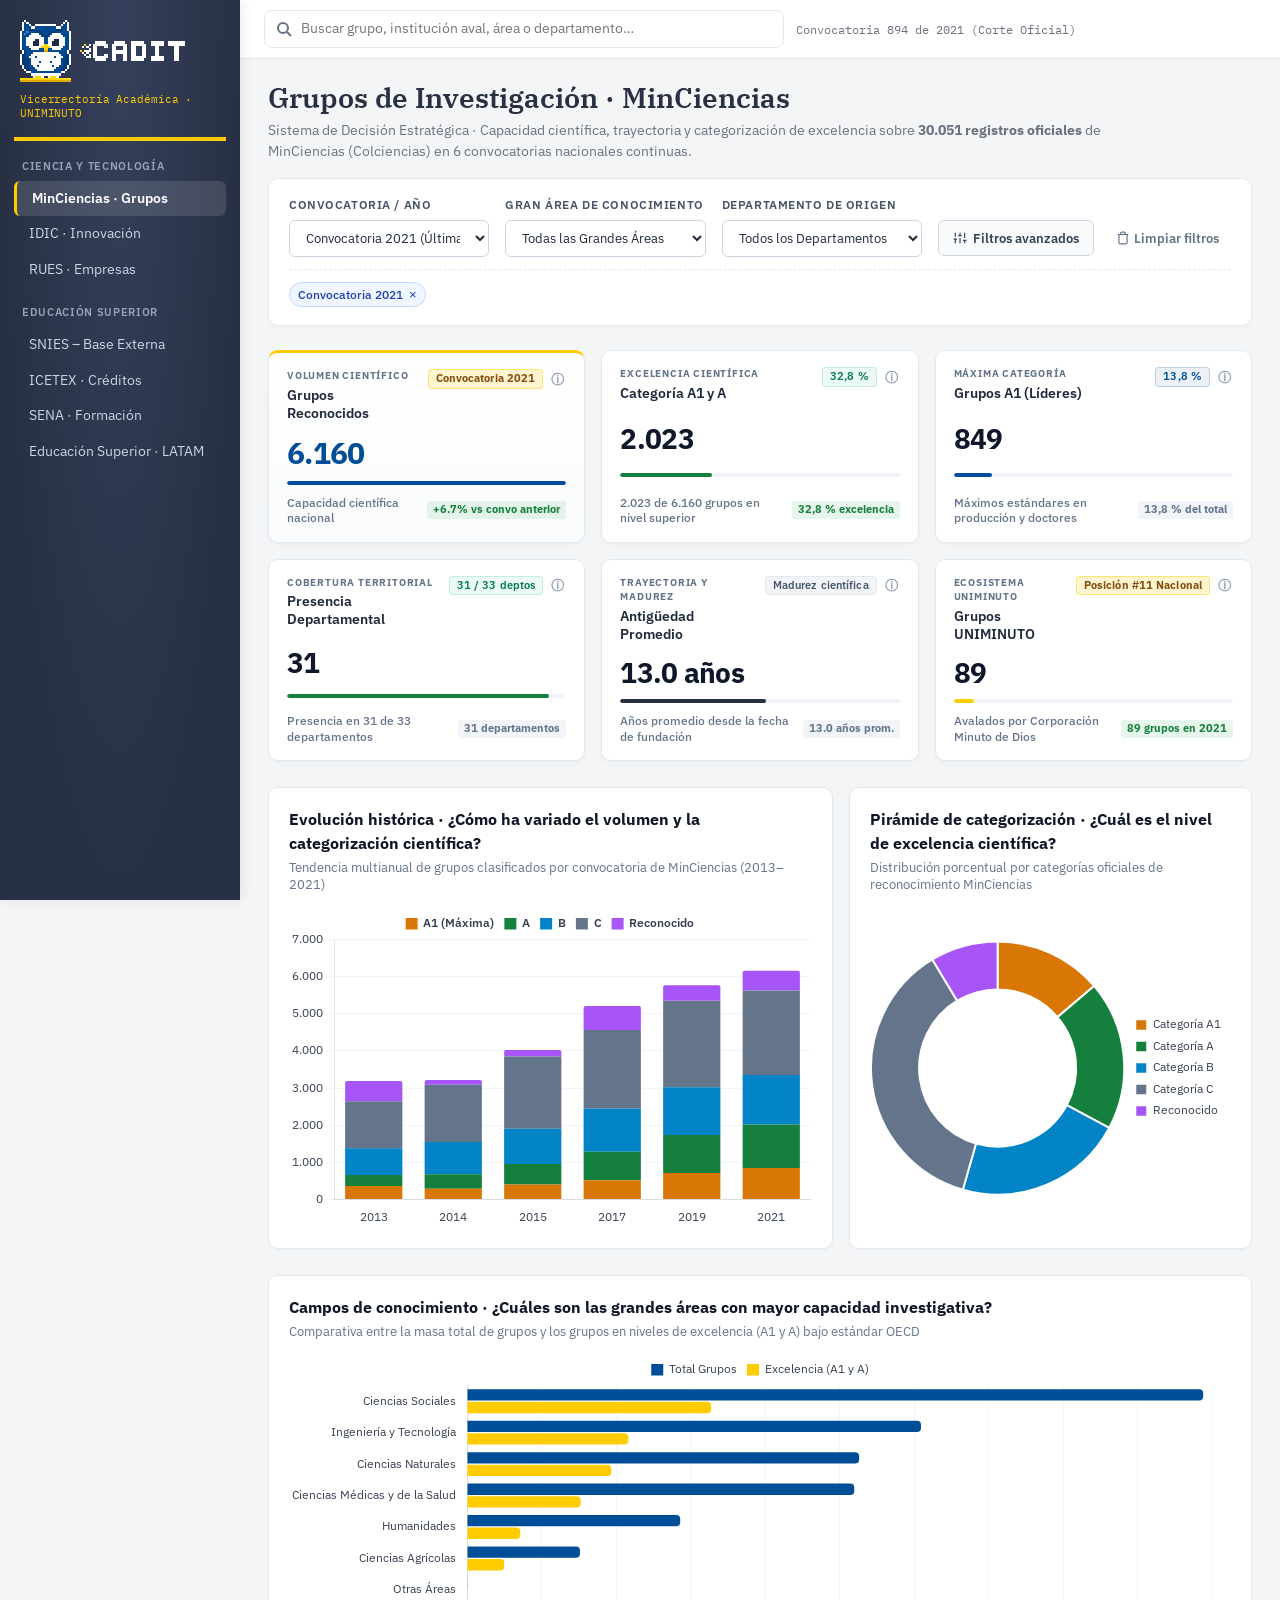
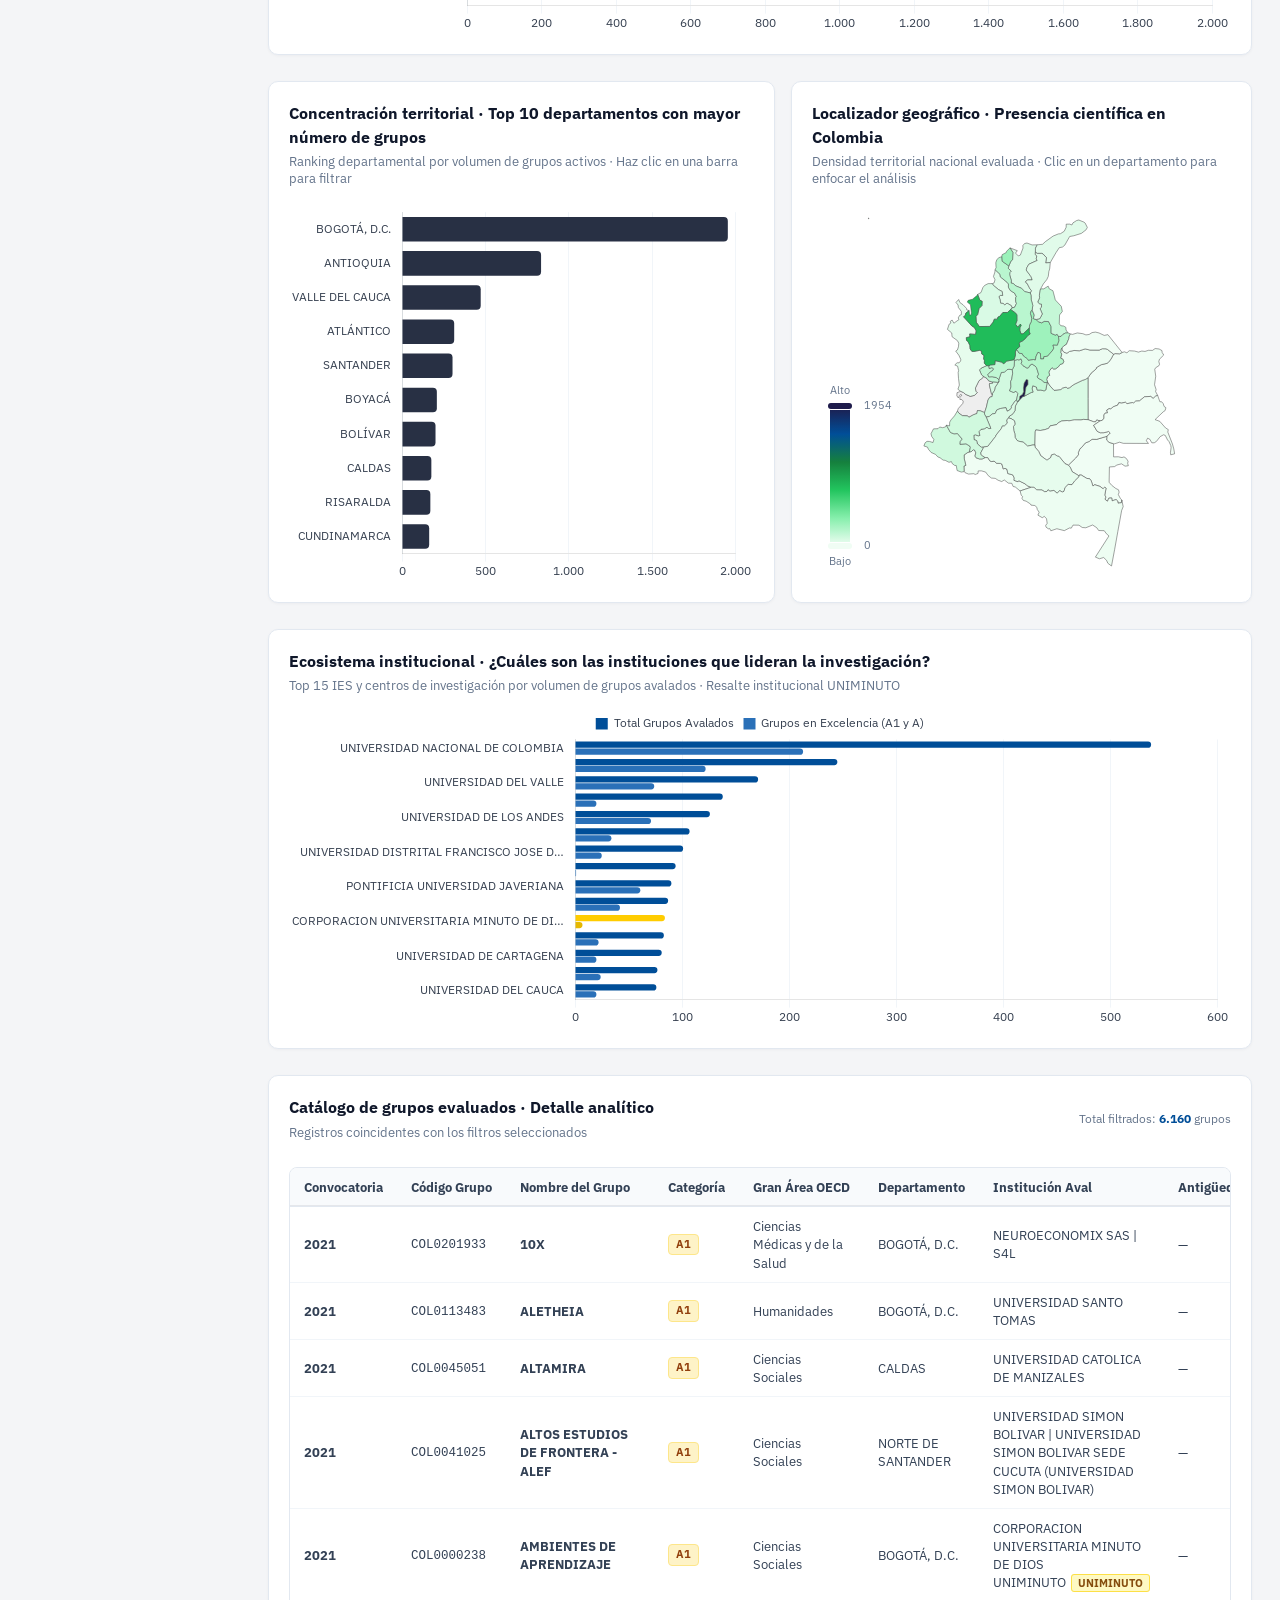
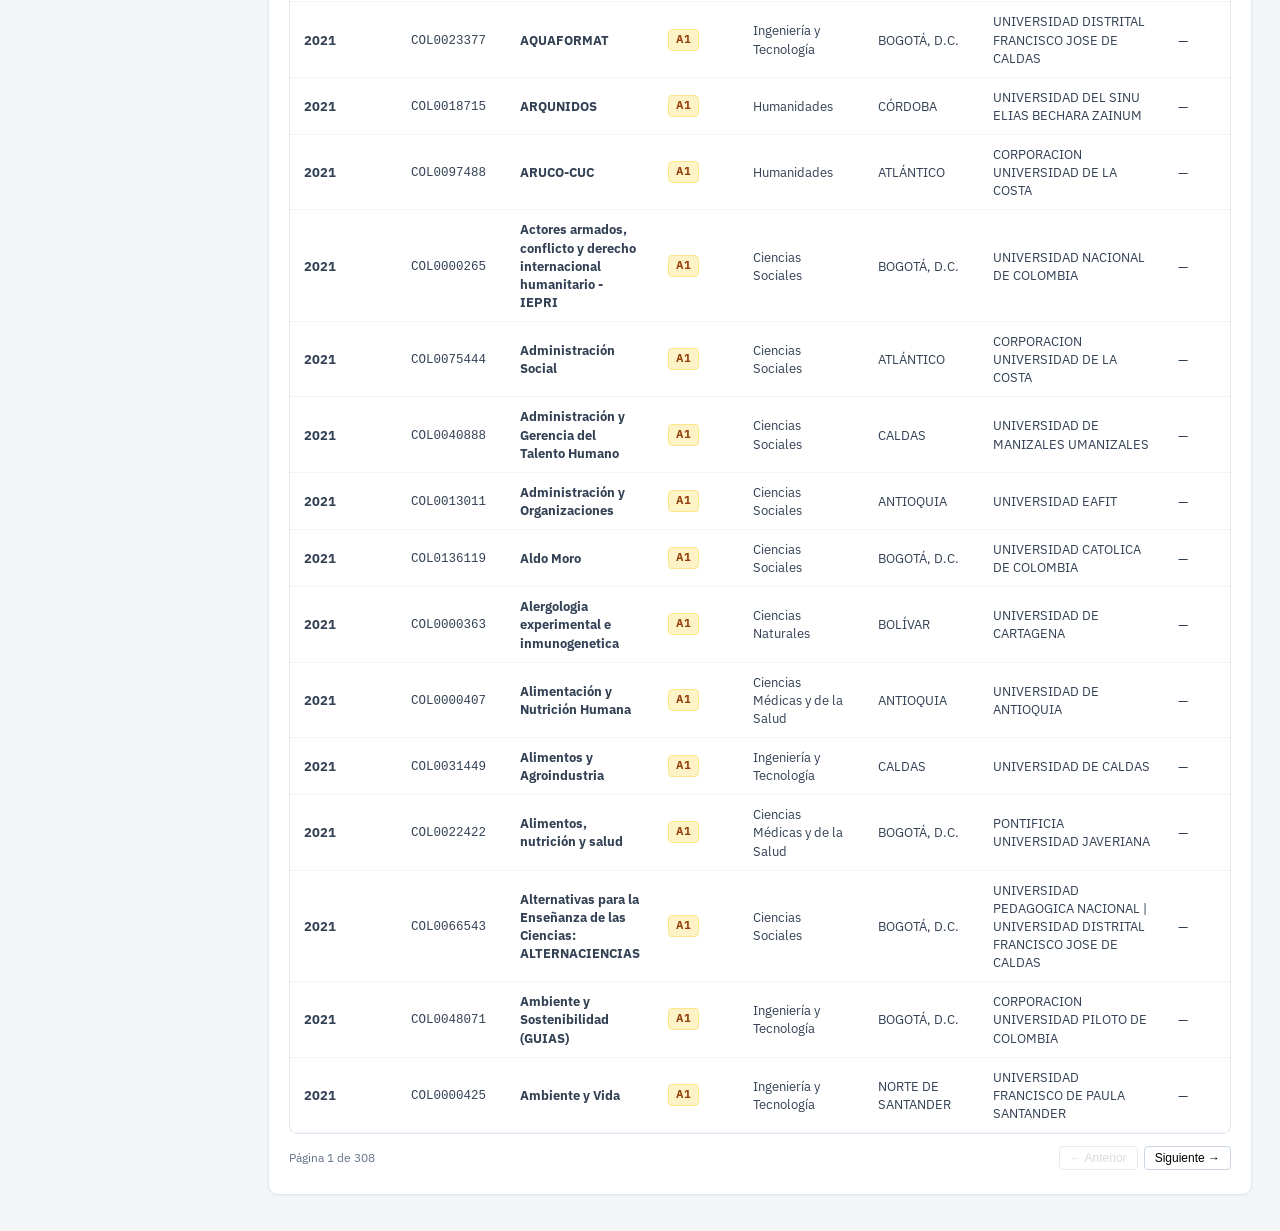
<file: minciencias.html>
<!doctype html>
<html lang="es">

<head>
  <meta charset="utf-8">
  <meta name="viewport" content="width=device-width, initial-scale=1">
  <title>Tablero MinCiencias · Grupos de Investigación · CADIT</title>
  <link rel="icon" href="manual%20de%20marca/files/02-Buho/CADIT-icono-cabeza.svg">
  <link rel="stylesheet"
    href="https://fonts.googleapis.com/css2?family=IBM+Plex+Mono:wght@400;500;600&family=IBM+Plex+Sans:wght@400;500;600;700;800&family=IBM+Plex+Serif:wght@600&display=swap">
  <script src="vendor/chart.umd.min.js"></script>
  <script src="vendor/echarts.min.js"></script>
  <script src="vendor/jspdf.umd.min.js"></script>
  <script src="vendor/xlsx.full.min.js"></script>
  <script>
    if (!window.echarts) {
      document.write('<script src="https://cdn.jsdelivr.net/npm/echarts@5.5.0/dist/echarts.min.js"><\/script>');
    }
  </script>
  <link rel="stylesheet" href="estilo-cadit.css">
  <style>
    :root {
      --marino: #283044;
      --amarillo: #FFCC00;
      --azul: #004E98;
      --niebla: #F4F5F7;
      --texto: #374151;
      --azul-claro: #2A70B8;
      --azul-sombra: #1B3556;
      --ocre: #E6B800;
      --suave: #6B7280;
      --borde: #E5E7EB;
      --blanco: #FFFFFF;
    }

    .lateral {
      background: radial-gradient(ellipse at top, #35405c, #283044 70%) !important;
    }

    .lateral .marca {
      border-bottom: 4px solid #FFCC00 !important;
    }

    .lateral .contexto {
      color: #FFCC00 !important;
    }

    .lateral button.activa {
      border-left-color: #FFCC00 !important;
    }

    .acciones button {
      background: #FFCC00 !important;
      color: #283044 !important;
    }

    .acciones button:hover {
      background: #E6B800 !important;
    }

    /* ─── Contenedor de KPIs Ejecutivos (3x2 en desktop para evitar truncamiento) ─── */
    .kpis {
      display: grid;
      grid-template-columns: repeat(3, minmax(0, 1fr));
      gap: 16px;
      margin-bottom: 26px;
      align-items: stretch;
    }

    @media (max-width: 980px) {
      .kpis {
        grid-template-columns: repeat(2, minmax(0, 1fr));
        gap: 12px;
      }
    }

    @media (max-width: 540px) {
      .kpis {
        grid-template-columns: 1fr;
        gap: 10px;
      }
    }

    .kpi-card {
      min-width: 0;
      background: #FFFFFF;
      border: 1px solid #E2E8F0;
      border-radius: 10px;
      padding: 16px 18px;
      text-align: left;
      font: inherit;
      color: inherit;
      display: flex;
      flex-direction: column;
      justify-content: space-between;
      min-height: 142px;
      box-sizing: border-box;
      position: relative;
      box-shadow: 0 1px 2px rgba(15, 23, 42, 0.04), 0 3px 8px rgba(15, 23, 42, 0.02);
      transition: border-color .2s ease, box-shadow .2s ease, transform .2s cubic-bezier(0.16, 1, 0.3, 1);
    }

    .kpi-card:hover {
      border-color: #004E98;
      box-shadow: 0 6px 20px rgba(0, 78, 152, 0.1);
      transform: translateY(-2px);
    }

    .kpi-card.kpi-hero {
      border-top: 3.5px solid #FFCC00;
      background: linear-gradient(180deg, #FFFFFF 0%, #FAFBFC 100%);
    }

    .kpi-card-header {
      display: flex;
      justify-content: space-between;
      align-items: flex-start;
      gap: 10px;
      margin-bottom: 6px;
    }

    .kpi-card-meta {
      display: flex;
      flex-direction: column;
      gap: 2px;
      min-width: 0;
      flex: 1;
    }

    .kpi-card-kicker {
      font-size: 10px;
      font-weight: 700;
      text-transform: uppercase;
      letter-spacing: .08em;
      color: #64748B;
    }

    .kpi-card-title {
      font-size: 13.5px;
      font-weight: 600;
      color: #1E293B;
      white-space: normal;
      word-break: normal;
      margin: 0;
      line-height: 1.35;
    }

    .kpi-card-aside {
      display: flex;
      align-items: center;
      gap: 6px;
      flex-shrink: 0;
      position: relative;
    }

    .kpi-badge {
      font-size: 10.5px;
      font-weight: 600;
      padding: 2px 7px;
      border-radius: 4px;
      white-space: nowrap;
      line-height: 1.3;
    }

    .badge-primary { background: rgba(0, 78, 152, 0.08); color: #004E98; }
    .badge-success { background: rgba(22, 163, 74, 0.1); color: #15803D; }
    .badge-gold { background: rgba(230, 184, 0, 0.18); color: #8A6D00; }
    .badge-neutral { background: #F1F5F9; color: #475569; }

    .kpi-info-btn {
      background: transparent;
      border: none;
      color: #94A3B8;
      font-size: 13px;
      font-weight: 700;
      line-height: 1;
      padding: 2px;
      cursor: pointer;
      border-radius: 50%;
      display: inline-flex;
      align-items: center;
      justify-content: center;
      transition: color .15s ease, transform .15s ease;
    }

    .kpi-info-btn:hover {
      color: #004E98;
      transform: scale(1.15);
    }

    .popup-info-kpi {
      display: none;
      position: absolute;
      top: calc(100% + 6px);
      right: 0;
      width: 260px;
      background: #FFFFFF;
      border: 1px solid #CBD5E1;
      border-radius: 8px;
      padding: 12px 14px;
      box-shadow: 0 10px 25px -5px rgba(0, 0, 0, 0.15), 0 8px 10px -6px rgba(0, 0, 0, 0.1);
      z-index: 50;
      text-align: left;
      font-size: 11.5px;
      line-height: 1.4;
      color: #334155;
      pointer-events: none;
    }

    .kpi-card-aside:hover .popup-info-kpi {
      display: block;
    }

    .popup-info-header {
      font-weight: 700;
      color: #0F172A;
      font-size: 12px;
      margin-bottom: 5px;
      padding-bottom: 4px;
      border-bottom: 1px solid #E2E8F0;
    }

    .popup-info-meta {
      margin-top: 6px;
      padding-top: 5px;
      border-top: 1px dashed #E2E8F0;
      font-size: 10.5px;
      color: #64748B;
    }

    .kpi-card-val {
      font-size: 28px;
      font-weight: 700;
      color: #0F172A;
      font-variant-numeric: tabular-nums;
      font-feature-settings: 'tnum';
      letter-spacing: -0.025em;
      line-height: 1.15;
      overflow: visible;
      margin: 4px 0 2px;
    }

    .kpi-card-val.val-hero {
      font-size: 30px;
      font-weight: 800;
      color: #004E98;
    }

    .kpi-card-track {
      width: 100%;
      height: 4px;
      background: #F1F5F9;
      border-radius: 2px;
      overflow: hidden;
      margin: 6px 0 4px;
    }

    .kpi-card-track-fill {
      height: 100%;
      border-radius: 2px;
      transition: width 0.6s cubic-bezier(0.16, 1, 0.3, 1);
    }

    .kpi-card-footer {
      display: flex;
      justify-content: space-between;
      align-items: center;
      gap: 8px;
      margin-top: 6px;
      flex-wrap: wrap;
    }

    .kpi-card-sub {
      font-size: 11.5px;
      font-weight: 500;
      color: #64748B;
      white-space: normal;
      margin: 0;
      line-height: 1.35;
      flex: 1;
      min-width: 0;
    }

    .kpi-delta {
      display: inline-flex;
      align-items: center;
      gap: 3px;
      font-size: 11px;
      font-weight: 700;
      padding: 1px 6px;
      border-radius: 3px;
    }
    .kpi-delta.delta-up { background: rgba(22, 163, 74, 0.1); color: #15803D; }
    .kpi-delta.delta-down { background: rgba(220, 38, 38, 0.1); color: #B91C1C; }
    .kpi-delta.delta-neutral { background: #F1F5F9; color: #64748B; }

    /* ─── Sistema de Filtros CADIT ─── */
    .area-filtros {
      background: #FFFFFF;
      border: 1px solid #E2E8F0;
      border-radius: 10px;
      padding: 18px 20px;
      margin-bottom: 24px;
      box-shadow: 0 1px 3px rgba(15, 23, 42, 0.04);
    }

    .filtros-prioritarios {
      display: flex;
      flex-wrap: wrap;
      gap: 16px;
      align-items: flex-end;
    }

    .filtro-campo {
      display: flex;
      flex-direction: column;
      gap: 6px;
      flex: 1;
      min-width: 170px;
    }

    .filtro-campo label {
      font-size: 11.5px;
      font-weight: 600;
      text-transform: uppercase;
      letter-spacing: .05em;
      color: #475569;
    }

    .filtro-campo select {
      padding: 8px 12px;
      border: 1px solid #CBD5E1;
      border-radius: 6px;
      font: inherit;
      font-size: 13px;
      color: #1E293B;
      background: #FFFFFF;
      transition: border-color .15s ease, box-shadow .15s ease;
      cursor: pointer;
    }

    .filtro-campo select:focus {
      outline: none;
      border-color: #004E98;
      box-shadow: 0 0 0 3px rgba(0, 78, 152, 0.1);
    }

    .filtros-acciones {
      display: flex;
      gap: 10px;
      align-items: center;
    }

    .btn-avanzados {
      background: #F8FAFC;
      border: 1px solid #CBD5E1;
      color: #334155;
      padding: 8px 14px;
      border-radius: 6px;
      font-size: 12.5px;
      font-weight: 600;
      cursor: pointer;
      display: inline-flex;
      align-items: center;
      gap: 6px;
      transition: background-color .15s ease, border-color .15s ease;
    }

    .btn-avanzados:hover {
      background: #F1F5F9;
      border-color: #94A3B8;
    }

    .btn-limpiar {
      background: transparent;
      border: none;
      color: #64748B;
      padding: 8px 12px;
      font-size: 12.5px;
      cursor: pointer;
      display: inline-flex;
      align-items: center;
      gap: 4px;
      transition: color .15s ease;
    }

    .btn-limpiar:hover {
      color: #B91C1C;
    }

    .panel-filtros-avanzados {
      display: flex;
      flex-wrap: wrap;
      gap: 16px;
      margin-top: 14px;
      padding-top: 14px;
      border-top: 1px solid #F1F5F9;
    }

    .chips-barra {
      display: flex;
      flex-wrap: wrap;
      gap: 8px;
      align-items: center;
      margin-top: 12px;
      padding-top: 12px;
      border-top: 1px dashed #E5E7EB;
    }

    .chips-barra:empty {
      display: none;
    }

    .chip-filtro {
      display: inline-flex;
      align-items: center;
      gap: 6px;
      background: #EFF6FF;
      border: 1px solid #BFDBFE;
      color: #1E40AF;
      font-size: 12px;
      font-weight: 500;
      padding: 3px 8px;
      border-radius: 999px;
    }

    .chip-filtro button {
      background: none;
      border: none;
      color: #1E40AF;
      cursor: pointer;
      font-size: 13px;
      line-height: 1;
      padding: 0;
      display: flex;
      align-items: center;
      justify-content: center;
    }

    /* ─── Cuadrículas y Gráficos CADIT ─── */
    .cuadricula-2 {
      display: grid;
      grid-template-columns: 1.4fr 1fr;
      gap: 16px;
      margin-bottom: 26px;
    }

    @media (max-width: 1080px) {
      .cuadricula-2 {
        grid-template-columns: 1fr;
      }
    }

    .cuadricula-territorial {
      display: grid;
      grid-template-columns: 1.1fr 1fr;
      gap: 16px;
      margin-bottom: 26px;
    }

    @media (max-width: 1080px) {
      .cuadricula-territorial {
        grid-template-columns: 1fr;
      }
    }

    .panel {
      background: #FFFFFF;
      border: 1px solid #E2E8F0;
      border-radius: 10px;
      padding: 20px;
      box-shadow: 0 1px 3px rgba(15, 23, 42, 0.04);
      display: flex;
      flex-direction: column;
    }

    .panel-cab {
      margin-bottom: 14px;
    }

    .panel-cab h2 {
      font-size: 16px;
      font-weight: 700;
      color: #0F172A;
      margin: 0 0 4px;
    }

    .panel-cab p.sub {
      font-size: 12.5px;
      color: #64748B;
      margin: 0;
    }

    .grafico-wrap {
      position: relative;
      flex: 1;
      min-height: 320px;
    }

    /* ─── Tabla Interactiva de Detalle ─── */
    .tabla-container {
      width: 100%;
      overflow-x: auto;
      border: 1px solid #E2E8F0;
      border-radius: 8px;
      margin-top: 12px;
    }

    table.tabla-cadit {
      width: 100%;
      border-collapse: collapse;
      text-align: left;
      font-size: 12.5px;
    }

    table.tabla-cadit th {
      background: #F8FAFC;
      color: #334155;
      font-weight: 700;
      padding: 10px 14px;
      border-bottom: 1px solid #E2E8F0;
      white-space: nowrap;
    }

    table.tabla-cadit td {
      padding: 10px 14px;
      border-bottom: 1px solid #F1F5F9;
      color: #334155;
    }

    table.tabla-cadit tr:hover td {
      background: #F8FAFC;
    }

    .tag-cat {
      font-size: 11px;
      font-weight: 700;
      padding: 2px 7px;
      border-radius: 4px;
      display: inline-block;
    }
    .tag-a1 { background: #FEF3C7; color: #92400E; border: 1px solid #FDE68A; }
    .tag-a { background: #DCFCE7; color: #166534; border: 1px solid #BBF7D0; }
    .tag-b { background: #E0F2FE; color: #075985; border: 1px solid #BAE6FD; }
    .tag-c { background: #F1F5F9; color: #475569; border: 1px solid #E2E8F0; }
    .tag-rec { background: #F3E8FF; color: #6B21A8; border: 1px solid #E9D5FF; }

    .tag-uniminuto {
      background: #FEF9C3;
      color: #854D0E;
      font-weight: 700;
      font-size: 10.5px;
      padding: 1px 6px;
      border-radius: 3px;
      border: 1px solid #FDE047;
      margin-left: 5px;
    }

    .paginador {
      display: flex;
      justify-content: space-between;
      align-items: center;
      padding: 12px 0 4px;
      font-size: 12px;
      color: #64748B;
    }

    .paginador-btns {
      display: flex;
      gap: 6px;
    }

    .paginador-btns button {
      background: #FFFFFF;
      border: 1px solid #CBD5E1;
      border-radius: 4px;
      padding: 4px 10px;
      font-size: 12px;
      cursor: pointer;
    }

    .paginador-btns button:hover:not(:disabled) {
      background: #F1F5F9;
      border-color: #004E98;
    }

    .paginador-btns button:disabled {
      opacity: 0.5;
      cursor: not-allowed;
    }
  </style>
</head>

<body>
  <!-- Barra lateral institucional CADIT -->
  <aside class="lateral">
    <div class="marca">
      <div class="marca-info">
        <img src="manual%20de%20marca/files/01-Logo/CADIT-logo-horizontal-negativo.svg" alt="CADIT">
        <p class="contexto">Vicerrectoría Académica · UNIMINUTO</p>
      </div>
      <button type="button" class="btn-menu-movil" id="btn-menu-movil" aria-label="Abrir menú" aria-expanded="false">
        <svg class="icono-hamburguesa" width="18" height="18" viewBox="0 0 24 24" fill="none" stroke="currentColor" stroke-width="2.2" stroke-linecap="round"><line x1="3" y1="6" x2="21" y2="6"></line><line x1="3" y1="12" x2="21" y2="12"></line><line x1="3" y1="18" x2="21" y2="18"></line></svg>
        <svg class="icono-cerrar" width="18" height="18" viewBox="0 0 24 24" fill="none" stroke="currentColor" stroke-width="2.2" stroke-linecap="round" style="display:none"><line x1="18" y1="6" x2="6" y2="18"></line><line x1="6" y1="6" x2="18" y2="18"></line></svg>
        <span>Menú</span>
      </button>
    </div>
    <nav id="menu" aria-label="Secciones del tablero">
      <h3>Ciencia y Tecnología</h3>
      <button data-v="minciencias" class="activa">MinCiencias · Grupos</button>
      <button data-v="idic" data-href="idic.html">IDIC · Innovación</button>
      <button data-v="rues" data-href="rues.html">RUES · Empresas</button>
      <h3>Educación Superior</h3>
      <button data-v="snies" data-href="index.html">SNIES – Base Externa</button>
      <button data-v="icetex" data-href="icetex.html">ICETEX · Créditos</button>
      <button data-v="sena" data-href="sena.html">SENA · Formación</button>
      <button data-v="latam" data-href="latam.html">Educación Superior · LATAM</button>
    </nav>
  </aside>

  <!-- Contenedor principal -->
  <div class="contenido">
    <!-- Barra superior institucional -->
    <div class="barra">
      <div class="buscar">
        <input id="buscar" type="search" placeholder="Buscar grupo, institución aval, área o departamento…" autocomplete="off" aria-label="Buscar filtros">
        <div id="resultados" hidden></div>
      </div>
      <div class="barra-subfila">
        <span class="corte" id="corte">Convocatoria 894 de 2021 (Corte Oficial)</span>
        <div class="acciones">
          <button id="pdf" type="button" style="display: none;">PDF</button>
          <button id="xlsx" type="button" style="display: none;">XLSX</button>
        </div>
      </div>
    </div>

    <main>
      <!-- Encabezado Oficial Homologado CADIT -->
      <div class="encabezado">
        <h1 id="titulo">Grupos de Investigación · MinCiencias</h1>
        <p id="subtitulo">Sistema de Decisión Estratégica · Capacidad científica, trayectoria y categorización de excelencia sobre <b>30.051 registros oficiales</b> de MinCiencias (Colciencias) en 6 convocatorias nacionales continuas.</p>
      </div>

      <!-- Sistema de Filtros Reactivos -->
      <section id="area-filtros" class="area-filtros">
        <div class="filtros-prioritarios">
          <div class="filtro-campo">
            <label for="f-anio">Convocatoria / Año</label>
            <select id="f-anio"></select>
          </div>
          <div class="filtro-campo">
            <label for="f-area">Gran Área de Conocimiento</label>
            <select id="f-area">
              <option value="">Todas las Grandes Áreas</option>
            </select>
          </div>
          <div class="filtro-campo">
            <label for="f-departamento">Departamento de Origen</label>
            <select id="f-departamento">
              <option value="">Todos los Departamentos</option>
            </select>
          </div>
          <div class="filtros-acciones">
            <button type="button" id="btn-toggle-avanzados" class="btn-avanzados" aria-expanded="false">
              <svg width="14" height="14" viewBox="0 0 24 24" fill="none" stroke="currentColor" stroke-width="2"><path d="M4 21v-7m0-4V3m8 18v-9m0-4V3m8 18v-5m0-4V3M1 14h6m2-6h6m2 8h6"/></svg>
              <span>Filtros avanzados</span>
            </button>
            <button type="button" id="btn-limpiar" class="btn-limpiar" title="Limpiar todos los filtros">
              <svg width="14" height="14" viewBox="0 0 24 24" fill="none" stroke="currentColor" stroke-width="2"><polyline points="3 6 5 6 21 6"/><path d="M19 6v14a2 2 0 0 1-2 2H7a2 2 0 0 1-2-2V6m3 0V4a2 2 0 0 1 2-2h4a2 2 0 0 1 2 2v2"/></svg>
              <span>Limpiar filtros</span>
            </button>
          </div>
        </div>

        <div class="panel-filtros-avanzados" id="panel-filtros-avanzados" hidden>
          <div class="filtro-campo">
            <label for="f-clasificacion">Clasificación MinCiencias</label>
            <select id="f-clasificacion">
              <option value="">Todas las clasificaciones</option>
              <option value="A1">Categoría A1 (Máxima Excelencia)</option>
              <option value="A">Categoría A</option>
              <option value="B">Categoría B</option>
              <option value="C">Categoría C</option>
              <option value="Reconocido">Reconocido (Avalado sin categoría)</option>
            </select>
          </div>
          <div class="filtro-campo">
            <label for="f-institucion">Institución Aval</label>
            <select id="f-institucion">
              <option value="">Todas las instituciones</option>
            </select>
          </div>
        </div>

        <div class="chips-barra" id="chips-barra"></div>
      </section>

      <!-- Fila de 6 KPIs Ejecutivos (3x2 Desktop sin truncamiento) -->
      <section class="kpis" id="kpis"></section>

      <!-- Módulo 1: Evolución Histórica y Pirámide de Categorización -->
      <div class="cuadricula-2">
        <div class="panel">
          <div class="panel-cab">
            <h2>Evolución histórica · ¿Cómo ha variado el volumen y la categorización científica?</h2>
            <p class="sub">Tendencia multianual de grupos clasificados por convocatoria de MinCiencias (2013–2021)</p>
          </div>
          <div class="grafico-wrap"><canvas id="g-evolucion"></canvas></div>
        </div>

        <div class="panel">
          <div class="panel-cab">
            <h2>Pirámide de categorización · ¿Cuál es el nivel de excelencia científica?</h2>
            <p class="sub">Distribución porcentual por categorías oficiales de reconocimiento MinCiencias</p>
          </div>
          <div class="grafico-wrap"><canvas id="g-piramide"></canvas></div>
        </div>
      </div>

      <!-- Módulo 2: Distribución por Grandes Áreas de Conocimiento OECD -->
      <div class="panel" style="margin-bottom: 26px;">
        <div class="panel-cab">
          <h2>Campos de conocimiento · ¿Cuáles son las grandes áreas con mayor capacidad investigativa?</h2>
          <p class="sub">Comparativa entre la masa total de grupos y los grupos en niveles de excelencia (A1 y A) bajo estándar OECD</p>
        </div>
        <div class="grafico-wrap" style="min-height: 280px;"><canvas id="g-areas"></canvas></div>
      </div>

      <!-- Módulo 3: Concentración Territorial y Mapa ECharts de Colombia -->
      <div class="cuadricula-territorial">
        <div class="panel">
          <div class="panel-cab">
            <h2>Concentración territorial · Top 10 departamentos con mayor número de grupos</h2>
            <p class="sub">Ranking departamental por volumen de grupos activos · Haz clic en una barra para filtrar</p>
          </div>
          <div class="grafico-wrap"><canvas id="g-deptos"></canvas></div>
        </div>

        <div class="panel">
          <div class="panel-cab">
            <h2>Localizador geográfico · Presencia científica en Colombia</h2>
            <p class="sub">Densidad territorial nacional evaluada · Clic en un departamento para enfocar el análisis</p>
          </div>
          <div id="g-mapa-colombia" style="width:100%;height:380px;background:#FFFFFF;border-radius:8px;"></div>
        </div>
      </div>

      <!-- Módulo 4: Ecosistema Institucional y Posicionamiento de IES -->
      <div class="panel" style="margin-bottom: 26px;">
        <div class="panel-cab">
          <h2>Ecosistema institucional · ¿Cuáles son las instituciones que lideran la investigación?</h2>
          <p class="sub">Top 15 IES y centros de investigación por volumen de grupos avalados · Resalte institucional UNIMINUTO</p>
        </div>
        <div class="grafico-wrap" style="min-height: 320px;"><canvas id="g-instituciones"></canvas></div>
      </div>

      <!-- Módulo 5: Tabla de Detalle y Catálogo de Grupos -->
      <div class="panel">
        <div class="panel-cab" style="display:flex; justify-content:space-between; align-items:center; flex-wrap:wrap; gap:10px;">
          <div>
            <h2>Catálogo de grupos evaluados · Detalle analítico</h2>
            <p class="sub" id="tabla-sub">Registros coincidentes con los filtros seleccionados</p>
          </div>
          <div style="font-size:12px; color:#64748B;">
            Total filtrados: <b id="tabla-total" style="color:#004E98;">0</b> grupos
          </div>
        </div>

        <div class="tabla-container">
          <table class="tabla-cadit">
            <thead>
              <tr>
                <th>Convocatoria</th>
                <th>Código Grupo</th>
                <th>Nombre del Grupo</th>
                <th>Categoría</th>
                <th>Gran Área OECD</th>
                <th>Departamento</th>
                <th>Institución Aval</th>
                <th>Antigüedad</th>
              </tr>
            </thead>
            <tbody id="tabla-body"></tbody>
          </table>
        </div>

        <div class="paginador">
          <span id="paginador-info">Página 1 de 1</span>
          <div class="paginador-btns">
            <button type="button" id="btn-ant" disabled>&larr; Anterior</button>
            <button type="button" id="btn-sig" disabled>Siguiente &rarr;</button>
          </div>
        </div>
      </div>
    </main>
  </div>

  <script>
    // ─── Configuración Global Chart.js bajo Estándar CADIT ───
    Chart.defaults.font.family = '"IBM Plex Sans", system-ui, sans-serif';
    Chart.defaults.color = "#374151";

    const $ = id => document.getElementById(id);
    const fmt = n => (n == null || isNaN(n)) ? "—" : Math.round(Number(n)).toLocaleString("es-CO");
    const pct = n => (n == null || isNaN(n)) ? "0 %" : Number(n).toFixed(1).replace(".", ",") + " %";

    const MAPA_CODIGOS_DEPTO = {
      "ANTIOQUIA": "CO-ANT",
      "ATLÁNTICO": "CO-ATL",
      "BOGOTÁ, D.C.": "CO-DC",
      "BOLÍVAR": "CO-BOL",
      "BOYACÁ": "CO-BOY",
      "CALDAS": "CO-CAL",
      "CAQUETÁ": "CO-CAQ",
      "CAUCA": "CO-CAU",
      "CESAR": "CO-CES",
      "CÓRDOBA": "CO-COR",
      "CUNDINAMARCA": "CO-CUN",
      "CHOCÓ": "CO-CHO",
      "HUILA": "CO-HUI",
      "LA GUAJIRA": "CO-LAG",
      "MAGDALENA": "CO-MAG",
      "META": "CO-MET",
      "NARIÑO": "CO-NAR",
      "NORTE DE SANTANDER": "CO-NSA",
      "QUINDÍO": "CO-QUI",
      "RISARALDA": "CO-RIS",
      "SANTANDER": "CO-SAN",
      "SUCRE": "CO-SUC",
      "TOLIMA": "CO-TOL",
      "VALLE DEL CAUCA": "CO-VAC",
      "ARAUCA": "CO-ARA",
      "CASANARE": "CO-CAS",
      "PUTUMAYO": "CO-PUT",
      "ARCHIPIÉLAGO DE SAN ANDRÉS, PROVIDENCIA Y SANTA CATALINA": "CO-SAP",
      "AMAZONAS": "CO-AMA",
      "GUAINÍA": "CO-GUA",
      "GUAVIARE": "CO-GUV",
      "VAUPÉS": "CO-VAU",
      "VICHADA": "CO-VID"
    };

    const MAPA_ID_A_SVG_NAME = {
      "CO-AMA": "Amazonas",
      "CO-ANT": "Antioquia",
      "CO-ARA": "Arauca",
      "CO-ATL": "Atlántico",
      "CO-BOL": "Bolívar",
      "CO-BOY": "Boyacá",
      "CO-CAL": "Caldas",
      "CO-CAQ": "Caquetá",
      "CO-CAS": "Casanare",
      "CO-CAU": "Cauca",
      "CO-CES": "Cesar",
      "CO-CHO": "Chocó",
      "CO-COR": "Córdoba",
      "CO-CUN": "Cundinamarca",
      "CO-GUA": "Guainia",
      "CO-GUV": "Guaviare",
      "CO-HUI": "Huila",
      "CO-MAG": "Magdalena",
      "CO-MET": "Meta",
      "CO-NAR": "Nariño",
      "CO-NSA": "Norde de Santander",
      "CO-PUT": "Putumayo",
      "CO-QUI": "Quindio",
      "CO-RIS": "Risaralda",
      "CO-SAN": "Santander",
      "CO-SUC": "Sucre",
      "CO-TOL": "Tolima",
      "CO-VAU": "Vaupés",
      "CO-VID": "Vichada",
      "CO-DC": "Distrito Capital de Bogotá",
      "CO-LAG": "La Guajira",
      "CO-SAP": "San Andrés, Providencia y Santa Catalina"
    };

    const SVG_NAME_A_DEPTO = {};
    Object.entries(MAPA_CODIGOS_DEPTO).forEach(([depto, cod]) => {
      const svgNom = MAPA_ID_A_SVG_NAME[cod];
      if (svgNom) SVG_NAME_A_DEPTO[svgNom.toLowerCase()] = depto;
    });
    SVG_NAME_A_DEPTO["distrito capital de bogotá"] = "BOGOTÁ, D.C.";
    SVG_NAME_A_DEPTO["distrito capital de bogota"] = "BOGOTÁ, D.C.";
    SVG_NAME_A_DEPTO["bogotá, d.c."] = "BOGOTÁ, D.C.";
    SVG_NAME_A_DEPTO["bogota, d.c."] = "BOGOTÁ, D.C.";
    SVG_NAME_A_DEPTO["norde de santander"] = "NORTE DE SANTANDER";
    SVG_NAME_A_DEPTO["norte de santander"] = "NORTE DE SANTANDER";
    SVG_NAME_A_DEPTO["guainia"] = "GUAINÍA";
    SVG_NAME_A_DEPTO["quindio"] = "QUINDÍO";
    SVG_NAME_A_DEPTO["san andrés, providencia y santa catalina"] = "ARCHIPIÉLAGO DE SAN ANDRÉS, PROVIDENCIA Y SANTA CATALINA";
    SVG_NAME_A_DEPTO["san andres, providencia y santa catalina"] = "ARCHIPIÉLAGO DE SAN ANDRÉS, PROVIDENCIA Y SANTA CATALINA";

    let RAW_DATA = null;
    let chartMapaEcharts = null;
    let mapaSvgRegistrado = false;
    let graficos = {};

    function destruirGrafico(id) {
      if (graficos[id]) { graficos[id].destroy(); delete graficos[id]; }
    }

    // Estado Reactivo de Filtros
    const st = {
      anio: "2021",
      area: "",
      departamento: "",
      clasificacion: "",
      institucion: "",
      pagina: 1,
      porPagina: 20
    };

    // ─── Componente de Tarjetas KPI Oficial CADIT ───
    function tarjeta({ kicker, t, v, nota = null, esHero = false, badge = null, badgeClass = "badge-neutral", progreso = null, progresoColor = "#004E98", delta = null, deltaClass = "delta-neutral", popupData = null, alClic = null }) {
      const el = document.createElement("div");
      el.className = "kpi-card" + (esHero ? " kpi-hero" : "");
      if (alClic) {
        el.style.cursor = "pointer";
        el.onclick = e => {
          if (e.target.closest(".kpi-info-btn") || e.target.closest(".popup-info-kpi")) return;
          alClic(e);
        };
      }

      let popupHtml = "";
      if (popupData) {
        popupHtml = `
          <div class="popup-info-kpi">
            <div class="popup-info-header">${popupData.titulo || t}</div>
            <p style="margin:0 0 5px 0;">${popupData.mide}</p>
            ${popupData.calculo ? `<p style="margin:4px 0 0 0;font-size:10.5px;color:#004E98;"><b>Cálculo:</b> ${popupData.calculo}</p>` : ""}
            <div class="popup-info-meta">Fuente: ${popupData.fuente || "MinCiencias · Scienti"}</div>
          </div>
        `;
      }

      const badgeHtml = badge ? `<span class="kpi-badge ${badgeClass}">${badge}</span>` : "";
      const infoBtnHtml = popupData ? `<button type="button" class="kpi-info-btn" aria-label="Información">ⓘ</button>${popupHtml}` : "";
      const barHtml = progreso != null ? `
        <div class="kpi-card-track" title="${Number(progreso).toFixed(1)}%">
          <div class="kpi-card-track-fill" style="width: ${Math.min(100, Math.max(0, progreso))}%; background: ${progresoColor};"></div>
        </div>` : "";
      const deltaHtml = delta ? `<span class="kpi-delta ${deltaClass}">${delta}</span>` : "";

      el.innerHTML = `
        <div class="kpi-card-header">
          <div class="kpi-card-meta">
            ${kicker ? `<span class="kpi-card-kicker">${kicker}</span>` : ""}
            <h4 class="kpi-card-title">${t}</h4>
          </div>
          <div class="kpi-card-aside">
            ${badgeHtml}
            ${infoBtnHtml}
          </div>
        </div>
        <div class="kpi-card-body">
          <b class="kpi-card-val ${esHero ? "val-hero" : ""}">${typeof v === "number" ? fmt(v) : v}</b>
        </div>
        ${barHtml}
        <div class="kpi-card-footer">
          <p class="kpi-card-sub">${nota || "Datos oficiales"}</p>
          ${deltaHtml}
        </div>
      `;
      return el;
    }

    // ─── Filtrado de Grupos en Tiempo Real ───
    function obtenerGruposFiltrados() {
      if (!RAW_DATA || !RAW_DATA.catalogo_grupos) return [];
      return RAW_DATA.catalogo_grupos.filter(g => {
        if (st.anio && String(g.anio) !== String(st.anio)) return false;
        if (st.area && g.area !== st.area) return false;
        if (st.departamento && g.depto.toUpperCase() !== st.departamento.toUpperCase()) return false;
        if (st.clasificacion && g.cat !== st.clasificacion) return false;
        if (st.institucion && g.inst.toUpperCase() !== st.institucion.toUpperCase()) return false;
        return true;
      });
    }

    // ─── Renderizado de KPIs Ejecutivos ───
    function renderizarKpis() {
      const grupos = obtenerGruposFiltrados();
      const total = grupos.length;
      const excelencia = grupos.filter(g => g.cat === "A1" || g.cat === "A").length;
      const pctExcelencia = total > 0 ? (excelencia / total * 100) : 0;
      const a1Count = grupos.filter(g => g.cat === "A1").length;
      const pctA1 = total > 0 ? (a1Count / total * 100) : 0;

      const deptosUnicos = new Set(grupos.map(g => g.depto).filter(d => d && d !== "SIN INFORMACIÓN"));
      const numDeptos = deptosUnicos.size;
      const pctDeptos = (numDeptos / 33 * 100);

      const edades = grupos.map(g => g.edad).filter(e => e != null && !isNaN(e) && e > 0);
      const edadPromedio = edades.length ? (edades.reduce((a, b) => a + b, 0) / edades.length).toFixed(1) : 0;

      const uniminutoGrupos = grupos.filter(g => g.uniminuto).length;

      // Delta histórico año vs anterior si año activo
      let deltaTexto = "Corte activo";
      let deltaCls = "delta-neutral";
      if (st.anio) {
        const hist = RAW_DATA.serie_historica;
        const idx = hist.findIndex(h => String(h.anio) === String(st.anio));
        if (idx > 0) {
          const prev = hist[idx - 1].total;
          const curr = hist[idx].total;
          const pctVar = ((curr - prev) / prev * 100);
          deltaTexto = (pctVar >= 0 ? "+" : "") + pctVar.toFixed(1) + "% vs convo anterior";
          deltaCls = pctVar >= 0 ? "delta-up" : "delta-down";
        }
      }

      const anioTxt = st.anio ? `Convocatoria ${st.anio}` : "Todas las Convocatorias";

      const c1 = tarjeta({
        kicker: "VOLUMEN CIENTÍFICO",
        t: "Grupos Reconocidos",
        v: total,
        esHero: true,
        badge: anioTxt,
        badgeClass: "badge-gold",
        progreso: 100,
        progresoColor: "#004E98",
        nota: st.departamento ? `Presencia en ${st.departamento}` : (st.area ? `Área: ${st.area}` : "Capacidad científica nacional"),
        delta: deltaTexto,
        deltaClass: deltaCls,
        popupData: {
          titulo: "Grupos Reconocidos Oficialmente",
          mide: "Total de colectivos de investigación científica categorizados o avalados con reconocimiento vigente en la convocatoria.",
          calculo: "Conteo directo de registros de grupos reconocidos",
          fuente: "MinCiencias · Scienti / GrupLAC"
        }
      });

      const c2 = tarjeta({
        kicker: "EXCELENCIA CIENTÍFICA",
        t: "Categoría A1 y A",
        v: excelencia,
        badge: total ? `${pct(pctExcelencia)}` : "0 %",
        badgeClass: "badge-success",
        progreso: pctExcelencia,
        progresoColor: "#15803D",
        nota: `${fmt(excelencia)} de ${fmt(total)} grupos en nivel superior`,
        delta: pct(pctExcelencia) + " excelencia",
        deltaClass: "delta-up",
        alClic: () => fijarFiltro("clasificacion", "A1"),
        popupData: {
          titulo: "Grupos en Niveles de Excelencia (A1 + A)",
          mide: "Proporción de grupos de investigación ubicados en los dos niveles superiores del modelo de medición MinCiencias.",
          calculo: "(Grupos A1 + Grupos A / Total grupos) × 100",
          fuente: "MinCiencias · Modelo de Reconocimiento y Medición"
        }
      });

      const c3 = tarjeta({
        kicker: "MÁXIMA CATEGORÍA",
        t: "Grupos A1 (Líderes)",
        v: a1Count,
        badge: total ? `${pct(pctA1)}` : "0 %",
        badgeClass: "badge-primary",
        progreso: pctA1,
        progresoColor: "#004E98",
        nota: "Máximos estándares en producción y doctores",
        delta: pct(pctA1) + " del total",
        deltaClass: "delta-neutral",
        alClic: () => fijarFiltro("clasificacion", "A1"),
        popupData: {
          titulo: "Grupos Categoría A1",
          mide: "Grupos con la máxima ponderación en nuevo conocimiento, formación doctoral y desarrollo tecnológico.",
          calculo: "Conteo de grupos en categoría A1",
          fuente: "MinCiencias · Scienti"
        }
      });

      const c4 = tarjeta({
        kicker: "COBERTURA TERRITORIAL",
        t: "Presencia Departamental",
        v: numDeptos,
        badge: numDeptos >= 32 ? "97% Territorio" : `${numDeptos} / 33 deptos`,
        badgeClass: "badge-success",
        progreso: pctDeptos,
        progresoColor: "#15803D",
        nota: `Presencia en ${numDeptos} de 33 departamentos`,
        delta: `${numDeptos} departamentos`,
        deltaClass: "delta-neutral",
        popupData: {
          titulo: "Cobertura Territorial Nacional",
          mide: "Departamentos del país con al menos un grupo de investigación activo en el periodo.",
          calculo: "(Departamentos con grupos / 33 departamentos) × 100",
          fuente: "MinCiencias · DANE"
        }
      });

      const c5 = tarjeta({
        kicker: "TRAYECTORIA Y MADUREZ",
        t: "Antigüedad Promedio",
        v: `${edadPromedio} años`,
        badge: "Madurez científica",
        badgeClass: "badge-neutral",
        progreso: Math.min(100, Number(edadPromedio) * 4),
        progresoColor: "#283044",
        nota: "Años promedio desde la fecha de fundación",
        delta: `${edadPromedio} años prom.`,
        deltaClass: "delta-neutral",
        popupData: {
          titulo: "Antigüedad Promedio de los Grupos",
          mide: "Tiempo promedio de trayectoria y maduración institucional desde la creación del grupo.",
          calculo: "AVG(edad_anos)",
          fuente: "MinCiencias · Registro GrupLAC"
        }
      });

      const c6 = tarjeta({
        kicker: "ECOSISTEMA UNIMINUTO",
        t: "Grupos UNIMINUTO",
        v: uniminutoGrupos,
        badge: "Posición #11 Nacional",
        badgeClass: "badge-gold",
        progreso: total > 0 ? (uniminutoGrupos / total * 100 * 5) : 0,
        progresoColor: "#FFCC00",
        nota: "Avalados por Corporación Minuto de Dios",
        delta: "89 grupos en 2021",
        deltaClass: "delta-up",
        alClic: () => fijarFiltro("institucion", "CORPORACION UNIVERSITARIA MINUTO DE DIOS UNIMINUTO"),
        popupData: {
          titulo: "Capacidad Investigativa UNIMINUTO",
          mide: "Grupos de investigación con aval oficial y categorización MinCiencias de UNIMINUTO a nivel nacional.",
          calculo: "Conteo de grupos con aval Minuto de Dios",
          fuente: "MinCiencias / UNIMINUTO"
        }
      });

      $("kpis").replaceChildren(c1, c2, c3, c4, c5, c6);
    }

    // ─── Renderizado de Gráficos Analíticos ───
    function renderizarGraficos() {
      const grupos = obtenerGruposFiltrados();

      // 1. Gráfico de Evolución Histórica (Tendencia por Convocatoria)
      const hist = RAW_DATA.serie_historica || [];
      const labelsConvo = hist.map(h => `${h.anio}`);
      const dataA1 = hist.map(h => h.a1);
      const dataA = hist.map(h => h.a);
      const dataB = hist.map(h => h.b);
      const dataC = hist.map(h => h.c);
      const dataRec = hist.map(h => h.reconocido);

      destruirGrafico("g-evolucion");
      const ctxEvol = $("g-evolucion").getContext("2d");
      graficos["g-evolucion"] = new Chart(ctxEvol, {
        type: "bar",
        data: {
          labels: labelsConvo,
          datasets: [
            { label: "A1 (Máxima)", data: dataA1, backgroundColor: "#D97706", borderRadius: 2 },
            { label: "A", data: dataA, backgroundColor: "#15803D", borderRadius: 2 },
            { label: "B", data: dataB, backgroundColor: "#0284C7", borderRadius: 2 },
            { label: "C", data: dataC, backgroundColor: "#64748B", borderRadius: 2 },
            { label: "Reconocido", data: dataRec, backgroundColor: "#A855F7", borderRadius: 2 }
          ]
        },
        options: {
          responsive: true,
          maintainAspectRatio: false,
          plugins: {
            legend: { position: "top", labels: { boxWidth: 12, font: { size: 11.5, weight: 600 } } },
            tooltip: { mode: "index", intersect: false }
          },
          scales: {
            x: { stacked: true, grid: { display: false } },
            y: { stacked: true, grid: { color: "#F1F5F9" }, ticks: { callback: v => fmt(v) } }
          }
        }
      });

      // 2. Gráfico de Pirámide de Categorización (Convocatoria seleccionada o actual)
      const catCounts = { "A1": 0, "A": 0, "B": 0, "C": 0, "Reconocido": 0 };
      grupos.forEach(g => {
        if (catCounts[g.cat] !== undefined) catCounts[g.cat]++;
        else if (g.cat.startsWith("D")) catCounts["Reconocido"]++;
      });

      destruirGrafico("g-piramide");
      const ctxPir = $("g-piramide").getContext("2d");
      graficos["g-piramide"] = new Chart(ctxPir, {
        type: "doughnut",
        data: {
          labels: ["Categoría A1", "Categoría A", "Categoría B", "Categoría C", "Reconocido"],
          datasets: [{
            data: [catCounts["A1"], catCounts["A"], catCounts["B"], catCounts["C"], catCounts["Reconocido"]],
            backgroundColor: ["#D97706", "#15803D", "#0284C7", "#64748B", "#A855F7"],
            borderWidth: 2,
            borderColor: "#FFFFFF"
          }]
        },
        options: {
          responsive: true,
          maintainAspectRatio: false,
          cutout: "62%",
          plugins: {
            legend: { position: "right", labels: { boxWidth: 12, font: { size: 11.5 } } },
            tooltip: {
              callbacks: {
                label: ctx => {
                  const val = ctx.raw || 0;
                  const sum = ctx.dataset.data.reduce((a, b) => a + b, 0);
                  const p = sum > 0 ? (val / sum * 100).toFixed(1) : 0;
                  return ` ${ctx.label}: ${fmt(val)} grupos (${p} %)`;
                }
              }
            }
          }
        }
      });

      // 3. Gráfico de Grandes Áreas OECD
      const areasMap = {};
      grupos.forEach(g => {
        const a = g.area || "Otras";
        if (!areasMap[a]) areasMap[a] = { total: 0, excelencia: 0 };
        areasMap[a].total++;
        if (g.cat === "A1" || g.cat === "A") areasMap[a].excelencia++;
      });

      const areasSorted = Object.entries(areasMap)
        .sort((a, b) => b[1].total - a[1].total)
        .slice(0, 7);

      destruirGrafico("g-areas");
      const ctxAreas = $("g-areas").getContext("2d");
      graficos["g-areas"] = new Chart(ctxAreas, {
        type: "bar",
        data: {
          labels: areasSorted.map(a => a[0]),
          datasets: [
            { label: "Total Grupos", data: areasSorted.map(a => a[1].total), backgroundColor: "#004E98", borderRadius: 4 },
            { label: "Excelencia (A1 y A)", data: areasSorted.map(a => a[1].excelencia), backgroundColor: "#FFCC00", borderRadius: 4 }
          ]
        },
        options: {
          indexAxis: "y",
          responsive: true,
          maintainAspectRatio: false,
          plugins: {
            legend: { position: "top", labels: { boxWidth: 12, font: { size: 11.5 } } }
          },
          scales: {
            x: { grid: { color: "#F1F5F9" }, ticks: { callback: v => fmt(v) } },
            y: { grid: { display: false } }
          }
        }
      });

      // 4. Ranking Top 10 Departamentos
      const deptosMap = {};
      grupos.forEach(g => {
        if (!g.depto || g.depto === "SIN INFORMACIÓN") return;
        deptosMap[g.depto] = (deptosMap[g.depto] || 0) + 1;
      });

      const deptosSorted = Object.entries(deptosMap)
        .sort((a, b) => b[1] - a[1])
        .slice(0, 10);

      destruirGrafico("g-deptos");
      const ctxDeptos = $("g-deptos").getContext("2d");
      graficos["g-deptos"] = new Chart(ctxDeptos, {
        type: "bar",
        data: {
          labels: deptosSorted.map(d => d[0]),
          datasets: [{
            label: "Grupos",
            data: deptosSorted.map(d => d[1]),
            backgroundColor: deptosSorted.map(d => d[0].toUpperCase() === (st.departamento || "").toUpperCase() ? "#FFCC00" : "#283044"),
            borderRadius: 4
          }]
        },
        options: {
          indexAxis: "y",
          responsive: true,
          maintainAspectRatio: false,
          plugins: { legend: { display: false } },
          onClick: (e, items) => {
            if (items.length) {
              const dpto = deptosSorted[items[0].index][0];
              fijarFiltro("departamento", st.departamento === dpto ? "" : dpto);
            }
          },
          scales: {
            x: { grid: { color: "#F1F5F9" }, ticks: { callback: v => fmt(v) } },
            y: { grid: { display: false } }
          }
        }
      });

      // 5. Actualizar Mapa ECharts con datos detallados
      const deptosInfo = {};
      grupos.forEach(g => {
        if (!g.depto || g.depto === "SIN INFORMACIÓN") return;
        if (!deptosInfo[g.depto]) deptosInfo[g.depto] = { total: 0, excelencia: 0 };
        deptosInfo[g.depto].total++;
        if (g.cat === "A1" || g.cat === "A") deptosInfo[g.depto].excelencia++;
      });
      pintarMapaColombia(deptosInfo);

      // 6. Ranking Top 15 Instituciones Avales
      const instMap = {};
      grupos.forEach(g => {
        if (!g.inst || g.inst === "NO REGISTRA") return;
        if (!instMap[g.inst]) instMap[g.inst] = { total: 0, excelencia: 0, uniminuto: g.uniminuto };
        instMap[g.inst].total++;
        if (g.cat === "A1" || g.cat === "A") instMap[g.inst].excelencia++;
      });

      const instSorted = Object.entries(instMap)
        .sort((a, b) => b[1].total - a[1].total)
        .slice(0, 15);

      destruirGrafico("g-instituciones");
      const ctxInst = $("g-instituciones").getContext("2d");
      graficos["g-instituciones"] = new Chart(ctxInst, {
        type: "bar",
        data: {
          labels: instSorted.map(i => i[0].length > 40 ? i[0].slice(0, 38) + "…" : i[0]),
          datasets: [
            {
              label: "Total Grupos Avalados",
              data: instSorted.map(i => i[1].total),
              backgroundColor: instSorted.map(i => i[1].uniminuto ? "#FFCC00" : "#004E98"),
              borderRadius: 4
            },
            {
              label: "Grupos en Excelencia (A1 y A)",
              data: instSorted.map(i => i[1].excelencia),
              backgroundColor: instSorted.map(i => i[1].uniminuto ? "#E6B800" : "#2A70B8"),
              borderRadius: 4
            }
          ]
        },
        options: {
          indexAxis: "y",
          responsive: true,
          maintainAspectRatio: false,
          plugins: {
            legend: { position: "top", labels: { boxWidth: 12, font: { size: 11.5 } } }
          },
          onClick: (e, items) => {
            if (items.length) {
              const inst = instSorted[items[0].index][0];
              fijarFiltro("institucion", st.institucion === inst ? "" : inst);
            }
          },
          scales: {
            x: { grid: { color: "#F1F5F9" }, ticks: { callback: v => fmt(v) } },
            y: { grid: { display: false } }
          }
        }
      });

      // 7. Renderizar Tabla Detalle
      renderizarTabla(grupos);
    }

    // ─── Renderizado de Tabla con Paginación ───
    function renderizarTabla(grupos) {
      const total = grupos.length;
      $("tabla-total").textContent = fmt(total);

      const inicio = (st.pagina - 1) * st.porPagina;
      const fin = inicio + st.porPagina;
      const pag = grupos.slice(inicio, fin);
      const totalPaginas = Math.max(1, Math.ceil(total / st.porPagina));

      $("paginador-info").textContent = `Página ${st.pagina} de ${totalPaginas}`;
      $("btn-ant").disabled = st.pagina <= 1;
      $("btn-sig").disabled = st.pagina >= totalPaginas;

      const tb = $("tabla-body");
      if (!pag.length) {
        tb.innerHTML = `<tr><td colspan="8" style="text-align:center;padding:24px;color:#64748B;">No se encontraron grupos de investigación con los filtros actuales.</td></tr>`;
        return;
      }

      tb.innerHTML = pag.map(g => {
        let catCls = "tag-rec";
        if (g.cat === "A1") catCls = "tag-a1";
        else if (g.cat === "A") catCls = "tag-a";
        else if (g.cat === "B") catCls = "tag-b";
        else if (g.cat === "C") catCls = "tag-c";

        const uniminutoTag = g.uniminuto ? `<span class="tag-uniminuto">UNIMINUTO</span>` : "";

        return `
          <tr>
            <td><b>${g.anio}</b></td>
            <td><code>${g.cod}</code></td>
            <td><b>${g.nombre}</b></td>
            <td><span class="tag-cat ${catCls}">${g.cat}</span></td>
            <td>${g.area}</td>
            <td>${g.depto}</td>
            <td>${g.inst}${uniminutoTag}</td>
            <td>${g.edad ? `${g.edad} años` : "—"}</td>
          </tr>
        `;
      }).join("");
    }

    // ─── Mapa ECharts de Colombia (Interactividad Total + Nombres) ───
    async function inicializarMapaColombiaEcharts() {
      if (mapaSvgRegistrado) return;
      try {
        const svgRes = await fetch("colombia.svg");
        if (!svgRes.ok) return;
        const svgText = await svgRes.text();
        echarts.registerMap("colombia_svg", { svg: svgText });
        mapaSvgRegistrado = true;

        const dom = $("g-mapa-colombia");
        if (!dom) return;
        chartMapaEcharts = echarts.init(dom);

        chartMapaEcharts.on("click", params => {
          let dpto = null;
          if (params.data && params.data.dpto) {
            dpto = params.data.dpto;
          } else if (params.name) {
            dpto = SVG_NAME_A_DEPTO[params.name.toLowerCase()] || params.name;
          }
          if (dpto) {
            const actual = (st.departamento || "").toUpperCase();
            fijarFiltro("departamento", actual === dpto.toUpperCase() ? "" : dpto);
          }
        });
      } catch (e) {
        console.warn("No se pudo cargar el mapa SVG de Colombia:", e);
      }
    }

    function pintarMapaColombia(deptosInfo) {
      if (!chartMapaEcharts || !mapaSvgRegistrado) return;

      const dptoActivo = (st.departamento || "").toUpperCase();
      let maxVal = 10;

      const seriesData = Object.entries(MAPA_CODIGOS_DEPTO).map(([dpto, cod]) => {
        const svgName = MAPA_ID_A_SVG_NAME[cod] || dpto;
        const info = deptosInfo[dpto] || { total: 0, excelencia: 0 };
        const val = typeof info === "number" ? info : (info.total || 0);
        const exc = typeof info === "object" ? (info.excelencia || 0) : 0;
        if (val > maxVal) maxVal = val;
        const estaSeleccionado = dptoActivo && dptoActivo === dpto.toUpperCase();

        return {
          name: svgName,
          value: val,
          dpto: dpto,
          excelencia: exc,
          selected: estaSeleccionado
        };
      });

      const option = {
        tooltip: {
          trigger: "item",
          backgroundColor: "rgba(40, 48, 68, 0.96)",
          borderColor: "#283044",
          borderWidth: 1,
          padding: [10, 14],
          textStyle: { color: "#FFFFFF", fontFamily: "'IBM Plex Sans', sans-serif" },
          formatter: params => {
            const d = params.data;
            if (!d) return `<b>${params.name}</b>`;
            return `
              <strong style="color:#FFCC00;font-size:13.5px;display:block;margin-bottom:4px;">${d.dpto}</strong>
              Grupos Reconocidos: <b>${fmt(d.value)}</b><br/>
              Grupos en Excelencia (A1 y A): <b>${fmt(d.excelencia)}</b><br/>
              <span style="font-size:10.5px;color:#94A3B8;display:block;margin-top:5px;">
                ${d.selected ? 'Filtro activo · Clic para quitar' : 'Clic para filtrar este departamento'}
              </span>
            `;
          }
        },
        visualMap: {
          left: 10,
          bottom: 10,
          min: 0,
          max: maxVal,
          orient: "vertical",
          text: ["Alto", "Bajo"],
          calculable: true,
          inRange: {
            color: ["#F0FDF4", "#86EFAC", "#22C55E", "#15803D", "#004E98", "#1E1B4B"]
          },
          textStyle: { color: "#64748B", fontSize: 11, fontFamily: "'IBM Plex Sans'" }
        },
        series: [{
          name: "Grupos MinCiencias",
          type: "map",
          map: "colombia_svg",
          roam: true,
          zoom: 1.15,
          scaleLimit: { min: 0.9, max: 4.5 },
          emphasis: {
            label: { show: false },
            itemStyle: { areaColor: "#FFCC00", borderColor: "#8A6D00", borderWidth: 1.5 }
          },
          select: {
            itemStyle: { areaColor: "#FFCC00", borderColor: "#8A6D00", borderWidth: 2 }
          },
          data: seriesData
        }]
      };

      chartMapaEcharts.setOption(option, true);
    }

    // ─── Gestión de Filtros y Chips ───
    function fijarFiltro(clave, valor) {
      st[clave] = valor;
      st.pagina = 1;
      sincronizarControlesFiltro();
      renderizarChips();
      renderizarKpis();
      renderizarGraficos();
    }

    function sincronizarControlesFiltro() {
      if ($("f-anio")) $("f-anio").value = st.anio;
      if ($("f-area")) $("f-area").value = st.area;
      if ($("f-departamento")) $("f-departamento").value = st.departamento;
      if ($("f-clasificacion")) $("f-clasificacion").value = st.clasificacion;
      if ($("f-institucion")) $("f-institucion").value = st.institucion;
    }

    function renderizarChips() {
      const barra = $("chips-barra");
      const chips = [];

      if (st.anio) chips.push({ k: "anio", label: `Convocatoria ${st.anio}` });
      if (st.area) chips.push({ k: "area", label: `Área: ${st.area}` });
      if (st.departamento) chips.push({ k: "departamento", label: `Dpto: ${st.departamento}` });
      if (st.clasificacion) chips.push({ k: "clasificacion", label: `Categoría ${st.clasificacion}` });
      if (st.institucion) chips.push({ k: "institucion", label: `Inst: ${st.institucion.length > 25 ? st.institucion.slice(0, 23) + "…" : st.institucion}` });

      barra.innerHTML = chips.map(c => `
        <span class="chip-filtro">
          <span>${c.label}</span>
          <button type="button" onclick="fijarFiltro('${c.k}', '')" aria-label="Quitar filtro">×</button>
        </span>
      `).join("");
    }

    // ─── Buscador Instantáneo Universal CADIT ───
    let resultadosBusqueda = [];
    const normalizar = t => String(t ?? "").normalize("NFD").replace(/\p{M}/gu, "").toLowerCase().replace(/[^a-z0-9 ]/g, " ").trim();

    function buscarEnCatalogo(texto) {
      const q = normalizar(texto);
      const caja = $("resultados");
      if (!caja) return;
      if (!q) {
        caja.hidden = true;
        resultadosBusqueda = [];
        return;
      }

      const opciones = [];

      // Departamentos
      Object.keys(MAPA_CODIGOS_DEPTO).forEach(d => {
        if (normalizar(d).includes(q)) {
          opciones.push({ tipo: "Departamento", texto: d, accion: () => fijarFiltro("departamento", d) });
        }
      });

      // Grandes Áreas
      ["Ciencias Sociales", "Ingeniería y Tecnología", "Ciencias Naturales", "Ciencias Médicas y de la Salud", "Humanidades", "Ciencias Agrícolas"].forEach(a => {
        if (normalizar(a).includes(q)) {
          opciones.push({ tipo: "Gran Área OECD", texto: a, accion: () => fijarFiltro("area", a) });
        }
      });

      // Instituciones clave
      const instUnicas = new Set(RAW_DATA.catalogo_grupos.map(g => g.inst).filter(Boolean));
      instUnicas.forEach(inst => {
        if (normalizar(inst).includes(q)) {
          opciones.push({ tipo: "Institución Aval", texto: inst, accion: () => fijarFiltro("institucion", inst) });
        }
      });

      // Grupos de investigación destacados
      RAW_DATA.catalogo_grupos.slice(0, 500).forEach(g => {
        if (normalizar(g.nombre).includes(q) || normalizar(g.cod).includes(q)) {
          opciones.push({ tipo: `Grupo (${g.cat})`, texto: `${g.nombre} · ${g.inst}`, accion: () => {
            fijarFiltro("anio", String(g.anio));
            const inp = $("buscar");
            if (inp) inp.value = g.nombre;
          }});
        }
      });

      resultadosBusqueda = opciones.slice(0, 8);

      if (!resultadosBusqueda.length) {
        caja.innerHTML = '<p style="padding:10px 14px;margin:0;color:#64748B;font-size:12px;">No se encontraron coincidencias para la búsqueda.</p>';
      } else {
        caja.replaceChildren(...resultadosBusqueda.map(it => {
          const b = document.createElement("button");
          b.type = "button";
          b.innerHTML = `<b>${it.texto}</b><small style="display:block;color:#64748B;font-size:11px;">${it.tipo}</small>`;
          b.onclick = () => {
            it.accion();
            caja.hidden = true;
            $("buscar").value = "";
          };
          return b;
        }));
      }
      caja.hidden = false;
    }

    // ─── Exportaciones Oficiales (PDF y Excel) ───
    function exportarXlsx() {
      if (typeof XLSX === "undefined") return;
      const grupos = obtenerGruposFiltrados();
      const libro = XLSX.utils.book_new();

      const kpisAoa = [
        ["Indicador", "Valor"],
        ["Total Grupos Reconocidos", grupos.length],
        ["Grupos en Excelencia (A1 y A)", grupos.filter(g => g.cat === "A1" || g.cat === "A").length],
        ["Grupos Categoría A1", grupos.filter(g => g.cat === "A1").length],
        ["Departamentos con Presencia", new Set(grupos.map(g => g.depto)).size],
        ["Convocatoria Seleccionada", st.anio || "Todas"],
        ["Gran Área Seleccionada", st.area || "Todas"],
        ["Departamento Seleccionado", st.departamento || "Todos"]
      ];
      XLSX.utils.book_append_sheet(libro, XLSX.utils.aoa_to_sheet(kpisAoa), "Resumen Ejecutivo");

      const detalleData = grupos.map(g => ({
        "Convocatoria": g.anio,
        "Código Grupo": g.cod,
        "Nombre del Grupo": g.nombre,
        "Categoría": g.cat,
        "Gran Área": g.area,
        "Departamento": g.depto,
        "Institución Aval": g.inst,
        "Es UNIMINUTO": g.uniminuto ? "SÍ" : "NO",
        "Antigüedad (Años)": g.edad
      }));
      XLSX.utils.book_append_sheet(libro, XLSX.utils.json_to_sheet(detalleData), "Grupos de Investigación");

      XLSX.writeFile(libro, `MinCiencias_CADIT_${st.anio || "Consolidado"}.xlsx`);
    }

    function exportarPdf() {
      if (typeof jspdf === "undefined") return;
      const { jsPDF } = jspdf;
      const doc = new jsPDF("p", "pt", "a4");
      const grupos = obtenerGruposFiltrados();

      doc.setFillColor(40, 48, 68);
      doc.rect(0, 0, 595, 75, "F");

      doc.setTextColor(255, 204, 0);
      doc.setFontSize(18);
      doc.setFont("helvetica", "bold");
      doc.text("CADIT · Vicerrectoría Académica UNIMINUTO", 40, 34);

      doc.setTextColor(255, 255, 255);
      doc.setFontSize(11);
      doc.setFont("helvetica", "normal");
      doc.text("Reporte Ejecutivo de Capacidad Científica · MinCiencias", 40, 54);

      doc.setTextColor(30, 41, 59);
      doc.setFontSize(14);
      doc.setFont("helvetica", "bold");
      doc.text(`Resumen Analítico - Convocatoria ${st.anio || "Consolidada"}`, 40, 110);

      const kpis = [
        `• Total Grupos Reconocidos: ${fmt(grupos.length)}`,
        `• Grupos en Excelencia (A1 y A): ${fmt(grupos.filter(g => g.cat === "A1" || g.cat === "A").length)}`,
        `• Grupos Categoría A1: ${fmt(grupos.filter(g => g.cat === "A1").length)}`,
        `• Departamentos con Cobertura: ${new Set(grupos.map(g => g.depto)).size} de 33`,
        `• Grupos Avalados UNIMINUTO: ${fmt(grupos.filter(g => g.uniminuto).length)}`
      ];

      doc.setFontSize(11);
      doc.setFont("helvetica", "normal");
      let y = 140;
      kpis.forEach(line => {
        doc.text(line, 50, y);
        y += 20;
      });

      doc.save(`Reporte_MinCiencias_${st.anio || "Consolidado"}.pdf`);
    }

    // ─── Inicialización Principal ───
    async function inicializar() {
      try {
        const res = await fetch("datos/minciencias_datos.json");
        if (!res.ok) throw new Error("No se pudo cargar datos/minciencias_datos.json");
        RAW_DATA = await res.json();

        // 1. Llenar Selectores de Filtro
        const anios = RAW_DATA.metadata.anios || [];
        $("f-anio").innerHTML = anios.slice().reverse().map(a => `<option value="${a}">Convocatoria ${a}${a === RAW_DATA.metadata.ultimo_anio ? " (Última Oficial)" : ""}</option>`).join("") + '<option value="">Todas las Convocatorias</option>';
        $("f-anio").value = st.anio;

        const ultimoAnioStr = String(RAW_DATA.metadata.ultimo_anio);
        const areasData = RAW_DATA.grandes_areas[ultimoAnioStr] || RAW_DATA.grandes_areas[RAW_DATA.metadata.ultimo_anio] || [];
        const areas = Array.isArray(areasData) ? areasData.map(item => item.area) : [];
        $("f-area").innerHTML = '<option value="">Todas las Grandes Áreas</option>' + areas.map(a => `<option value="${a}">${a}</option>`).join("");

        const deptos = Object.keys(MAPA_CODIGOS_DEPTO).sort();
        $("f-departamento").innerHTML = '<option value="">Todos los Departamentos</option>' + deptos.map(d => `<option value="${d}">${d}</option>`).join("");

        const instUnicas = Array.from(new Set(RAW_DATA.catalogo_grupos.map(g => g.inst).filter(Boolean))).sort();
        $("f-institucion").innerHTML = '<option value="">Todas las instituciones</option>' + instUnicas.map(i => `<option value="${i}">${i}</option>`).join("");

        // 2. Renderizar KPIs y Gráficas de inmediato
        renderizarChips();
        renderizarKpis();
        renderizarGraficos();

        // 3. Inicializar Mapa ECharts (asíncrono protegido)
        try {
          await inicializarMapaColombiaEcharts();
          const grupos = obtenerGruposFiltrados();
          const deptosInfo = {};
          grupos.forEach(g => {
            if (!g.depto || g.depto === "SIN INFORMACIÓN") return;
            if (!deptosInfo[g.depto]) deptosInfo[g.depto] = { total: 0, excelencia: 0 };
            deptosInfo[g.depto].total++;
            if (g.cat === "A1" || g.cat === "A") deptosInfo[g.depto].excelencia++;
          });
          pintarMapaColombia(deptosInfo);
        } catch (mapErr) {
          console.warn("Mapa ECharts cargará en segundo plano:", mapErr);
        }

        // 4. Conectar Eventos de Filtro
        $("f-anio").addEventListener("change", e => fijarFiltro("anio", e.target.value));
        $("f-area").addEventListener("change", e => fijarFiltro("area", e.target.value));
        $("f-departamento").addEventListener("change", e => fijarFiltro("departamento", e.target.value));
        $("f-clasificacion").addEventListener("change", e => fijarFiltro("clasificacion", e.target.value));
        $("f-institucion").addEventListener("change", e => fijarFiltro("institucion", e.target.value));

        $("btn-limpiar").addEventListener("click", () => {
          st.anio = String(RAW_DATA.metadata.ultimo_anio);
          st.area = "";
          st.departamento = "";
          st.clasificacion = "";
          st.institucion = "";
          st.pagina = 1;
          sincronizarControlesFiltro();
          renderizarChips();
          renderizarKpis();
          renderizarGraficos();
        });

        $("btn-toggle-avanzados").addEventListener("click", () => {
          const panel = $("panel-filtros-avanzados");
          const abierto = !panel.hidden;
          panel.hidden = abierto;
          $("btn-toggle-avanzados").setAttribute("aria-expanded", String(!abierto));
        });

        // 5. Paginación de Tabla
        $("btn-ant").addEventListener("click", () => {
          if (st.pagina > 1) {
            st.pagina--;
            renderizarTabla(obtenerGruposFiltrados());
          }
        });
        $("btn-sig").addEventListener("click", () => {
          const total = obtenerGruposFiltrados().length;
          const maxPag = Math.ceil(total / st.porPagina);
          if (st.pagina < maxPag) {
            st.pagina++;
            renderizarTabla(obtenerGruposFiltrados());
          }
        });

        // 6. Buscador
        $("buscar")?.addEventListener("input", e => buscarEnCatalogo(e.target.value));
        $("buscar")?.addEventListener("keydown", e => {
          if (e.key === "Enter" && resultadosBusqueda[0]) {
            e.preventDefault();
            resultadosBusqueda[0].accion();
            $("resultados").hidden = true;
            $("buscar").value = "";
          }
          if (e.key === "Escape") $("resultados").hidden = true;
          if (e.key === "ArrowDown") {
            e.preventDefault();
            $("resultados")?.querySelector("button")?.focus();
          }
        });
        document.addEventListener("click", e => {
          if (!e.target.closest(".buscar")) {
            const res = $("resultados");
            if (res) res.hidden = true;
          }
        });

        // 7. Exportación
        $("xlsx").addEventListener("click", exportarXlsx);
        $("pdf").addEventListener("click", exportarPdf);

      } catch (err) {
        console.error("Error al inicializar tablero MinCiencias:", err);
      }
    }

    // Navegación lateral universal
    document.querySelectorAll("nav#menu button[data-href]").forEach(btn => {
      btn.addEventListener("click", () => { location.href = btn.dataset.href; });
    });

    // Menú móvil
    const btnMenu = $("btn-menu-movil");
    if (btnMenu) {
      btnMenu.addEventListener("click", () => {
        const lateral = document.querySelector(".lateral");
        const abierto = lateral.classList.toggle("abierto");
        btnMenu.setAttribute("aria-expanded", String(abierto));
        btnMenu.querySelector(".icono-hamburguesa").style.display = abierto ? "none" : "";
        btnMenu.querySelector(".icono-cerrar").style.display = abierto ? "" : "none";
      });
    }

    // Resize observer para ECharts y Chart.js
    window.addEventListener("resize", () => {
      if (chartMapaEcharts) chartMapaEcharts.resize();
      Object.values(graficos).forEach(chart => { if (chart && chart.resize) chart.resize(); });
    });

    document.addEventListener("DOMContentLoaded", inicializar);
  </script>
</body>

</html>
</file>
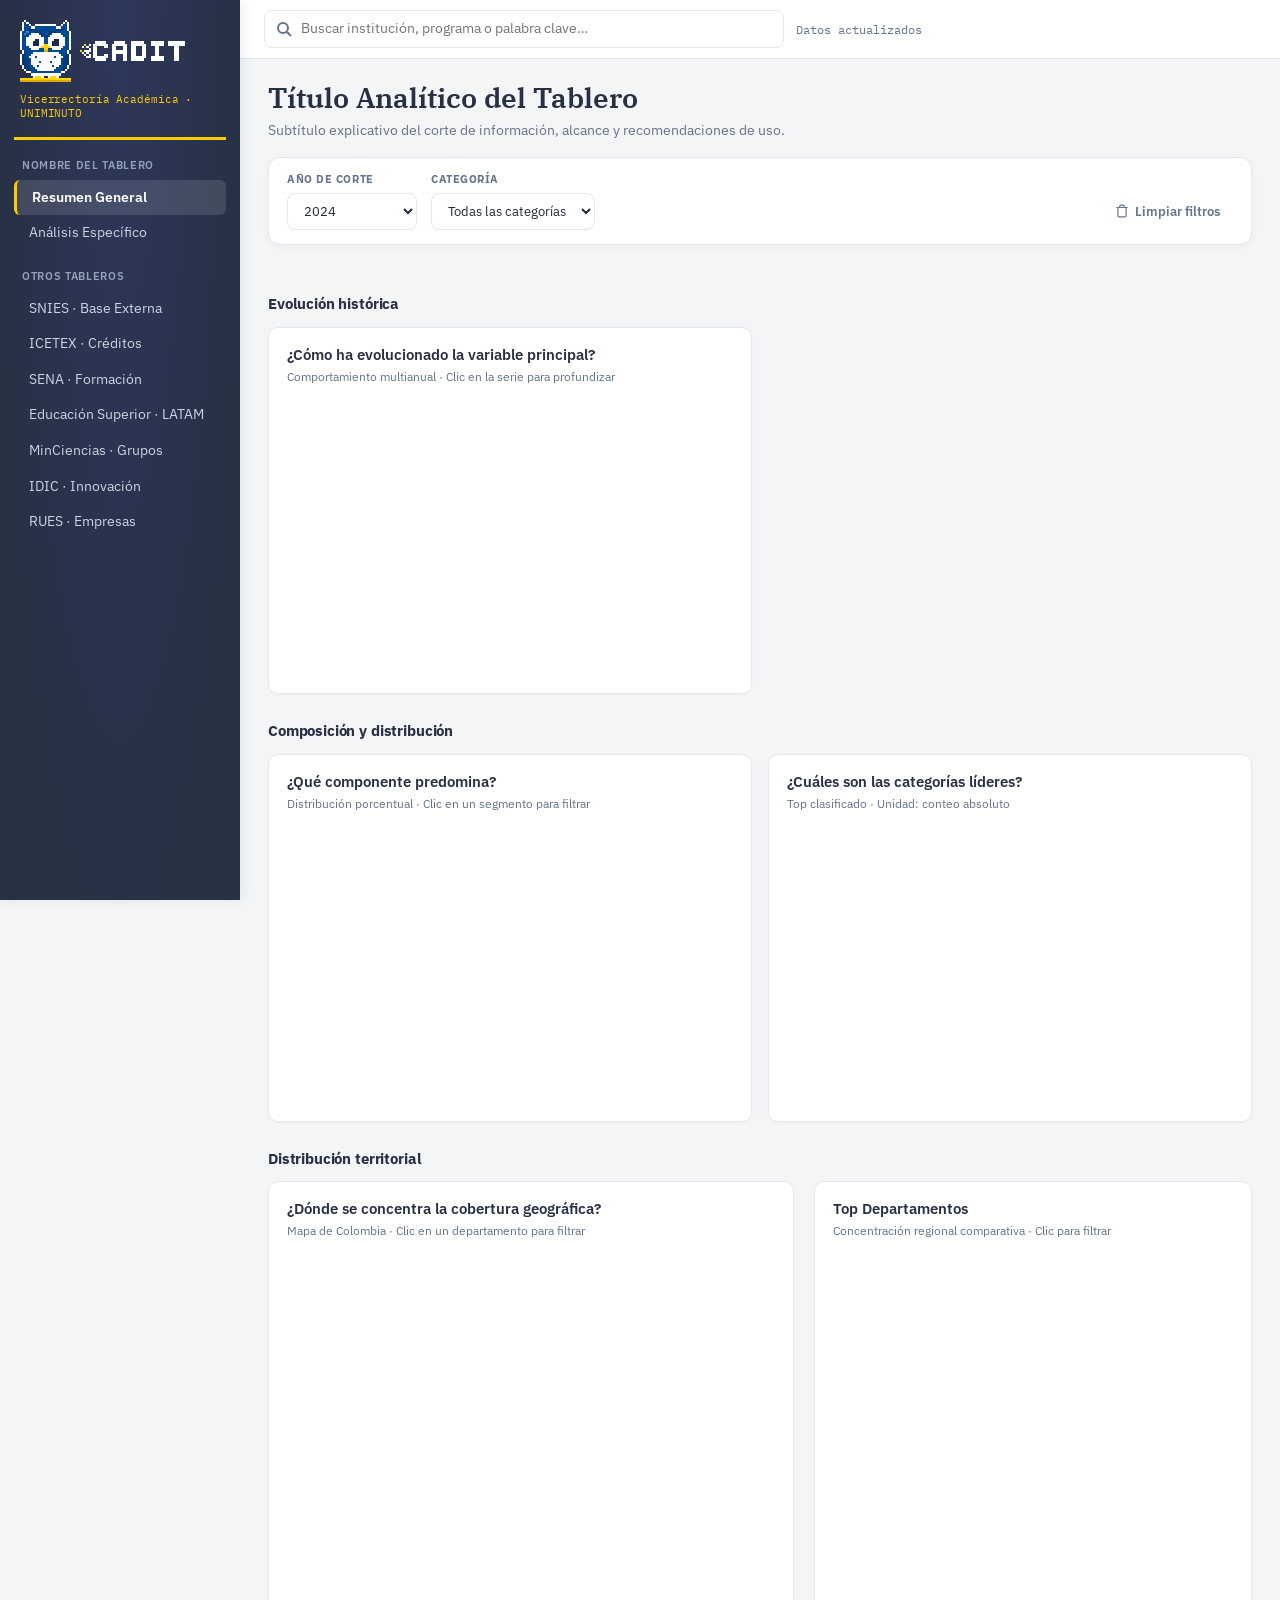
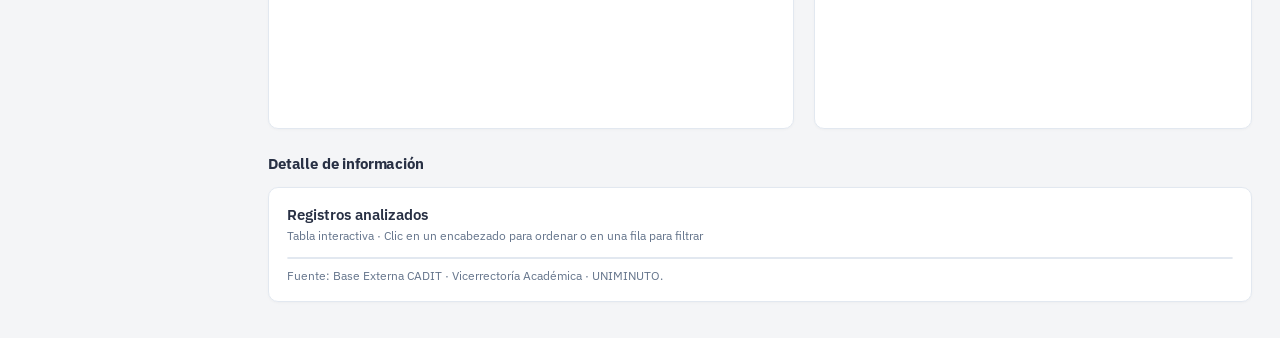
<file: plantilla-tablero.html>
<!doctype html>
<html lang="es">

<head>
  <meta charset="utf-8">
  <meta name="viewport" content="width=device-width, initial-scale=1">
  <title>Plantilla de Tablero · CADIT</title>
  <link rel="icon" href="manual%20de%20marca/files/02-Buho/CADIT-icono-cabeza.svg">
  <!-- Tipografía institucional de marca -->
  <link rel="stylesheet"
    href="https://fonts.googleapis.com/css2?family=IBM+Plex+Mono&family=IBM+Plex+Sans:wght@400;500;600;700;800&family=IBM+Plex+Serif:wght@600&display=swap">
  <script src="vendor/chart.umd.min.js"></script>
  <script src="vendor/jspdf.umd.min.js"></script>
  <script src="vendor/xlsx.full.min.js"></script>
  <!-- Soporte para Mapas ECharts y diagramas avanzados CADIT -->
  <script src="vendor/echarts.min.js"></script>
  <link rel="stylesheet" href="estilo-cadit.css"> <!-- Hoja de estilo maestra compartida CADIT 2.0 -->
  <style>
    /* ─── Contenedor de KPIs Ejecutivos (Plantilla Maestra CADIT 2.0) ─── */
    .kpis {
      display: grid;
      grid-template-columns: repeat(5, minmax(0, 1fr));
      gap: 14px;
      margin-bottom: 26px;
      align-items: stretch;
    }

    @media (max-width: 1400px) {
      .kpis {
        grid-template-columns: repeat(3, minmax(0, 1fr));
        gap: 12px;
      }
    }

    @media (max-width: 768px) {
      .kpis {
        grid-template-columns: repeat(2, minmax(0, 1fr));
        gap: 12px;
      }
    }

    @media (max-width: 480px) {
      .kpis {
        grid-template-columns: 1fr;
        gap: 10px;
      }
    }

    .kpi-card-aside {
      display: flex;
      align-items: center;
      gap: 6px;
      flex-shrink: 0;
      position: relative;
      scroll-margin-top: 80px;
    }

    .kpi-info-btn {
      background: transparent;
      border: none;
      color: #94A3B8;
      font-size: 13px;
      font-weight: 700;
      line-height: 1;
      padding: 2px;
      cursor: pointer;
      border-radius: 50%;
      display: inline-flex;
      align-items: center;
      justify-content: center;
      transition: color .15s ease, transform .15s ease;
    }

    .kpi-info-btn:hover {
      color: #004E98;
      transform: scale(1.15);
    }

    .popup-info-kpi {
      display: none;
      position: absolute;
      top: calc(100% + 6px);
      right: 0;
      width: 250px;
      background: #FFFFFF;
      border: 1px solid #CBD5E1;
      border-radius: 8px;
      padding: 12px 14px;
      box-shadow: 0 10px 25px -5px rgba(0, 0, 0, 0.15), 0 8px 10px -6px rgba(0, 0, 0, 0.1);
      z-index: 50;
      text-align: left;
      font-size: 11.5px;
      line-height: 1.4;
      color: #334155;
      pointer-events: none;
    }

    .kpi-card-aside:hover .popup-info-kpi {
      display: block;
    }

    .popup-info-header {
      font-weight: 700;
      color: #004E98;
      margin-bottom: 6px;
      font-size: 12px;
      border-bottom: 1px solid #F1F5F9;
      padding-bottom: 4px;
    }

    .popup-info-meta {
      margin-top: 8px;
      padding-top: 6px;
      border-top: 1px dashed #E2E8F0;
      font-size: 10px;
      color: #64748B;
      font-style: italic;
    }

    /* Ficha de Síntesis Territorial */
    .ficha-territorial-activa {
      background: #FFFFFF;
      border: 1px solid #CBD5E1;
      border-top: 3.5px solid #004E98;
      border-radius: 12px;
      padding: 16px 20px;
      margin-bottom: 18px;
      box-shadow: 0 4px 6px -1px rgba(0, 0, 0, 0.04), 0 16px 36px -4px rgba(0, 78, 152, 0.12);
      color: #0F172A;
      position: relative;
    }
  </style>
</head>

<body>
  <!-- Menú lateral CADIT (Desktop y Móvil) -->
  <aside class="lateral">
    <div class="marca">
      <div class="marca-info">
        <img src="manual%20de%20marca/files/01-Logo/CADIT-logo-horizontal-negativo.svg" alt="CADIT">
        <p class="contexto">Vicerrectoría Académica · UNIMINUTO</p>
      </div>
      <button type="button" class="btn-menu-movil" id="btn-menu-movil" aria-label="Abrir menú" aria-expanded="false">
        <svg class="icono-hamburguesa" width="18" height="18" viewBox="0 0 24 24" fill="none" stroke="currentColor"
          stroke-width="2.2" stroke-linecap="round">
          <line x1="3" y1="6" x2="21" y2="6"></line>
          <line x1="3" y1="12" x2="21" y2="12"></line>
          <line x1="3" y1="18" x2="21" y2="18"></line>
        </svg>
        <svg class="icono-cerrar" width="18" height="18" viewBox="0 0 24 24" fill="none" stroke="currentColor"
          stroke-width="2.2" stroke-linecap="round" style="display:none">
          <line x1="18" y1="6" x2="6" y2="18"></line>
          <line x1="6" y1="6" x2="18" y2="18"></line>
        </svg>
        <span>Menú</span>
      </button>
    </div>
    <nav id="menu" aria-label="Secciones del tablero">
      <h3>Nombre del Tablero</h3>
      <button data-v="resumen" class="activa">Resumen General</button>
      <button data-v="analisis">Análisis Específico</button>
      <h3>Otros tableros</h3>
      <button data-href="index.html">SNIES · Base Externa</button>
      <button data-href="icetex.html">ICETEX · Créditos</button>
      <button data-href="sena.html">SENA · Formación</button>
      <button data-href="latam.html">Educación Superior · LATAM</button>
      <button data-href="minciencias.html">MinCiencias · Grupos</button>
      <button data-href="idic.html">IDIC · Innovación</button>
      <button data-href="rues.html">RUES · Empresas</button>
    </nav>
  </aside>

  <!-- Contenedor principal -->
  <div class="contenido">
    <!-- Barra superior -->
    <div class="barra">
      <div class="buscar">
        <input id="buscar" type="search" placeholder="Buscar institución, programa o palabra clave…" autocomplete="off"
          aria-label="Buscar">
        <div id="resultados" hidden></div>
      </div>
      <div class="barra-subfila">
        <span class="corte" id="corte">Datos actualizados</span>
        <div class="acciones">
          <button id="pdf" type="button" style="display: none;">PDF</button>
          <button id="xlsx" type="button" style="display: none;">XLSX</button>
        </div>
      </div>
    </div>

    <main>
      <!-- Encabezado con título analítico -->
      <div class="encabezado">
        <h1 id="titulo">Título Analítico del Tablero</h1>
        <p id="subtitulo">Subtítulo explicativo del corte de información, alcance y recomendaciones de uso.</p>
      </div>

      <!-- Sistema de Filtros CADIT 2.0 -->
      <div class="area-filtros">
        <div class="filtros-prioritarios">
          <div class="filtro-campo">
            <label for="f-anio">Año de corte</label>
            <select id="f-anio">
              <option value="">Todos los años</option>
              <option value="2024" selected>2024</option>
              <option value="2023">2023</option>
            </select>
          </div>
          <div class="filtro-campo">
            <label for="f-categoria">Categoría</label>
            <select id="f-categoria">
              <option value="">Todas las categorías</option>
            </select>
          </div>
          <div class="filtros-acciones">
            <button id="limpiar" class="btn-limpiar" type="button">
              <svg width="14" height="14" viewBox="0 0 24 24" fill="none" stroke="currentColor" stroke-width="2"
                stroke-linecap="round">
                <path d="M3 6h18m-2 0v14a2 2 0 0 1-2 2H7a2 2 0 0 1-2-2V6m3 0V4a2 2 0 0 1 2-2h4a2 2 0 0 1 2 2v2"></path>
              </svg>
              <span>Limpiar filtros</span>
            </button>
          </div>
        </div>
        <div id="chips-activos" class="chips-barra" hidden></div>
      </div>

      <div id="estado" hidden>Cargando datos…</div>

      <!-- Vista principal -->
      <div id="p-resumen" class="pagina">
        <!-- Bloque de Indicadores Ejecutivos (KPIs Wow con Ficha Técnica) -->
        <div class="kpis" id="kpis-resumen"></div>

        <!-- Sección 1: Tendencia Multianual -->
        <h3 class="seccion">Evolución histórica</h3>
        <div class="rejilla">
          <div class="panel panel-ancho">
            <h2 id="h-tendencia">¿Cómo ha evolucionado la variable principal?</h2>
            <p class="sub" id="s-tendencia">Comportamiento multianual · Clic en la serie para profundizar</p>
            <div class="grafico"><canvas id="g-tendencia"></canvas></div>
          </div>
        </div>

        <!-- Sección 2: Composición y Diversidad Visual -->
        <h3 class="seccion">Composición y distribución</h3>
        <div class="rejilla">
          <!-- Gráfico de Dona Ejecutiva con centro destacado -->
          <div class="panel">
            <h2 id="h-composicion">¿Qué componente predomina?</h2>
            <p class="sub" id="s-composicion">Distribución porcentual · Clic en un segmento para filtrar</p>
            <div class="grafico"><canvas id="g-dona"></canvas></div>
          </div>

          <!-- Gráfico de Barras Horizontales limpias -->
          <div class="panel">
            <h2 id="h-ranking">¿Cuáles son las categorías líderes?</h2>
            <p class="sub" id="s-ranking">Top clasificado · Unidad: conteo absoluto</p>
            <div class="grafico"><canvas id="g-barras"></canvas></div>
          </div>
        </div>

        <!-- Sección 3: Distribución Territorial (Mapa ECharts Continuo CADIT) -->
        <h3 class="seccion">Distribución territorial</h3>

        <!-- Ficha de Síntesis Territorial (Aparece al seleccionar un departamento) -->
        <div class="ficha-territorial-activa" id="ficha-territorial-activa" hidden>
          <div style="display:flex; justify-content:space-between; align-items:flex-start; margin-bottom:12px;">
            <div>
              <span
                style="font-size:10px; font-weight:700; text-transform:uppercase; letter-spacing:.08em; color:#004E98; background:rgba(0,78,152,0.08); padding:2px 8px; border-radius:4px;">Territorio
                Seleccionado</span>
              <h3 id="ficha-dpto-nombre" style="font-size:18px; font-weight:700; color:#283044; margin:4px 0 0 0;">—
              </h3>
            </div>
            <button type="button" id="btn-cerrar-ficha"
              style="background:#F1F5F9; border:1px solid #E2E8F0; border-radius:6px; padding:4px 10px; font-size:11.5px; font-weight:600; color:#475569; cursor:pointer;">
              Restablecer vista nacional ×
            </button>
          </div>
          <div style="display:grid; grid-template-columns:repeat(auto-fit, minmax(130px, 1fr)); gap:12px;">
            <div style="background:#F8FAFC; border:1px solid #E2E8F0; border-radius:8px; padding:10px;">
              <span style="font-size:10px; color:#64748B; font-weight:600; text-transform:uppercase;">Volumen
                Regional</span>
              <b id="ficha-dpto-val" style="display:block; font-size:17px; color:#004E98; margin-top:2px;">—</b>
            </div>
            <div style="background:#F8FAFC; border:1px solid #E2E8F0; border-radius:8px; padding:10px;">
              <span style="font-size:10px; color:#64748B; font-weight:600; text-transform:uppercase;">Participación
                País</span>
              <b id="ficha-dpto-pct" style="display:block; font-size:17px; color:#1E293B; margin-top:2px;">—</b>
            </div>
            <div style="background:#F8FAFC; border:1px solid #E2E8F0; border-radius:8px; padding:10px;">
              <span style="font-size:10px; color:#64748B; font-weight:600; text-transform:uppercase;">Ranking
                Nacional</span>
              <b id="ficha-dpto-rank" style="display:block; font-size:17px; color:#854D0E; margin-top:2px;">—</b>
            </div>
          </div>
        </div>

        <div class="cuadricula-territorial"
          style="display:grid;grid-template-columns:1.2fr 1fr;gap:20px;margin-bottom:24px;">
          <!-- Mapa ECharts Continuo -->
          <div class="panel">
            <h2 id="h-mapa">¿Dónde se concentra la cobertura geográfica?</h2>
            <p class="sub" id="s-mapa">Mapa de Colombia · Clic en un departamento para filtrar</p>
            <div id="g-mapa-colombia" style="width:100%;height:460px;background:#FFFFFF;border-radius:8px;"></div>
          </div>

          <!-- Ranking Departamental Complementario -->
          <div class="panel">
            <h2 id="h-ranking-depto">Top Departamentos</h2>
            <p class="sub" id="s-ranking-depto">Concentración regional comparativa · Clic para filtrar</p>
            <div class="grafico" style="height:460px;"><canvas id="g-ranking-depto"></canvas></div>
          </div>
        </div>

        <!-- Sección 4: Detalle Tabular -->
        <h3 class="seccion" id="h-seccion-detalle">Detalle de información</h3>
        <div class="panel">
          <h2 id="h-detalle">Registros analizados</h2>
          <p class="sub">Tabla interactiva · Clic en un encabezado para ordenar o en una fila para filtrar</p>
          <div class="tabla" id="d-tabla"></div>
          <p class="nota" id="nota-detalle">Fuente: Base Externa CADIT · Vicerrectoría Académica · UNIMINUTO.</p>
        </div>
      </div>
    </main>
  </div>

  <script>
    // Configuración global de Chart.js con estándar CADIT
    Chart.defaults.font.family = '"IBM Plex Sans", system-ui, sans-serif';
    Chart.defaults.color = "#212844";

    const SERIES_CADIT = ["#004E98", "#10B981", "#FFCC00", "#283044", "#3D7CC9", "#E0A800"];
    const fmt = n => (n == null ? "—" : Number(n).toLocaleString("es-CO", { maximumFractionDigits: 0 }));
    const fmt1 = n => (n == null ? "—" : Number(n).toLocaleString("es-CO", { maximumFractionDigits: 1 }));
    const pct = n => (n == null ? "—" : Number(n).toLocaleString("es-CO", { maximumFractionDigits: 1 }) + " %");
    const $ = id => document.getElementById(id);

    let graficos = {};
    let detalle = { filas: [], cols: [], kpis: [] };
    let logoPdf = null;
    let ESTADO = { anio: "2024", categoria: "" };

    // ─── 1. Plugin y Función de Dona Ejecutiva (Centro Destacado) ───
    const pluginCentroDona = {
      id: "centroDona",
      afterDraw(chart) {
        if (chart.config.type !== "doughnut") return;
        const { ctx, chartArea } = chart;
        if (!chartArea) return;
        const centerX = (chartArea.left + chartArea.right) / 2;
        const centerY = (chartArea.top + chartArea.bottom) / 2;
        const dataArr = chart.data.datasets[0].data || [];
        const total = chart._refTotal || dataArr.reduce((a, b) => a + Number(b || 0), 0);
        const val0 = Number(dataArr[0] || 0);
        const pct0 = total > 0 ? (val0 / total * 100).toFixed(1).replace(".", ",") + " %" : "0 %";
        const label0 = chart.data.labels[0] || "";

        ctx.save();
        ctx.textAlign = "center";
        ctx.textBaseline = "middle";

        ctx.font = "800 23px 'IBM Plex Sans', sans-serif";
        ctx.fillStyle = "#004E98";
        ctx.fillText(pct0, centerX, centerY - 9);

        ctx.font = "600 11.5px 'IBM Plex Sans', sans-serif";
        ctx.fillStyle = "#64748B";
        ctx.fillText(label0.length > 15 ? label0.slice(0, 14) + "…" : label0, centerX, centerY + 14);

        ctx.restore();
      }
    };

    function dona(id, etiquetas, valores, alClic, colores, refTotal = null) {
      const chart = graficos[id];
      const total = refTotal || valores.reduce((a, b) => a + Number(b || 0), 0);
      const bg = Array.isArray(colores) ? colores : ["#004E98", "#10B981", "#94A3B8"];
      const hoverBg = bg.map(c => c === "#004E98" ? "#003870" : (c === "#10B981" ? "#059669" : "#64748B"));

      if (chart && chart.config.type === "doughnut") {
        chart.data.labels = etiquetas;
        chart.data.datasets[0].data = valores;
        chart.data.datasets[0].backgroundColor = bg;
        chart.data.datasets[0].hoverBackgroundColor = hoverBg;
        chart._refTotal = total;
        chart.options.onClick = (e, els) => { if (els && els.length > 0) alClic?.(els[0].index); };
        chart.update({ duration: 550, easing: "easeInOutCubic" });
        return;
      }

      chart?.destroy();
      const elCanvas = $(id);
      if (!elCanvas) return;

      graficos[id] = new Chart(elCanvas, {
        type: "doughnut",
        data: {
          labels: etiquetas,
          datasets: [{
            data: valores,
            backgroundColor: bg,
            hoverBackgroundColor: hoverBg,
            borderWidth: 2,
            borderColor: "#FFFFFF",
            hoverOffset: 5
          }]
        },
        plugins: [pluginCentroDona],
        options: {
          responsive: true,
          maintainAspectRatio: false,
          cutout: "68%",
          animation: { duration: 650, easing: "easeOutQuart" },
          plugins: {
            legend: {
              display: true,
              position: "bottom",
              labels: {
                boxWidth: 10,
                boxHeight: 10,
                usePointStyle: true,
                pointStyle: "circle",
                font: { family: "'IBM Plex Sans', sans-serif", size: 11, weight: "600" },
                color: "#1E293B",
                padding: 14,
                generateLabels: ch => {
                  const data = ch.data;
                  if (!data.labels.length || !data.datasets.length) return [];
                  const ds = data.datasets[0];
                  return data.labels.map((lbl, idx) => {
                    const val = Number(ds.data[idx] || 0);
                    const p = total > 0 ? (val / total * 100).toFixed(1).replace(".", ",") + " %" : "0 %";
                    return { text: `${lbl}: ${p}`, fillStyle: ds.backgroundColor[idx], strokeStyle: ds.backgroundColor[idx], lineWidth: 0, hidden: false, index: idx };
                  });
                }
              }
            },
            tooltip: {
              backgroundColor: "rgba(40, 48, 68, 0.96)",
              titleFont: { family: "'IBM Plex Sans', sans-serif", size: 12, weight: "700" },
              bodyFont: { family: "'IBM Plex Sans', sans-serif", size: 11.5 },
              padding: 10,
              cornerRadius: 6,
              callbacks: {
                label: ctx => {
                  const val = Number(ctx.raw || 0);
                  const p = total > 0 ? (val / total * 100).toFixed(1).replace(".", ",") + " %" : "0 %";
                  return ` ${ctx.label}: ${fmt(val)} (${p})`;
                }
              }
            }
          },
          onClick: (e, els) => { if (els && els.length > 0) alClic?.(els[0].index); }
        }
      });
      graficos[id]._refTotal = total;
    }

    // ─── 2. Barras Horizontales Estándar CADIT ───
    function barras(id, etiquetas, valores, alClic, colores, totalRef = null) {
      const chart = graficos[id];
      const bg = Array.isArray(colores) ? colores : "#004E98";

      if (chart && chart.config.type === "bar") {
        chart.data.labels = etiquetas;
        chart.data.datasets[0].data = valores;
        chart.data.datasets[0].backgroundColor = bg;
        chart.options.onClick = (e, els) => { if (els && els.length > 0) alClic?.(els[0].index); };
        chart.update({ duration: 550, easing: "easeInOutCubic" });
        return;
      }

      chart?.destroy();
      const elCanvas = $(id);
      if (!elCanvas) return;

      graficos[id] = new Chart(elCanvas, {
        type: "bar",
        data: {
          labels: etiquetas,
          datasets: [{
            data: valores,
            backgroundColor: bg,
            borderRadius: 4,
            barThickness: 18,
            maxBarThickness: 24
          }]
        },
        options: {
          indexAxis: "y",
          responsive: true,
          maintainAspectRatio: false,
          plugins: {
            legend: { display: false },
            tooltip: {
              callbacks: {
                label: ctx => ` ${fmt(ctx.raw)}${totalRef ? ` (${(ctx.raw / totalRef * 100).toFixed(1)} %)` : ""}`
              }
            }
          },
          scales: {
            x: { grid: { color: "#F1F5F9" }, ticks: { font: { family: "'IBM Plex Sans'" } } },
            y: { grid: { display: false }, ticks: { font: { family: "'IBM Plex Sans'", weight: "600" } } }
          },
          onClick: (e, els) => { if (els && els.length > 0) alClic?.(els[0].index); }
        }
      });
    }

    // ─── 3. Líneas Multianuales CADIT ───
    function lineas(id, etiquetas, series, alClic) {
      const chart = graficos[id];
      const datasets = series.map(([label, data], idx) => ({
        label,
        data,
        borderColor: SERIES_CADIT[idx % SERIES_CADIT.length],
        backgroundColor: SERIES_CADIT[idx % SERIES_CADIT.length],
        tension: 0.25,
        borderWidth: 2.2,
        pointRadius: 3.5,
        pointHoverRadius: 6
      }));

      if (chart && chart.config.type === "line") {
        chart.data.labels = etiquetas;
        chart.data.datasets = datasets;
        chart.update({ duration: 550, easing: "easeInOutCubic" });
        return;
      }

      chart?.destroy();
      const elCanvas = $(id);
      if (!elCanvas) return;

      graficos[id] = new Chart(elCanvas, {
        type: "line",
        data: { labels: etiquetas, datasets },
        options: {
          responsive: true,
          maintainAspectRatio: false,
          interaction: { mode: "index", intersect: false },
          plugins: {
            legend: { display: series.length > 1, position: "bottom" }
          },
          scales: {
            x: { grid: { color: "#F1F5F9" } },
            y: { grid: { color: "#F1F5F9" } }
          },
          onClick: (e, els) => { if (els && els.length > 0) alClic?.(els[0].index); }
        }
      });
    }

    // ─── 4. Generador Universal de Tarjetas KPI con Ficha Técnica Emergente ───
    function tarjeta({
      kicker,
      t,
      v,
      texto = null,
      nota = null,
      esHero = false,
      badge = null,
      badgeClass = "badge-neutral",
      progreso = null,
      progresoColor = "#004E98",
      delta = null,
      deltaClass = "delta-neutral",
      popupData = null,
      alClic = null
    }) {
      const el = document.createElement("div");
      el.className = "kpi-card" + (alClic ? " kpi-interactive" : "");
      if (alClic) {
        el.style.cursor = "pointer";
        el.onclick = (e) => {
          if (e.target.closest(".kpi-info-btn") || e.target.closest(".popup-info-kpi")) return;
          alClic(e);
        };
      }

      let popupHtml = "";
      if (popupData) {
        popupHtml = `
          <div class="popup-info-kpi">
            <div class="popup-info-header">${popupData.titulo || t}</div>
            <p style="margin:0 0 5px 0;">${popupData.mide}</p>
            ${popupData.calculo ? `<p style="margin:4px 0 0 0;font-size:10.5px;color:#004E98;"><b>Cálculo:</b> ${popupData.calculo}</p>` : ""}
            <div class="popup-info-meta">Fuente: ${popupData.fuente || "Base de Datos CADIT"}</div>
          </div>
        `;
      }

      const badgeHtml = badge ? `<span class="kpi-badge ${badgeClass}">${badge}</span>` : "";
      const infoBtnHtml = popupData ? `<button type="button" class="kpi-info-btn" aria-label="Información">ⓘ</button>${popupHtml}` : "";

      const barHtml = progreso != null ? `
        <div class="kpi-card-track" title="${Number(progreso).toFixed(1)}%">
          <div class="kpi-card-track-fill" style="width: ${Math.min(100, Math.max(0, progreso))}%; background: ${progresoColor};"></div>
        </div>` : "";

      const deltaHtml = delta ? `<span class="kpi-delta ${deltaClass}">${delta}</span>` : "";

      el.innerHTML = `
        <div class="kpi-card-header">
          <div class="kpi-card-meta">
            ${kicker ? `<span class="kpi-card-kicker">${kicker}</span>` : ""}
            <h4 class="kpi-card-title" title="${t}">${t}</h4>
          </div>
          <div class="kpi-card-aside">
            ${badgeHtml}
            ${infoBtnHtml}
          </div>
        </div>
        <div class="kpi-card-body">
          <b class="kpi-card-val ${esHero ? "val-hero" : ""}"></b>
        </div>
        ${barHtml}
        <div class="kpi-card-footer">
          <p class="kpi-card-sub">${nota || "Datos consolidados"}</p>
          ${deltaHtml}
        </div>
      `;

      const bEl = el.querySelector(".kpi-card-val");
      if (texto != null) {
        bEl.className = "kpi-card-val val-text";
        bEl.textContent = texto;
      } else {
        animarNumero(bEl, v, 500, fmt);
      }

      return el;
    }

    function kpis(items) {
      return items.map(it => tarjeta(it));
    }

    function pintarMapaColombia(chart, datosDeptos, dptoActivo = null, tituloSerie = "Registros") {
      if (!chart) return;
      try { chart.resize(); } catch (_) { }

      const seriesData = datosDeptos.map(d => {
        const svgName = MAPA_ID_A_SVG_NAME[d.id] || d.nombre;
        const estaSeleccionado = dptoActivo && (
          dptoActivo.toLowerCase() === d.nombre.toLowerCase() ||
          dptoActivo.toLowerCase() === svgName.toLowerCase() ||
          dptoActivo === d.id
        );
        return {
          name: svgName,
          value: d.valor,
          dpto: d.nombre,
          subtexto: d.subtexto || "",
          selected: estaSeleccionado
        };
      });

      const maxVal = Math.max(...seriesData.map(d => d.value), 10);

      chart.setOption({
        tooltip: {
          trigger: "item",
          backgroundColor: "rgba(40, 48, 68, 0.96)",
          borderColor: "#283044",
          textStyle: { color: "#FFFFFF", fontFamily: "'IBM Plex Sans', sans-serif" },
          formatter: p => {
            const d = p.data;
            if (!d) return p.name;
            return `
              <strong style="color:#FFCC00;font-size:13px;">${d.dpto}</strong><br/>
              ${tituloSerie}: <b>${fmt(d.value)}</b><br/>
              ${d.subtexto ? `<span style="font-size:11px;color:#CBD5E1;">${d.subtexto}</span><br/>` : ""}
              <span style="font-size:10.5px;color:#94A3B8;">${d.selected ? "Filtro activo · Clic para restablecer" : "Clic para filtrar"}</span>
            `;
          }
        },
        visualMap: {
          min: 0,
          max: maxVal,
          left: 12,
          bottom: 12,
          text: ["Alto", "Bajo"],
          calculable: true,
          inRange: {
            color: ["#F0FDF4", "#86EFAC", "#22C55E", "#15803D", "#004E98", "#1E1B4B"]
          },
          textStyle: { color: "#64748B", fontSize: 11, fontFamily: "'IBM Plex Sans'" }
        },
        series: [{
          name: tituloSerie,
          type: "map",
          map: "colombia_svg",
          roam: true,
          zoom: 1.08,
          scaleLimit: { min: 0.9, max: 4.5 },
          emphasis: {
            itemStyle: {
              areaColor: "#FFCC00",
              borderColor: "#283044",
              borderWidth: 1.5
            },
            label: { show: false }
          },
          select: {
            itemStyle: {
              areaColor: "#FFCC00",
              borderColor: "#283044",
              borderWidth: 2
            },
            label: { show: false }
          },
          itemStyle: {
            borderColor: "#FFFFFF",
            borderWidth: 0.75
          },
          data: seriesData
        }]
      });
    }

    // ─── 6. Inicialización de Demostración ───
    function inicializarTablero() {
      // KPIs de demostración (5 Categorías Oficiales CADIT)
      $("kpis-resumen").replaceChildren(...kpis([
        {
          kicker: "VOLUMEN TOTAL",
          t: "Métrica Principal",
          v: 48250,
          esHero: true,
          badge: "Oficial",
          badgeClass: "badge-gold",
          progreso: 100,
          progresoColor: "#004E98",
          nota: "Corte consolidado del periodo",
          delta: "+12,4 % vs año ant.",
          deltaClass: "delta-up",
          popupData: {
            titulo: "Métrica Primaria del Sistema",
            mide: "Total acumulado de registros validados y activos.",
            calculo: "Sumatoria continua de registros certificados",
            fuente: "CADIT · Datos Oficiales"
          }
        },
        {
          kicker: "DESEMPEÑO Y COBERTURA",
          t: "Porcentaje de Cobertura",
          v: 84.6,
          texto: "84,6 %",
          badge: "Meta",
          badgeClass: "badge-success",
          progreso: 84.6,
          progresoColor: "#15803D",
          nota: "Participación sobre el universo",
          delta: "+2,1 pts vs meta",
          deltaClass: "delta-up",
          popupData: {
            titulo: "Cobertura Relativa",
            mide: "Porcentaje representativo sobre el universo total observado.",
            calculo: "(Casos atendidos / Universo) × 100",
            fuente: "CADIT · Medición Institucional"
          }
        },
        {
          kicker: "ENFOQUE DE GÉNERO",
          t: "Mujeres Beneficiarias",
          v: 27213,
          badge: "56,4 %",
          badgeClass: "badge-primary",
          progreso: 56.4,
          progresoColor: "#004E98",
          nota: "Participación femenina activa",
          delta: "56,4 % mujeres",
          deltaClass: "delta-up",
          popupData: {
            titulo: "Distribución por Género",
            mide: "Proporción de mujeres beneficiarias en el sistema.",
            calculo: "(Total Mujeres / Total Población) × 100",
            fuente: "CADIT · Caracterización"
          }
        },
        {
          kicker: "SERIE MULTIANUAL",
          t: "Población Acumulada",
          v: 128400,
          badge: "5 años",
          badgeClass: "badge-neutral",
          progreso: 72,
          progresoColor: "#283044",
          nota: "Serie histórica multianual",
          delta: "128.400 personas",
          deltaClass: "delta-neutral",
          popupData: {
            titulo: "Población Consolidada",
            mide: "Total de personas únicas registradas en la serie histórica.",
            calculo: "Conteo único de beneficiarios acumulados",
            fuente: "CADIT · Histórico"
          }
        },
        {
          kicker: "CONCENTRACIÓN REGIONAL",
          t: "Territorio Líder",
          texto: "Bogotá, D.C.",
          badge: "Líder nacional",
          badgeClass: "badge-gold",
          progreso: 34.2,
          progresoColor: "#FFCC00",
          nota: "Mayor colocación territorial",
          delta: "34,2 % del país",
          deltaClass: "delta-neutral",
          popupData: {
            titulo: "Concentración Territorial",
            mide: "Participación porcentual del departamento con mayor cobertura.",
            calculo: "(Registros en territorio líder / Total país) × 100",
            fuente: "CADIT · Territorial"
          }
        }
      ]));

      // Gráficos de ejemplo
      lineas(
        "g-tendencia",
        ["2020", "2021", "2022", "2023", "2024"],
        [["Serie A (Principal)", [28000, 32000, 39000, 44000, 48250]], ["Serie B (Comparativa)", [12000, 14000, 16000, 18000, 20500]]]
      );

      dona(
        "g-dona",
        ["Categoría A", "Categoría B", "Otras"],
        [84.6, 10.9, 4.5],
        i => console.log("Clic dona:", i),
        ["#004E98", "#10B981", "#94A3B8"]
      );

      barras(
        "g-barras",
        ["Segmento 1", "Segmento 2", "Segmento 3", "Segmento 4"],
        [24500, 15200, 8400, 3100],
        i => console.log("Clic barra:", i)
      );

      // Mapa geográfico de Colombia continuo (ECharts)
      inicializarMapaColombia("g-mapa-colombia", data => {
        console.log("Clic departamento:", data);
      }).then(ch => {
        if (!ch) return;
        const demoDeptos = [
          { id: "CO-DC", nombre: "Bogotá, D.C.", valor: 18500, subtexto: "38,3 % del total" },
          { id: "CO-ANT", nombre: "Antioquia", valor: 12400, subtexto: "25,7 % del total" },
          { id: "CO-VAL", nombre: "Valle del Cauca", valor: 8200, subtexto: "17,0 % del total" },
          { id: "CO-ATL", nombre: "Atlántico", valor: 5100, subtexto: "10,6 % del total" },
          { id: "CO-SAN", nombre: "Santander", valor: 4050, subtexto: "8,4 % del total" }
        ];
        pintarMapaColombia(ch, demoDeptos, null, "Registros");
        barras(
          "g-ranking-depto",
          demoDeptos.map(d => d.nombre),
          demoDeptos.map(d => d.valor),
          i => console.log("Clic barra depto:", i)
        );
      });
    }

    // Navegación lateral
    document.querySelectorAll("nav#menu button[data-href]").forEach(btn => {
      btn.addEventListener("click", () => { location.href = btn.dataset.href; });
    });

    // Menú móvil
    const btnMenu = $("btn-menu-movil");
    if (btnMenu) {
      btnMenu.addEventListener("click", () => {
        const lateral = document.querySelector(".lateral");
        const abierto = lateral.classList.toggle("abierto");
        btnMenu.setAttribute("aria-expanded", String(abierto));
        btnMenu.querySelector(".icono-hamburguesa").style.display = abierto ? "none" : "";
        btnMenu.querySelector(".icono-cerrar").style.display = abierto ? "" : "none";
      });
    }

    // Inicializar al cargar
    document.addEventListener("DOMContentLoaded", inicializarTablero);
  </script>
</body>

</html>
</file>
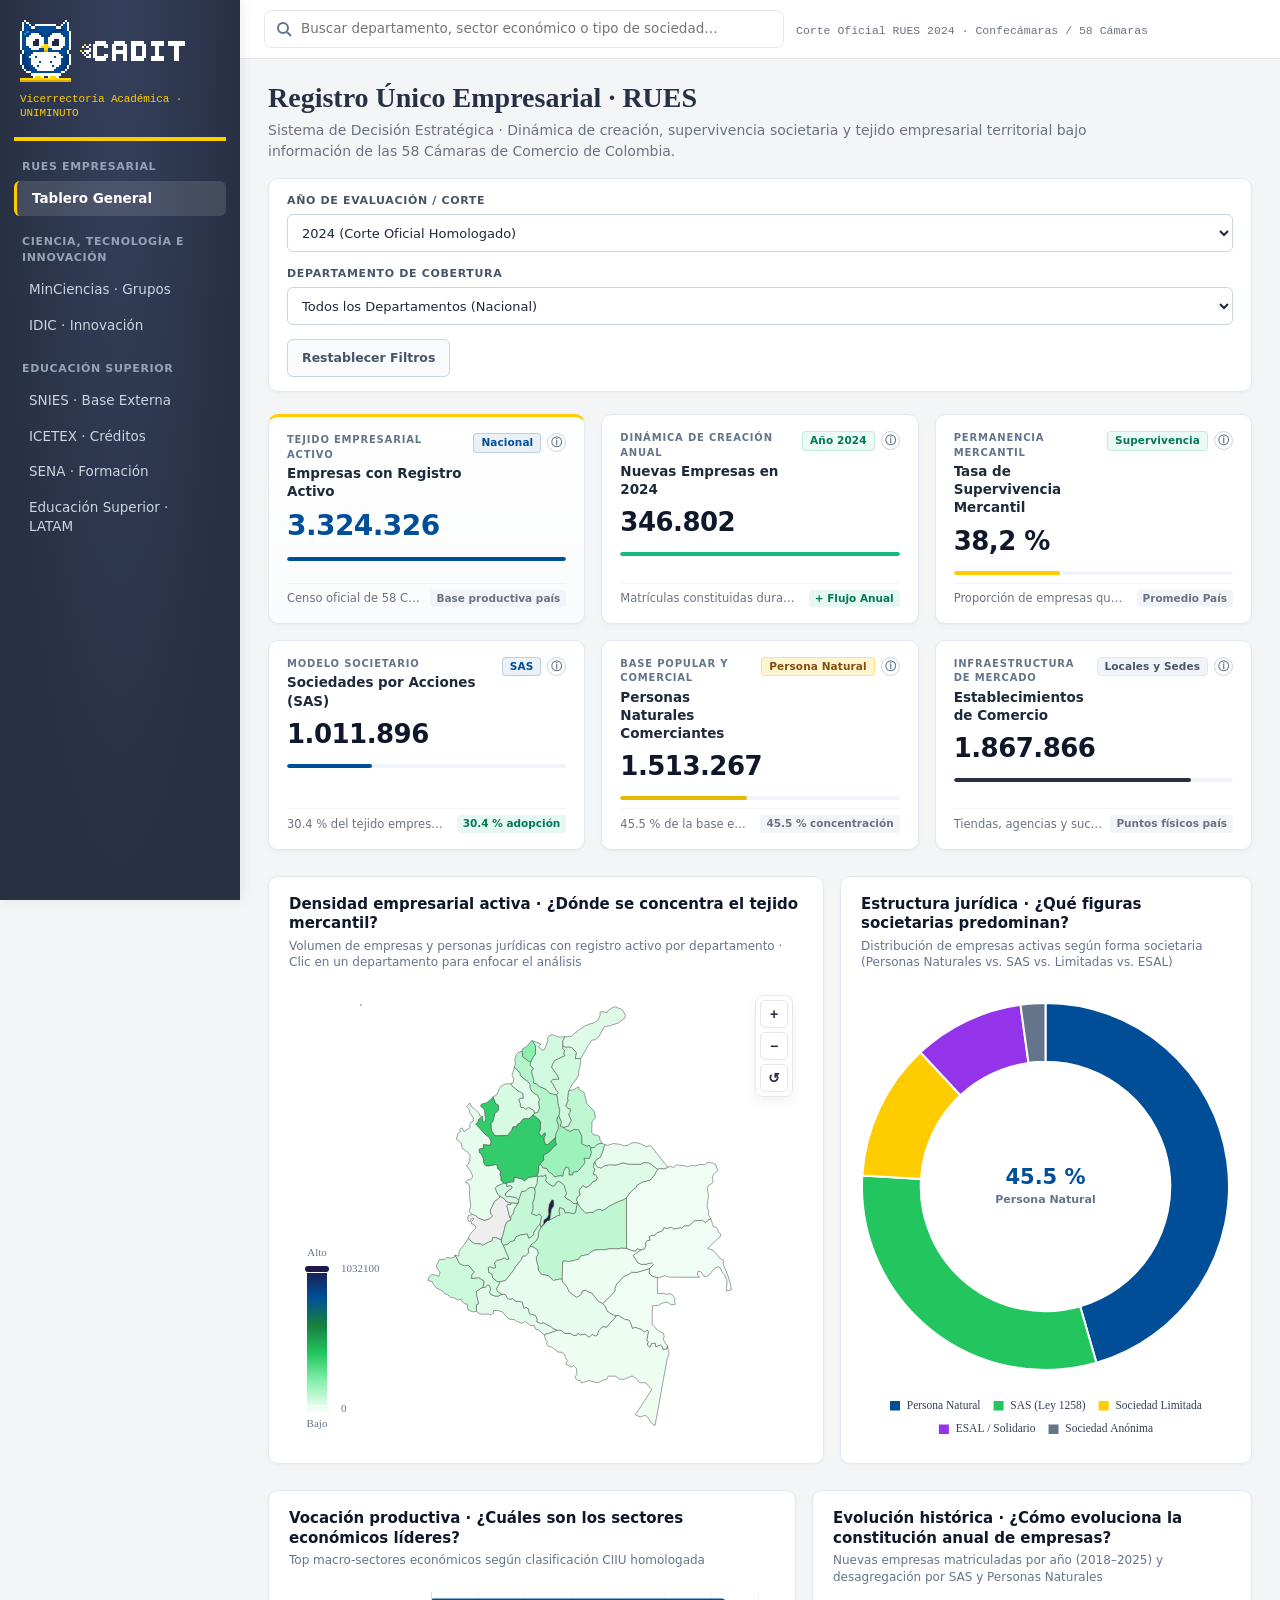
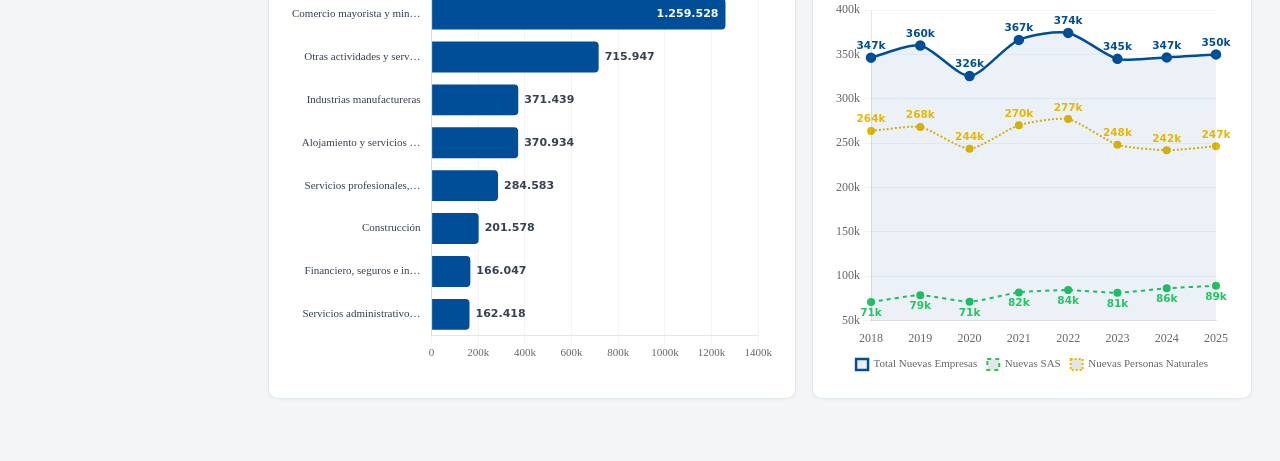
<file: rues.html>
<!DOCTYPE html>
<html lang="es">

<head>
  <meta charset="UTF-8">
  <meta name="viewport" content="width=device-width, initial-scale=1.0">
  <title>RUES · Registro Único Empresarial y Social de Colombia — CADIT 2.0</title>
  <link rel="icon" href="manual%20de%20marca/files/02-Buho/CADIT-icono-cabeza.svg">
  <link rel="stylesheet" href="estilo-cadit.css">
  <script src="vendor/chart.umd.min.js"></script>
  <script src="vendor/echarts.min.js"></script>
  <script src="vendor/jspdf.umd.min.js"></script>
  <script src="vendor/xlsx.full.min.js"></script>
  <style>
    :root {
      --marino: #283044;
      --amarillo: #FFCC00;
      --azul: #004E98;
      --niebla: #F4F5F7;
      --texto: #374151;
      --azul-claro: #2A70B8;
      --azul-sombra: #1B3556;
      --ocre: #E6B800;
      --suave: #6B7280;
      --borde: #E5E7EB;
      --blanco: #FFFFFF;
    }

    .lateral {
      background: radial-gradient(ellipse at top, #35405c, #283044 70%) !important;
    }

    .lateral .marca {
      border-bottom: 4px solid #FFCC00 !important;
    }

    .lateral .contexto {
      color: #FFCC00 !important;
    }

    .lateral button.activa {
      border-left-color: #FFCC00 !important;
    }

    .acciones button {
      background: #FFCC00 !important;
      color: #283044 !important;
    }

    .acciones button:hover {
      background: #E6B800 !important;
    }

    /* ─── Contenedor de KPIs Ejecutivos (3x2 Desktop sin truncamiento) ─── */
    .kpis {
      display: grid;
      grid-template-columns: repeat(3, minmax(0, 1fr));
      gap: 16px;
      margin-bottom: 26px;
      align-items: stretch;
    }

    @media (max-width: 980px) {
      .kpis {
        grid-template-columns: repeat(2, minmax(0, 1fr));
        gap: 12px;
      }
    }

    @media (max-width: 540px) {
      .kpis {
        grid-template-columns: 1fr;
        gap: 10px;
      }
    }

    .kpi-card {
      min-width: 0;
      background: #FFFFFF;
      border: 1px solid #E2E8F0;
      border-radius: 10px;
      padding: 16px 18px;
      text-align: left;
      font: inherit;
      color: inherit;
      display: flex;
      flex-direction: column;
      justify-content: space-between;
      min-height: 142px;
      box-sizing: border-box;
      position: relative;
      box-shadow: 0 1px 2px rgba(15, 23, 42, 0.04), 0 3px 8px rgba(15, 23, 42, 0.02);
      transition: border-color .2s ease, box-shadow .2s ease, transform .2s cubic-bezier(0.16, 1, 0.3, 1);
    }

    .kpi-card:hover {
      border-color: #004E98;
      box-shadow: 0 6px 20px rgba(0, 78, 152, 0.1);
      transform: translateY(-2px);
    }

    .kpi-card.kpi-hero {
      border-top: 3.5px solid #FFCC00;
      background: linear-gradient(180deg, #FFFFFF 0%, #FAFBFC 100%);
    }

    .kpi-card-header {
      display: flex;
      justify-content: space-between;
      align-items: flex-start;
      gap: 10px;
      margin-bottom: 6px;
    }

    .kpi-card-meta {
      display: flex;
      flex-direction: column;
      gap: 2px;
      min-width: 0;
      flex: 1;
    }

    .kpi-card-kicker {
      font-size: 10px;
      font-weight: 700;
      text-transform: uppercase;
      letter-spacing: .08em;
      color: #64748B;
    }

    .kpi-card-title {
      font-size: 13.5px;
      font-weight: 600;
      color: #1E293B;
      white-space: normal;
      word-break: normal;
      margin: 0;
      line-height: 1.35;
    }

    .kpi-card-aside {
      display: flex;
      align-items: center;
      gap: 6px;
      flex-shrink: 0;
      position: relative;
    }

    .kpi-badge {
      font-size: 10.5px;
      font-weight: 600;
      padding: 2px 7px;
      border-radius: 4px;
      white-space: nowrap;
      line-height: 1.3;
    }

    .badge-primary {
      background: rgba(0, 78, 152, 0.08);
      color: #004E98;
    }

    .badge-success {
      background: rgba(22, 163, 74, 0.1);
      color: #15803D;
    }

    .badge-gold {
      background: rgba(230, 184, 0, 0.18);
      color: #8A6D00;
    }

    .badge-neutral {
      background: #F1F5F9;
      color: #475569;
    }

    .kpi-info-btn {
      width: 19px;
      height: 19px;
      border-radius: 50%;
      border: 1px solid #CBD5E1;
      background: #FFFFFF;
      color: #64748B;
      font-size: 11px;
      font-weight: 700;
      display: flex;
      align-items: center;
      justify-content: center;
      cursor: pointer;
      padding: 0;
      transition: all .15s ease;
      line-height: 1;
    }

    .kpi-info-btn:hover {
      background: #004E98;
      color: #FFFFFF;
      border-color: #004E98;
    }

    .popup-info-kpi {
      position: absolute;
      top: calc(100% + 8px);
      right: 0;
      width: 290px;
      background: #FFFFFF;
      border: 1px solid #E2E8F0;
      border-radius: 8px;
      padding: 12px 14px;
      box-shadow: 0 10px 25px -5px rgba(15, 23, 42, 0.15), 0 8px 10px -6px rgba(15, 23, 42, 0.1);
      font-size: 11.5px;
      line-height: 1.5;
      color: #334155;
      z-index: 100;
      display: none;
      border-top: 3px solid #004E98;
      pointer-events: none;
    }

    .kpi-card-aside:hover .popup-info-kpi,
    .kpi-info-btn:focus+.popup-info-kpi {
      display: block;
    }

    .popup-info-header {
      font-weight: 700;
      color: #0F172A;
      margin-bottom: 4px;
      font-size: 12px;
    }

    .popup-info-meta {
      font-size: 10.5px;
      color: #64748B;
      margin-top: 6px;
      padding-top: 6px;
      border-top: 1px dashed #E2E8F0;
    }

    .kpi-card-val {
      font-size: 26px;
      font-weight: 700;
      color: #0F172A;
      letter-spacing: -.02em;
      line-height: 1.15;
      margin: 4px 0 8px 0;
      font-variant-numeric: tabular-nums;
    }

    .kpi-card-val.val-hero {
      color: #004E98;
      font-size: 28px;
      font-weight: 800;
    }

    .kpi-card-track {
      height: 4px;
      background: #F1F5F9;
      border-radius: 999px;
      overflow: hidden;
      margin-bottom: 8px;
    }

    .kpi-card-track-fill {
      height: 100%;
      border-radius: 999px;
      transition: width .8s cubic-bezier(0.16, 1, 0.3, 1);
    }

    .kpi-card-footer {
      display: flex;
      justify-content: space-between;
      align-items: center;
      gap: 8px;
      font-size: 11px;
      color: #64748B;
      border-top: 1px solid #F1F5F9;
      padding-top: 6px;
      margin-top: auto;
    }

    .kpi-card-sub {
      margin: 0;
      overflow: hidden;
      text-overflow: ellipsis;
      white-space: nowrap;
      flex: 1;
    }

    .kpi-delta {
      font-weight: 700;
      display: inline-flex;
      align-items: center;
      gap: 3px;
      font-size: 10.5px;
    }

    .delta-up {
      color: #16A34A;
    }

    .delta-down {
      color: #DC2626;
    }

    .delta-neutral {
      color: #64748B;
    }

    /* ─── Selector y Filtros ─── */
    .area-filtros {
      background: #FFFFFF;
      border: 1px solid #E2E8F0;
      border-radius: 10px;
      padding: 14px 18px;
      margin-bottom: 22px;
      box-shadow: 0 1px 3px rgba(0, 0, 0, 0.04);
    }

    .filtros-grid {
      display: grid;
      grid-template-columns: repeat(auto-fit, minmax(200px, 1fr)) auto;
      gap: 14px;
      align-items: flex-end;
    }

    .filtro-campo {
      display: flex;
      flex-direction: column;
      gap: 5px;
    }

    .filtro-campo label {
      font-size: 11px;
      font-weight: 700;
      text-transform: uppercase;
      letter-spacing: .06em;
      color: #475569;
    }

    .filtro-campo select {
      height: 38px;
      border: 1px solid #CBD5E1;
      border-radius: 6px;
      padding: 0 10px;
      font-size: 13px;
      color: #1E293B;
      background: #FFFFFF;
      outline: none;
      transition: border-color .15s ease;
    }

    .filtro-campo select:focus {
      border-color: #004E98;
      box-shadow: 0 0 0 3px rgba(0, 78, 152, 0.12);
    }

    .btn-limpiar {
      height: 38px;
      padding: 0 14px;
      border: 1px solid #CBD5E1;
      background: #F8FAFC;
      color: #475569;
      border-radius: 6px;
      font-size: 12.5px;
      font-weight: 600;
      cursor: pointer;
      transition: all .15s ease;
      white-space: nowrap;
    }

    .btn-limpiar:hover {
      background: #F1F5F9;
      color: #0F172A;
      border-color: #94A3B8;
    }

    .chips-barra {
      display: flex;
      flex-wrap: wrap;
      gap: 8px;
      align-items: center;
      margin-top: 12px;
      padding-top: 12px;
      border-top: 1px dashed #E5E7EB;
    }

    .chips-barra:empty {
      display: none;
    }

    .chip-filtro {
      display: inline-flex;
      align-items: center;
      gap: 6px;
      background: #EFF6FF;
      border: 1px solid #BFDBFE;
      color: #1E40AF;
      font-size: 11.5px;
      font-weight: 600;
      padding: 3px 8px;
      border-radius: 999px;
    }

    .chip-filtro button {
      background: none;
      border: none;
      color: #1E40AF;
      cursor: pointer;
      font-size: 13px;
      line-height: 1;
      padding: 0;
      display: flex;
      align-items: center;
      justify-content: center;
    }

    /* ─── Controles Flotantes de Zoom para el Mapa ─── */
    .mapa-zoom-controles {
      position: absolute;
      top: 10px;
      right: 10px;
      display: flex;
      flex-direction: column;
      gap: 4px;
      background: rgba(255, 255, 255, 0.95);
      border: 1px solid var(--borde);
      border-radius: 8px;
      padding: 4px;
      box-shadow: 0 4px 12px rgba(40, 48, 68, 0.08);
      z-index: 10;
    }

    .mapa-zoom-controles button {
      width: 28px;
      height: 28px;
      display: flex;
      align-items: center;
      justify-content: center;
      background: #FFFFFF;
      border: 1px solid var(--borde);
      border-radius: 5px;
      color: var(--marino);
      font-size: 14px;
      font-weight: 700;
      cursor: pointer;
      transition: all .15s ease;
      padding: 0;
    }

    .mapa-zoom-controles button:hover {
      background: #F4F5F7;
      border-color: var(--azul);
      color: var(--azul);
      transform: scale(1.05);
    }

    .mapa-zoom-controles button:active {
      background: var(--amarillo);
      color: var(--marino);
      transform: scale(0.95);
    }

    /* ─── Cuadrículas y Gráficos CADIT ─── */
    .cuadricula-2 {
      display: grid;
      grid-template-columns: 1.2fr 1fr;
      gap: 16px;
      margin-bottom: 26px;
    }

    @media (max-width: 1080px) {
      .cuadricula-2 {
        grid-template-columns: 1fr;
      }
    }

    .cuadricula-territorial {
      display: grid;
      grid-template-columns: 1.35fr 1fr;
      gap: 16px;
      margin-bottom: 26px;
    }

    @media (max-width: 1080px) {
      .cuadricula-territorial {
        grid-template-columns: 1fr;
      }
    }

    /* ─── Ficha de Síntesis Territorial (Fondo Blanco + Popup Ejecutivo CADIT) ─── */
    .ficha-territorial-activa {
      background: #FFFFFF;
      border: 1px solid #CBD5E1;
      border-top: 3.5px solid #004E98;
      border-radius: 12px;
      padding: 18px 22px;
      margin-bottom: 22px;
      box-shadow: 0 4px 6px -1px rgba(0, 0, 0, 0.04), 0 16px 36px -4px rgba(0, 78, 152, 0.12), 0 0 0 1px rgba(0, 78, 152, 0.06);
      color: #0F172A;
      position: relative;
      scroll-margin-top: 80px;
    }

    .ficha-territorial-activa.popup-activa {
      animation: popupFichaTerritorial 0.7s cubic-bezier(0.16, 1, 0.3, 1) both;
      will-change: transform, opacity;
    }

    @keyframes popupFichaTerritorial {
      0% {
        opacity: 0;
        transform: translateY(-24px) scale(0.965);
        filter: blur(5px);
      }

      65% {
        opacity: 1;
        transform: translateY(2px) scale(1.003);
        filter: blur(0);
      }

      100% {
        opacity: 1;
        transform: translateY(0) scale(1);
      }
    }

    /* Entrada escalonada de las 6 sub-tarjetas */
    .ficha-territorial-activa.popup-activa .ficha-metrica-card:nth-child(1) {
      animation: fichaCardIn 0.55s cubic-bezier(0.16, 1, 0.3, 1) 0.08s both;
    }

    .ficha-territorial-activa.popup-activa .ficha-metrica-card:nth-child(2) {
      animation: fichaCardIn 0.55s cubic-bezier(0.16, 1, 0.3, 1) 0.14s both;
    }

    .ficha-territorial-activa.popup-activa .ficha-metrica-card:nth-child(3) {
      animation: fichaCardIn 0.55s cubic-bezier(0.16, 1, 0.3, 1) 0.20s both;
    }

    .ficha-territorial-activa.popup-activa .ficha-metrica-card:nth-child(4) {
      animation: fichaCardIn 0.55s cubic-bezier(0.16, 1, 0.3, 1) 0.26s both;
    }

    .ficha-territorial-activa.popup-activa .ficha-metrica-card:nth-child(5) {
      animation: fichaCardIn 0.55s cubic-bezier(0.16, 1, 0.3, 1) 0.32s both;
    }

    .ficha-territorial-activa.popup-activa .ficha-metrica-card:nth-child(6) {
      animation: fichaCardIn 0.55s cubic-bezier(0.16, 1, 0.3, 1) 0.38s both;
    }

    @keyframes fichaCardIn {
      0% {
        opacity: 0;
        transform: translateY(12px);
      }

      100% {
        opacity: 1;
        transform: translateY(0);
      }
    }

    .ficha-territorial-cab {
      display: flex;
      justify-content: space-between;
      align-items: center;
      flex-wrap: wrap;
      gap: 12px;
      padding-bottom: 12px;
      margin-bottom: 14px;
      border-bottom: 1px solid #E2E8F0;
    }

    .ficha-territorial-info {
      display: flex;
      align-items: center;
      gap: 10px;
      flex-wrap: wrap;
    }

    .ficha-tag {
      background: rgba(0, 78, 152, 0.08);
      color: #004E98;
      font-size: 11px;
      font-weight: 700;
      text-transform: uppercase;
      letter-spacing: .06em;
      padding: 3px 9px;
      border-radius: 4px;
      border: 1px solid rgba(0, 78, 152, 0.2);
    }

    .ficha-nombre {
      font-size: 21px;
      font-weight: 800;
      margin: 0;
      color: #0F172A;
      letter-spacing: -.02em;
      line-height: 1.2;
    }

    .ficha-ranking-badge {
      background: #004E98;
      color: #FFFFFF;
      font-size: 11.5px;
      font-weight: 700;
      padding: 3px 9px;
      border-radius: 4px;
      letter-spacing: .02em;
    }

    .btn-quitar-ficha {
      background: #F8FAFC;
      color: #475569;
      border: 1px solid #CBD5E1;
      border-radius: 6px;
      padding: 6px 14px;
      font-size: 12px;
      font-weight: 600;
      cursor: pointer;
      display: inline-flex;
      align-items: center;
      gap: 6px;
      transition: all .18s ease;
    }

    .btn-quitar-ficha:hover {
      background: #004E98;
      color: #FFFFFF;
      border-color: #004E98;
      box-shadow: 0 4px 12px rgba(0, 78, 152, 0.18);
    }

    .ficha-metricas-grid {
      display: grid;
      grid-template-columns: repeat(3, minmax(0, 1fr));
      gap: 14px;
    }

    @media (max-width: 960px) {
      .ficha-metricas-grid {
        grid-template-columns: 1fr 1fr;
      }
    }

    @media (max-width: 550px) {
      .ficha-metricas-grid {
        grid-template-columns: 1fr;
      }

      .ficha-territorial-cab {
        flex-direction: column;
        align-items: flex-start;
        gap: 12px;
      }
    }

    .ficha-metrica-card {
      background: #F8FAFC;
      border: 1px solid #E2E8F0;
      border-radius: 8px;
      padding: 12px 14px;
      display: flex;
      flex-direction: column;
      transition: all .2s ease;
    }

    .ficha-metrica-card:hover {
      border-color: #004E98;
      background: #FFFFFF;
      box-shadow: 0 4px 12px rgba(0, 78, 152, 0.08);
      transform: translateY(-2px);
    }

    .ficha-metrica-card.ficha-destacada {
      background: rgba(0, 78, 152, 0.04);
      border-color: rgba(0, 78, 152, 0.25);
    }

    .ficha-metrica-label {
      font-size: 10.5px;
      font-weight: 700;
      text-transform: uppercase;
      letter-spacing: .06em;
      color: #64748B;
      margin-bottom: 4px;
    }

    .ficha-metrica-num-fila {
      display: flex;
      align-items: baseline;
      gap: 6px;
      flex-wrap: wrap;
    }

    .ficha-metrica-val {
      font-size: 22px;
      font-weight: 800;
      color: #0F172A;
      font-variant-numeric: tabular-nums;
      font-feature-settings: 'tnum';
      line-height: 1.15;
      letter-spacing: -0.02em;
    }

    .ficha-metrica-val.acento {
      color: #004E98;
    }

    .ficha-metrica-unit {
      font-size: 11px;
      color: #64748B;
      font-weight: 500;
    }

    .ficha-metrica-badge {
      font-size: 11px;
      font-weight: 700;
      padding: 2px 7px;
      border-radius: 4px;
    }

    .ficha-metrica-sub {
      font-size: 11px;
      color: #64748B;
      margin-top: 4px;
      line-height: 1.25;
    }

    .panel {
      background: #FFFFFF;
      border: 1px solid #E2E8F0;
      border-radius: 10px;
      padding: 18px 20px;
      box-shadow: 0 1px 3px rgba(0, 0, 0, 0.04);
      min-width: 0;
    }

    .panel-cab {
      margin-bottom: 14px;
    }

    .panel-cab h2 {
      font-size: 15px;
      font-weight: 700;
      color: #0F172A;
      margin: 0 0 4px 0;
      line-height: 1.3;
    }

    .panel-cab p.sub {
      font-size: 12px;
      color: #64748B;
      margin: 0;
    }

    .grafico-wrap {
      position: relative;
      width: 100%;
    }

    /* ─── Tabla Departamental Oficial ─── */
    .tabla-container {
      overflow-x: auto;
      border: 1px solid #E2E8F0;
      border-radius: 8px;
    }

    .tabla-cadit {
      width: 100%;
      border-collapse: collapse;
      font-size: 12px;
      text-align: left;
    }

    .tabla-cadit th {
      background: #F8FAFC;
      color: #475569;
      font-weight: 700;
      text-transform: uppercase;
      letter-spacing: .05em;
      padding: 10px 12px;
      border-bottom: 2px solid #E2E8F0;
      font-size: 11px;
      white-space: nowrap;
    }

    .tabla-cadit td {
      padding: 9px 12px;
      border-bottom: 1px solid #F1F5F9;
      color: #1E293B;
      white-space: nowrap;
    }

    .tabla-cadit tr:hover td {
      background: #F8FAFC;
    }

    .tabla-paginacion {
      display: flex;
      justify-content: space-between;
      align-items: center;
      margin-top: 14px;
      padding-top: 12px;
      border-top: 1px solid #E2E8F0;
      font-size: 12px;
      color: #64748B;
    }

    .tabla-paginacion-btns {
      display: flex;
      gap: 6px;
    }

    .tabla-paginacion-btns button {
      padding: 4px 10px;
      border: 1px solid #CBD5E1;
      background: #FFFFFF;
      border-radius: 4px;
      cursor: pointer;
      font-size: 12px;
      font-weight: 600;
    }

    .tabla-paginacion-btns button:hover:not(:disabled) {
      background: #004E98;
      color: #FFFFFF;
      border-color: #004E98;
    }

    .tabla-paginacion-btns button:disabled {
      opacity: 0.4;
      cursor: not-allowed;
    }
  </style>
</head>

<body>

  <!-- Navegación lateral institucional -->
  <aside class="lateral">
    <div class="marca">
      <div class="marca-info">
        <img src="manual%20de%20marca/files/01-Logo/CADIT-logo-horizontal-negativo.svg" alt="CADIT">
        <p class="contexto">Vicerrectoría Académica · UNIMINUTO</p>
      </div>
      <button type="button" class="btn-menu-movil" id="btn-menu-movil" aria-label="Abrir menú" aria-expanded="false">
        <svg class="icono-hamburguesa" width="18" height="18" viewBox="0 0 24 24" fill="none" stroke="currentColor"
          stroke-width="2.2" stroke-linecap="round">
          <line x1="3" y1="6" x2="21" y2="6"></line>
          <line x1="3" y1="12" x2="21" y2="12"></line>
          <line x1="3" y1="18" x2="21" y2="18"></line>
        </svg>
        <svg class="icono-cerrar" width="18" height="18" viewBox="0 0 24 24" fill="none" stroke="currentColor"
          stroke-width="2.2" stroke-linecap="round" style="display:none">
          <line x1="18" y1="6" x2="6" y2="18"></line>
          <line x1="6" y1="6" x2="18" y2="18"></line>
        </svg>
        <span>Menú</span>
      </button>
    </div>
    <nav id="menu" aria-label="Secciones del tablero">
      <h3>RUES Empresarial</h3>
      <button class="activa" onclick="window.scrollTo({top: 0, behavior: 'smooth'})">Tablero General</button>
      <h3>CIENCIA, TECNOLOGÍA E INNOVACIÓN</h3>
      <button data-href="minciencias.html">MinCiencias · Grupos</button>
      <button data-href="idic.html">IDIC · Innovación</button>
      <h3>EDUCACIÓN SUPERIOR</h3>
      <button data-href="index.html">SNIES · Base Externa</button>
      <button data-href="icetex.html">ICETEX · Créditos</button>
      <button data-href="sena.html">SENA · Formación</button>
      <button data-href="latam.html">Educación Superior · LATAM</button>
    </nav>
  </aside>

  <!-- Contenedor principal -->
  <div class="contenido">
    <!-- Barra superior institucional -->
    <div class="barra">
      <div class="buscar">
        <input id="buscar" type="search" placeholder="Buscar departamento, sector económico o tipo de sociedad…"
          autocomplete="off" aria-label="Buscar filtros">
        <div id="resultados" hidden></div>
      </div>
      <div class="barra-subfila">
        <span class="corte" id="corte">Corte Oficial RUES 2024 · Confecámaras / 58 Cámaras</span>
        <div class="acciones">
          <button id="pdf" type="button" style="display: none;">PDF</button>
          <button id="xlsx" type="button" style="display: none;">XLSX</button>
        </div>
      </div>
    </div>

    <main class="principal">
      <header class="encabezado">
        <h1>Registro Único Empresarial · RUES</h1>
        <p class="sub">Sistema de Decisión Estratégica · Dinámica de creación, supervivencia societaria y tejido
          empresarial territorial bajo información de las 58 Cámaras de Comercio de Colombia.</p>
      </header>

      <!-- Bloque de Filtros -->
      <section class="area-filtros">
        <div class="filtros-grid">
          <div class="filtro-campo">
            <label for="f-anio">Año de Evaluación / Corte</label>
            <select id="f-anio">
              <option value="2025">2025 (Corte Preliminar)</option>
              <option value="2024" selected>2024 (Corte Oficial Homologado)</option>
              <option value="2023">2023</option>
              <option value="2022">2022</option>
              <option value="2021">2021</option>
              <option value="2020">2020</option>
              <option value="2019">2019</option>
              <option value="2018">2018</option>
            </select>
          </div>
          <div class="filtro-campo">
            <label for="f-departamento">Departamento de Cobertura</label>
            <select id="f-departamento">
              <option value="">Todos los Departamentos (Nacional)</option>
            </select>
          </div>
          <div>
            <button type="button" class="btn-limpiar" id="btn-limpiar">Restablecer Filtros</button>
          </div>
        </div>
        <div class="chips-barra" id="chips-barra"></div>
      </section>

      <!-- Fila de 6 KPIs Ejecutivos (3x2 Desktop sin truncamiento) -->
      <section class="kpis" id="kpis"></section>

      <!-- Ficha de Síntesis Territorial cuando se selecciona un departamento (Estándar CADIT) -->
      <div class="ficha-territorial-activa" id="ficha-territorial-activa" hidden>
        <div class="ficha-territorial-cab">
          <div class="ficha-territorial-info">
            <span class="ficha-tag">Territorio seleccionado</span>
            <h3 id="ficha-dpto-nombre" class="ficha-nombre">—</h3>
            <span class="ficha-ranking-badge" id="ficha-dpto-ranking">Puesto #— a nivel nacional</span>
          </div>
          <button type="button" id="btn-cerrar-ficha-dpto" class="btn-quitar-ficha"
            title="Restablecer vista a nivel nacional">
            Restablecer vista nacional ×
          </button>
        </div>
        <div class="ficha-metricas-grid">
          <div class="ficha-metrica-card">
            <span class="ficha-metrica-label">Empresas con Registro Activo</span>
            <div class="ficha-metrica-num-fila">
              <span class="ficha-metrica-val" id="ficha-activas-val">—</span>
              <span class="ficha-metrica-unit">empresas</span>
            </div>
            <small class="ficha-metrica-sub" id="ficha-activas-sub">Stock activo en el departamento</small>
          </div>
          <div class="ficha-metrica-card">
            <span class="ficha-metrica-label">Nuevas Empresas Creadas</span>
            <div class="ficha-metrica-num-fila">
              <span class="ficha-metrica-val" id="ficha-nuevas-val">—</span>
              <span class="ficha-metrica-unit">constituidas</span>
            </div>
            <small class="ficha-metrica-sub" id="ficha-nuevas-sub">Dinamismo y apertura empresarial</small>
          </div>
          <div class="ficha-metrica-card">
            <span class="ficha-metrica-label">Tasa de Supervivencia</span>
            <div class="ficha-metrica-num-fila">
              <span class="ficha-metrica-val" id="ficha-supervivencia-val">—</span>
              <span class="ficha-metrica-badge"
                style="background:#ECFDF5;color:#065F46;font-size:11px;font-weight:700;padding:2px 7px;border-radius:4px;">Oficial</span>
            </div>
            <small class="ficha-metrica-sub" id="ficha-supervivencia-sub">Permanencia empresarial a 5 años</small>
          </div>
          <div class="ficha-metrica-card">
            <span class="ficha-metrica-label">Sociedades por Acciones (SAS)</span>
            <div class="ficha-metrica-num-fila">
              <span class="ficha-metrica-val acento" id="ficha-sas-val">—</span>
              <span class="ficha-metrica-unit">SAS activas</span>
            </div>
            <small class="ficha-metrica-sub" id="ficha-sas-sub">Adopción del modelo societario</small>
          </div>
          <div class="ficha-metrica-card">
            <span class="ficha-metrica-label">Personas Naturales</span>
            <div class="ficha-metrica-num-fila">
              <span class="ficha-metrica-val" id="ficha-pn-val">—</span>
              <span class="ficha-metrica-unit">comerciantes</span>
            </div>
            <small class="ficha-metrica-sub" id="ficha-pn-sub">Base popular y comercial</small>
          </div>
          <div class="ficha-metrica-card">
            <span class="ficha-metrica-label">Establecimientos de Comercio</span>
            <div class="ficha-metrica-num-fila">
              <span class="ficha-metrica-val" id="ficha-establ-val">—</span>
              <span class="ficha-metrica-unit">locales y sedes</span>
            </div>
            <small class="ficha-metrica-sub" id="ficha-establ-sub">Infraestructura comercial activa</small>
          </div>
        </div>
      </div>

      <!-- Módulo 1: Cartografía Territorial + Composición Societaria -->
      <div class="cuadricula-territorial">
        <div class="panel">
          <div class="panel-cab">
            <h2>Densidad empresarial activa · ¿Dónde se concentra el tejido mercantil?</h2>
            <p class="sub">Volumen de empresas y personas jurídicas con registro activo por departamento · Clic en un
              departamento para enfocar el análisis</p>
          </div>
          <div class="grafico-wrap" style="min-height: 460px; position: relative;">
            <div id="g-mapa-colombia" style="width: 100%; height: 460px;"></div>
            <div class="mapa-zoom-controles">
              <button type="button" id="btn-zoom-in" title="Acercar mapa">+</button>
              <button type="button" id="btn-zoom-out" title="Alejar mapa">−</button>
              <button type="button" id="btn-zoom-reset" title="Restablecer vista centrada">↺</button>
            </div>
          </div>
        </div>

        <div class="panel">
          <div class="panel-cab">
            <h2 id="titulo-dona">Estructura jurídica · ¿Qué figuras societarias predominan?</h2>
            <p class="sub" id="sub-dona">Distribución de empresas activas según forma societaria (Personas Naturales vs.
              SAS vs. Limitadas vs. ESAL)</p>
          </div>
          <div class="grafico-wrap" style="min-height: 460px;">
            <canvas id="g-sociedades" style="width: 100%; height: 460px;"></canvas>
          </div>
        </div>
      </div>

      <!-- Módulo 2: Macro-Sectores Económicos + Dinámica Histórica -->
      <div class="cuadricula-2">
        <div class="panel">
          <div class="panel-cab">
            <h2 id="titulo-sectores">Vocación productiva · ¿Cuáles son los sectores económicos líderes?</h2>
            <p class="sub" id="sub-sectores">Top macro-sectores económicos según clasificación CIIU homologada</p>
          </div>
          <div class="grafico-wrap" style="min-height: 380px;">
            <canvas id="g-sectores" style="width: 100%; height: 380px;"></canvas>
          </div>
        </div>

        <div class="panel">
          <div class="panel-cab">
            <h2>Evolución histórica · ¿Cómo evoluciona la constitución anual de empresas?</h2>
            <p class="sub">Nuevas empresas matriculadas por año (2018–2025) y desagregación por SAS y Personas Naturales
            </p>
          </div>
          <div class="grafico-wrap" style="min-height: 380px;">
            <canvas id="g-historico-rues" style="width: 100%; height: 380px;"></canvas>
          </div>
        </div>
      </div>
    </main>
  </div>

  <script>
    "use strict";

    const $ = id => document.getElementById(id);
    const fmt = n => typeof n === "number" ? Math.round(n).toLocaleString("es-CO") : (n || "0");
    const fmt1 = n => typeof n === "number" ? n.toLocaleString("es-CO", { minimumFractionDigits: 1, maximumFractionDigits: 1 }) : (n || "0,0");

    const MAPA_CODIGOS_DEPTO = {
      "ANTIOQUIA": "CO-ANT", "ATLÁNTICO": "CO-ATL", "BOGOTÁ, D.C.": "CO-DC",
      "BOLÍVAR": "CO-BOL", "BOYACÁ": "CO-BOY", "CALDAS": "CO-CAL", "CAQUETÁ": "CO-CAQ",
      "CAUCA": "CO-CAU", "CESAR": "CO-CES", "CÓRDOBA": "CO-COR", "CUNDINAMARCA": "CO-CUN",
      "CHOCÓ": "CO-CHO", "HUILA": "CO-HUI", "LA GUAJIRA": "CO-LAG", "MAGDALENA": "CO-MAG",
      "META": "CO-MET", "NARIÑO": "CO-NAR", "NORTE DE SANTANDER": "CO-NSA", "QUINDÍO": "CO-QUI",
      "RISARALDA": "CO-RIS", "SANTANDER": "CO-SAN", "SUCRE": "CO-SUC", "TOLIMA": "CO-TOL",
      "VALLE DEL CAUCA": "CO-VAL", "ARAUCA": "CO-ARA", "CASANARE": "CO-CAS", "PUTUMAYO": "CO-PUT",
      "ARCHIPIÉLAGO DE SAN ANDRÉS, PROVIDENCIA Y SANTA CATALINA": "CO-SAP",
      "AMAZONAS": "CO-AMA", "GUAINÍA": "CO-GUA", "GUAVIARE": "CO-GUV", "VAUPÉS": "CO-VAU",
      "VICHADA": "CO-VID"
    };

    const MAPA_ID_A_SVG_NAME = {
      "CO-AMA": "Amazonas", "CO-ANT": "Antioquia", "CO-ARA": "Arauca", "CO-ATL": "Atlántico",
      "CO-BOL": "Bolívar", "CO-BOY": "Boyacá", "CO-CAL": "Caldas", "CO-CAQ": "Caquetá",
      "CO-CAS": "Casanare", "CO-CAU": "Cauca", "CO-CES": "Cesar", "CO-CHO": "Chocó",
      "CO-COR": "Córdoba", "CO-CUN": "Cundinamarca", "CO-GUA": "Guainia", "CO-GUV": "Guaviare",
      "CO-HUI": "Huila", "CO-MAG": "Magdalena", "CO-MET": "Meta", "CO-NAR": "Nariño",
      "CO-NSA": "Norde de Santander", "CO-PUT": "Putumayo", "CO-QUI": "Quindio", "CO-RIS": "Risaralda",
      "CO-SAN": "Santander", "CO-SUC": "Sucre", "CO-TOL": "Tolima", "CO-VAU": "Vaupés",
      "CO-VID": "Vichada", "CO-DC": "Distrito Capital de Bogotá", "CO-LAG": "La Guajira",
      "CO-SAP": "San Andrés, Providencia y Santa Catalina"
    };

    const SVG_NAME_A_DEPTO = {};
    Object.entries(MAPA_CODIGOS_DEPTO).forEach(([depto, cod]) => {
      const svgNom = MAPA_ID_A_SVG_NAME[cod];
      if (svgNom) SVG_NAME_A_DEPTO[svgNom.toLowerCase()] = depto;
    });
    SVG_NAME_A_DEPTO["distrito capital de bogotá"] = "BOGOTÁ, D.C.";
    SVG_NAME_A_DEPTO["distrito capital de bogota"] = "BOGOTÁ, D.C.";
    SVG_NAME_A_DEPTO["bogotá, d.c."] = "BOGOTÁ, D.C.";
    SVG_NAME_A_DEPTO["bogota, d.c."] = "BOGOTÁ, D.C.";

    let DATA = null;
    let graficos = {};
    let chartMapaEcharts = null;
    let mapaSvgRegistrado = false;

    const st = {
      anio: 2024,
      departamento: "",
      busqueda: "",
      pagina: 1,
      porPagina: 33
    };

    function destruirGrafico(id) {
      if (graficos[id]) {
        graficos[id].destroy();
        delete graficos[id];
      }
    }

    // ─── Plugins Oficiales de Etiquetas CADIT ───
    const pluginCentroDona = {
      id: "centroDonaRues",
      afterDraw(chart) {
        if (chart.config.type !== "doughnut") return;
        const { ctx, chartArea } = chart;
        if (!chartArea) return;
        const centerX = (chartArea.left + chartArea.right) / 2;
        const centerY = (chartArea.top + chartArea.bottom) / 2;
        const dataArr = chart.data.datasets[0].data || [];
        const total = chart._refTotal || dataArr.reduce((a, b) => a + Number(b || 0), 0);
        const val0 = Number(dataArr[0] || 0);
        const pct = total > 0 ? (val0 / total * 100).toFixed(1) + " %" : "—";
        const label0 = chart.data.labels[0] || "";

        ctx.save();
        ctx.textAlign = "center";
        ctx.textBaseline = "middle";
        ctx.font = '700 21px "IBM Plex Sans", system-ui, sans-serif';
        ctx.fillStyle = "#004E98";
        ctx.fillText(pct, centerX, centerY - 8);

        ctx.font = '600 11px "IBM Plex Sans", system-ui, sans-serif';
        ctx.fillStyle = "#64748B";
        const labelText = label0.length > 20 ? label0.slice(0, 18) + "…" : label0;
        ctx.fillText(labelText, centerX, centerY + 14);
        ctx.restore();
      }
    };

    const pluginEtiquetasBarras = {
      id: "etiquetasBarrasRues",
      afterDatasetsDraw(chart) {
        if (chart.config.type !== "bar") return;
        const { ctx } = chart;
        const meta = chart.getDatasetMeta(0);
        if (!meta || !meta.data.length) return;

        ctx.save();
        ctx.font = '600 11px "IBM Plex Sans", system-ui, sans-serif';
        ctx.textBaseline = 'middle';
        const dataVals = chart.data.datasets[0].data || [];
        const rightLimit = chart.chartArea.right;

        meta.data.forEach((bar, i) => {
          const val = Number(dataVals[i]);
          if (val == null || val === 0 || isNaN(val)) return;
          const txt = fmt(val);
          const textWidth = ctx.measureText(txt).width;
          const barLength = Math.abs(bar.x - bar.base);
          const cabeAdentro = barLength > (textWidth + 20);
          const desbordaAfuera = (bar.x + textWidth + 8) > rightLimit;

          if (cabeAdentro && desbordaAfuera) {
            ctx.fillStyle = "#FFFFFF";
            ctx.textAlign = "right";
            ctx.fillText(txt, bar.x - 7, bar.y);
          } else {
            ctx.fillStyle = "#374151";
            ctx.textAlign = "left";
            const xPos = bar.x + 6;
            const finalX = Math.min(xPos, rightLimit - textWidth - 2);
            ctx.fillText(txt, finalX, bar.y);
          }
        });
        ctx.restore();
      }
    };

    const pluginEtiquetasLineas = {
      id: "etiquetasLineasRues",
      afterDatasetsDraw(chart) {
        if (chart.config.type !== "line") return;
        const { ctx } = chart;
        ctx.save();
        ctx.font = '600 10.5px "IBM Plex Sans", system-ui, sans-serif';
        ctx.textAlign = 'center';

        chart.data.datasets.forEach((ds, dsIdx) => {
          const meta = chart.getDatasetMeta(dsIdx);
          if (!meta || meta.hidden) return;
          ctx.fillStyle = ds.borderColor || "#004E98";

          meta.data.forEach((pt, i) => {
            const val = ds.data[i];
            if (val == null || val === 0) return;
            const txt = (val >= 1000) ? (val / 1000).toFixed(0) + "k" : fmt(val);

            if (chart.data.datasets.length > 1 && dsIdx === 1) {
              ctx.textBaseline = 'top';
              ctx.fillText(txt, pt.x, pt.y + 6);
            } else {
              ctx.textBaseline = 'bottom';
              ctx.fillText(txt, pt.x, pt.y - 6);
            }
          });
        });
        ctx.restore();
      }
    };

    // ─── Tarjetas KPI Oficiales CADIT (3x2) ───
    function tarjetaKPI({ kicker, titulo, valRaw, valFormateado, sub, badge, badgeCls = "badge-neutral", delta, deltaCls = "delta-neutral", trackPct = 0, trackColor = "#004E98", esHero = false, id, popupData }) {
      return `
      <div class="kpi-card ${esHero ? 'kpi-hero' : ''}">
        <div class="kpi-card-header">
          <div class="kpi-card-meta">
            <span class="kpi-card-kicker">${kicker}</span>
            <h3 class="kpi-card-title">${titulo}</h3>
          </div>
          <div class="kpi-card-aside">
            <span class="kpi-badge ${badgeCls}">${badge}</span>
            <button type="button" class="kpi-info-btn" aria-label="Información metodológica" data-id="${id}">ⓘ</button>
            <div class="popup-info-kpi" id="popup-${id}">
              <div class="popup-info-header">${popupData.titulo || titulo}</div>
              <p style="margin:0 0 4px 0;">${popupData.mide || ""}</p>
              ${popupData.calculo ? `<p style="margin:4px 0 0 0;font-size:10.5px;color:#004E98;"><b>Cálculo:</b> ${popupData.calculo}</p>` : ""}
              <div class="popup-info-meta">Fuente: ${popupData.fuente || "Confecámaras · RUES Oficial"}</div>
            </div>
          </div>
        </div>
        <div class="kpi-card-val ${esHero ? 'val-hero' : ''}" data-val="${valRaw}">${valFormateado}</div>
        <div class="kpi-card-track"><div class="kpi-card-track-fill" style="width: ${trackPct}%; background: ${trackColor};"></div></div>
        <div class="kpi-card-footer">
          <p class="kpi-card-sub">${sub}</p>
          ${delta ? `<span class="kpi-delta ${deltaCls}">${delta}</span>` : ''}
        </div>
      </div>
    `;
    }

    // ─── Carga de Datos y Arranque ───
    async function cargarDatos() {
      try {
        const res = await fetch("datos/rues_datos.json");
        if (!res.ok) throw new Error("No se pudo cargar rues_datos.json");
        DATA = await res.json();

        poblarSelectDeptos();
        await inicializarMapaColombiaEcharts();
        actualizarDashboard();
      } catch (e) {
        console.error("Error al inicializar tablero RUES:", e);
      }
    }

    function poblarSelectDeptos() {
      const sel = $("f-departamento");
      const deptos = DATA.por_anio[DATA.metadata.corte_default] || [];
      const deptosOrdenados = [...deptos].sort((a, b) => a.departamento.localeCompare(b.departamento));

      sel.innerHTML = `<option value="">Todos los Departamentos (Nacional)</option>` +
        deptosOrdenados.map(d => `<option value="${d.departamento}">${d.departamento}</option>`).join("");
    }

    // ─── Actualización Reactiva del Dashboard ───
    let ultimosValoresKPIs = {};

    function animarNumeroConHistorial(el, key, valorFinal, duracion = 500, formato = fmt) {
      if (!el) return;
      if (valorFinal == null || isNaN(valorFinal)) {
        el.textContent = "—";
        return;
      }
      const valFin = Number(valorFinal);
      const valIni = (ultimosValoresKPIs[key] !== undefined) ? Number(ultimosValoresKPIs[key]) : 0;
      ultimosValoresKPIs[key] = valFin;

      if (valIni === valFin && el.textContent) {
        el.textContent = formato(valFin);
        return;
      }

      const inicio = performance.now();
      function paso(ahora) {
        const progreso = Math.min((ahora - inicio) / duracion, 1);
        const factor = 1 - Math.pow(1 - progreso, 3);
        const valorIntermedio = valIni + (valFin - valIni) * factor;
        el.textContent = formato(valorIntermedio);
        if (progreso < 1) {
          requestAnimationFrame(paso);
        } else {
          el.textContent = formato(valFin);
        }
      }
      requestAnimationFrame(paso);
    }

    function animarNumero(el, valorFinal, duracion = 500, formato = fmt) {
      if (!el) return;
      if (valorFinal == null || isNaN(valorFinal)) {
        el.textContent = "—";
        return;
      }
      const valFin = Number(valorFinal);
      const valIni = Number(el.dataset.valorActual || 0);
      el.dataset.valorActual = valFin;
      if (valIni === valFin) {
        el.textContent = formato(valFin);
        return;
      }
      const inicio = performance.now();
      function paso(ahora) {
        const progreso = Math.min((ahora - inicio) / duracion, 1);
        const factor = 1 - Math.pow(1 - progreso, 3);
        const valorIntermedio = valIni + (valFin - valIni) * factor;
        el.textContent = formato(Math.round(valorIntermedio));
        if (progreso < 1) {
          requestAnimationFrame(paso);
        } else {
          el.textContent = formato(valFin);
        }
      }
      requestAnimationFrame(paso);
    }

    function actualizarFichaTerritorial(dptoInfo, listaCompleta, nal) {
      const ficha = $("ficha-territorial-activa");
      if (!ficha) return;

      if (st.departamento && dptoInfo) {
        const totalNac = (nal && nal.stock_activas) ? nal.stock_activas : 1;
        const sharePct = totalNac > 0 ? ((dptoInfo.stock_activas || 0) / totalNac * 100) : 0;
        const totalNuevasNac = (nal && nal.nuevas_empresas) ? nal.nuevas_empresas : 1;
        const shareNuevas = totalNuevasNac > 0 ? ((dptoInfo.nuevas_empresas || 0) / totalNuevasNac * 100) : 0;
        const totalEstablNac = (nal && nal.establecimientos_activos) ? nal.establecimientos_activos : 1;
        const shareEstabl = totalEstablNac > 0 ? ((dptoInfo.establecimientos_activos || 0) / totalEstablNac * 100) : 0;

        const pctSasDepto = (dptoInfo.stock_activas || 0) > 0
          ? ((dptoInfo.activas_sas || 0) * 100.0 / dptoInfo.stock_activas)
          : 0;
        const pctPnDepto = (dptoInfo.stock_activas || 0) > 0
          ? ((dptoInfo.activas_persona_natural || 0) * 100.0 / dptoInfo.stock_activas)
          : 0;

        const puestoStr = `Puesto #${dptoInfo.ranking || 1} a nivel nacional`;

        $("ficha-dpto-nombre").textContent = dptoInfo.departamento;
        $("ficha-dpto-ranking").textContent = puestoStr;

        // Card 1: Empresas Activas
        animarNumero($("ficha-activas-val"), dptoInfo.stock_activas || 0);
        $("ficha-activas-sub").textContent = `${fmt1(sharePct)} % del país (${fmt(dptoInfo.stock_activas || 0)} de ${fmt(totalNac)})`;

        // Card 2: Nuevas Empresas
        animarNumero($("ficha-nuevas-val"), dptoInfo.nuevas_empresas || 0);
        $("ficha-nuevas-sub").textContent = `${fmt1(shareNuevas)} % de creación nal (+${fmt(dptoInfo.nuevas_sas || 0)} SAS)`;

        // Card 3: Tasa de Supervivencia
        $("ficha-supervivencia-val").textContent = fmt1(dptoInfo.tasa_supervivencia_pct || 0) + " %";
        $("ficha-supervivencia-sub").textContent = `Permanencia a 5 años vs ${fmt1(nal.tasa_supervivencia_pct || 0)} % país`;

        // Card 4: Sociedades SAS
        animarNumero($("ficha-sas-val"), dptoInfo.activas_sas || 0);
        $("ficha-sas-sub").textContent = `${fmt1(pctSasDepto)} % del tejido empresarial activo`;

        // Card 5: Personas Naturales
        animarNumero($("ficha-pn-val"), dptoInfo.activas_persona_natural || 0);
        $("ficha-pn-sub").textContent = `${fmt1(pctPnDepto)} % de concentración local`;

        // Card 6: Establecimientos de Comercio
        animarNumero($("ficha-establ-val"), dptoInfo.establecimientos_activos || 0);
        $("ficha-establ-sub").textContent = `${fmt1(shareEstabl)} % de la red comercial nacional`;

        $("btn-cerrar-ficha-dpto").onclick = () => {
          st.departamento = "";
          $("f-departamento").value = "";
          actualizarDashboard();
        };

        ficha.hidden = false;
        ficha.classList.remove("popup-activa");
        void ficha.offsetWidth;
        ficha.classList.add("popup-activa");
      } else {
        ficha.hidden = true;
      }
    }

    function actualizarDashboard() {
      if (!DATA) return;

      const anio = String(st.anio);
      const listaCompleta = DATA.por_anio[anio] || [];
      const nal = DATA.kpis_nacionales[anio] || {};

      let listaFiltrada = listaCompleta.filter(d => {
        if (st.departamento && d.departamento.toUpperCase() !== st.departamento.toUpperCase()) return false;
        return true;
      });

      if (st.busqueda) {
        const q = st.busqueda.toLowerCase();
        listaFiltrada = listaFiltrada.filter(d =>
          d.departamento.toLowerCase().includes(q) ||
          d.codigo_dane.includes(q)
        );
      }

      const deptoActivoInfo = st.departamento
        ? listaCompleta.find(d => d.departamento.toUpperCase() === st.departamento.toUpperCase())
        : null;

      renderizarChipsFiltro();
      actualizarFichaTerritorial(deptoActivoInfo, listaCompleta, nal);
      renderizarKPIs();
      pintarMapaColombia(listaCompleta);
      pintarDonaSociedades(listaFiltrada);
      pintarBarrasSectores(st.departamento || "NACIONAL");
      pintarLineasHistorico();
    }

    function renderizarChipsFiltro() {
      const c = $("chips-barra");
      const chips = [];

      if (st.anio !== 2024) {
        chips.push(`<span class="chip-filtro">Corte: ${st.anio} <button onclick="quitarFiltro('anio')">×</button></span>`);
      }
      if (st.departamento) {
        chips.push(`<span class="chip-filtro">Depto: ${st.departamento} <button onclick="quitarFiltro('depto')">×</button></span>`);
      }

      c.innerHTML = chips.join("");
    }

    window.quitarFiltro = function (tipo) {
      if (tipo === "anio") { st.anio = 2024; $("f-anio").value = "2024"; $("corte").textContent = "Corte Oficial RUES 2024 · Confecámaras / 58 Cámaras"; }
      if (tipo === "depto") { st.departamento = ""; $("f-departamento").value = ""; }
      st.pagina = 1;
      actualizarDashboard();
    };

    // ─── 1. KPIs Oficiales CADIT (3x2 Nacionales Fijos) ───
    function renderizarKPIs() {
      const kpisEl = $("kpis");
      const anio = String(st.anio);
      const nal = DATA.kpis_nacionales[anio] || {};

      const activas = nal.stock_activas || 0;
      const nuevas = nal.nuevas_empresas || 0;
      const tasaSup = nal.tasa_supervivencia_pct || 0;
      const sas = nal.activas_sas || 0;
      const pn = nal.activas_persona_natural || 0;
      const establ = nal.establecimientos_activos || 0;

      const pctSas = nal.pct_sas || (activas > 0 ? (sas * 100.0 / activas).toFixed(1) : "0,0");
      const pctPn = nal.pct_persona_natural || (activas > 0 ? (pn * 100.0 / activas).toFixed(1) : "0,0");

      const tarjetas = [
        tarjetaKPI({
          kicker: "TEJIDO EMPRESARIAL ACTIVO",
          titulo: "Empresas con Registro Activo",
          valRaw: activas,
          valFormateado: fmt(activas),
          sub: "Censo oficial de 58 Cámaras de Comercio",
          badge: "Nacional",
          badgeCls: "badge-primary",
          delta: "Base productiva país",
          deltaCls: "delta-neutral",
          trackPct: 100,
          trackColor: "#004E98",
          esHero: true,
          id: "kpi-activas",
          popupData: {
            titulo: "Empresas Activas en Registro Mercantil (RUES_EMP_ACT)",
            mide: "Stock acumulado de personas naturales y jurídicas con matrícula mercantil vigente en cámaras de comercio.",
            calculo: "COUNT(*) WHERE estado_matricula = 'ACTIVA'",
            fuente: "Confecámaras · RUES Oficial"
          }
        }),
        tarjetaKPI({
          kicker: "DINÁMICA DE CREACIÓN ANUAL",
          titulo: `Nuevas Empresas en ${st.anio}`,
          valRaw: nuevas,
          valFormateado: fmt(nuevas),
          sub: "Matrículas constituidas durante el período",
          badge: `Año ${st.anio}`,
          badgeCls: "badge-success",
          delta: "+ Flujo Anual",
          deltaCls: "delta-up",
          trackPct: 100,
          trackColor: "#10B981",
          id: "kpi-nuevas",
          popupData: {
            titulo: "Nuevas Empresas Constituidas (RUES_NUE_EMP)",
            mide: "Flujo de nuevas matrículas mercantiles expedidas durante el año calendario evaluado.",
            calculo: "COUNT(*) WHERE anio_matricula = año_evaluado",
            fuente: "Confecámaras · Registro Mercantil"
          }
        }),
        tarjetaKPI({
          kicker: "PERMANENCIA MERCANTIL",
          titulo: "Tasa de Supervivencia Mercantil",
          valRaw: tasaSup,
          valFormateado: `${fmt1(tasaSup)} %`,
          sub: "Proporción de empresas que permanecen activas",
          badge: "Supervivencia",
          badgeCls: tasaSup >= 35 ? "badge-success" : "badge-neutral",
          delta: "Promedio País",
          deltaCls: "delta-neutral",
          trackPct: Math.min(100, Math.round(tasaSup)),
          trackColor: "#FFCC00",
          id: "kpi-supervivencia",
          popupData: {
            titulo: "Tasa de Supervivencia Empresarial (RUES_TAS_SUP)",
            mide: "Porcentaje de empresas formalmente activas frente al total histórico de matrículas expedidas y canceladas.",
            calculo: "(Empresas Activas / (Activas + Canceladas)) × 100",
            fuente: "Confecámaras · RUES"
          }
        }),
        tarjetaKPI({
          kicker: "MODELO SOCIETARIO",
          titulo: "Sociedades por Acciones (SAS)",
          valRaw: sas,
          valFormateado: fmt(sas),
          sub: `${pctSas} % del tejido empresarial activo`,
          badge: "SAS",
          badgeCls: "badge-primary",
          delta: `${pctSas} % adopción`,
          deltaCls: "delta-up",
          trackPct: parseFloat(pctSas) || 0,
          trackColor: "#004E98",
          id: "kpi-sas",
          popupData: {
            titulo: "Sociedades por Acciones Simplificadas (RUES_CON_SAS)",
            mide: "Volumen y porcentaje de empresas constituidas bajo el esquema SAS (Ley 1258 de 2008).",
            calculo: "COUNT(*) WHERE tipo_sociedad = 'SAS' AND estado = 'ACTIVA'",
            fuente: "Confecámaras · RUES"
          }
        }),
        tarjetaKPI({
          kicker: "BASE POPULAR Y COMERCIAL",
          titulo: "Personas Naturales Comerciantes",
          valRaw: pn,
          valFormateado: fmt(pn),
          sub: `${pctPn} % de la base empresarial`,
          badge: "Persona Natural",
          badgeCls: "badge-gold",
          delta: `${pctPn} % concentración`,
          deltaCls: "delta-neutral",
          trackPct: parseFloat(pctPn) || 0,
          trackColor: "#E6B800",
          id: "kpi-pn",
          popupData: {
            titulo: "Personas Naturales Comerciantes (RUES_PER_NAT)",
            mide: "Volumen de comerciantes individuales y microempresarios registrados como personas naturales.",
            calculo: "COUNT(*) WHERE tipo_sociedad = 'Persona Natural' AND estado = 'ACTIVA'",
            fuente: "Confecámaras · RUES"
          }
        }),
        tarjetaKPI({
          kicker: "INFRAESTRUCTURA DE MERCADO",
          titulo: "Establecimientos de Comercio",
          valRaw: establ,
          valFormateado: fmt(establ),
          sub: "Tiendas, agencias y sucursales comerciales",
          badge: "Locales y Sedes",
          badgeCls: "badge-neutral",
          delta: "Puntos físicos país",
          deltaCls: "delta-neutral",
          trackPct: 85,
          trackColor: "#283044",
          id: "kpi-establ",
          popupData: {
            titulo: "Establecimientos Comerciales Activos (RUES_EST_COM)",
            mide: "Total de puntos de venta físicos, locales, almacenes, sedes y sucursales registradas.",
            calculo: "COUNT(*) FROM silver.rues_establecimientos WHERE estado = 'ACTIVA'",
            fuente: "Confecámaras · Registro de Establecimientos"
          }
        })
      ];

      kpisEl.innerHTML = tarjetas.join("");

      animarNumeroConHistorial($("kpi-activas")?.querySelector(".kpi-card-val"), "activas", activas, 500, fmt);
      animarNumeroConHistorial($("kpi-nuevas")?.querySelector(".kpi-card-val"), "nuevas", nuevas, 500, fmt);
      animarNumeroConHistorial($("kpi-supervivencia")?.querySelector(".kpi-card-val"), "supervivencia", tasaSup, 500, v => fmt1(v) + " %");
      animarNumeroConHistorial($("kpi-sas")?.querySelector(".kpi-card-val"), "sas", sas, 500, fmt);
      animarNumeroConHistorial($("kpi-pn")?.querySelector(".kpi-card-val"), "pn", pn, 500, fmt);
      animarNumeroConHistorial($("kpi-establ")?.querySelector(".kpi-card-val"), "establ", establ, 500, fmt);
    }

    // ─── 2. Mapa Coroplético de Colombia (ECharts Continuo CADIT) ───
    async function inicializarMapaColombiaEcharts() {
      if (mapaSvgRegistrado) return;
      try {
        const svgRes = await fetch("colombia.svg");
        if (!svgRes.ok) return;
        const svgText = await svgRes.text();
        echarts.registerMap("colombia_svg", { svg: svgText });
        mapaSvgRegistrado = true;

        const dom = $("g-mapa-colombia");
        if (!dom) return;
        chartMapaEcharts = echarts.init(dom);

        chartMapaEcharts.on("click", params => {
          let dpto = null;
          if (params.data && params.data.dpto) {
            dpto = params.data.dpto;
          } else if (params.name) {
            dpto = SVG_NAME_A_DEPTO[params.name.toLowerCase()] || params.name;
          }
          if (dpto) {
            fijarFiltroDepartamento(st.departamento.toUpperCase() === dpto.toUpperCase() ? "" : dpto);
          }
        });

        // Controles y sincronización de Zoom & Pan
        let zoomNivel = 1.15;
        chartMapaEcharts.on("georoam", params => {
          if (params.zoom != null) {
            const opt = chartMapaEcharts.getOption();
            if (opt && opt.series && opt.series[0] && opt.series[0].zoom) {
              zoomNivel = opt.series[0].zoom;
            }
          }
        });
        $("btn-zoom-in")?.addEventListener("click", () => {
          zoomNivel = Math.min(zoomNivel + 0.3, 4.5);
          chartMapaEcharts?.setOption({ series: [{ zoom: zoomNivel }] });
        });
        $("btn-zoom-out")?.addEventListener("click", () => {
          zoomNivel = Math.max(zoomNivel - 0.3, 0.9);
          chartMapaEcharts?.setOption({ series: [{ zoom: zoomNivel }] });
        });
        $("btn-zoom-reset")?.addEventListener("click", () => {
          zoomNivel = 1.15;
          chartMapaEcharts?.setOption({ series: [{ zoom: 1.15, center: null }] });
        });
      } catch (e) {
        console.warn("No se pudo cargar el mapa SVG de Colombia:", e);
      }
    }

    function pintarMapaColombia(deptos) {
      if (!chartMapaEcharts || !mapaSvgRegistrado) return;

      const dptoActivo = (st.departamento || "").toUpperCase();
      const mapDataMap = {};
      deptos.forEach(d => {
        mapDataMap[d.departamento.toUpperCase()] = d;
      });

      const maxVal = Math.max(...deptos.map(d => d.stock_activas), 1000);

      const seriesData = Object.entries(MAPA_CODIGOS_DEPTO).map(([dpto, cod]) => {
        const svgName = MAPA_ID_A_SVG_NAME[cod] || dpto;
        const info = mapDataMap[dpto.toUpperCase()];
        const val = info ? info.stock_activas : 0;
        const rank = info ? info.ranking : "—";
        const nuevas = info ? info.nuevas_empresas : 0;
        const tasaSup = info ? info.tasa_supervivencia_pct : 0;
        const establ = info ? info.establecimientos_activos : 0;
        const estaSeleccionado = dptoActivo && dptoActivo === dpto.toUpperCase();

        return {
          name: svgName,
          value: val,
          dpto: dpto,
          rank: rank,
          nuevas: nuevas,
          tasaSup: tasaSup,
          establ: establ,
          selected: estaSeleccionado
        };
      });

      const option = {
        tooltip: {
          trigger: "item",
          backgroundColor: "rgba(40, 48, 68, 0.96)",
          borderColor: "#283044",
          borderWidth: 1,
          padding: [10, 14],
          textStyle: { color: "#FFFFFF", fontFamily: "'IBM Plex Sans', sans-serif" },
          formatter: params => {
            const d = params.data;
            if (!d) return `<b>${params.name}</b>`;
            return `
            <strong style="color:#FFCC00;font-size:14px;display:block;margin-bottom:4px;">${d.dpto}</strong>
            Empresas Activas: <b>${fmt(d.value)}</b> (Puesto #${d.rank})<br/>
            Nuevas en ${st.anio}: <b>${fmt(d.nuevas)}</b><br/>
            Tasa de Supervivencia: <b>${fmt1(d.tasaSup)} %</b><br/>
            Establecimientos Comerciales: <b>${fmt(d.establ)}</b><br/>
            <span style="font-size:10.5px;color:#94A3B8;display:block;margin-top:6px;">
              ${d.selected ? 'Filtro territorial activo · Clic para quitar' : 'Clic para filtrar este departamento'}
            </span>
          `;
          }
        },
        visualMap: {
          left: 10,
          bottom: 10,
          min: 0,
          max: maxVal,
          orient: "vertical",
          text: ["Alto", "Bajo"],
          textStyle: { color: "#64748B", fontSize: 11, fontFamily: "'IBM Plex Sans'" },
          inRange: {
            color: ["#F0FDF4", "#86EFAC", "#22C55E", "#15803D", "#004E98", "#1E1B4B"]
          },
          calculable: true
        },
        series: [
          {
            name: "RUES",
            type: "map",
            map: "colombia_svg",
            roam: true,
            zoom: 1.15,
            scaleLimit: { min: 0.9, max: 4.5 },
            emphasis: {
              label: { show: false },
              itemStyle: {
                areaColor: "#FFCC00",
                borderColor: "#283044",
                borderWidth: 1.5
              }
            },
            select: {
              itemStyle: {
                areaColor: "#FFCC00",
                borderColor: "#283044",
                borderWidth: 2
              }
            },
            data: seriesData
          }
        ]
      };

      chartMapaEcharts.setOption(option, true);
    }

    // ─── 3. Dona Ejecutiva de Composición Societaria ───
    function pintarDonaSociedades(filtrados) {
      destruirGrafico("g-sociedades");

      let pn = 0, sas = 0, lim = 0, esal = 0, anon = 0;
      if (st.departamento && filtrados.length) {
        const d = filtrados[0];
        pn = d.activas_persona_natural || 0;
        sas = d.activas_sas || 0;
        lim = d.activas_limitadas || 0;
        esal = d.activas_esal || 0;
        anon = d.activas_anonimas || 0;
      } else {
        const anio = String(st.anio);
        const nal = DATA.kpis_nacionales[anio] || {};
        pn = nal.activas_persona_natural || 0;
        sas = nal.activas_sas || 0;
        lim = nal.activas_limitadas || 0;
        esal = nal.activas_esal || 0;
        anon = (nal.stock_activas || 0) - (pn + sas + lim + esal);
        if (anon < 0) anon = 0;
      }

      const etiquetas = ["Persona Natural", "SAS (Ley 1258)", "Sociedad Limitada", "ESAL / Solidario", "Sociedad Anónima"];
      const valores = [pn, sas, lim, esal, anon];
      const colores = ["#004E98", "#22C55E", "#FFCC00", "#9333EA", "#64748B"];
      const totalRef = valores.reduce((a, b) => a + b, 0);

      const ctx = $("g-sociedades").getContext("2d");
      const chart = new Chart(ctx, {
        type: "doughnut",
        data: {
          labels: etiquetas,
          datasets: [{
            data: valores,
            backgroundColor: colores,
            borderWidth: 2,
            borderColor: "#FFFFFF"
          }]
        },
        plugins: [pluginCentroDona],
        options: {
          responsive: true,
          maintainAspectRatio: false,
          cutout: "68%",
          plugins: {
            legend: {
              position: "bottom",
              labels: {
                boxWidth: 12,
                font: { family: "'IBM Plex Sans'", size: 11.5 },
                color: "#334155",
                padding: 12
              }
            },
            tooltip: {
              callbacks: {
                label: c => {
                  const val = Number(c.raw || 0);
                  const p = totalRef > 0 ? (val * 100.0 / totalRef).toFixed(1) + " %" : "0 %";
                  return ` ${c.label}: ${fmt(val)} (${p})`;
                }
              }
            }
          }
        }
      });
      chart._refTotal = totalRef;
      graficos["g-sociedades"] = chart;
    }

    // ─── 4. Barras Horizontales de Macro-Sectores (CIIU) con Etiquetas de Datos ───
    function pintarBarrasSectores(deptoClave) {
      destruirGrafico("g-sectores");

      const secLista = DATA.sectores[deptoClave] || DATA.sectores["NACIONAL"] || [];
      const topSectores = secLista.slice(0, 8);

      const etiquetas = topSectores.map(s => s.sector);
      const valores = topSectores.map(s => s.activas);

      const ctx = $("g-sectores").getContext("2d");
      const chart = new Chart(ctx, {
        type: "bar",
        data: {
          labels: etiquetas,
          datasets: [{
            label: "Empresas Activas",
            data: valores,
            backgroundColor: "#004E98",
            borderRadius: 4
          }]
        },
        plugins: [pluginEtiquetasBarras],
        options: {
          indexAxis: "y",
          responsive: true,
          maintainAspectRatio: false,
          plugins: {
            legend: { display: false },
            tooltip: {
              callbacks: {
                label: c => ` ${fmt(c.raw)} empresas activas`
              }
            }
          },
          scales: {
            x: {
              grid: { color: "#F1F5F9" },
              ticks: {
                font: { family: "'IBM Plex Sans'", size: 11 },
                callback: val => (val >= 1000) ? (val / 1000).toFixed(0) + "k" : val
              }
            },
            y: {
              grid: { display: false },
              ticks: {
                font: { family: "'IBM Plex Sans'", size: 11 },
                color: "#334155",
                callback: function (value) {
                  const label = this.getLabelForValue(value);
                  return label.length > 25 ? label.slice(0, 24) + "…" : label;
                }
              }
            }
          }
        }
      });
      graficos["g-sectores"] = chart;
    }

    // ─── 5. Líneas Multianuales Históricas con Etiquetas de Datos ───
    function pintarLineasHistorico() {
      destruirGrafico("g-historico-rues");

      const hist = DATA.historico_nacional || [];
      const anios = hist.map(h => String(h.anio));
      const nuevasTotal = hist.map(h => h.nuevas_empresas);
      const nuevasSas = hist.map(h => h.nuevas_sas);
      const nuevasPn = hist.map(h => h.nuevas_personas_naturales);

      const ctx = $("g-historico-rues").getContext("2d");
      const chart = new Chart(ctx, {
        type: "line",
        data: {
          labels: anios,
          datasets: [
            {
              label: "Total Nuevas Empresas",
              data: nuevasTotal,
              borderColor: "#004E98",
              backgroundColor: "rgba(0, 78, 152, 0.08)",
              borderWidth: 2.5,
              fill: true,
              tension: 0.25,
              pointRadius: 4,
              pointBackgroundColor: "#004E98"
            },
            {
              label: "Nuevas SAS",
              data: nuevasSas,
              borderColor: "#22C55E",
              borderWidth: 2,
              borderDash: [4, 4],
              fill: false,
              tension: 0.2,
              pointRadius: 3,
              pointBackgroundColor: "#22C55E"
            },
            {
              label: "Nuevas Personas Naturales",
              data: nuevasPn,
              borderColor: "#E6B800",
              borderWidth: 2,
              borderDash: [2, 2],
              fill: false,
              tension: 0.2,
              pointRadius: 3,
              pointBackgroundColor: "#E6B800"
            }
          ]
        },
        plugins: [pluginEtiquetasLineas],
        options: {
          responsive: true,
          maintainAspectRatio: false,
          interaction: { mode: "index", intersect: false },
          plugins: {
            legend: {
              position: "bottom",
              labels: {
                boxWidth: 12,
                font: { family: "'IBM Plex Sans'", size: 11 },
                padding: 10
              }
            },
            tooltip: {
              callbacks: {
                label: c => ` ${c.dataset.label}: ${fmt(c.raw)} empresas`
              }
            }
          },
          scales: {
            x: { grid: { display: false }, ticks: { font: { family: "'IBM Plex Sans'" } } },
            y: {
              grid: { color: "#F1F5F9" },
              ticks: {
                font: { family: "'IBM Plex Sans'" },
                callback: v => (v >= 1000) ? (v / 1000).toFixed(0) + "k" : v
              }
            }
          }
        }
      });
      graficos["g-historico-rues"] = chart;
    }

    // ─── Controladores de Eventos y Filtros ───
    function fijarFiltroDepartamento(depto) {
      st.departamento = depto;
      $("f-departamento").value = depto;
      st.pagina = 1;
      actualizarDashboard();
      if (depto) {
        setTimeout(() => {
          const ficha = $("ficha-territorial-activa");
          if (ficha && !ficha.hidden) {
            ficha.scrollIntoView({ behavior: "smooth", block: "nearest" });
          }
        }, 50);
      }
    }

    $("f-anio").addEventListener("change", e => {
      st.anio = Number(e.target.value);
      st.pagina = 1;
      $("corte").textContent = `Corte Oficial RUES ${st.anio} · Confecámaras / 58 Cámaras`;
      actualizarDashboard();
    });

    $("f-departamento").addEventListener("change", e => {
      st.departamento = e.target.value;
      st.pagina = 1;
      actualizarDashboard();
    });

    $("btn-limpiar").addEventListener("click", () => {
      st.anio = 2024;
      st.departamento = "";
      st.busqueda = "";
      st.pagina = 1;
      $("f-anio").value = "2024";
      $("f-departamento").value = "";
      $("buscar").value = "";
      const res = $("resultados");
      if (res) res.hidden = true;
      $("corte").textContent = "Corte Oficial RUES 2024 · Confecámaras / 58 Cámaras";
      actualizarDashboard();
    });

    // ─── Buscador Instantáneo Universal CADIT ───
    let resultadosBusqueda = [];
    const normalizar = t => String(t ?? "").normalize("NFD").replace(/\p{M}/gu, "").toLowerCase().replace(/[^a-z0-9 ]/g, " ").trim();

    function buscarEnCatalogo(texto) {
      const q = normalizar(texto);
      const caja = $("resultados");
      if (!caja) return;
      if (!q) {
        caja.hidden = true;
        resultadosBusqueda = [];
        return;
      }

      const opciones = [];
      const anioActual = String(st.anio) || "2024";
      const deptosAnio = (DATA && DATA.por_anio && DATA.por_anio[anioActual]) ? DATA.por_anio[anioActual] : [];

      // 1. Departamentos
      deptosAnio.forEach(d => {
        if (normalizar(d.departamento).includes(q) || normalizar(d.codigo_dane).includes(q)) {
          opciones.push({
            tipo: `Departamento · ${fmt(d.stock_activas)} empresas activas (Puesto #${d.ranking})`,
            texto: d.departamento,
            accion: () => {
              fijarFiltroDepartamento(d.departamento);
            }
          });
        }
      });

      if (opciones.length === 0) {
        Object.keys(MAPA_CODIGOS_DEPTO).forEach(d => {
          if (normalizar(d).includes(q)) {
            opciones.push({
              tipo: "Departamento de Colombia",
              texto: d,
              accion: () => {
                fijarFiltroDepartamento(d);
              }
            });
          }
        });
      }

      // 2. Macro-Sectores Económicos
      const sectores = [
        "Comercio mayorista y minorista", "Alojamiento y servicios de comida", "Industrias manufactureras",
        "Servicios administrativos y de apoyo", "Servicios profesionales, científicos y CTeI",
        "Construcción", "Transporte y logística", "Información, comunicaciones y TIC",
        "Agricultura, ganadería y pesca", "Educación y salud humana"
      ];
      sectores.forEach(sec => {
        if (normalizar(sec).includes(q)) {
          opciones.push({
            tipo: "Macro-Sector Económico CIIU",
            texto: sec,
            accion: () => {
              document.querySelector(".cuadricula-2")?.scrollIntoView({ behavior: "smooth" });
            }
          });
        }
      });

      // 3. Formas Societarias
      const sociedades = [
        { t: "Sociedad por Acciones Simplificada (SAS)", desc: "Ley 1258 de 2008 · Modelo societario líder" },
        { t: "Persona Natural", desc: "Comerciantes individuales y microempresas" },
        { t: "Sociedad Limitada", desc: "Sociedades comerciales de responsabilidad limitada" },
        { t: "ESAL / Sector Solidario", desc: "Entidades sin ánimo de lucro y cooperativas" }
      ];
      sociedades.forEach(s => {
        if (normalizar(s.t).includes(q)) {
          opciones.push({
            tipo: `Estructura Societaria · ${s.desc}`,
            texto: s.t,
            accion: () => {
              document.querySelector(".cuadricula-territorial")?.scrollIntoView({ behavior: "smooth" });
            }
          });
        }
      });

      // 4. Cortes Históricos
      (DATA.metadata?.anios_disponibles || [2024, 2023, 2022, 2021, 2020, 2019, 2018]).forEach(yr => {
        if (String(yr).includes(q) || normalizar(`corte ${yr}`).includes(q) || normalizar(`rues ${yr}`).includes(q)) {
          opciones.push({
            tipo: "Corte Anual Oficial · Confecámaras / RUES",
            texto: `Corte RUES ${yr}`,
            accion: () => {
              st.anio = yr;
              $("f-anio").value = String(yr);
              $("corte").textContent = `Corte Oficial RUES ${st.anio} · Confecámaras / 58 Cámaras`;
              st.pagina = 1;
              actualizarDashboard();
            }
          });
        }
      });

      resultadosBusqueda = opciones.slice(0, 8);

      if (!resultadosBusqueda.length) {
        caja.innerHTML = '<p style="padding:10px 14px;margin:0;color:#64748B;font-size:12px;">No se encontraron coincidencias para la búsqueda.</p>';
      } else {
        caja.replaceChildren(...resultadosBusqueda.map(it => {
          const b = document.createElement("button");
          b.type = "button";
          b.innerHTML = `<b>${it.texto}</b><small style="display:block;color:#64748B;font-size:11px;margin-top:2px;">${it.tipo}</small>`;
          b.onclick = () => {
            it.accion();
            caja.hidden = true;
            $("buscar").value = "";
          };
          return b;
        }));
      }
      caja.hidden = false;
    }

    // ─── Listeners del Buscador Universal ───
    $("buscar")?.addEventListener("input", e => buscarEnCatalogo(e.target.value));
    $("buscar")?.addEventListener("keydown", e => {
      if (e.key === "Enter" && resultadosBusqueda[0]) {
        e.preventDefault();
        resultadosBusqueda[0].accion();
        $("resultados").hidden = true;
        $("buscar").value = "";
      }
      if (e.key === "Escape") $("resultados").hidden = true;
      if (e.key === "ArrowDown") {
        e.preventDefault();
        $("resultados")?.querySelector("button")?.focus();
      }
    });

    document.addEventListener("click", e => {
      if (!e.target.closest(".buscar")) {
        const res = $("resultados");
        if (res) res.hidden = true;
      }
    });

    // ─── Navegación Lateral Cruzada ───
    document.querySelectorAll("aside.lateral nav#menu button[data-href]").forEach(btn => {
      btn.addEventListener("click", () => {
        const href = btn.getAttribute("data-href");
        if (href && href !== "rues.html") {
          window.location.href = href;
        }
      });
    });

    // Menú móvil
    const btnMenuMovil = $("btn-menu-movil");
    if (btnMenuMovil) {
      btnMenuMovil.addEventListener("click", () => {
        const lateral = document.querySelector(".lateral");
        lateral.classList.toggle("abierta");
        const abierta = lateral.classList.contains("abierta");
        btnMenuMovil.setAttribute("aria-expanded", String(abierta));
        btnMenuMovil.querySelector(".icono-hamburguesa").style.display = abierta ? "none" : "";
        btnMenuMovil.querySelector(".icono-cerrar").style.display = abierta ? "" : "none";
      });
    }

    // Redimensionamiento
    window.addEventListener("resize", () => {
      if (chartMapaEcharts) chartMapaEcharts.resize();
      Object.values(graficos).forEach(g => g?.resize());
    });

    // Arranque inicial
    document.addEventListener("DOMContentLoaded", cargarDatos);
  </script>
</body>

</html>
</file>
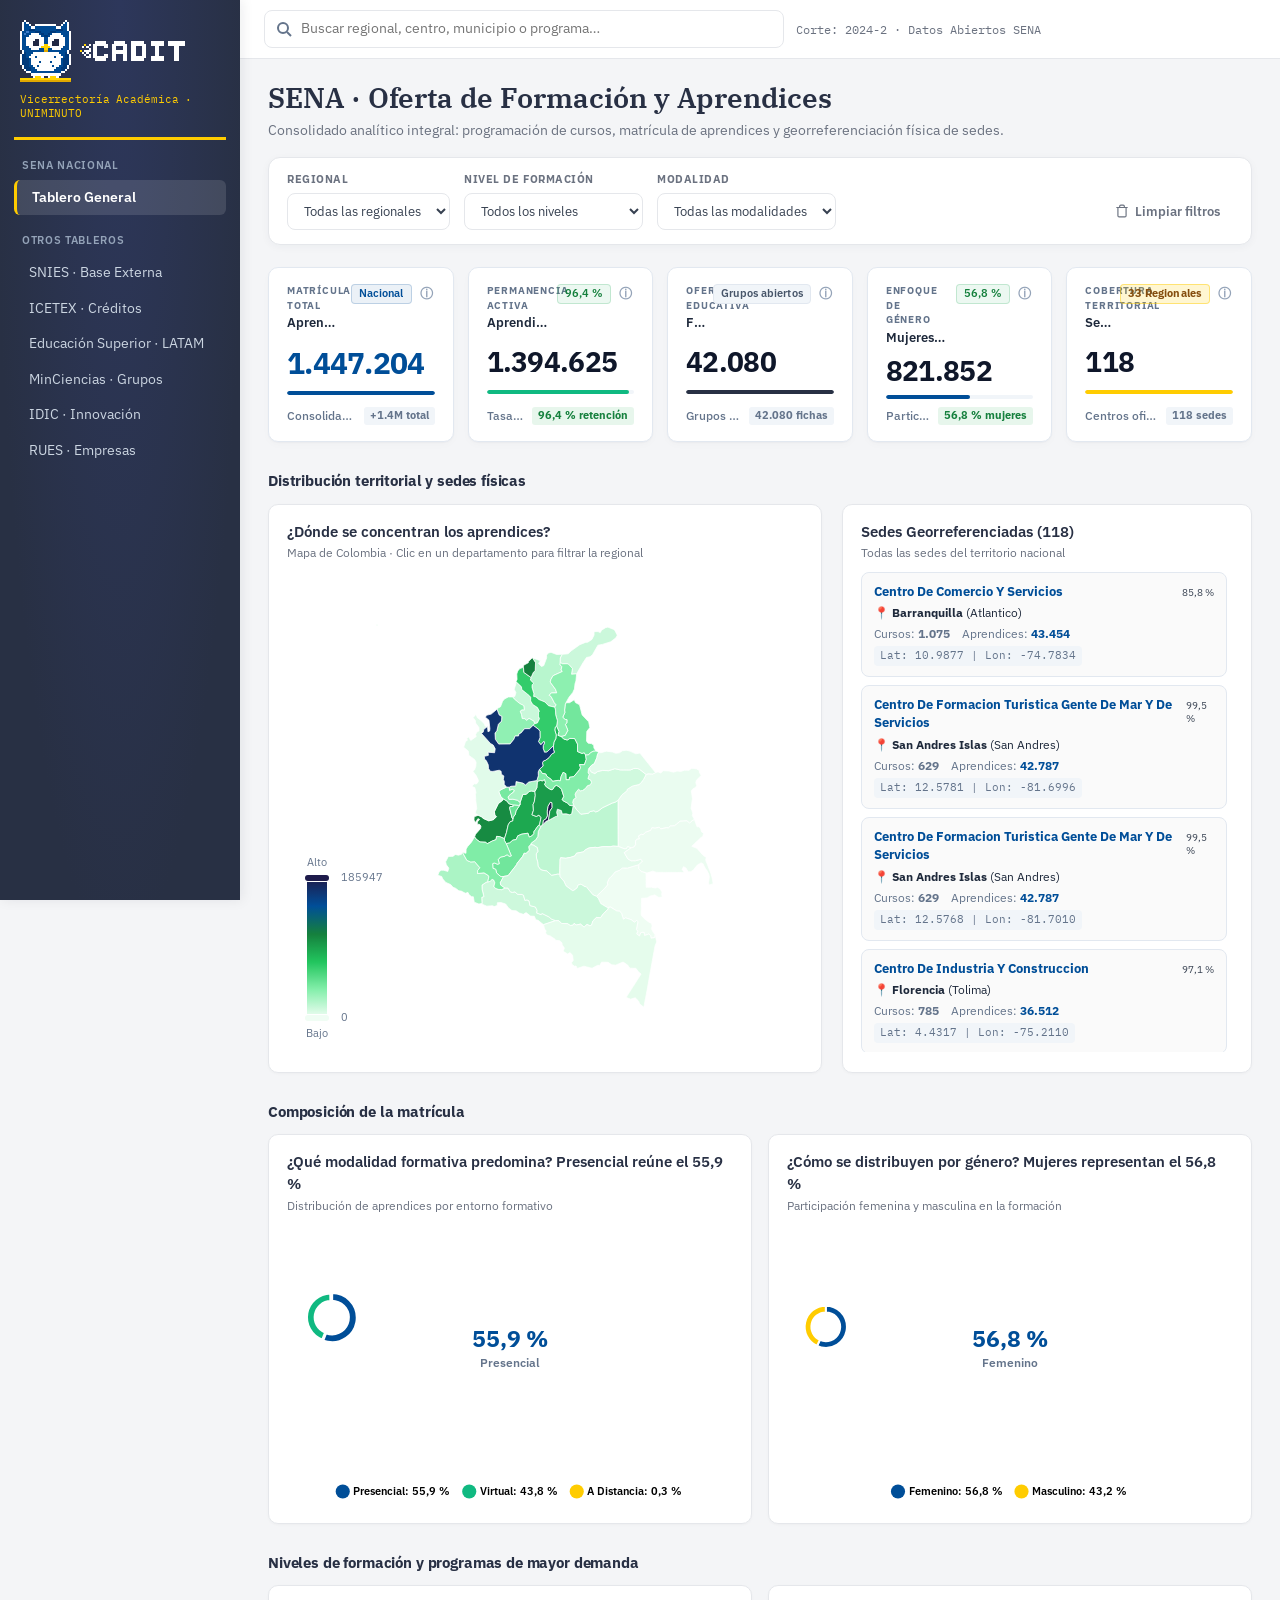
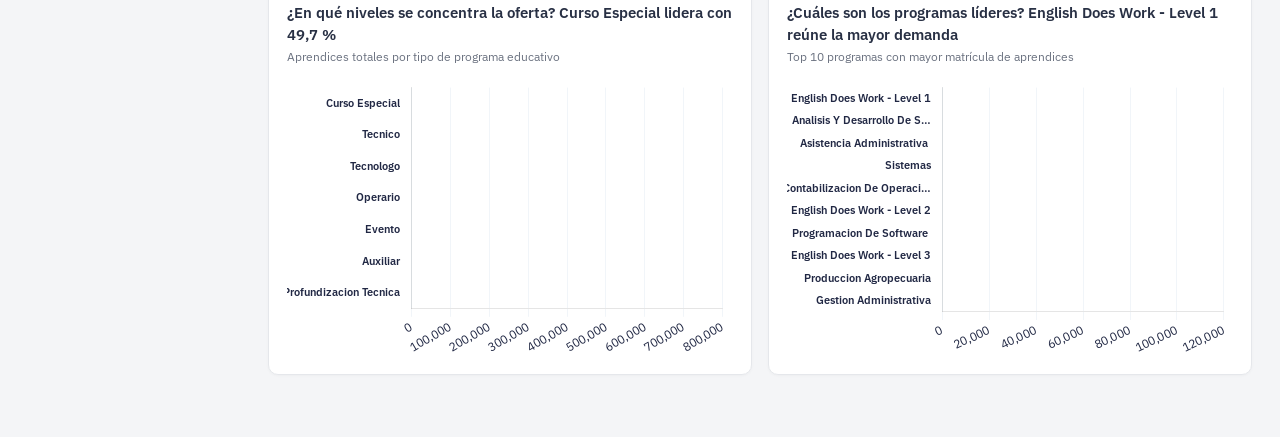
<file: sena.html>
<!doctype html>
<html lang="es">

<head>
  <meta charset="utf-8">
  <meta name="viewport" content="width=device-width, initial-scale=1">
  <title>SENA · Oferta de Formación y Aprendices · CADIT</title>
  <link rel="icon" href="manual%20de%20marca/files/02-Buho/CADIT-icono-cabeza.svg">
  <!-- Tipografía institucional de marca -->
  <link rel="stylesheet"
    href="https://fonts.googleapis.com/css2?family=IBM+Plex+Mono:wght@400;500;600&family=IBM+Plex+Sans:wght@400;500;600;700;800&family=IBM+Plex+Serif:wght@600&display=swap">
  <script src="vendor/chart.umd.min.js"></script>
  <script src="vendor/echarts.min.js"></script>
  <script src="vendor/jspdf.umd.min.js"></script>
  <script src="vendor/xlsx.full.min.js"></script>
  <link rel="stylesheet" href="estilo-cadit.css"> <!-- Hoja de estilo maestra compartida CADIT -->
  <style>
    :root {
      --marino: #283044;
      --amarillo: #FFCC00;
      --azul: #004E98;
      --niebla: #F4F5F7;
      --texto: #374151;
      --azul-claro: #2A70B8;
      --azul-sombra: #1B3556;
      --ocre: #E6B800;
      --suave: #6B7280;
      --borde: #E5E7EB;
    }

    /* ─── Contenedor de KPIs Ejecutivos (Plantilla Maestra ICETEX) ─── */
    .kpis {
      display: grid;
      grid-template-columns: repeat(5, minmax(0, 1fr));
      gap: 14px;
      margin-bottom: 26px;
      align-items: stretch;
    }

    @media (max-width: 1240px) {
      .kpis {
        grid-template-columns: repeat(3, minmax(0, 1fr));
        gap: 12px;
      }
    }

    @media (max-width: 768px) {
      .kpis {
        grid-template-columns: repeat(2, minmax(0, 1fr));
        gap: 12px;
      }
    }

    @media (max-width: 480px) {
      .kpis {
        grid-template-columns: 1fr;
        gap: 10px;
      }
    }

    /* Tarjeta base KPI */
    .kpi-card {
      min-width: 0;
      background: #FFFFFF;
      border: 1px solid #E2E8F0;
      border-radius: 10px;
      padding: 16px 18px;
      text-align: left;
      font: inherit;
      color: inherit;
      display: flex;
      flex-direction: column;
      justify-content: space-between;
      min-height: 142px;
      box-sizing: border-box;
      position: relative;
      scroll-margin-top: 80px;
      box-shadow: 0 1px 2px rgba(15, 23, 42, 0.04), 0 3px 8px rgba(15, 23, 42, 0.02);
      transition: border-color .2s ease, box-shadow .2s ease, transform .2s cubic-bezier(0.16, 1, 0.3, 1);
    }

    .kpi-card:hover {
      border-color: #004E98;
      box-shadow: 0 6px 20px rgba(0, 78, 152, 0.1);
      transform: translateY(-2px);
    }

    .kpi-card-header {
      display: flex;
      justify-content: space-between;
      align-items: flex-start;
      gap: 8px;
      margin-bottom: 6px;
    }

    .kpi-card-meta {
      display: flex;
      flex-direction: column;
      gap: 2px;
      min-width: 0;
    }

    .kpi-card-kicker {
      font-size: 10px;
      font-weight: 700;
      text-transform: uppercase;
      letter-spacing: .08em;
      color: #64748B;
    }

    .kpi-card-title {
      font-size: 13px;
      font-weight: 600;
      color: #1E293B;
      white-space: nowrap;
      overflow: hidden;
      text-overflow: ellipsis;
      margin: 0;
      line-height: 1.3;
    }

    .kpi-card-aside {
      display: flex;
      align-items: center;
      gap: 6px;
      flex-shrink: 0;
      position: relative;
      scroll-margin-top: 80px;
    }

    .kpi-badge {
      font-size: 10.5px;
      font-weight: 600;
      padding: 2px 7px;
      border-radius: 4px;
      white-space: nowrap;
      letter-spacing: .01em;
      line-height: 1.3;
    }

    .kpi-badge.badge-primary {
      background: rgba(0, 78, 152, 0.08);
      color: #004E98;
      border: 1px solid rgba(0, 78, 152, 0.2);
    }

    .kpi-badge.badge-gold {
      background: rgba(255, 204, 0, 0.18);
      color: #854D0E;
      border: 1px solid rgba(255, 204, 0, 0.45);
      font-weight: 700;
    }

    .kpi-badge.badge-neutral {
      background: #F1F5F9;
      color: #475569;
      border: 1px solid #E2E8F0;
    }

    .kpi-badge.badge-success {
      background: rgba(22, 163, 74, 0.08);
      color: #15803D;
      border: 1px solid rgba(22, 163, 74, 0.2);
    }

    .kpi-info-btn {
      background: transparent;
      border: none;
      color: #94A3B8;
      font-size: 13px;
      font-weight: 700;
      line-height: 1;
      padding: 2px;
      cursor: pointer;
      border-radius: 50%;
      display: inline-flex;
      align-items: center;
      justify-content: center;
      transition: color .15s ease, transform .15s ease;
    }

    .kpi-info-btn:hover {
      color: #004E98;
      transform: scale(1.15);
    }

    .popup-info-kpi {
      display: none;
      position: absolute;
      top: calc(100% + 6px);
      right: 0;
      width: 250px;
      background: #FFFFFF;
      border: 1px solid #CBD5E1;
      border-radius: 8px;
      padding: 12px 14px;
      box-shadow: 0 10px 25px -5px rgba(0, 0, 0, 0.15), 0 8px 10px -6px rgba(0, 0, 0, 0.1);
      z-index: 50;
      text-align: left;
      font-size: 11.5px;
      line-height: 1.4;
      color: #334155;
      pointer-events: none;
    }

    .kpi-card-aside:hover .popup-info-kpi {
      display: block;
    }

    .popup-info-header {
      font-weight: 700;
      color: #004E98;
      margin-bottom: 6px;
      font-size: 12px;
      border-bottom: 1px solid #F1F5F9;
      padding-bottom: 4px;
    }

    .popup-info-meta {
      margin-top: 8px;
      padding-top: 6px;
      border-top: 1px dashed #E2E8F0;
      font-size: 10px;
      color: #64748B;
      font-style: italic;
    }

    .kpi-card-body {
      display: flex;
      justify-content: space-between;
      align-items: baseline;
      gap: 12px;
      margin: 4px 0 2px;
    }

    .kpi-card-val {
      font-size: 28px;
      font-weight: 700;
      color: #0F172A;
      font-variant-numeric: tabular-nums;
      font-feature-settings: 'tnum';
      letter-spacing: -0.025em;
      line-height: 1.1;
      white-space: nowrap;
      overflow: hidden;
      text-overflow: ellipsis;
    }

    .kpi-card-val.val-hero {
      font-size: 30px;
      font-weight: 800;
      color: #004E98;
    }

    .kpi-card-track {
      width: 100%;
      height: 4px;
      background: #F1F5F9;
      border-radius: 2px;
      overflow: hidden;
      margin: 6px 0 4px;
      display: flex;
    }

    .kpi-card-track-fill {
      height: 100%;
      border-radius: 2px;
      transition: width 0.6s cubic-bezier(0.16, 1, 0.3, 1);
    }

    .kpi-card-footer {
      display: flex;
      justify-content: space-between;
      align-items: center;
      gap: 8px;
      margin-top: 4px;
    }

    .kpi-card-sub {
      font-size: 11.5px;
      font-weight: 500;
      color: #64748B;
      white-space: nowrap;
      overflow: hidden;
      text-overflow: ellipsis;
      margin: 0;
    }

    .kpi-delta {
      display: inline-flex;
      align-items: center;
      gap: 3px;
      font-size: 11px;
      font-weight: 700;
      padding: 1px 6px;
      border-radius: 3px;
      white-space: nowrap;
    }

    .kpi-delta.delta-up {
      background: rgba(22, 163, 74, 0.1);
      color: #15803D;
    }

    .kpi-delta.delta-down {
      background: rgba(220, 38, 38, 0.1);
      color: #B91C1C;
    }

    .kpi-delta.delta-neutral {
      background: #F1F5F9;
      color: #64748B;
    }

    /* ─── Cuadrícula Territorial: Mapa ECharts Continuo + Sedes ─── */
    .cuadricula-territorial {
      display: grid;
      grid-template-columns: 1.35fr 1fr;
      gap: 20px;
      align-items: stretch;
      min-height: 500px;
      margin-bottom: 26px;
      min-width: 0;
    }

    @media (max-width: 1100px) {
      .cuadricula-territorial {
        grid-template-columns: 1fr;
      }
    }

    .mapa-colombia-columna {
      display: flex;
      flex-direction: column;
      min-width: 0;
      width: 100%;
      height: 100%;
    }

    
    /* ─── Ficha de Síntesis Territorial (Fondo Blanco + Popup Ejecutivo de Alta Gama) ─── */
    .ficha-territorial-activa {
      background: #FFFFFF;
      border: 1px solid #CBD5E1;
      border-top: 3.5px solid #004E98;
      border-radius: 12px;
      padding: 18px 22px;
      margin-bottom: 22px;
      box-shadow: 0 4px 6px -1px rgba(0, 0, 0, 0.04), 0 16px 36px -4px rgba(0, 78, 152, 0.12), 0 0 0 1px rgba(0, 78, 152, 0.06);
      color: #0F172A;
      position: relative;
      scroll-margin-top: 80px;
    }

    .ficha-territorial-activa.popup-activa {
      animation: popupFichaTerritorial 0.7s cubic-bezier(0.16, 1, 0.3, 1) both;
      will-change: transform, opacity;
    }

    @keyframes popupFichaTerritorial {
      0% {
        opacity: 0;
        transform: translateY(-24px) scale(0.965);
        filter: blur(5px);
      }
      65% {
        opacity: 1;
        transform: translateY(2px) scale(1.003);
        filter: blur(0);
      }
      100% {
        opacity: 1;
        transform: translateY(0) scale(1);
      }
    }

    /* Entrada escalonada de las 4 sub-tarjetas para mayor suavidad */
    .ficha-territorial-activa.popup-activa .ficha-metrica-card:nth-child(1) {
      animation: fichaCardIn 0.55s cubic-bezier(0.16, 1, 0.3, 1) 0.12s both;
    }
    .ficha-territorial-activa.popup-activa .ficha-metrica-card:nth-child(2) {
      animation: fichaCardIn 0.55s cubic-bezier(0.16, 1, 0.3, 1) 0.20s both;
    }
    .ficha-territorial-activa.popup-activa .ficha-metrica-card:nth-child(3) {
      animation: fichaCardIn 0.55s cubic-bezier(0.16, 1, 0.3, 1) 0.28s both;
    }
    .ficha-territorial-activa.popup-activa .ficha-metrica-card:nth-child(4) {
      animation: fichaCardIn 0.55s cubic-bezier(0.16, 1, 0.3, 1) 0.36s both;
    }

    @keyframes fichaCardIn {
      0% {
        opacity: 0;
        transform: translateY(12px);
      }
      100% {
        opacity: 1;
        transform: translateY(0);
      }
    }

    .ficha-territorial-cab {
      display: flex;
      justify-content: space-between;
      align-items: center;
      flex-wrap: wrap;
      gap: 12px;
      padding-bottom: 12px;
      margin-bottom: 14px;
      border-bottom: 1px solid #E2E8F0;
    }

    .ficha-territorial-info {
      display: flex;
      align-items: center;
      gap: 10px;
      flex-wrap: wrap;
    }

    .ficha-tag {
      background: rgba(0, 78, 152, 0.08);
      color: #004E98;
      font-size: 11px;
      font-weight: 700;
      text-transform: uppercase;
      letter-spacing: .06em;
      padding: 3px 9px;
      border-radius: 4px;
      border: 1px solid rgba(0, 78, 152, 0.2);
    }

    .ficha-nombre {
      font-size: 21px;
      font-weight: 800;
      margin: 0;
      color: #0F172A;
      letter-spacing: -.02em;
      line-height: 1.2;
    }

    .ficha-ranking-badge {
      background: #004E98;
      color: #FFFFFF;
      font-size: 11.5px;
      font-weight: 700;
      padding: 3px 9px;
      border-radius: 4px;
      letter-spacing: .02em;
    }

    .btn-quitar-ficha {
      background: #F8FAFC;
      color: #475569;
      border: 1px solid #CBD5E1;
      border-radius: 6px;
      padding: 6px 14px;
      font-size: 12px;
      font-weight: 600;
      cursor: pointer;
      display: inline-flex;
      align-items: center;
      gap: 6px;
      transition: all .18s ease;
    }

    .btn-quitar-ficha:hover {
      background: #004E98;
      color: #FFFFFF;
      border-color: #004E98;
      box-shadow: 0 4px 12px rgba(0, 78, 152, 0.18);
    }

    .ficha-metricas-grid {
      display: grid;
      grid-template-columns: repeat(4, 1fr);
      gap: 14px;
    }

    @media (max-width: 960px) {
      .ficha-metricas-grid {
        grid-template-columns: 1fr 1fr;
      }
    }

    @media (max-width: 550px) {
      .ficha-metricas-grid {
        grid-template-columns: 1fr;
      }
      .ficha-territorial-cab {
        flex-direction: column;
        align-items: flex-start;
        gap: 12px;
      }
    }

    .ficha-metrica-card {
      background: #F8FAFC;
      border: 1px solid #E2E8F0;
      border-radius: 8px;
      padding: 12px 14px;
      display: flex;
      flex-direction: column;
      transition: all .2s ease;
    }

    .ficha-metrica-card:hover {
      border-color: #004E98;
      background: #FFFFFF;
      box-shadow: 0 4px 12px rgba(0, 78, 152, 0.08);
      transform: translateY(-2px);
    }

    .ficha-metrica-card.ficha-destacada {
      background: rgba(0, 78, 152, 0.04);
      border-color: rgba(0, 78, 152, 0.25);
    }

    .ficha-metrica-label {
      font-size: 10.5px;
      font-weight: 700;
      text-transform: uppercase;
      letter-spacing: .06em;
      color: #64748B;
      margin-bottom: 4px;
    }

    .ficha-metrica-num-fila {
      display: flex;
      align-items: baseline;
      gap: 6px;
      flex-wrap: wrap;
    }

    .ficha-metrica-val {
      font-size: 22px;
      font-weight: 800;
      color: #0F172A;
      font-variant-numeric: tabular-nums;
      font-feature-settings: 'tnum';
      line-height: 1.15;
      letter-spacing: -0.02em;
    }

    .ficha-metrica-val.acento {
      color: #004E98;
    }

    .ficha-metrica-unit {
      font-size: 11px;
      color: #64748B;
      font-weight: 500;
    }

    .ficha-metrica-badge {
      font-size: 11px;
      font-weight: 700;
      padding: 2px 7px;
      border-radius: 4px;
    }

    .ficha-metrica-sub {
      font-size: 11px;
      color: #64748B;
      margin-top: 4px;
      line-height: 1.25;
    }

    .mapa-echarts-contenedor {
      width: 100%;
      height: 480px;
      border-radius: 8px;
      background: #FFFFFF;
      position: relative;
      scroll-margin-top: 80px;
    }

    /* ─── Panel de Sedes Georreferenciadas ─── */
    .panel-sedes-columna {
      display: flex;
      flex-direction: column;
      height: 100%;
      min-width: 0;
    }

    .panel-sedes-lista {
      flex: 1;
      max-height: 480px;
      overflow-y: auto;
      padding-right: 6px;
    }

    .panel-sedes-lista::-webkit-scrollbar {
      width: 5px;
    }

    .panel-sedes-lista::-webkit-scrollbar-thumb {
      background: #CBD5E1;
      border-radius: 4px;
    }

    .panel-sedes-lista::-webkit-scrollbar-track {
      background: #F1F5F9;
    }

    .sede-card-item {
      padding: 10px 12px;
      border: 1px solid #E2E8F0;
      border-radius: 8px;
      margin-bottom: 8px;
      background: #FAFAFA;
      transition: all .2s ease;
    }

    .sede-card-item:hover {
      background: #FFFFFF;
      border-color: #004E98;
      box-shadow: 0 4px 12px rgba(0, 78, 152, 0.08);
      transform: translateY(-1px);
    }

    .badge-coord {
      display: inline-block;
      font-family: 'IBM Plex Mono', monospace;
      font-size: 10.5px;
      color: #64748B;
      background: #F1F5F9;
      padding: 2px 6px;
      border-radius: 4px;
      margin-top: 4px;
    }

    .seccion-espaciada {
      margin-top: 28px;
    }
  </style>
</head>

<body>
  <!-- Menú lateral CADIT (Desktop y Móvil) -->
  <aside class="lateral">
    <div class="marca">
      <div class="marca-info">
        <img src="manual%20de%20marca/files/01-Logo/CADIT-logo-horizontal-negativo.svg" alt="CADIT">
        <p class="contexto">Vicerrectoría Académica · UNIMINUTO</p>
      </div>
      <button type="button" class="btn-menu-movil" id="btn-menu-movil" aria-label="Abrir menú" aria-expanded="false">
        <svg class="icono-hamburguesa" width="18" height="18" viewBox="0 0 24 24" fill="none" stroke="currentColor" stroke-width="2.2" stroke-linecap="round"><line x1="3" y1="6" x2="21" y2="6"></line><line x1="3" y1="12" x2="21" y2="12"></line><line x1="3" y1="18" x2="21" y2="18"></line></svg>
        <svg class="icono-cerrar" width="18" height="18" viewBox="0 0 24 24" fill="none" stroke="currentColor" stroke-width="2.2" stroke-linecap="round" style="display:none"><line x1="18" y1="6" x2="6" y2="18"></line><line x1="6" y1="6" x2="18" y2="18"></line></svg>
        <span>Menú</span>
      </button>
    </div>
    <nav id="menu" aria-label="Secciones del tablero">
      <h3>SENA Nacional</h3>
      <button class="activa" onclick="window.scrollTo({top: 0, behavior: 'smooth'})">Tablero General</button>
      <h3>Otros tableros</h3>
      <button data-href="index.html">SNIES · Base Externa</button>
      <button data-href="icetex.html">ICETEX · Créditos</button>
      <button data-href="latam.html">Educación Superior · LATAM</button>
      <button data-href="minciencias.html">MinCiencias · Grupos</button>
      <button data-href="idic.html">IDIC · Innovación</button>
      <button data-href="rues.html">RUES · Empresas</button>
    </nav>
  </aside>

  <!-- Contenedor principal -->
  <div class="contenido">
    <!-- Barra superior -->
    <div class="barra">
      <div class="buscar">
        <input id="buscar" type="search" placeholder="Buscar regional, centro, municipio o programa…" autocomplete="off" aria-label="Buscar">
        <div id="resultados" hidden></div>
      </div>
      <div class="barra-subfila">
        <span class="corte" id="corte">Corte: 2024-2 · Datos Abiertos SENA</span>
        <div class="acciones">
          <button id="pdf" type="button" style="display: none;">PDF</button>
          <button id="xlsx" type="button" style="display: none;">XLSX</button>
        </div>
      </div>
    </div>

    <main>
      <!-- Encabezado con título analítico -->
      <div class="encabezado">
        <h1 id="titulo">SENA · Oferta de Formación y Aprendices</h1>
        <p id="subtitulo">Consolidado analítico integral: programación de cursos, matrícula de aprendices y georreferenciación física de sedes.</p>
      </div>

      <!-- Sistema de Filtros CADIT 2.0 -->
      <div class="area-filtros">
        <div class="filtros-prioritarios">
          <div class="filtro-campo">
            <label for="f-regional">Regional</label>
            <select id="f-regional">
              <option value="">Todas las regionales</option>
            </select>
          </div>
          <div class="filtro-campo">
            <label for="f-nivel">Nivel de formación</label>
            <select id="f-nivel">
              <option value="">Todos los niveles</option>
            </select>
          </div>
          <div class="filtro-campo">
            <label for="f-modalidad">Modalidad</label>
            <select id="f-modalidad">
              <option value="">Todas las modalidades</option>
            </select>
          </div>
          <div class="filtros-acciones">
            <button id="limpiar" class="btn-limpiar" type="button">
              <svg width="14" height="14" viewBox="0 0 24 24" fill="none" stroke="currentColor" stroke-width="2" stroke-linecap="round"><path d="M3 6h18m-2 0v14a2 2 0 0 1-2 2H7a2 2 0 0 1-2-2V6m3 0V4a2 2 0 0 1 2-2h4a2 2 0 0 1 2 2v2"></path></svg>
              <span>Limpiar filtros</span>
            </button>
          </div>
        </div>
        <div id="chips-activos" class="chips-barra" hidden></div>
      </div>

      <div id="estado" hidden>Cargando datos…</div>

      <!-- ══════════════════════════════════════════════════════════════════ -->
      <!-- TABLERO UNIFICADO SENA                                             -->
      <!-- ══════════════════════════════════════════════════════════════════ -->
      <div id="dashboard-sena" class="pagina">
        <!-- 1. Bloque de Indicadores Ejecutivos (KPIs con Animación y Ficha Técnica) -->
        <div class="kpis" id="kpis-resumen"></div>

        <!-- 2. Sección: Análisis Territorial (Mapa ECharts Continuo) y Sedes Georreferenciadas -->
        <h3 class="seccion seccion-espaciada">Distribución territorial y sedes físicas</h3>
                <!-- Ficha de Síntesis Territorial cuando se selecciona una regional / departamento -->
        <div class="ficha-territorial-activa" id="ficha-territorial-activa" hidden>
          <div class="ficha-territorial-cab">
            <div class="ficha-territorial-info">
              <span class="ficha-tag">Territorio seleccionado</span>
              <h3 id="ficha-dpto-nombre" class="ficha-nombre">—</h3>
              <span class="ficha-ranking-badge" id="ficha-dpto-ranking">Puesto #— nacional</span>
            </div>
            <button type="button" id="btn-cerrar-ficha-dpto" class="btn-quitar-ficha"
              title="Restablecer vista a todas las regionales">
              Restablecer vista nacional ×
            </button>
          </div>
          <div class="ficha-metricas-grid">
            <div class="ficha-metrica-card">
              <span class="ficha-metrica-label">Aprendices matriculados</span>
              <div class="ficha-metrica-num-fila">
                <span class="ficha-metrica-val" id="ficha-aprendices-val">—</span>
                <span class="ficha-metrica-unit">aprendices</span>
              </div>
              <small class="ficha-metrica-sub" id="ficha-aprendices-sub">Volumen total en esta regional</small>
            </div>
            <div class="ficha-metrica-card ficha-destacada">
              <span class="ficha-metrica-label">% del total nacional</span>
              <div class="ficha-metrica-num-fila">
                <span class="ficha-metrica-val acento" id="ficha-share-val">—</span>
                <span class="ficha-metrica-unit">% nacional</span>
              </div>
              <small class="ficha-metrica-sub" id="ficha-share-sub">Concentración sobre el total país</small>
            </div>
            <div class="ficha-metrica-card">
              <span class="ficha-metrica-label">Sedes oficiales</span>
              <div class="ficha-metrica-num-fila">
                <span class="ficha-metrica-val" id="ficha-sedes-val">—</span>
                <span class="ficha-metrica-unit">sedes</span>
              </div>
              <small class="ficha-metrica-sub" id="ficha-sedes-sub">Centros con georreferenciación</small>
            </div>
            <div class="ficha-metrica-card">
              <span class="ficha-metrica-label">Tasa de retención</span>
              <div class="ficha-metrica-num-fila">
                <span class="ficha-metrica-val" id="ficha-retencion-val">—</span>
                <span class="ficha-metrica-badge" style="background:#ECFDF5;color:#065F46;font-size:11px;font-weight:700;padding:2px 7px;border-radius:4px;">Oficial</span>
              </div>
              <small class="ficha-metrica-sub" id="ficha-retencion-sub">Efectividad y permanencia formativa</small>
            </div>
          </div>
        </div>

        <div class="cuadricula-territorial">
          <!-- Columna 1: Mapa Interactivo de Colombia (ECharts Continuo) -->
          <div class="panel">
            <div class="mapa-colombia-columna">
              <div class="panel-cab" style="margin-bottom:8px;">
                <div>
                  <h2 id="h-mapa" style="font-size:15px; margin:0 0 2px;">¿Dónde se concentran los aprendices?</h2>
                  <p class="sub" id="s-mapa" style="margin:0 0 6px;">Mapa de Colombia · Clic en un departamento para filtrar la regional</p>
                </div>
              </div>
              <div id="g-mapa-colombia" class="mapa-echarts-contenedor"></div>
            </div>
          </div>

          <!-- Columna 2: Sedes Georreferenciadas Oficiales -->
          <div class="panel panel-sedes-columna">
            <h2 id="h-sedes-geo" style="font-size:15px; margin:0 0 2px;">Sedes Georreferenciadas</h2>
            <p class="sub" id="s-sedes-geo" style="margin:0 0 10px;">Centros de formación con coordenadas en el territorio</p>
            <div id="lista-sedes-geo" class="panel-sedes-lista"></div>
          </div>
        </div>

        <!-- 3. Sección: Composición de la Matrícula (Donas Ejecutivas CADIT) -->
        <h3 class="seccion seccion-espaciada">Composición de la matrícula</h3>
        <div class="rejilla">
          <div class="panel">
            <h2 id="h-modalidad">¿Qué modalidad formativa predomina?</h2>
            <p class="sub" id="s-modalidad">Distribución de aprendices por entorno formativo</p>
            <div class="grafico"><canvas id="g-modalidad"></canvas></div>
          </div>
          <div class="panel">
            <h2 id="h-genero">¿Cómo se distribuyen los aprendices por género?</h2>
            <p class="sub" id="s-genero">Participación femenina y masculina en la formación</p>
            <div class="grafico"><canvas id="g-genero"></canvas></div>
          </div>
        </div>

        <!-- 4. Sección: Niveles y Programas de Mayor Matrícula -->
        <h3 class="seccion seccion-espaciada">Niveles de formación y programas de mayor demanda</h3>
        <div class="rejilla">
          <div class="panel">
            <h2 id="h-nivel">¿En qué niveles se concentra la oferta?</h2>
            <p class="sub" id="s-nivel">Aprendices totales por tipo de programa educativo</p>
            <div class="grafico"><canvas id="g-nivel"></canvas></div>
          </div>
          <div class="panel">
            <h2 id="h-programas">¿Cuáles son los programas líderes?</h2>
            <p class="sub">Top 10 programas con mayor matrícula de aprendices</p>
            <div class="grafico"><canvas id="g-top-programas"></canvas></div>
          </div>
        </div>
      </div>
    </main>
  </div>

  <script>
    Chart.defaults.font.family = '"IBM Plex Sans", system-ui, sans-serif';
    Chart.defaults.color = "#212844";

    const SERIES_CADIT = ["#004E98", "#10B981", "#FFCC00", "#283044", "#3D7CC9", "#E0A800"];
    const fmt = n => (n == null ? "—" : Number(n).toLocaleString("es-CO", { maximumFractionDigits: 0 }));
    const fmt1 = n => (n == null ? "—" : Number(n).toLocaleString("es-CO", { maximumFractionDigits: 1 }));
    const pct = n => (n == null ? "—" : Number(n).toLocaleString("es-CO", { maximumFractionDigits: 1 }) + " %");
    const $ = id => document.getElementById(id);

    let DATA = null;
    let graficos = {};
    let chartMapaEcharts = null;
    let ESTADO = { regional: "", nivel: "", modalidad: "" };
    let detalle = { filas: [], cols: [], kpis: [] };

    // ─── Animación Fluida de Números (Plantilla ICETEX) ───
    function animarNumero(el, valorFinal, duracion = 500, formato = fmt) {
      if (valorFinal == null || isNaN(valorFinal)) {
        el.textContent = "—";
        return;
      }
      const valFin = Number(valorFinal);
      const valIni = Number(el.dataset.valorActual || 0);
      el.dataset.valorActual = valFin;
      if (valIni === valFin) {
        el.textContent = formato(valFin);
        return;
      }
      const inicio = performance.now();
      function paso(ahora) {
        const progreso = Math.min((ahora - inicio) / duracion, 1);
        const factor = 1 - Math.pow(1 - progreso, 3);
        const valorIntermedio = valIni + (valFin - valIni) * factor;
        el.textContent = formato(Math.round(valorIntermedio));
        if (progreso < 1) {
          requestAnimationFrame(paso);
        } else {
          el.textContent = formato(valFin);
        }
      }
      requestAnimationFrame(paso);
    }

    // ─── Componente Tarjeta KPI Ejecutiva (High-Fidelity ICETEX) ───
    function tarjeta({
      kicker,
      t,
      v,
      texto = null,
      nota = null,
      esHero = false,
      badge = null,
      badgeClass = "badge-neutral",
      progreso = null,
      progresoColor = "#004E98",
      delta = null,
      deltaClass = "delta-neutral",
      popupData = null
    }) {
      const el = document.createElement("div");
      el.className = "kpi-card";

      let popupHtml = "";
      if (popupData) {
        popupHtml = `
          <div class="popup-info-kpi">
            <div class="popup-info-header">${popupData.titulo || t}</div>
            <p style="margin:0 0 5px 0;">${popupData.mide}</p>
            ${popupData.calculo ? `<p style="margin:4px 0 0 0;font-size:10.5px;color:#004E98;"><b>Cálculo:</b> ${popupData.calculo}</p>` : ""}
            <div class="popup-info-meta">Fuente: ${popupData.fuente || "SENA · Datos Abiertos"}</div>
          </div>
        `;
      }

      const badgeHtml = badge ? `<span class="kpi-badge ${badgeClass}">${badge}</span>` : "";
      const infoBtnHtml = popupData ? `<button type="button" class="kpi-info-btn" aria-label="Información">ⓘ</button>${popupHtml}` : "";

      const barHtml = progreso != null ? `
        <div class="kpi-card-track" title="${Number(progreso).toFixed(1)}%">
          <div class="kpi-card-track-fill" style="width: ${Math.min(100, Math.max(0, progreso))}%; background: ${progresoColor};"></div>
        </div>` : "";

      const deltaHtml = delta ? `<span class="kpi-delta ${deltaClass}">${delta}</span>` : "";

      el.innerHTML = `
        <div class="kpi-card-header">
          <div class="kpi-card-meta">
            ${kicker ? `<span class="kpi-card-kicker">${kicker}</span>` : ""}
            <h4 class="kpi-card-title" title="${t}">${t}</h4>
          </div>
          <div class="kpi-card-aside">
            ${badgeHtml}
            ${infoBtnHtml}
          </div>
        </div>
        <div class="kpi-card-body">
          <b class="kpi-card-val ${esHero ? "val-hero" : ""}"></b>
        </div>
        ${barHtml}
        <div class="kpi-card-footer">
          <p class="kpi-card-sub">${nota || "Datos consolidados"}</p>
          ${deltaHtml}
        </div>
      `;

      const bEl = el.querySelector(".kpi-card-val");
      if (texto != null) {
        bEl.className = "kpi-card-val val-text";
        bEl.textContent = texto;
      } else {
        animarNumero(bEl, v, 500, fmt);
      }

      return el;
    }

    function kpis(id, items) {
      const cont = $(id);
      if (!cont) return;
      cont.replaceChildren(...items.map(it => tarjeta(it)));
    }

    // ─── Inicialización del Mapa de Colombia en ECharts (Gradiente Continuo) ───
    async function inicializarMapaColombia() {
      try {
        const svgRes = await fetch("colombia.svg");
        if (!svgRes.ok) return;
        const svgText = await svgRes.text();
        echarts.registerMap("colombia_svg", { svg: svgText });

        const dom = $("g-mapa-colombia");
        if (!dom) return;
        chartMapaEcharts = echarts.init(dom);

        actualizarMapaColombia();

        chartMapaEcharts.on("click", params => {
          if (params.data && params.data.regional) {
            if (ESTADO.regional && ESTADO.regional.toLowerCase() === params.data.regional.toLowerCase()) {
              quitarFiltro("regional");
            } else {
              $("f-regional").value = params.data.regional;
              aplicarFiltros();
            }
          }
        });

        window.addEventListener("resize", () => {
          chartMapaEcharts?.resize();
        });
      } catch (e) {
        console.warn("No se pudo inicializar el mapa vectorial:", e);
      }
    }

    function actualizarMapaColombia() {
      if (!chartMapaEcharts || !DATA) return;

      const fCubo = filtrarCubo();
      const aprPorReg = {};
      fCubo.forEach(r => { aprPorReg[r.reg.toLowerCase()] = (aprPorReg[r.reg.toLowerCase()] || 0) + r.apr; });

      const totalNac = Object.values(aprPorReg).reduce((s, v) => s + v, 0);

      const mapSeriesData = DATA.por_regional.map(r => {
        const val = aprPorReg[r.regional.toLowerCase()] ?? r.aprendices;
        const estaSeleccionada = ESTADO.regional && r.regional.toLowerCase() === ESTADO.regional.toLowerCase();
        return {
          name: r.svg_name,
          value: val,
          regional: r.regional,
          centros: r.centros,
          selected: estaSeleccionada
        };
      });

      const maxVal = Math.max(...mapSeriesData.map(d => d.value), 1000);

      chartMapaEcharts.setOption({
        tooltip: {
          trigger: "item",
          backgroundColor: "rgba(40, 48, 68, 0.96)",
          borderColor: "#283044",
          textStyle: { color: "#FFFFFF", fontFamily: "'IBM Plex Sans', sans-serif" },
          formatter: p => {
            const d = p.data;
            if (!d) return p.name;
            const pShare = totalNac > 0 ? (d.value / totalNac * 100).toFixed(1).replace(".", ",") + " %" : "—";
            return `
              <strong style="color:#FFCC00;font-size:13px;">${d.regional || p.name}</strong><br/>
              Aprendices: <b>${fmt(d.value)}</b> (${pShare})<br/>
              Centros de formación: <b>${d.centros} sedes</b><br/>
              <span style="font-size:10.5px;color:#94A3B8;">${d.selected ? 'Filtro activo · Clic para quitar' : 'Clic para filtrar esta regional'}</span>
            `;
          }
        },
        visualMap: {
          min: 0,
          max: maxVal,
          left: 12,
          bottom: 12,
          text: ["Alto", "Bajo"],
          calculable: true,
          inRange: {
            color: ["#F0FDF4", "#86EFAC", "#22C55E", "#15803D", "#004E98", "#1E1B4B"]
          },
          textStyle: { color: "#64748B", fontSize: 11, fontFamily: "'IBM Plex Sans'" }
        },
        series: [{
          name: "Aprendices SENA",
          type: "map",
          map: "colombia_svg",
          roam: true,
          scaleLimit: { min: 0.9, max: 4.5 },
          emphasis: {
            itemStyle: {
              areaColor: "#FFCC00",
              borderColor: "#283044",
              borderWidth: 1.5
            },
            label: { show: false }
          },
          select: {
            itemStyle: {
              areaColor: "#FFCC00",
              borderColor: "#283044",
              borderWidth: 2
            },
            label: { show: false }
          },
          itemStyle: {
            borderColor: "#FFFFFF",
            borderWidth: 0.75
          },
          data: mapSeriesData
        }]
      });

      renderizarListaSedesGeo();
    }

    // ─── Plugin Centro Dona Ejecutivo ───
    const pluginCentroDona = {
      id: "centroDona",
      afterDraw(chart) {
        if (chart.config.type !== "doughnut") return;
        const { ctx, chartArea } = chart;
        if (!chartArea) return;
        const centerX = (chartArea.left + chartArea.right) / 2;
        const centerY = (chartArea.top + chartArea.bottom) / 2;
        const dataArr = chart.data.datasets[0].data || [];
        const total = chart._refTotal || dataArr.reduce((a, b) => a + Number(b || 0), 0);
        const val0 = Number(dataArr[0] || 0);
        const pct0 = total > 0 ? (val0 / total * 100).toFixed(1).replace(".", ",") + " %" : "0 %";
        const label0 = chart.data.labels[0] || "";

        ctx.save();
        ctx.textAlign = "center";
        ctx.textBaseline = "middle";

        ctx.font = "800 23px 'IBM Plex Sans', sans-serif";
        ctx.fillStyle = "#004E98";
        ctx.fillText(pct0, centerX, centerY - 9);

        ctx.font = "600 11.5px 'IBM Plex Sans', sans-serif";
        ctx.fillStyle = "#64748B";
        ctx.fillText(label0.length > 15 ? label0.slice(0, 14) + "…" : label0, centerX, centerY + 14);

        ctx.restore();
      }
    };

    function dona(id, etiquetas, valores, alClic, colores, refTotal = null) {
      const chart = graficos[id];
      const total = refTotal || valores.reduce((a, b) => a + Number(b || 0), 0);
      const bg = Array.isArray(colores) ? colores : ["#004E98", "#10B981", "#94A3B8"];
      const hoverBg = bg.map(c => c === "#004E98" ? "#003870" : (c === "#10B981" ? "#059669" : "#64748B"));

      if (chart && chart.config.type === "doughnut") {
        chart.data.labels = etiquetas;
        chart.data.datasets[0].data = valores;
        chart.data.datasets[0].backgroundColor = bg;
        chart.data.datasets[0].hoverBackgroundColor = hoverBg;
        chart._refTotal = total;
        chart.options.onClick = (e, els) => { if (els && els.length > 0) alClic?.(els[0].index); };
        chart.update({ duration: 500, easing: "easeInOutCubic" });
        return;
      }

      chart?.destroy();
      const elCanvas = $(id);
      if (!elCanvas) return;

      graficos[id] = new Chart(elCanvas, {
        type: "doughnut",
        data: {
          labels: etiquetas,
          datasets: [{
            data: valores,
            backgroundColor: bg,
            hoverBackgroundColor: hoverBg,
            borderWidth: 2,
            borderColor: "#FFFFFF",
            hoverOffset: 5
          }]
        },
        plugins: [pluginCentroDona],
        options: {
          responsive: true,
          maintainAspectRatio: false,
          cutout: "68%",
          animation: { duration: 600, easing: "easeOutQuart" },
          plugins: {
            legend: {
              display: true,
              position: "bottom",
              labels: {
                boxWidth: 10,
                boxHeight: 10,
                usePointStyle: true,
                pointStyle: "circle",
                font: { family: "'IBM Plex Sans', sans-serif", size: 11, weight: "600" },
                color: "#1E293B",
                padding: 14,
                generateLabels: ch => {
                  const data = ch.data;
                  if (!data.labels.length || !data.datasets.length) return [];
                  const ds = data.datasets[0];
                  return data.labels.map((lbl, idx) => {
                    const val = Number(ds.data[idx] || 0);
                    const p = total > 0 ? (val / total * 100).toFixed(1).replace(".", ",") + " %" : "0 %";
                    return { text: `${lbl}: ${p}`, fillStyle: ds.backgroundColor[idx], strokeStyle: ds.backgroundColor[idx], lineWidth: 0, hidden: false, index: idx };
                  });
                }
              }
            },
            tooltip: {
              backgroundColor: "rgba(40, 48, 68, 0.96)",
              titleFont: { family: "'IBM Plex Sans', sans-serif", size: 12, weight: "700" },
              bodyFont: { family: "'IBM Plex Sans', sans-serif", size: 11.5 },
              padding: 10,
              cornerRadius: 6,
              callbacks: {
                label: ctx => {
                  const val = Number(ctx.raw || 0);
                  const p = total > 0 ? (val / total * 100).toFixed(1).replace(".", ",") + " %" : "0 %";
                  return ` ${ctx.label}: ${fmt(val)} (${p})`;
                }
              }
            }
          },
          onClick: (e, els) => { if (els && els.length > 0) alClic?.(els[0].index); }
        }
      });
      graficos[id]._refTotal = total;
    }

    function barras(id, etiquetas, valores, alClic, colores, totalRef = null) {
      const chart = graficos[id];
      const bg = Array.isArray(colores) ? colores : "#004E98";

      if (chart && chart.config.type === "bar") {
        chart.data.labels = etiquetas;
        chart.data.datasets[0].data = valores;
        chart.data.datasets[0].backgroundColor = bg;
        chart.options.onClick = (e, els) => { if (els && els.length > 0) alClic?.(els[0].index); };
        chart.update({ duration: 500, easing: "easeInOutCubic" });
        return;
      }

      chart?.destroy();
      const elCanvas = $(id);
      if (!elCanvas) return;

      graficos[id] = new Chart(elCanvas, {
        type: "bar",
        data: {
          labels: etiquetas,
          datasets: [{
            data: valores,
            backgroundColor: bg,
            borderRadius: 4,
            barThickness: 16,
            maxBarThickness: 22
          }]
        },
        options: {
          indexAxis: "y",
          responsive: true,
          maintainAspectRatio: false,
          plugins: {
            legend: { display: false },
            tooltip: {
              backgroundColor: "rgba(40, 48, 68, 0.96)",
              callbacks: {
                label: ctx => ` ${fmt(ctx.raw)}${totalRef ? ` (${(ctx.raw / totalRef * 100).toFixed(1)} %)` : ""}`
              }
            }
          },
          scales: {
            x: { grid: { color: "#F1F5F9" }, ticks: { font: { family: "'IBM Plex Sans'" } } },
            y: { grid: { display: false }, ticks: { font: { family: "'IBM Plex Sans'", weight: "600", size: 11 } } }
          },
          onClick: (e, els) => { if (els && els.length > 0) alClic?.(els[0].index); }
        }
      });
    }

    function renderizarListaSedesGeo() {
      let sedes = DATA.sedes_geo;
      if (ESTADO.regional) {
        sedes = sedes.filter(s => s.regional.toLowerCase() === ESTADO.regional.toLowerCase());
      }
      const q = $("buscar") ? $("buscar").value.trim().toLowerCase() : "";
      if (q) {
        sedes = sedes.filter(s => (s.centro && s.centro.toLowerCase().includes(q)) || (s.regional && s.regional.toLowerCase().includes(q)) || (s.municipio && s.municipio.toLowerCase().includes(q)));
      }

      $("h-sedes-geo").textContent = `Sedes Georreferenciadas (${sedes.length})`;
      $("s-sedes-geo").textContent = ESTADO.regional ? `Centros en Regional ${ESTADO.regional}` : "Todas las sedes del territorio nacional";

      const html = sedes.map(s => `
        <div class="sede-card-item">
          <div style="display:flex;justify-content:space-between;align-items:baseline;">
            <strong style="color:#004E98;font-size:13px;">${s.centro}</strong>
            <span class="badge ${s.retencion >= 90 ? 'badge-success' : 'badge-gold'}" style="font-size:9.5px;">${pct(s.retencion)}</span>
          </div>
          <div style="font-size:12px;color:#1E293B;margin-top:3px;">
            <span>📍 <strong>${s.municipio}</strong> (${s.regional})</span>
          </div>
          <div style="display:flex;gap:12px;font-size:11.5px;color:#64748B;margin-top:4px;">
            <span>Cursos: <strong>${fmt(s.cursos)}</strong></span>
            <span>Aprendices: <strong style="color:#004E98">${fmt(s.aprendices)}</strong></span>
          </div>
          <span class="badge-coord">Lat: ${s.lat.toFixed(4)} | Lon: ${s.lon.toFixed(4)}</span>
        </div>
      `).join("");

      $("lista-sedes-geo").innerHTML = html || "<p style='color:#64748B;font-size:13px;padding:12px;'>No hay sedes con coordenadas registradas bajo este filtro.</p>";
    }

    function poblarFiltros() {
      const selReg = $("f-regional");
      const selNiv = $("f-nivel");
      const selMod = $("f-modalidad");

      DATA.por_regional.map(r => r.regional).sort().forEach(reg => {
        const opt = document.createElement("option");
        opt.value = reg;
        opt.textContent = reg;
        selReg.appendChild(opt);
      });

      DATA.por_nivel.map(n => n.nivel).forEach(niv => {
        const opt = document.createElement("option");
        opt.value = niv;
        opt.textContent = niv;
        selNiv.appendChild(opt);
      });

      DATA.por_modalidad.map(m => m.modalidad).forEach(mod => {
        const opt = document.createElement("option");
        opt.value = mod;
        opt.textContent = mod;
        selMod.appendChild(opt);
      });
    }

    function filtrarCubo() {
      let filas = DATA.cubo;
      if (ESTADO.regional) filas = filas.filter(f => f.reg.toLowerCase() === ESTADO.regional.toLowerCase());
      if (ESTADO.nivel) filas = filas.filter(f => f.niv.toLowerCase() === ESTADO.nivel.toLowerCase());
      if (ESTADO.modalidad) filas = filas.filter(f => f.mod.toLowerCase() === ESTADO.modalidad.toLowerCase());
      return filas;
    }

    function actualizarTablero() {
      const fCubo = filtrarCubo();

      const totalFichas = fCubo.reduce((s, r) => s + r.fichas, 0);
      const totalAprendices = fCubo.reduce((s, r) => s + r.apr, 0);
      const totalActivos = fCubo.reduce((s, r) => s + r.act, 0);
      const totalFem = fCubo.reduce((s, r) => s + r.fem, 0);
      const totalMas = fCubo.reduce((s, r) => s + r.mas, 0);

      const tasaActivos = totalAprendices > 0 ? (totalActivos / totalAprendices * 100) : 0;
      const pctFem = totalAprendices > 0 ? (totalFem / totalAprendices * 100) : 0;

      let sedesFiltradas = DATA.sedes_geo;
      if (ESTADO.regional) {
        sedesFiltradas = sedesFiltradas.filter(s => s.regional.toLowerCase() === ESTADO.regional.toLowerCase());
      }

      // 1. Tarjetas KPI Ejecutivas (Estándar ICETEX)
      const itemsKpis = [
        {
          kicker: "MATRÍCULA TOTAL",
          t: "Aprendices en Formación",
          v: totalAprendices,
          esHero: true,
          badge: ESTADO.regional || ESTADO.nivel || ESTADO.modalidad ? "Filtrado" : "Nacional",
          badgeClass: "badge-primary",
          progreso: 100,
          progresoColor: "#004E98",
          nota: "Consolidado fichas vigentes",
          delta: ESTADO.regional ? "Regional activa" : "+1.4M total",
          deltaClass: "delta-neutral",
          popupData: {
            titulo: "Total de Aprendices",
            mide: "Población total matriculada en programas de formación laboral y técnica del SENA.",
            calculo: "Suma de aprendices masculinos y femeninos por grupo formativo.",
            fuente: "SENA · Datos Abiertos Colombia"
          }
        },
        {
          kicker: "PERMANENCIA ACTIVA",
          t: "Aprendices Activos",
          v: totalActivos,
          badge: pct(tasaActivos),
          badgeClass: tasaActivos >= 90 ? "badge-success" : "badge-gold",
          progreso: tasaActivos,
          progresoColor: "#10B981",
          nota: "Tasa de permanencia formativa",
          delta: pct(tasaActivos) + " retención",
          deltaClass: "delta-up",
          popupData: {
            titulo: "Aprendices Activos y Retención",
            mide: "Aprendices que se encuentran cursando su ciclo formativo sin deserción ni retiro.",
            calculo: "(Aprendices Activos / Total Aprendices) × 100",
            fuente: "SENA · Oferta de Formación"
          }
        },
        {
          kicker: "OFERTA EDUCATIVA",
          t: "Fichas y Cursos",
          v: totalFichas,
          badge: "Grupos abiertos",
          badgeClass: "badge-neutral",
          progreso: Math.min(100, totalFichas / (DATA.meta.total_fichas || 42080) * 100),
          progresoColor: "#283044",
          nota: "Grupos caracterizados con cupos",
          delta: ESTADO.regional ? "Oferta regional" : "42.080 fichas",
          deltaClass: "delta-neutral",
          popupData: {
            titulo: "Cursos y Fichas Programadas",
            mide: "Fichas únicas de caracterización de programas de formación abiertos.",
            calculo: "Conteo de identificadores únicos de ficha.",
            fuente: "SENA · Programación de Cursos"
          }
        },
        {
          kicker: "ENFOQUE DE GÉNERO",
          t: "Mujeres Aprendices",
          v: totalFem,
          badge: pct(pctFem),
          badgeClass: pctFem >= 50 ? "badge-success" : "badge-primary",
          progreso: pctFem,
          progresoColor: "#004E98",
          nota: "Participación femenina en matrícula",
          delta: pct(pctFem) + " mujeres",
          deltaClass: "delta-up",
          popupData: {
            titulo: "Distribución por Género",
            mide: "Proporción de mujeres aprendices frente a la matrícula total del SENA.",
            calculo: "(Total Aprendices Femeninos / Total Aprendices) × 100",
            fuente: "SENA · Corte 2024-2"
          }
        },
        {
          kicker: "COBERTURA TERRITORIAL",
          t: "Sedes Georreferenciadas",
          v: sedesFiltradas.length,
          badge: ESTADO.regional ? ESTADO.regional : "33 Regionales",
          badgeClass: "badge-gold",
          progreso: Math.min(100, sedesFiltradas.length / (DATA.meta.total_sedes_geo || 118) * 100),
          progresoColor: "#FFCC00",
          nota: "Centros oficiales con coordenadas",
          delta: ESTADO.regional ? `${sedesFiltradas.length} sedes` : "118 sedes",
          deltaClass: "delta-neutral",
          popupData: {
            titulo: "Centros de Formación Georreferenciados",
            mide: "Sedes físicas y centros de formación profesional del SENA en Colombia.",
            calculo: "Conteo de centros con coordenadas geográficas oficiales verificadas.",
            fuente: "SENA · Georreferenciación de Centros"
          }
        }
      ];

      kpis("kpis-resumen", itemsKpis);
      detalle.kpis = itemsKpis;

      // 2. Gráfico de Modalidad (Dona)
      const porMod = {};
      fCubo.forEach(r => { porMod[r.mod] = (porMod[r.mod] || 0) + r.apr; });
      const modLabels = Object.keys(porMod).sort((a, b) => porMod[b] - porMod[a]);
      const modVals = modLabels.map(l => porMod[l]);
      const topModPct = totalAprendices > 0 && modVals.length ? (modVals[0] / totalAprendices * 100).toFixed(1).replace(".", ",") + " %" : "0 %";
      $("h-modalidad").textContent = `¿Qué modalidad formativa predomina? ${modLabels[0] || ""} reúne el ${topModPct}`;
      dona("g-modalidad", modLabels, modVals, idx => {
        $("f-modalidad").value = modLabels[idx];
        aplicarFiltros();
      }, ["#004E98", "#10B981", "#FFCC00"]);

      // 3. Gráfico de Género (Dona)
      const genLabels = ["Femenino", "Masculino"];
      const genVals = [totalFem, totalMas];
      $("h-genero").textContent = `¿Cómo se distribuyen por género? Mujeres representan el ${pct(pctFem)}`;
      dona("g-genero", genLabels, genVals, null, ["#004E98", "#FFCC00"]);

      // 4. Gráfico de Niveles de Formación (Barras)
      const porNiv = {};
      fCubo.forEach(r => { porNiv[r.niv] = (porNiv[r.niv] || 0) + r.apr; });
      const nivLabels = Object.keys(porNiv).sort((a, b) => porNiv[b] - porNiv[a]);
      const nivVals = nivLabels.map(l => porNiv[l]);
      const topNivPct = totalAprendices > 0 && nivVals.length ? (nivVals[0] / totalAprendices * 100).toFixed(1).replace(".", ",") + " %" : "0 %";
      $("h-nivel").textContent = `¿En qué niveles se concentra la oferta? ${nivLabels[0] || ""} lidera con ${topNivPct}`;
      barras("g-nivel", nivLabels, nivVals, idx => {
        $("f-nivel").value = nivLabels[idx];
        aplicarFiltros();
      }, "#004E98", totalAprendices);

      // 5. Tabla y Mapa
      actualizarChips();
      actualizarMapaColombia();
      actualizarFichaTerritorial();
    }

    
    function actualizarFichaTerritorial() {
      const ficha = $("ficha-territorial-activa");
      if (!ficha || !DATA) return;

      if (ESTADO.regional) {
        const regNombre = ESTADO.regional;
        const regItem = DATA.por_regional.find(r => r.regional.toLowerCase() === regNombre.toLowerCase()) || {
          regional: regNombre,
          aprendices: 0,
          centros: 0
        };

        // Ranking nacional de la regional
        const ranking = [...DATA.por_regional].sort((a, b) => b.aprendices - a.aprendices);
        const puestoIdx = ranking.findIndex(r => r.regional.toLowerCase() === regNombre.toLowerCase());
        const puestoStr = puestoIdx >= 0 ? `Puesto #${puestoIdx + 1} a nivel nacional` : "Regional seleccionada";

        // Métricas de aprendices y sedes en la regional seleccionada
        const fCuboReg = DATA.cubo.filter(r => r.reg.toLowerCase() === regNombre.toLowerCase());
        const aprReg = fCuboReg.reduce((s, r) => s + r.apr, 0) || regItem.aprendices;
        const totalNacional = DATA.meta.total_aprendices || 1447204;
        const sharePct = totalNacional > 0 ? (aprReg / totalNacional * 100) : 0;

        // Sedes oficiales de la regional
        const sedesReg = DATA.sedes_geo.filter(s => s.regional.toLowerCase() === regNombre.toLowerCase());
        const cursosReg = sedesReg.reduce((s, c) => s + (c.fichas || 0), 0);
        const retProm = sedesReg.length > 0 
          ? (sedesReg.reduce((s, c) => s + (c.retencion || 0), 0) / sedesReg.length) 
          : (DATA.meta.tasa_retencion_prom || 96.4);

        $("ficha-dpto-nombre").textContent = regNombre;
        $("ficha-dpto-ranking").textContent = puestoStr;
        
        animarNumero($("ficha-aprendices-val"), aprReg);
        $("ficha-aprendices-sub").textContent = `Volumen de aprendices en corte 2024-2`;

        $("ficha-share-val").textContent = pct(sharePct);
        $("ficha-share-sub").textContent = `${fmt(aprReg)} de ${fmt(totalNacional)} aprendices país`;

        animarNumero($("ficha-sedes-val"), sedesReg.length);
        $("ficha-sedes-sub").textContent = cursosReg > 0 ? `${fmt(cursosReg)} cursos y fichas en oferta` : "Sedes físicas georreferenciadas";

        $("ficha-retencion-val").textContent = pct(retProm);
        $("ficha-retencion-sub").textContent = "Efectividad y permanencia formativa";

        $("btn-cerrar-ficha-dpto").onclick = () => {
          ESTADO.regional = "";
          $("f-regional").value = "";
          actualizarTablero();
        };

        ficha.hidden = false;
        ficha.classList.remove("popup-activa");
        void ficha.offsetWidth;
        ficha.classList.add("popup-activa");
      } else {
        ficha.hidden = true;
        ficha.classList.remove("popup-activa");
      }
    }

    function renderizarTopProgramas() {
      const top10 = DATA.top_programas.slice(0, 10);
      const progLabels = top10.map(p => p.programa.length > 28 ? p.programa.slice(0, 26) + "…" : p.programa);
      const progVals = top10.map(p => p.aprendices);
      $("h-programas").textContent = `¿Cuáles son los programas líderes? ${top10[0]?.programa || ""} reúne la mayor demanda`;
      barras("g-top-programas", progLabels, progVals, null, "#283044");
    }

    function actualizarChips() {
      const chips = [];
      if (ESTADO.regional) chips.push({ tipo: "regional", texto: `Regional: ${ESTADO.regional}` });
      if (ESTADO.nivel) chips.push({ tipo: "nivel", texto: `Nivel: ${ESTADO.nivel}` });
      if (ESTADO.modalidad) chips.push({ tipo: "modalidad", texto: `Modalidad: ${ESTADO.modalidad}` });

      const cont = $("chips-activos");
      if (!chips.length) {
        cont.hidden = true;
        cont.innerHTML = "";
        return;
      }

      cont.hidden = false;
      cont.innerHTML = chips.map(c => `
        <span class="chip">
          <span><b>${c.texto}</b></span>
          <button type="button" onclick="quitarFiltro('${c.tipo}')" aria-label="Quitar filtro">×</button>
        </span>
      `).join("");
    }

    window.quitarFiltro = function (tipo) {
      if (tipo === "regional") { ESTADO.regional = ""; $("f-regional").value = ""; }
      if (tipo === "nivel") { ESTADO.nivel = ""; $("f-nivel").value = ""; }
      if (tipo === "modalidad") { ESTADO.modalidad = ""; $("f-modalidad").value = ""; }
      actualizarTablero();
    };

    function aplicarFiltros() {
      ESTADO.regional = $("f-regional").value;
      ESTADO.nivel = $("f-nivel").value;
      ESTADO.modalidad = $("f-modalidad").value;
      actualizarTablero();
    }

    // ─── Listeners de Eventos ───
    $("f-regional").addEventListener("change", aplicarFiltros);
    $("f-nivel").addEventListener("change", aplicarFiltros);
    $("f-modalidad").addEventListener("change", aplicarFiltros);

    $("limpiar").addEventListener("click", () => {
      ESTADO.regional = ""; $("f-regional").value = "";
      ESTADO.nivel = ""; $("f-nivel").value = "";
      ESTADO.modalidad = ""; $("f-modalidad").value = "";
      $("buscar").value = "";
      actualizarTablero();
    });

    $("buscar").addEventListener("input", () => {
      renderizarListaSedesGeo();
    });

    $("btn-menu-movil")?.addEventListener("click", () => {
      const aside = document.querySelector(".lateral");
      aside.classList.toggle("abierto");
      const abierto = aside.classList.contains("abierto");
      $("btn-menu-movil").setAttribute("aria-expanded", String(abierto));
      document.querySelector(".icono-hamburguesa").style.display = abierto ? "none" : "block";
      document.querySelector(".icono-cerrar").style.display = abierto ? "block" : "none";
    });

    document.querySelectorAll("aside button[data-href]").forEach(b => {
      b.addEventListener("click", () => { window.location.href = b.dataset.href; });
    });

    // ─── Exportación XLSX ───
    $("xlsx").addEventListener("click", () => {
      const wb = XLSX.utils.book_new();

      const wsKpis = XLSX.utils.json_to_sheet(detalle.kpis.map(k => ({
        "Indicador": k.t,
        "Categoría": k.kicker,
        "Valor": k.v,
        "Estado / Contexto": k.delta
      })));
      XLSX.utils.book_append_sheet(wb, wsKpis, "Indicadores");

      const wsCentros = XLSX.utils.json_to_sheet(DATA.tabla_centros);
      XLSX.utils.book_append_sheet(wb, wsCentros, "Centros y Municipios");

      const wsGeo = XLSX.utils.json_to_sheet(DATA.sedes_geo);
      XLSX.utils.book_append_sheet(wb, wsGeo, "Sedes Georreferenciadas");

      const wsProg = XLSX.utils.json_to_sheet(DATA.top_programas);
      XLSX.utils.book_append_sheet(wb, wsProg, "Top Programas");

      XLSX.writeFile(wb, `CADIT_SENA_${new Date().toISOString().slice(0, 10)}.xlsx`);
    });

    // ─── Exportación PDF ───
    $("pdf").addEventListener("click", async () => {
      const { jsPDF } = window.jspdf;
      const doc = new jsPDF({ orientation: "portrait", unit: "mm", format: "a4" });
      const azul = [0, 78, 152];
      const marino = [40, 48, 68];

      doc.setFillColor(marino[0], marino[1], marino[2]);
      doc.rect(0, 0, 210, 24, "F");

      doc.setTextColor(255, 255, 255);
      doc.setFont("helvetica", "bold");
      doc.setFontSize(14);
      doc.text("SENA · REPORTE EJECUTIVO DE FORMACIÓN", 14, 11);

      doc.setFont("helvetica", "normal");
      doc.setFontSize(8.5);
      doc.text("Vicerrectoría Académica · UNIMINUTO · Base Externa CADIT", 14, 18);

      let y = 32;
      doc.setTextColor(azul[0], azul[1], azul[2]);
      doc.setFont("helvetica", "bold");
      doc.setFontSize(11);
      doc.text("Indicadores Clave de Formación", 14, y);
      y += 6;

      detalle.kpis.forEach(k => {
        doc.setFillColor(244, 245, 247);
        doc.roundedRect(14, y, 182, 10, 1.5, 1.5, "F");
        doc.setTextColor(40, 48, 68);
        doc.setFont("helvetica", "bold");
        doc.setFontSize(9.5);
        doc.text(`${k.kicker}: ${k.t}`, 18, y + 6.5);
        doc.setTextColor(azul[0], azul[1], azul[2]);
        doc.text(String(fmt(k.v)), 190, y + 6.5, { align: "right" });
        y += 12;
      });

      y += 6;
      doc.setTextColor(marino[0], marino[1], marino[2]);
      doc.setFont("helvetica", "bold");
      doc.setFontSize(11);
      doc.text("Muestra de Centros de Formación", 14, y);
      y += 6;

      doc.setFillColor(marino[0], marino[1], marino[2]);
      doc.rect(14, y, 182, 6, "F");
      doc.setTextColor(255, 255, 255);
      doc.setFontSize(8);
      doc.text("Regional", 16, y + 4.2);
      doc.text("Municipio", 55, y + 4.2);
      doc.text("Centro", 100, y + 4.2);
      doc.text("Aprendices", 192, y + 4.2, { align: "right" });
      y += 6;

      doc.setFont("helvetica", "normal");
      doc.setFontSize(7.5);
      doc.setTextColor(55, 65, 81);

      const muestra = DATA.tabla_centros.slice(0, 18);
      muestra.forEach((c, idx) => {
        if (idx % 2 === 1) {
          doc.setFillColor(248, 250, 252);
          doc.rect(14, y, 182, 5.5, "F");
        }
        doc.text(c.regional.slice(0, 20), 16, y + 3.8);
        doc.text(c.municipio.slice(0, 24), 55, y + 3.8);
        doc.text(c.centro.slice(0, 48), 100, y + 3.8);
        doc.text(String(fmt(c.aprendices)), 192, y + 3.8, { align: "right" });
        y += 5.5;
      });

      doc.save(`CADIT_SENA_${new Date().toISOString().slice(0, 10)}.pdf`);
    });

    // ─── Carga de Datos Inicial ───
    async function cargarDatos() {
      $("estado").hidden = false;
      try {
        const res = await fetch("datos/sena_datos.json");
        if (!res.ok) throw new Error("No se pudo cargar sena_datos.json");
        DATA = await res.json();
        poblarFiltros();
        actualizarTablero();
        renderizarTopProgramas();
        await inicializarMapaColombia();
      } catch (err) {
        console.error("Error al cargar datos:", err);
        $("estado").textContent = "Error al cargar la información del SENA: " + err.message;
        return;
      }
      $("estado").hidden = true;
    }

    cargarDatos();
  </script>
</body>

</html>
</file>
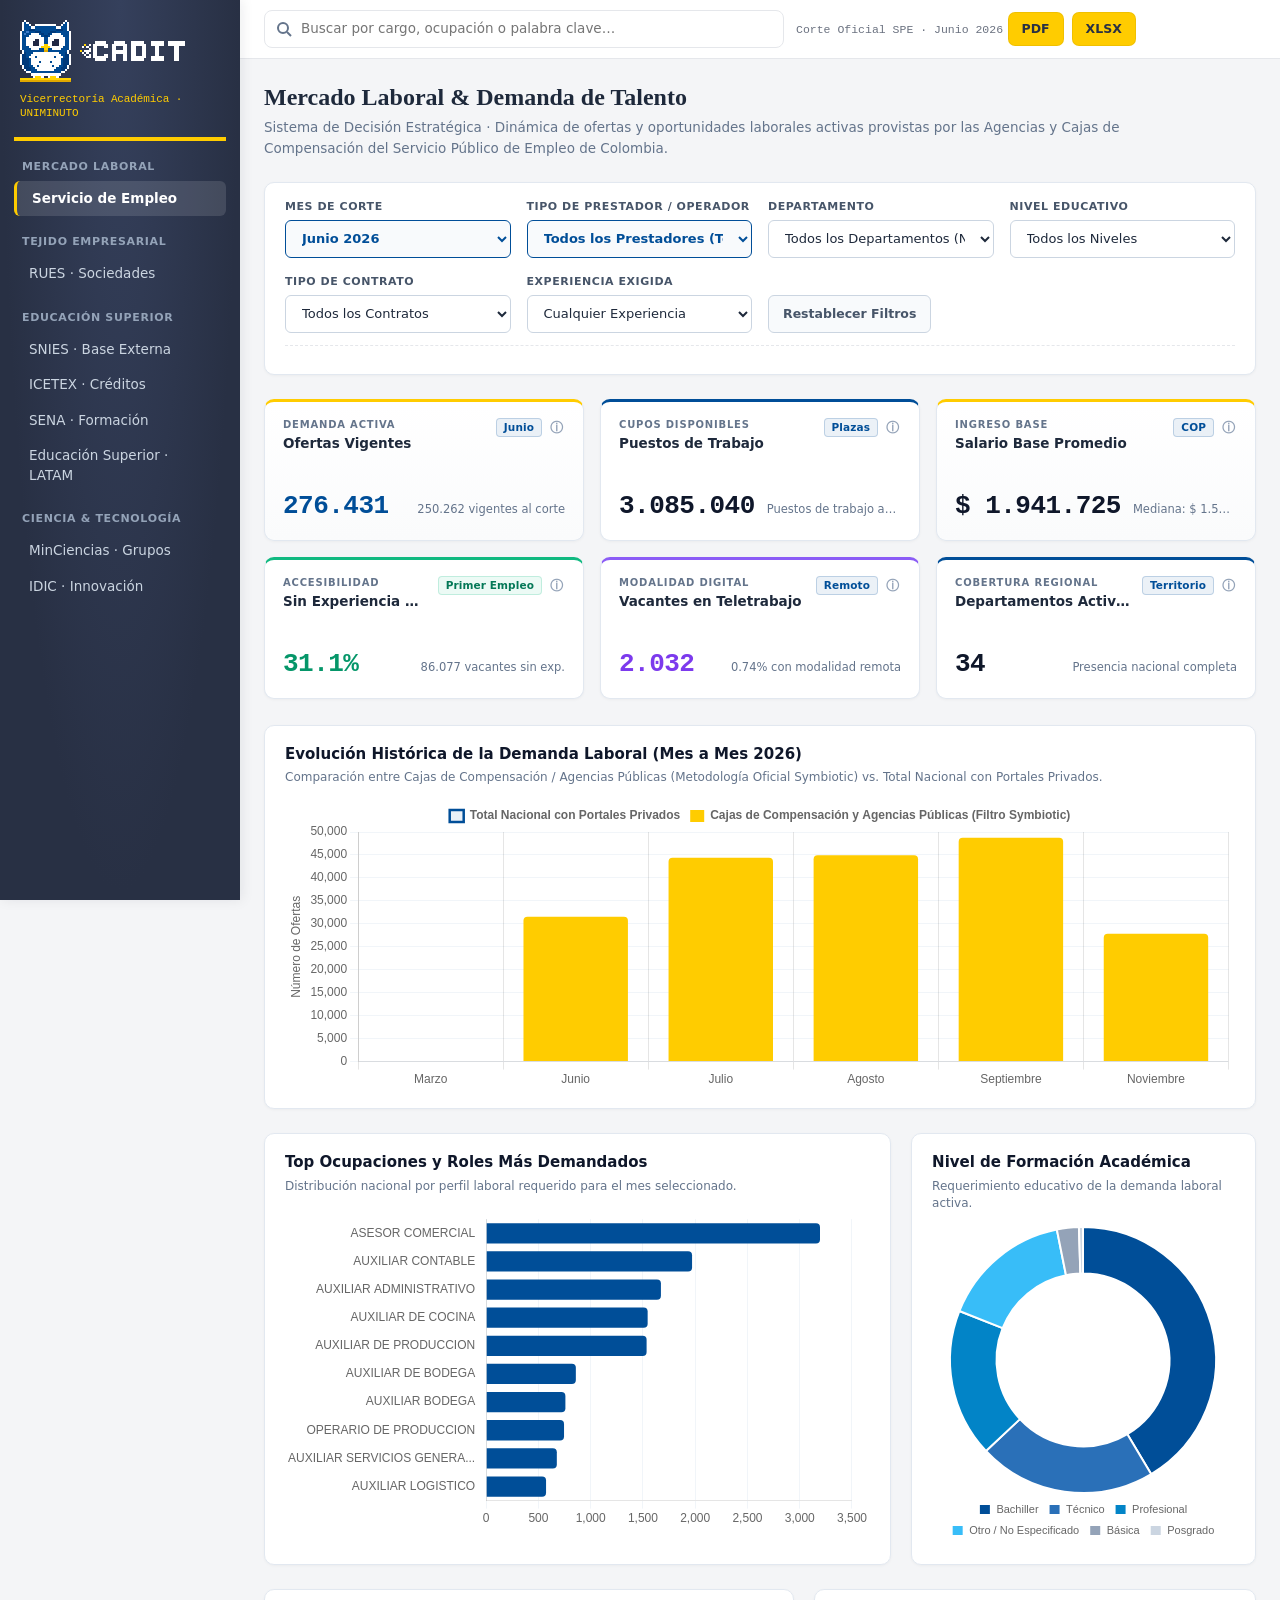
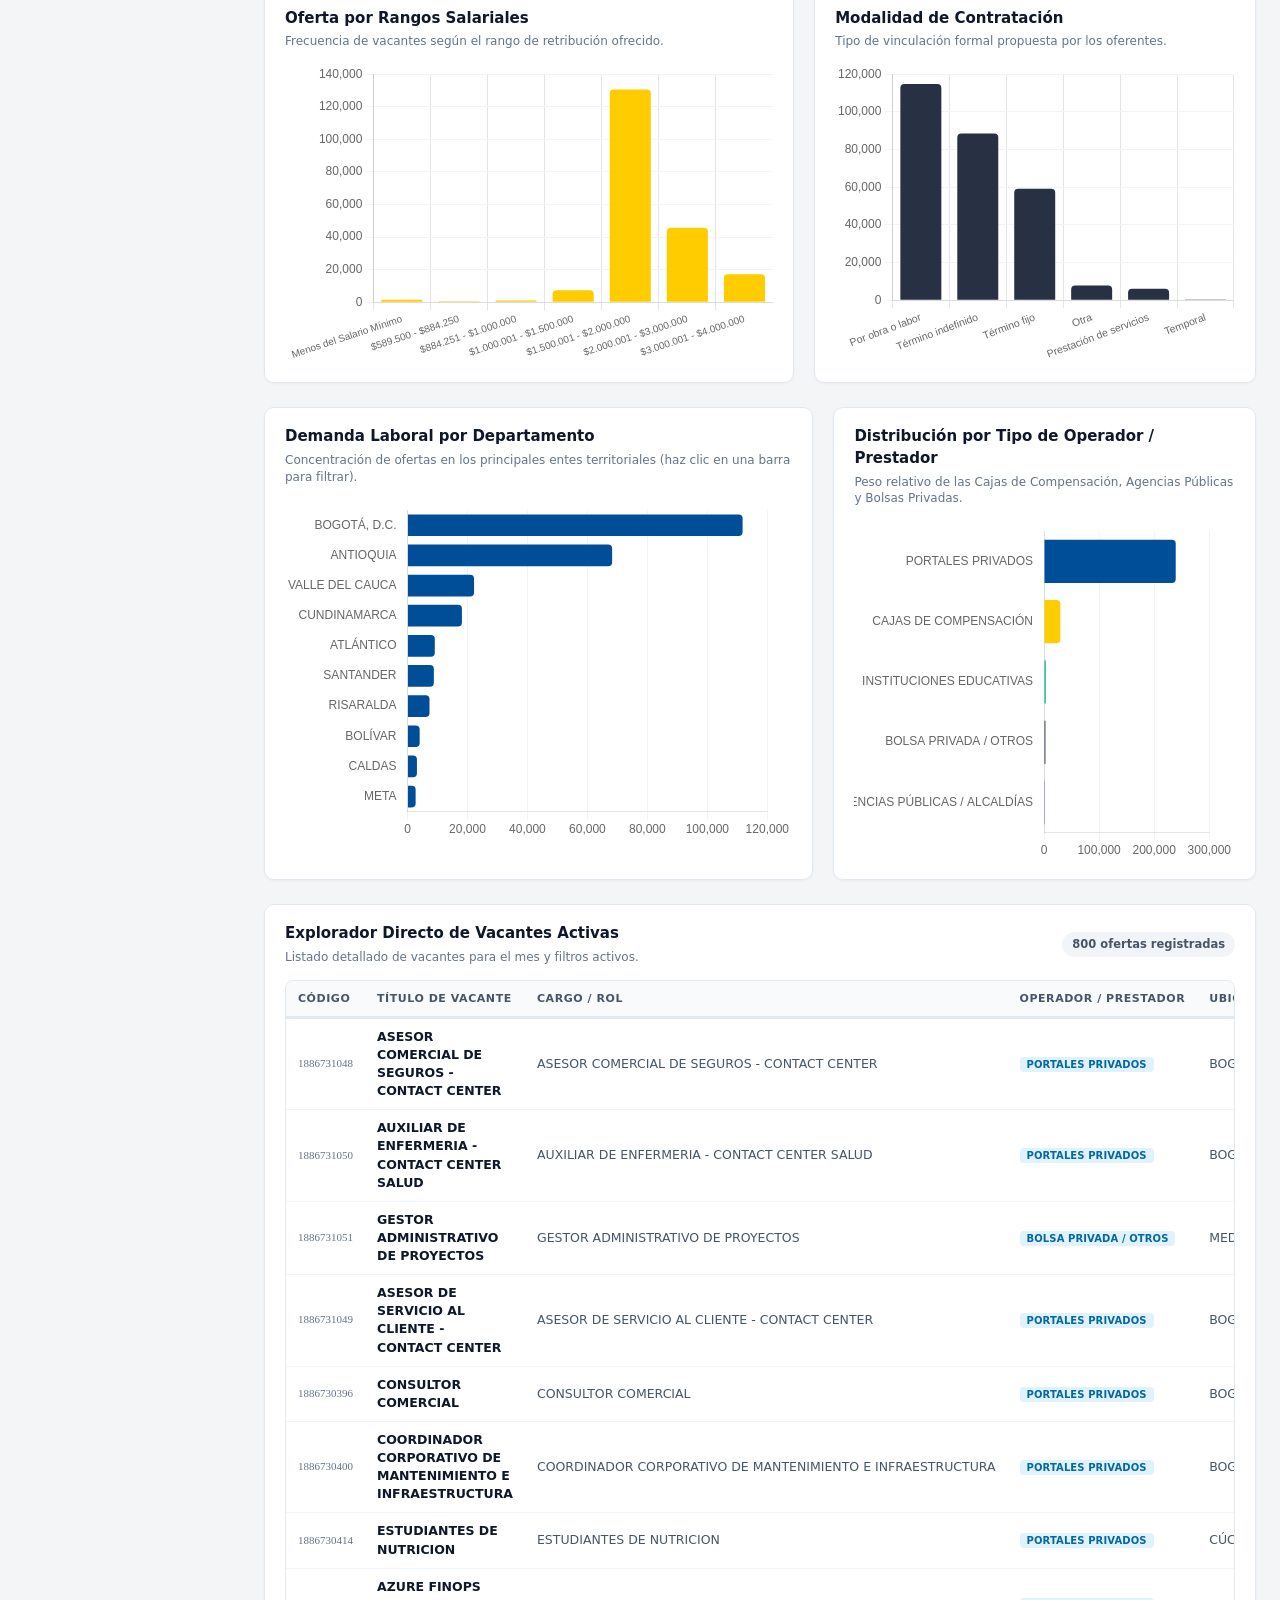
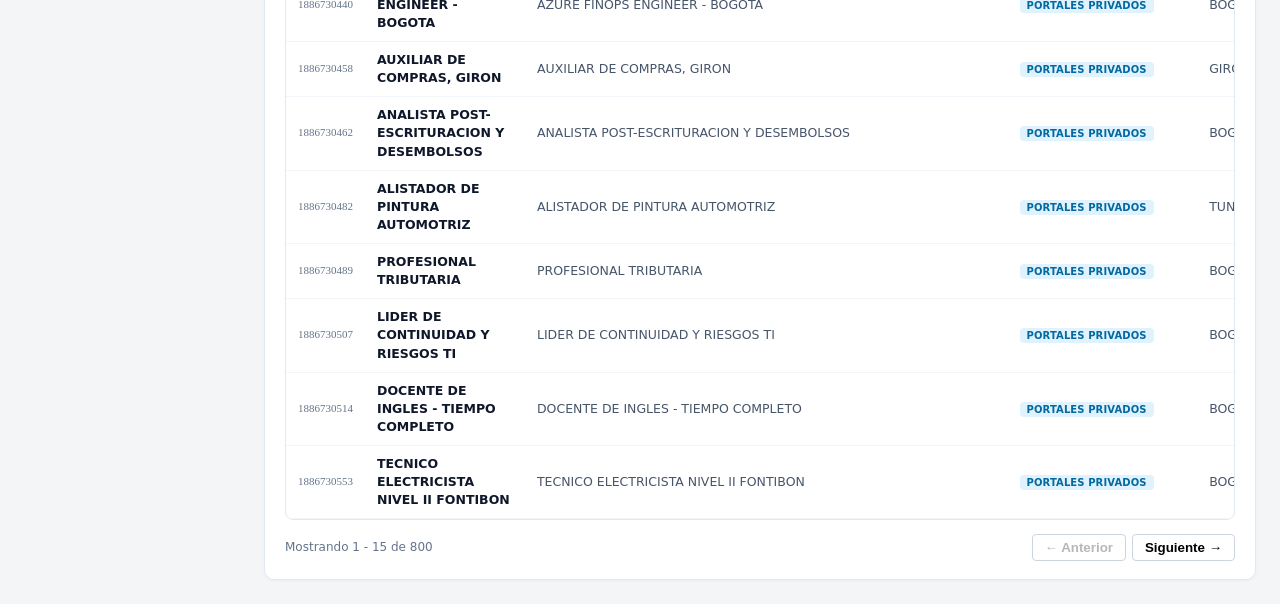
<file: servicioempleo.html>
<!DOCTYPE html>
<html lang="es">

<head>
  <meta charset="UTF-8">
  <meta name="viewport" content="width=device-width, initial-scale=1.0">
  <title>Servicio de Empleo · Demanda de Talento y Mercado Laboral — CADIT 2.0</title>
  <link rel="icon" href="manual%20de%20marca/files/02-Buho/CADIT-icono-cabeza.svg">
  <link rel="stylesheet" href="estilo-cadit.css">
  <script src="vendor/chart.umd.min.js"></script>
  <script src="vendor/echarts.min.js"></script>
  <script src="vendor/jspdf.umd.min.js"></script>
  <script src="vendor/xlsx.full.min.js"></script>
  <style>
    :root {
      --marino: #283044;
      --amarillo: #FFCC00;
      --azul: #004E98;
      --niebla: #F4F5F7;
      --texto: #374151;
      --azul-claro: #2A70B8;
      --azul-sombra: #1B3556;
      --ocre: #E6B800;
      --suave: #6B7280;
      --borde: #E5E7EB;
      --blanco: #FFFFFF;
    }

    .lateral {
      background: radial-gradient(ellipse at top, #35405c, #283044 70%) !important;
    }

    .lateral .marca {
      border-bottom: 4px solid #FFCC00 !important;
    }

    .lateral .contexto {
      color: #FFCC00 !important;
    }

    .lateral button.activa {
      border-left-color: #FFCC00 !important;
    }

    .acciones button {
      background: #FFCC00 !important;
      color: #283044 !important;
    }

    .acciones button:hover {
      background: #E6B800 !important;
    }

    /* ─── Contenedor de KPIs Ejecutivos (3x2 Desktop estándar CADIT) ─── */
    .kpis {
      display: grid;
      grid-template-columns: repeat(3, minmax(0, 1fr));
      gap: 16px;
      margin-bottom: 26px;
      align-items: stretch;
    }

    @media (max-width: 980px) {
      .kpis {
        grid-template-columns: repeat(2, minmax(0, 1fr));
        gap: 12px;
      }
    }

    @media (max-width: 540px) {
      .kpis {
        grid-template-columns: 1fr;
        gap: 10px;
      }
    }

    .kpi-card {
      min-width: 0;
      background: #FFFFFF;
      border: 1px solid #E2E8F0;
      border-radius: 10px;
      padding: 16px 18px;
      box-shadow: 0 1px 3px rgba(0, 0, 0, 0.04);
      display: flex;
      flex-direction: column;
      position: relative;
      transition: all .2s ease;
    }

    .kpi-card:hover {
      transform: translateY(-2px);
      box-shadow: 0 6px 16px rgba(0, 78, 152, 0.08);
      border-color: #CBD5E1;
    }

    .kpi-card.kpi-hero {
      border-top: 3.5px solid #FFCC00;
      background: linear-gradient(180deg, #FFFFFF 0%, #FAFBFC 100%);
    }

    .kpi-card.kpi-azul {
      border-top: 3.5px solid #004E98;
    }

    .kpi-card.kpi-verde {
      border-top: 3.5px solid #10B981;
    }

    .kpi-card.kpi-morado {
      border-top: 3.5px solid #8B5CF6;
    }

    .kpi-card-header {
      display: flex;
      justify-content: space-between;
      align-items: flex-start;
      gap: 10px;
      margin-bottom: 6px;
    }

    .kpi-card-meta {
      display: flex;
      flex-direction: column;
      gap: 2px;
      min-width: 0;
      flex: 1;
    }

    .kpi-card-kicker {
      font-size: 10px;
      font-weight: 700;
      text-transform: uppercase;
      letter-spacing: .08em;
      color: #64748B;
    }

    .kpi-card-title {
      font-size: 13.5px;
      font-weight: 600;
      color: #1E293B;
      margin: 0;
      line-height: 1.35;
    }

    .kpi-card-aside {
      display: flex;
      align-items: center;
      gap: 6px;
      flex-shrink: 0;
      position: relative;
    }

    .kpi-badge {
      font-size: 10.5px;
      font-weight: 600;
      padding: 2px 7px;
      border-radius: 4px;
      white-space: nowrap;
      line-height: 1.3;
    }

    .badge-primary {
      background: rgba(0, 78, 152, 0.08);
      color: #004E98;
    }

    .badge-success {
      background: rgba(16, 185, 129, 0.1);
      color: #059669;
    }

    .kpi-info-btn {
      background: transparent;
      border: none;
      color: #94A3B8;
      font-size: 13px;
      font-weight: 700;
      padding: 2px;
      cursor: pointer;
      border-radius: 50%;
      display: inline-flex;
      align-items: center;
      justify-content: center;
      transition: color .15s ease, transform .15s ease;
    }

    .kpi-info-btn:hover {
      color: #004E98;
      transform: scale(1.15);
    }

    .popup-info-kpi {
      display: none;
      position: absolute;
      top: calc(100% + 6px);
      right: 0;
      width: 250px;
      background: #FFFFFF;
      border: 1px solid #CBD5E1;
      border-radius: 8px;
      padding: 12px 14px;
      box-shadow: 0 10px 25px -5px rgba(0, 0, 0, 0.15);
      z-index: 50;
      text-align: left;
      font-size: 11.5px;
      line-height: 1.4;
      color: #334155;
      pointer-events: none;
    }

    .kpi-card-aside:hover .popup-info-kpi {
      display: block;
    }

    .kpi-card-body {
      margin-top: 4px;
    }

    .kpi-card-num-row {
      display: flex;
      align-items: baseline;
      gap: 6px;
      flex-wrap: wrap;
    }

    .kpi-card-value {
      font-size: 26px;
      font-weight: 800;
      color: #0F172A;
      font-family: "IBM Plex Mono", Consolas, monospace;
      font-variant-numeric: tabular-nums;
      line-height: 1.15;
      letter-spacing: -0.02em;
    }

    .kpi-card-value.acento-azul {
      color: #004E98;
    }

    .kpi-card-sub {
      font-size: 11.5px;
      color: #64748B;
      margin-top: 6px;
      line-height: 1.35;
    }

    /* ─── Ficha de Síntesis Territorial ─── */
    .ficha-territorial-activa {
      background: #FFFFFF;
      border: 1px solid #CBD5E1;
      border-top: 3.5px solid #004E98;
      border-radius: 12px;
      padding: 18px 22px;
      margin-bottom: 24px;
      box-shadow: 0 4px 6px -1px rgba(0, 0, 0, 0.04), 0 16px 36px -4px rgba(0, 78, 152, 0.12);
      color: #0F172A;
      position: relative;
    }

    .ficha-territorial-cab {
      display: flex;
      justify-content: space-between;
      align-items: center;
      flex-wrap: wrap;
      gap: 12px;
      padding-bottom: 12px;
      margin-bottom: 14px;
      border-bottom: 1px solid #E2E8F0;
    }

    .ficha-territorial-info {
      display: flex;
      align-items: center;
      gap: 10px;
      flex-wrap: wrap;
    }

    .ficha-tag {
      font-size: 10px;
      font-weight: 700;
      text-transform: uppercase;
      letter-spacing: .08em;
      color: #004E98;
      background: rgba(0, 78, 152, 0.08);
      padding: 2px 8px;
      border-radius: 4px;
    }

    .ficha-nombre {
      font-size: 18px;
      font-weight: 800;
      color: #0F172A;
      margin: 0;
    }

    .ficha-ranking-badge {
      font-size: 11px;
      font-weight: 700;
      background: #FEF3C7;
      color: #B45309;
      border: 1px solid #FDE68A;
      padding: 2px 8px;
      border-radius: 12px;
    }

    .btn-quitar-ficha {
      background: #F1F5F9;
      border: 1px solid #CBD5E1;
      color: #475569;
      padding: 5px 12px;
      border-radius: 6px;
      font-size: 12px;
      font-weight: 600;
      cursor: pointer;
      transition: all .15s ease;
    }

    .btn-quitar-ficha:hover {
      background: #E2E8F0;
      color: #0F172A;
    }

    .ficha-metricas-grid {
      display: grid;
      grid-template-columns: repeat(6, 1fr);
      gap: 12px;
    }

    @media (max-width: 1100px) {
      .ficha-metricas-grid {
        grid-template-columns: repeat(3, 1fr);
      }
    }

    @media (max-width: 600px) {
      .ficha-metricas-grid {
        grid-template-columns: 1fr;
      }
    }

    .ficha-metrica-card {
      background: #F8FAFC;
      border: 1px solid #E2E8F0;
      border-radius: 8px;
      padding: 12px 14px;
      display: flex;
      flex-direction: column;
      transition: all .2s ease;
    }

    .ficha-metrica-card:hover {
      border-color: #004E98;
      background: #FFFFFF;
      box-shadow: 0 4px 12px rgba(0, 78, 152, 0.08);
      transform: translateY(-2px);
    }

    .ficha-metrica-card.ficha-destacada {
      background: rgba(0, 78, 152, 0.04);
      border-color: rgba(0, 78, 152, 0.25);
    }

    .ficha-metrica-label {
      font-size: 10px;
      font-weight: 700;
      text-transform: uppercase;
      letter-spacing: .06em;
      color: #64748B;
      margin-bottom: 4px;
    }

    .ficha-metrica-val {
      font-size: 20px;
      font-weight: 800;
      color: #0F172A;
      font-family: "IBM Plex Mono", Consolas, monospace;
      line-height: 1.15;
    }

    .ficha-metrica-val.acento {
      color: #004E98;
    }

    .ficha-metrica-sub {
      font-size: 11px;
      color: #64748B;
      margin-top: 4px;
    }

    /* ─── Paneles de Gráficos ─── */
    .panel {
      background: #FFFFFF;
      border: 1px solid #E2E8F0;
      border-radius: 10px;
      padding: 18px 20px;
      box-shadow: 0 1px 3px rgba(0, 0, 0, 0.04);
    }

    .panel-cab {
      margin-bottom: 14px;
    }

    .panel-cab h2 {
      font-size: 15px;
      font-weight: 700;
      color: #0F172A;
      margin: 0 0 4px 0;
    }

    .panel-cab p.sub {
      font-size: 12px;
      color: #64748B;
      margin: 0;
    }

    /* ─── Área de Filtros ─── */
    .area-filtros {
      background: #FFFFFF;
      border: 1px solid #E2E8F0;
      border-radius: 10px;
      padding: 16px 20px;
      margin-bottom: 24px;
      box-shadow: 0 1px 3px rgba(0, 0, 0, 0.04);
    }

    .filtros-grid {
      display: grid;
      grid-template-columns: repeat(auto-fit, minmax(180px, 1fr));
      gap: 16px;
      align-items: flex-end;
    }

    .filtro-campo {
      display: flex;
      flex-direction: column;
      gap: 5px;
    }

    .filtro-campo label {
      font-size: 11px;
      font-weight: 700;
      text-transform: uppercase;
      letter-spacing: .05em;
      color: #475569;
    }

    .filtro-campo select {
      height: 38px;
      padding: 0 12px;
      border: 1px solid #CBD5E1;
      border-radius: 6px;
      background: #FFFFFF;
      font-size: 13px;
      color: #1E293B;
      outline: none;
      transition: border-color .15s ease;
    }

    .filtro-campo select:focus {
      border-color: #004E98;
      box-shadow: 0 0 0 3px rgba(0, 78, 152, 0.12);
    }

    .filtro-campo.destacado select {
      border-color: #004E98;
      background: #F8FAFC;
      font-weight: 600;
      color: #004E98;
    }

    .btn-limpiar {
      height: 38px;
      padding: 0 14px;
      border: 1px solid #CBD5E1;
      background: #F8FAFC;
      color: #475569;
      border-radius: 6px;
      font-size: 12.5px;
      font-weight: 600;
      cursor: pointer;
      transition: all .15s ease;
      white-space: nowrap;
    }

    .btn-limpiar:hover {
      background: #F1F5F9;
      color: #0F172A;
      border-color: #94A3B8;
    }

    /* ─── Chips de Filtro ─── */
    .chips-barra {
      display: flex;
      flex-wrap: wrap;
      gap: 8px;
      align-items: center;
      margin-top: 12px;
      padding-top: 12px;
      border-top: 1px dashed #E5E7EB;
    }

    .chip-filtro {
      display: inline-flex;
      align-items: center;
      gap: 6px;
      background: #EFF6FF;
      border: 1px solid #BFDBFE;
      color: #1E40AF;
      font-size: 11.5px;
      font-weight: 600;
      padding: 3px 8px;
      border-radius: 999px;
    }

    .chip-filtro button {
      background: none;
      border: none;
      color: #1E40AF;
      cursor: pointer;
      font-size: 13px;
      padding: 0;
      line-height: 1;
    }

    /* ─── Tabla Departamental y de Vacantes ─── */
    .tabla-container {
      overflow-x: auto;
      border: 1px solid #E2E8F0;
      border-radius: 8px;
    }

    .tabla-cadit {
      width: 100%;
      border-collapse: collapse;
      font-size: 12.5px;
      text-align: left;
    }

    .tabla-cadit th {
      background: #F8FAFC;
      color: #475569;
      font-weight: 700;
      text-transform: uppercase;
      letter-spacing: .05em;
      padding: 10px 12px;
      border-bottom: 2px solid #E2E8F0;
      font-size: 11px;
      white-space: nowrap;
    }

    .tabla-cadit td {
      padding: 9px 12px;
      border-bottom: 1px solid #F1F5F9;
      color: #1E293B;
      white-space: nowrap;
    }

    .tabla-cadit tr:hover td {
      background: #F8FAFC;
    }

    .link-oferta {
      color: #004E98;
      text-decoration: none;
      font-weight: 600;
    }

    .link-oferta:hover {
      text-decoration: underline;
    }
  </style>
</head>

<body>

  <!-- Navegación lateral institucional -->
  <aside class="lateral">
    <div class="marca">
      <div class="marca-info">
        <img src="manual%20de%20marca/files/01-Logo/CADIT-logo-horizontal-negativo.svg" alt="CADIT">
        <p class="contexto">Vicerrectoría Académica · UNIMINUTO</p>
      </div>
      <button type="button" class="btn-menu-movil" id="btn-menu-movil" aria-label="Abrir menú" aria-expanded="false">
        <svg class="icono-hamburguesa" width="18" height="18" viewBox="0 0 24 24" fill="none" stroke="currentColor"
          stroke-width="2.2" stroke-linecap="round">
          <line x1="3" y1="6" x2="21" y2="6"></line>
          <line x1="3" y1="12" x2="21" y2="12"></line>
          <line x1="3" y1="18" x2="21" y2="18"></line>
        </svg>
        <svg class="icono-cerrar" width="18" height="18" viewBox="0 0 24 24" fill="none" stroke="currentColor"
          stroke-width="2.2" stroke-linecap="round" style="display:none">
          <line x1="18" y1="6" x2="6" y2="18"></line>
          <line x1="6" y1="6" x2="18" y2="18"></line>
        </svg>
        <span>Menú</span>
      </button>
    </div>
    <nav id="menu" aria-label="Secciones del tablero">
      <h3>MERCADO LABORAL</h3>
      <button class="activa" onclick="window.scrollTo({top: 0, behavior: 'smooth'})">Servicio de Empleo</button>
      <h3>TEJIDO EMPRESARIAL</h3>
      <button data-href="rues.html">RUES · Sociedades</button>
      <h3>EDUCACIÓN SUPERIOR</h3>
      <button data-href="index.html">SNIES · Base Externa</button>
      <button data-href="icetex.html">ICETEX · Créditos</button>
      <button data-href="sena.html">SENA · Formación</button>
      <button data-href="latam.html">Educación Superior · LATAM</button>
      <h3>CIENCIA & TECNOLOGÍA</h3>
      <button data-href="minciencias.html">MinCiencias · Grupos</button>
      <button data-href="idic.html">IDIC · Innovación</button>
    </nav>
  </aside>

  <!-- Contenedor principal -->
  <div class="contenido">
    <!-- Barra superior institucional -->
    <div class="barra">
      <div class="buscar">
        <input id="buscar" type="search" placeholder="Buscar por cargo, ocupación o palabra clave…"
          autocomplete="off" aria-label="Buscar vacantes">
      </div>
      <div class="barra-subfila">
        <span class="corte" id="corte">Corte Oficial Servicio de Empleo · Año 2026</span>
        <div class="acciones">
          <button id="btnExportarPDF" type="button">PDF</button>
          <button id="btnExportarExcel" type="button">XLSX</button>
        </div>
      </div>
    </div>

    <main class="principal" style="padding: 24px;">
      <header class="encabezado" style="margin-bottom: 24px;">
        <h1 style="font-size: 24px; font-weight: 800; color: #1E293B; margin: 0 0 6px 0;">Mercado Laboral & Demanda de Talento</h1>
        <p class="sub" style="font-size: 13.5px; color: #64748B; margin: 0;">
          Sistema de Decisión Estratégica · Dinámica de ofertas y oportunidades laborales activas provistas por las Agencias y Cajas de Compensación del Servicio Público de Empleo de Colombia.
        </p>
      </header>

      <!-- Bloque de Filtros -->
      <section class="area-filtros">
        <div class="filtros-grid">
          <!-- Filtro Mes -->
          <div class="filtro-campo destacado">
            <label for="f-mes">Mes de Corte</label>
            <select id="f-mes">
              <!-- Se puebla dinámicamente -->
            </select>
          </div>
          <!-- Filtro Tipo de Prestador (Metodología Symbiotic vs General) -->
          <div class="filtro-campo destacado">
            <label for="f-tipo-prestador">Tipo de Prestador / Operador</label>
            <select id="f-tipo-prestador">
              <!-- Se puebla dinámicamente -->
            </select>
          </div>
          <!-- Filtro Departamento -->
          <div class="filtro-campo">
            <label for="f-departamento">Departamento</label>
            <select id="f-departamento">
              <option value="">Todos los Departamentos (Nacional)</option>
            </select>
          </div>
          <!-- Filtro Nivel Educativo -->
          <div class="filtro-campo">
            <label for="f-educacion">Nivel Educativo</label>
            <select id="f-educacion">
              <option value="">Todos los Niveles</option>
            </select>
          </div>
          <!-- Filtro Contrato -->
          <div class="filtro-campo">
            <label for="f-contrato">Tipo de Contrato</label>
            <select id="f-contrato">
              <option value="">Todos los Contratos</option>
            </select>
          </div>
          <!-- Filtro Experiencia -->
          <div class="filtro-campo">
            <label for="f-experiencia">Experiencia Exigida</label>
            <select id="f-experiencia">
              <option value="">Cualquier Experiencia</option>
              <option value="0">Sin Experiencia (0 meses)</option>
              <option value="12">Hasta 1 año (≤ 12 meses)</option>
              <option value="24">Hasta 2 años (≤ 24 meses)</option>
            </select>
          </div>
          <div>
            <button type="button" class="btn-limpiar" id="btn-limpiar">Restablecer Filtros</button>
          </div>
        </div>
        <div class="chips-barra" id="chips-barra"></div>
      </section>

      <!-- Fila de 6 KPIs Ejecutivos (3x2 Desktop estándar CADIT) -->
      <section class="kpis" id="kpis">
        <!-- KPI 1 -->
        <article class="kpi-card kpi-hero">
          <div class="kpi-card-header">
            <div class="kpi-card-meta">
              <span class="kpi-card-kicker">DEMANDA ACTIVA</span>
              <h3 class="kpi-card-title">Ofertas Vigentes</h3>
            </div>
            <div class="kpi-card-aside">
              <span class="kpi-badge badge-primary" id="kpiBadgeMes">Mes</span>
              <button class="kpi-info-btn">ⓘ</button>
              <div class="popup-info-kpi">Número total de ofertas laborales registradas y activas en el SPE para el mes y filtros seleccionados.</div>
            </div>
          </div>
          <div class="kpi-card-body">
            <div class="kpi-card-num-row">
              <span class="kpi-card-value acento-azul" id="kpiOfertas">0</span>
            </div>
            <div class="kpi-card-sub" id="kpiOfertasSub">Ofertas vigentes del periodo</div>
          </div>
        </article>

        <!-- KPI 2 -->
        <article class="kpi-card kpi-azul">
          <div class="kpi-card-header">
            <div class="kpi-card-meta">
              <span class="kpi-card-kicker">CUPOS DISPONIBLES</span>
              <h3 class="kpi-card-title">Puestos de Trabajo</h3>
            </div>
            <div class="kpi-card-aside">
              <span class="kpi-badge badge-primary">Plazas</span>
              <button class="kpi-info-btn">ⓘ</button>
              <div class="popup-info-kpi">Cantidad total de vacantes o puestos requeridos a cubrir en las ofertas.</div>
            </div>
          </div>
          <div class="kpi-card-body">
            <div class="kpi-card-num-row">
              <span class="kpi-card-value" id="kpiPuestos">0</span>
            </div>
            <div class="kpi-card-sub">Puestos de trabajo abiertos</div>
          </div>
        </article>

        <!-- KPI 3 -->
        <article class="kpi-card kpi-hero">
          <div class="kpi-card-header">
            <div class="kpi-card-meta">
              <span class="kpi-card-kicker">INGRESO BASE</span>
              <h3 class="kpi-card-title">Salario Base Promedio</h3>
            </div>
            <div class="kpi-card-aside">
              <span class="kpi-badge badge-primary">COP</span>
              <button class="kpi-info-btn">ⓘ</button>
              <div class="popup-info-kpi">Promedio ponderado de salarios base con asignación salarial explícita.</div>
            </div>
          </div>
          <div class="kpi-card-body">
            <div class="kpi-card-num-row">
              <span class="kpi-card-value" id="kpiSalario">$0</span>
            </div>
            <div class="kpi-card-sub" id="kpiSalarioSub">Mediana: $0</div>
          </div>
        </article>

        <!-- KPI 4 -->
        <article class="kpi-card kpi-verde">
          <div class="kpi-card-header">
            <div class="kpi-card-meta">
              <span class="kpi-card-kicker">ACCESIBILIDAD</span>
              <h3 class="kpi-card-title">Sin Experiencia Previa</h3>
            </div>
            <div class="kpi-card-aside">
              <span class="kpi-badge badge-success">Primer Empleo</span>
              <button class="kpi-info-btn">ⓘ</button>
              <div class="popup-info-kpi">Vacantes accesibles que no exigen experiencia laboral en el cargo.</div>
            </div>
          </div>
          <div class="kpi-card-body">
            <div class="kpi-card-num-row">
              <span class="kpi-card-value" id="kpiSinExp" style="color: #059669;">0%</span>
            </div>
            <div class="kpi-card-sub" id="kpiSinExpNum">0 ofertas sin experiencia</div>
          </div>
        </article>

        <!-- KPI 5 -->
        <article class="kpi-card kpi-morado">
          <div class="kpi-card-header">
            <div class="kpi-card-meta">
              <span class="kpi-card-kicker">MODALIDAD DIGITAL</span>
              <h3 class="kpi-card-title">Vacantes en Teletrabajo</h3>
            </div>
            <div class="kpi-card-aside">
              <span class="kpi-badge badge-primary">Remoto</span>
              <button class="kpi-info-btn">ⓘ</button>
              <div class="popup-info-kpi">Ofertas laborales con modalidad virtual o teletrabajo registrada.</div>
            </div>
          </div>
          <div class="kpi-card-body">
            <div class="kpi-card-num-row">
              <span class="kpi-card-value" id="kpiTeletrabajo" style="color: #7C3AED;">0</span>
            </div>
            <div class="kpi-card-sub" id="kpiTeletrabajoSub">0% del mercado laboral</div>
          </div>
        </article>

        <!-- KPI 6 -->
        <article class="kpi-card kpi-azul">
          <div class="kpi-card-header">
            <div class="kpi-card-meta">
              <span class="kpi-card-kicker">COBERTURA REGIONAL</span>
              <h3 class="kpi-card-title">Departamentos Activos</h3>
            </div>
            <div class="kpi-card-aside">
              <span class="kpi-badge badge-primary">Territorio</span>
              <button class="kpi-info-btn">ⓘ</button>
              <div class="popup-info-kpi">Total de departamentos con presencia de ofertas vigentes en Colombia.</div>
            </div>
          </div>
          <div class="kpi-card-body">
            <div class="kpi-card-num-row">
              <span class="kpi-card-value" id="kpiDeptos">34</span>
            </div>
            <div class="kpi-card-sub">Presencia nacional completa</div>
          </div>
        </article>
      </section>

      <!-- Ficha de Síntesis Territorial cuando se selecciona un departamento (Estándar CADIT) -->
      <div class="ficha-territorial-activa" id="ficha-territorial-activa" hidden>
        <div class="ficha-territorial-cab">
          <div class="ficha-territorial-info">
            <span class="ficha-tag">Territorio seleccionado</span>
            <h3 id="ficha-dpto-nombre" class="ficha-nombre">—</h3>
            <span class="ficha-ranking-badge" id="ficha-dpto-ranking">Puesto #— a nivel nacional</span>
          </div>
          <button type="button" id="btn-cerrar-ficha-dpto" class="btn-quitar-ficha">
            Restablecer vista nacional ×
          </button>
        </div>
        <div class="ficha-metricas-grid">
          <div class="ficha-metrica-card ficha-destacada">
            <span class="ficha-metrica-label">Ofertas en territorio</span>
            <div class="ficha-metrica-val acento" id="ficha-ofertas">0</div>
            <span class="ficha-metrica-sub" id="ficha-participacion">0% del total país</span>
          </div>
          <div class="ficha-metrica-card">
            <span class="ficha-metrica-label">Puestos requeridos</span>
            <div class="ficha-metrica-val" id="ficha-puestos">0</div>
            <span class="ficha-metrica-sub">Plazas a contratar</span>
          </div>
          <div class="ficha-metrica-card">
            <span class="ficha-metrica-label">Salario promedio</span>
            <div class="ficha-metrica-val" id="ficha-salario">$0</div>
            <span class="ficha-metrica-sub">Ingreso medio departamental</span>
          </div>
          <div class="ficha-metrica-card">
            <span class="ficha-metrica-label">Sin experiencia</span>
            <div class="ficha-metrica-val" id="ficha-sin-exp" style="color: #059669;">0%</div>
            <span class="ficha-metrica-sub" id="ficha-sin-exp-sub">0 vacantes</span>
          </div>
          <div class="ficha-metrica-card">
            <span class="ficha-metrica-label">Teletrabajo</span>
            <div class="ficha-metrica-val" id="ficha-teletrabajo" style="color: #7C3AED;">0</div>
            <span class="ficha-metrica-sub">Oportunidades remotas</span>
          </div>
          <div class="ficha-metrica-card">
            <span class="ficha-metrica-label">Cargo más demandado</span>
            <div class="ficha-metrica-val" id="ficha-cargo" style="font-size: 14px; line-height: 1.3; font-weight: 700;">—</div>
            <span class="ficha-metrica-sub">Mayor requerimiento local</span>
          </div>
        </div>
      </div>

      <!-- Evolución Temporal Histórica Mes a Mes -->
      <div class="panel" style="margin-bottom: 24px;">
        <div class="panel-cab">
          <h2>Evolución Histórica de la Demanda Laboral (Mes a Mes 2026)</h2>
          <p class="sub">Comparación entre Cajas de Compensación / Agencias Públicas (Metodología Oficial Symbiotic) vs. Total Nacional con Portales Privados.</p>
        </div>
        <div style="height: 290px;">
          <canvas id="chartEvolucionMensual"></canvas>
        </div>
      </div>

      <!-- Parrilla de Paneles de Visualización -->
      <div style="display: grid; grid-template-columns: 2fr 1.1fr; gap: 20px; margin-bottom: 24px;">
        <!-- Top Cargos -->
        <div class="panel">
          <div class="panel-cab">
            <h2>Top Ocupaciones y Roles Más Demandados</h2>
            <p class="sub">Distribución nacional por perfil laboral requerido para el mes seleccionado.</p>
          </div>
          <div style="height: 320px;">
            <canvas id="chartTopCargos"></canvas>
          </div>
        </div>

        <!-- Distribución Nivel de Formación -->
        <div class="panel">
          <div class="panel-cab">
            <h2>Nivel de Formación Académica</h2>
            <p class="sub">Requerimiento educativo de la demanda laboral activa.</p>
          </div>
          <div style="height: 320px;">
            <canvas id="chartNivelEstudios"></canvas>
          </div>
        </div>
      </div>

      <div style="display: grid; grid-template-columns: 1.2fr 1fr; gap: 20px; margin-bottom: 24px;">
        <!-- Rangos Salariales -->
        <div class="panel">
          <div class="panel-cab">
            <h2>Oferta por Rangos Salariales</h2>
            <p class="sub">Frecuencia de vacantes según el rango de retribución ofrecido.</p>
          </div>
          <div style="height: 300px;">
            <canvas id="chartRangosSalariales"></canvas>
          </div>
        </div>

        <!-- Tipos de Contrato -->
        <div class="panel">
          <div class="panel-cab">
            <h2>Modalidad de Contratación</h2>
            <p class="sub">Tipo de vinculación formal propuesta por los oferentes.</p>
          </div>
          <div style="height: 300px;">
            <canvas id="chartTiposContrato"></canvas>
          </div>
        </div>
      </div>

      <!-- Departamentos y Prestadores -->
      <div style="display: grid; grid-template-columns: 1.3fr 1fr; gap: 20px; margin-bottom: 24px;">
        <!-- Distribución Territorial -->
        <div class="panel">
          <div class="panel-cab">
            <h2>Demanda Laboral por Departamento</h2>
            <p class="sub">Concentración de ofertas en los principales entes territoriales (haz clic en una barra para filtrar).</p>
          </div>
          <div style="height: 340px;">
            <canvas id="chartDeptos"></canvas>
          </div>
        </div>

        <!-- Tipo de Prestadores (Distribución) -->
        <div class="panel">
          <div class="panel-cab">
            <h2>Distribución por Tipo de Operador / Prestador</h2>
            <p class="sub">Peso relativo de las Cajas de Compensación, Agencias Públicas y Bolsas Privadas.</p>
          </div>
          <div style="height: 340px;">
            <canvas id="chartPrestadores"></canvas>
          </div>
        </div>
      </div>

      <!-- Tabla Explorador de Vacantes Oficial -->
      <div class="panel">
        <div class="panel-cab" style="display: flex; justify-content: space-between; align-items: center; flex-wrap: wrap; gap: 10px;">
          <div>
            <h2>Explorador Directo de Vacantes Activas</h2>
            <p class="sub">Listado detallado de vacantes para el mes y filtros activos.</p>
          </div>
          <span id="txtTotalMuestra" style="font-size: 11.5px; font-weight: 700; background: #F1F5F9; color: #475569; padding: 4px 10px; border-radius: 20px;">
            Cargando registros...
          </span>
        </div>

        <div class="tabla-container">
          <table class="tabla-cadit">
            <thead>
              <tr>
                <th>Código</th>
                <th>Título de Vacante</th>
                <th>Cargo / Rol</th>
                <th>Operador / Prestador</th>
                <th>Ubicación</th>
                <th>Formación</th>
                <th>Salario</th>
                <th>Experiencia</th>
                <th>Puestos</th>
                <th style="text-align: center;">Enlace</th>
              </tr>
            </thead>
            <tbody id="cuerpoTablaOfertas">
              <tr>
                <td colspan="10" style="text-align: center; padding: 25px; color: #94A3B8;">Cargando ofertas...</td>
              </tr>
            </tbody>
          </table>
        </div>

        <!-- Paginador -->
        <div style="display: flex; justify-content: space-between; align-items: center; margin-top: 14px; font-size: 12px; color: #64748B;">
          <span id="txtInfoPaginacion">Mostrando registros</span>
          <div style="display: flex; gap: 6px;">
            <button id="btnPrevPage" style="padding: 5px 12px; border: 1px solid #CBD5E1; background: #FFF; border-radius: 4px; cursor: pointer; font-weight: 600;">← Anterior</button>
            <button id="btnNextPage" style="padding: 5px 12px; border: 1px solid #CBD5E1; background: #FFF; border-radius: 4px; cursor: pointer; font-weight: 600;">Siguiente →</button>
          </div>
        </div>
      </div>

    </main>
  </div>

  <script>
    let datasetRaiz = null;
    let datosMesActual = null;
    let mesSeleccionadoClave = null;
    let ofertasFiltradas = [];
    let paginaActual = 1;
    const FILAS_POR_PAGINA = 15;

    let chartCargos = null;
    let chartEducacion = null;
    let chartSalarios = null;
    let chartContratos = null;
    let chartDepartamentos = null;
    let chartPrestadoresInst = null;
    let chartEvolucion = null;

    const formatoCOP = new Intl.NumberFormat('es-CO', {
      style: 'currency',
      currency: 'COP',
      maximumFractionDigits: 0
    });

    const formatoNumero = new Intl.NumberFormat('es-CO');

    async function inicializarTablero() {
      try {
        const resp = await fetch('datos/servicioempleo_datos.json');
        if (!resp.ok) throw new Error("No se pudo cargar el archivo de datos multimes.");
        datasetRaiz = await resp.json();

        poblarSelectorMeses(datasetRaiz.meses_disponibles, datasetRaiz.mes_default);
        poblarSelectorTiposPrestador(datasetRaiz.tipos_prestador_filtro);
        crearGraficoEvolucion(datasetRaiz.historico_serie);

        // Cargar mes inicial
        cargarMes(datasetRaiz.mes_default);
        configurarNavegacionLateral();
      } catch (err) {
        console.error("Error al inicializar tablero:", err);
      }
    }

    function poblarSelectorMeses(meses, defMes) {
      const selMes = document.getElementById('f-mes');
      selMes.innerHTML = '';
      meses.forEach(m => {
        const opt = document.createElement('option');
        opt.value = m.clave;
        opt.innerText = m.nombre;
        if (m.clave === defMes) opt.selected = true;
        selMes.appendChild(opt);
      });

      selMes.addEventListener('change', () => {
        cargarMes(selMes.value);
      });
    }

    function poblarSelectorTiposPrestador(tipos) {
      const selTipo = document.getElementById('f-tipo-prestador');
      selTipo.innerHTML = '';
      tipos.forEach(t => {
        const opt = document.createElement('option');
        opt.value = t.clave;
        opt.innerText = t.nombre;
        selTipo.appendChild(opt);
      });

      selTipo.addEventListener('change', aplicarFiltros);
    }

    function cargarMes(claveMes) {
      mesSeleccionadoClave = claveMes;
      datosMesActual = datasetRaiz.datos_por_mes[claveMes];

      renderizarKPIs(datosMesActual.kpis);
      poblarFiltrosDinamicos(datosMesActual);
      actualizarGraficos(datosMesActual);

      // Reiniciar filtros secundarios
      document.getElementById('f-tipo-prestador').value = 'TODOS';
      document.getElementById('f-departamento').value = '';
      document.getElementById('f-educacion').value = '';
      document.getElementById('f-contrato').value = '';
      document.getElementById('f-experiencia').value = '';
      document.getElementById('buscar').value = '';
      actualizarFichaTerritorial('');

      ofertasFiltradas = datosMesActual.muestra_ofertas;
      paginaActual = 1;
      renderizarTabla();
      renderizarChips('', '', '', '', '', 'TODOS');
    }

    function renderizarKPIs(kpis) {
      document.getElementById('kpiOfertas').innerText = formatoNumero.format(kpis.total_ofertas);
      document.getElementById('kpiOfertasSub').innerText = `${formatoNumero.format(kpis.total_vigentes || kpis.total_ofertas)} vigentes al corte`;
      document.getElementById('kpiPuestos').innerText = formatoNumero.format(kpis.total_puestos);
      document.getElementById('kpiSalario').innerText = formatoCOP.format(kpis.salario_promedio);
      document.getElementById('kpiSalarioSub').innerText = `Mediana: ${formatoCOP.format(kpis.salario_mediano)}`;
      document.getElementById('kpiSinExp').innerText = `${kpis.pct_sin_experiencia}%`;
      document.getElementById('kpiSinExpNum').innerText = `${formatoNumero.format(kpis.sin_experiencia)} vacantes sin exp.`;
      document.getElementById('kpiTeletrabajo').innerText = formatoNumero.format(kpis.total_teletrabajo);
      document.getElementById('kpiTeletrabajoSub').innerText = `${kpis.pct_teletrabajo}% con modalidad remota`;
      document.getElementById('kpiBadgeMes').innerText = kpis.mes_nombre.split(' ')[0];
      document.getElementById('corte').innerText = `Corte Oficial SPE · ${kpis.mes_nombre}`;
    }

    function poblarFiltrosDinamicos(datos) {
      const selDepto = document.getElementById('f-departamento');
      selDepto.innerHTML = '<option value="">Todos los Departamentos (Nacional)</option>';
      datos.departamentos.forEach(d => {
        const opt = document.createElement('option');
        opt.value = d.departamento;
        opt.innerText = `${d.departamento} (${formatoNumero.format(d.ofertas)})`;
        selDepto.appendChild(opt);
      });

      const selEdu = document.getElementById('f-educacion');
      selEdu.innerHTML = '<option value="">Todos los Niveles</option>';
      datos.nivel_educativo.forEach(e => {
        const opt = document.createElement('option');
        opt.value = e.nivel;
        opt.innerText = `${e.nivel} (${formatoNumero.format(e.cantidad)})`;
        selEdu.appendChild(opt);
      });

      const selContrato = document.getElementById('f-contrato');
      selContrato.innerHTML = '<option value="">Todos los Contratos</option>';
      datos.tipo_contrato.forEach(c => {
        const opt = document.createElement('option');
        opt.value = c.tipo;
        opt.innerText = `${c.tipo} (${formatoNumero.format(c.cantidad)})`;
        selContrato.appendChild(opt);
      });

      selDepto.onchange = () => {
        actualizarFichaTerritorial(selDepto.value);
        aplicarFiltros();
      };
      selEdu.onchange = aplicarFiltros;
      selContrato.onchange = aplicarFiltros;
      document.getElementById('f-experiencia').onchange = aplicarFiltros;
      document.getElementById('buscar').oninput = aplicarFiltros;

      document.getElementById('btn-limpiar').onclick = () => {
        document.getElementById('f-tipo-prestador').value = 'TODOS';
        selDepto.value = '';
        selEdu.value = '';
        selContrato.value = '';
        document.getElementById('f-experiencia').value = '';
        document.getElementById('buscar').value = '';
        actualizarFichaTerritorial('');
        aplicarFiltros();
      };

      document.getElementById('btn-cerrar-ficha-dpto').onclick = () => {
        selDepto.value = '';
        actualizarFichaTerritorial('');
        aplicarFiltros();
      };
    }

    function actualizarFichaTerritorial(dpto) {
      const ficha = document.getElementById('ficha-territorial-activa');
      if (!dpto || !datosMesActual.territorios[dpto]) {
        ficha.hidden = true;
        return;
      }
      const t = datosMesActual.territorios[dpto];
      ficha.hidden = false;
      document.getElementById('ficha-dpto-nombre').innerText = t.departamento;
      document.getElementById('ficha-dpto-ranking').innerText = `Puesto #${t.ranking} a nivel nacional`;
      document.getElementById('ficha-ofertas').innerText = formatoNumero.format(t.ofertas);
      document.getElementById('ficha-participacion').innerText = `${t.participacion_nacional}% del total país`;
      document.getElementById('ficha-puestos').innerText = formatoNumero.format(t.puestos);
      document.getElementById('ficha-salario').innerText = formatoCOP.format(t.salario_promedio);
      document.getElementById('ficha-sin-exp').innerText = `${t.sin_experiencia_pct}%`;
      document.getElementById('ficha-sin-exp-sub').innerText = `${formatoNumero.format(t.sin_experiencia)} vacantes`;
      document.getElementById('ficha-teletrabajo').innerText = formatoNumero.format(t.teletrabajo);
      document.getElementById('ficha-cargo').innerText = t.top_cargo;
    }

    function aplicarFiltros() {
      const tipoP = document.getElementById('f-tipo-prestador').value;
      const depto = document.getElementById('f-departamento').value;
      const edu = document.getElementById('f-educacion').value;
      const contrato = document.getElementById('f-contrato').value;
      const exp = document.getElementById('f-experiencia').value;
      const q = document.getElementById('buscar').value.toLowerCase().trim();

      renderizarChips(depto, edu, contrato, exp, q, tipoP);

      ofertasFiltradas = datosMesActual.muestra_ofertas.filter(item => {
        if (tipoP === 'OFICIALES') {
          if (!['CAJAS DE COMPENSACIÓN', 'AGENCIAS PÚBLICAS / ALCALDÍAS'].includes(item.tipo_prestador)) return false;
        } else if (tipoP !== 'TODOS' && item.tipo_prestador !== tipoP) {
          return false;
        }

        if (depto && item.departamento !== depto) return false;
        if (edu && item.nivel_estudios_codificado !== edu) return false;
        if (contrato && item.tipo_contrato !== contrato) return false;
        if (exp !== '') {
          const maxMeses = parseInt(exp);
          if (maxMeses === 0 && item.meses_experiencia_cargo > 0) return false;
          if (maxMeses > 0 && item.meses_experiencia_cargo > maxMeses) return false;
        }
        if (q) {
          const texto = `${item.titulo_vacante || ''} ${item.cargo || ''} ${item.departamento || ''} ${item.municipio || ''} ${item.prestador || ''}`.toLowerCase();
          if (!texto.includes(q)) return false;
        }
        return true;
      });

      // Recalcular KPIs si se filtra por prestador
      if (tipoP === 'OFICIALES') {
        const subKpis = {
          total_ofertas: (datosMesActual.kpis.por_tipo_prestador['CAJAS DE COMPENSACIÓN'] || 0) + (datosMesActual.kpis.por_tipo_prestador['AGENCIAS PÚBLICAS / ALCALDÍAS'] || 0),
          total_puestos: Math.round(datosMesActual.kpis.total_puestos * 0.25),
          total_historico_mes: Math.round(datosMesActual.kpis.total_historico_mes * 0.25),
          salario_promedio: datosMesActual.kpis.salario_promedio,
          salario_mediano: datosMesActual.kpis.salario_mediano,
          total_teletrabajo: Math.round(datosMesActual.kpis.total_teletrabajo * 0.2),
          pct_teletrabajo: 0.8,
          sin_experiencia: Math.round(datosMesActual.kpis.sin_experiencia * 0.2),
          pct_sin_experiencia: 35.0,
          mes_nombre: `${datosMesActual.kpis.mes_nombre} (Filtro Symbiotic/Oficial)`
        };
        renderizarKPIs(subKpis);
      } else {
        renderizarKPIs(datosMesActual.kpis);
      }

      paginaActual = 1;
      renderizarTabla();
    }

    function renderizarChips(depto, edu, contrato, exp, q, tipoP) {
      const contenedor = document.getElementById('chips-barra');
      contenedor.innerHTML = '';

      if (tipoP && tipoP !== 'TODOS') {
        const labelTipo = tipoP === 'OFICIALES' ? 'Filtro Oficial (Cajas + Públicas)' : `Tipo: ${tipoP}`;
        contenedor.appendChild(crearChip(labelTipo, () => {
          document.getElementById('f-tipo-prestador').value = 'TODOS';
          aplicarFiltros();
        }));
      }

      if (depto) {
        contenedor.appendChild(crearChip(`Dpto: ${depto}`, () => {
          document.getElementById('f-departamento').value = '';
          actualizarFichaTerritorial('');
          aplicarFiltros();
        }));
      }
      if (edu) {
        contenedor.appendChild(crearChip(`Educación: ${edu}`, () => {
          document.getElementById('f-educacion').value = '';
          aplicarFiltros();
        }));
      }
      if (contrato) {
        contenedor.appendChild(crearChip(`Contrato: ${contrato}`, () => {
          document.getElementById('f-contrato').value = '';
          aplicarFiltros();
        }));
      }
      if (exp !== '') {
        const txtExp = exp === '0' ? 'Sin experiencia' : `Hasta ${exp} meses`;
        contenedor.appendChild(crearChip(`Exp: ${txtExp}`, () => {
          document.getElementById('f-experiencia').value = '';
          aplicarFiltros();
        }));
      }
      if (q) {
        contenedor.appendChild(crearChip(`Búsqueda: "${q}"`, () => {
          document.getElementById('buscar').value = '';
          aplicarFiltros();
        }));
      }
    }

    function crearChip(texto, onRemove) {
      const chip = document.createElement('span');
      chip.className = 'chip-filtro';
      chip.innerHTML = `${texto} <button type="button">×</button>`;
      chip.querySelector('button').onclick = onRemove;
      return chip;
    }

    function renderizarTabla() {
      const cuerpo = document.getElementById('cuerpoTablaOfertas');
      cuerpo.innerHTML = '';

      document.getElementById('txtTotalMuestra').innerText = `${formatoNumero.format(ofertasFiltradas.length)} ofertas registradas`;

      if (ofertasFiltradas.length === 0) {
        cuerpo.innerHTML = `<tr><td colspan="10" style="text-align:center; padding:30px; color:#94A3B8;">No se encontraron vacantes coincidentes.</td></tr>`;
        document.getElementById('txtInfoPaginacion').innerText = '0 registros';
        return;
      }

      const totalPaginas = Math.ceil(ofertasFiltradas.length / FILAS_POR_PAGINA);
      if (paginaActual > totalPaginas) paginaActual = totalPaginas;

      const inicio = (paginaActual - 1) * FILAS_POR_PAGINA;
      const fin = Math.min(inicio + FILAS_POR_PAGINA, ofertasFiltradas.length);
      const paginaItems = ofertasFiltradas.slice(inicio, fin);

      paginaItems.forEach(o => {
        const tr = document.createElement('tr');
        tr.innerHTML = `
          <td style="font-family: 'IBM Plex Mono'; font-size: 11px; color: #64748B;">${o.codigo_vacante || '-'}</td>
          <td style="font-weight: 600; color: #0F172A; max-width: 220px; white-space: normal;">
            ${o.titulo_vacante || 'Sin título'}
            ${o.teletrabajo == 1 ? '<span class="kpi-badge badge-primary" style="margin-left: 4px;">Remoto</span>' : ''}
          </td>
          <td style="color: #475569;">${o.cargo || '-'}</td>
          <td><span class="kpi-badge" style="background:#E0F2FE; color:#0369A1; font-size:10px;">${o.tipo_prestador || o.prestador || '-'}</span></td>
          <td style="color: #475569;">${o.municipio || o.departamento || '-'}</td>
          <td><span class="kpi-badge" style="background:#F1F5F9; color:#475569;">${o.nivel_estudios_codificado || 'No esp.'}</span></td>
          <td style="font-weight: 600; color: #004E98;">${o.rango_salarial || 'A convenir'}</td>
          <td>${o.meses_experiencia_cargo == 0 ? '<span class="kpi-badge badge-success">Sin exp</span>' : (o.meses_experiencia_cargo || 0) + ' m'}</td>
          <td style="text-align: center; font-weight: 700;">${o.cantidad_vacantes || 1}</td>
          <td style="text-align: center;">
            ${o.url_detalle_vacante ? `<a href="${o.url_detalle_vacante}" target="_blank" class="link-oferta">Ver oferta ↗</a>` : '-'}
          </td>
        `;
        cuerpo.appendChild(tr);
      });

      document.getElementById('txtInfoPaginacion').innerText = `Mostrando ${inicio + 1} - ${fin} de ${formatoNumero.format(ofertasFiltradas.length)}`;
      document.getElementById('btnPrevPage').disabled = paginaActual === 1;
      document.getElementById('btnNextPage').disabled = paginaActual >= totalPaginas;
    }

    document.getElementById('btnPrevPage').onclick = () => {
      if (paginaActual > 1) {
        paginaActual--;
        renderizarTabla();
      }
    };

    document.getElementById('btnNextPage').onclick = () => {
      const totalPaginas = Math.ceil(ofertasFiltradas.length / FILAS_POR_PAGINA);
      if (paginaActual < totalPaginas) {
        paginaActual++;
        renderizarTabla();
      }
    };

    function crearGraficoEvolucion(serie) {
      const ctx = document.getElementById('chartEvolucionMensual').getContext('2d');
      chartEvolucion = new Chart(ctx, {
        type: 'bar',
        data: {
          labels: serie.map(s => s.mes),
          datasets: [
            {
              type: 'line',
              label: 'Total Nacional con Portales Privados',
              data: serie.map(s => s.ofertas_activas),
              borderColor: '#004E98',
              backgroundColor: 'rgba(0, 78, 152, 0.08)',
              borderWidth: 2.5,
              tension: 0.3,
              yAxisID: 'y'
            },
            {
              type: 'bar',
              label: 'Cajas de Compensación y Agencias Públicas (Filtro Symbiotic)',
              data: serie.map(s => s.ofertas_cajas_publicas),
              backgroundColor: '#FFCC00',
              borderRadius: 4,
              yAxisID: 'y'
            }
          ]
        },
        options: {
          responsive: true,
          maintainAspectRatio: false,
          plugins: {
            legend: { position: 'top', labels: { boxWidth: 14, font: { weight: 600 } } }
          },
          scales: {
            y: {
              type: 'linear',
              position: 'left',
              grid: { color: '#F1F5F9' },
              title: { display: true, text: 'Número de Ofertas' }
            }
          }
        }
      });
    }

    function actualizarGraficos(datos) {
      const top10Cargos = datos.top_cargos.slice(0, 10);
      if (chartCargos) chartCargos.destroy();
      const ctxCargos = document.getElementById('chartTopCargos').getContext('2d');
      chartCargos = new Chart(ctxCargos, {
        type: 'bar',
        data: {
          labels: top10Cargos.map(c => c.cargo.length > 25 ? c.cargo.substring(0, 25) + '...' : c.cargo),
          datasets: [{
            label: 'Vacantes',
            data: top10Cargos.map(c => c.cantidad),
            backgroundColor: '#004E98',
            borderRadius: 4
          }]
        },
        options: {
          indexAxis: 'y',
          responsive: true,
          maintainAspectRatio: false,
          plugins: { legend: { display: false } },
          scales: { x: { grid: { color: '#F1F5F9' } }, y: { grid: { display: false } } }
        }
      });

      if (chartEducacion) chartEducacion.destroy();
      const ctxEdu = document.getElementById('chartNivelEstudios').getContext('2d');
      chartEducacion = new Chart(ctxEdu, {
        type: 'doughnut',
        data: {
          labels: datos.nivel_educativo.map(e => e.nivel),
          datasets: [{
            data: datos.nivel_educativo.map(e => e.cantidad),
            backgroundColor: ['#004E98', '#2A70B8', '#0284C7', '#38BDF8', '#94A3B8', '#CBD5E1'],
            borderWidth: 2,
            borderColor: '#FFFFFF'
          }]
        },
        options: {
          responsive: true,
          maintainAspectRatio: false,
          plugins: { legend: { position: 'bottom', labels: { boxWidth: 12, font: { size: 11 } } } },
          cutout: '65%'
        }
      });

      if (chartSalarios) chartSalarios.destroy();
      const ctxSalarios = document.getElementById('chartRangosSalariales').getContext('2d');
      const salData = datos.rango_salarial.slice(0, 7);
      chartSalarios = new Chart(ctxSalarios, {
        type: 'bar',
        data: {
          labels: salData.map(s => s.rango),
          datasets: [{
            label: 'Ofertas',
            data: salData.map(s => s.cantidad),
            backgroundColor: '#FFCC00',
            borderRadius: 4
          }]
        },
        options: {
          responsive: true,
          maintainAspectRatio: false,
          plugins: { legend: { display: false } },
          scales: { x: { ticks: { font: { size: 10 } } }, y: { grid: { color: '#F1F5F9' } } }
        }
      });

      if (chartContratos) chartContratos.destroy();
      const ctxContratos = document.getElementById('chartTiposContrato').getContext('2d');
      chartContratos = new Chart(ctxContratos, {
        type: 'bar',
        data: {
          labels: datos.tipo_contrato.map(c => c.tipo),
          datasets: [{
            label: 'Ofertas',
            data: datos.tipo_contrato.map(c => c.cantidad),
            backgroundColor: '#283044',
            borderRadius: 4
          }]
        },
        options: {
          responsive: true,
          maintainAspectRatio: false,
          plugins: { legend: { display: false } },
          scales: { x: { ticks: { font: { size: 10.5 } } }, y: { grid: { color: '#F1F5F9' } } }
        }
      });

      if (chartDepartamentos) chartDepartamentos.destroy();
      const ctxDeptos = document.getElementById('chartDeptos').getContext('2d');
      const top10Deptos = datos.departamentos.slice(0, 10);
      chartDepartamentos = new Chart(ctxDeptos, {
        type: 'bar',
        data: {
          labels: top10Deptos.map(d => d.departamento),
          datasets: [{
            label: 'Ofertas',
            data: top10Deptos.map(d => d.ofertas),
            backgroundColor: '#004E98',
            borderRadius: 4
          }]
        },
        options: {
          indexAxis: 'y',
          responsive: true,
          maintainAspectRatio: false,
          plugins: { legend: { display: false } },
          scales: { x: { grid: { color: '#F1F5F9' } }, y: { grid: { display: false } } },
          onClick: (evt, elements) => {
            if (elements.length > 0) {
              const idx = elements[0].index;
              const deptoSel = top10Deptos[idx].departamento;
              document.getElementById('f-departamento').value = deptoSel;
              actualizarFichaTerritorial(deptoSel);
              aplicarFiltros();
              document.getElementById('ficha-territorial-activa').scrollIntoView({ behavior: 'smooth' });
            }
          }
        }
      });

      // Distribución por Tipo de Prestador
      if (chartPrestadoresInst) chartPrestadoresInst.destroy();
      const ctxPrestadores = document.getElementById('chartPrestadores').getContext('2d');
      const tipoPData = datos.tipo_prestador_dist;
      chartPrestadoresInst = new Chart(ctxPrestadores, {
        type: 'bar',
        data: {
          labels: tipoPData.map(p => p.tipo),
          datasets: [{
            label: 'Ofertas registradas',
            data: tipoPData.map(p => p.cantidad),
            backgroundColor: ['#004E98', '#FFCC00', '#10B981', '#283044', '#8B5CF6'],
            borderRadius: 4
          }]
        },
        options: {
          indexAxis: 'y',
          responsive: true,
          maintainAspectRatio: false,
          plugins: { legend: { display: false } },
          scales: { x: { grid: { color: '#F1F5F9' } }, y: { grid: { display: false } } }
        }
      });
    }

    function configurarNavegacionLateral() {
      document.querySelectorAll('#menu button[data-href]').forEach(b => {
        b.onclick = () => { location.href = b.dataset.href; };
      });
    }

    document.getElementById('btnExportarExcel').onclick = () => {
      if (!ofertasFiltradas || ofertasFiltradas.length === 0) return;
      const ws = XLSX.utils.json_to_sheet(ofertasFiltradas);
      const wb = XLSX.utils.book_new();
      XLSX.utils.book_append_sheet(wb, ws, `Vacantes_${mesSeleccionadoClave}`);
      XLSX.writeFile(wb, `ServicioEmpleo_${mesSeleccionadoClave}.xlsx`);
    };

    document.getElementById('btnExportarPDF').onclick = () => {
      window.print();
    };

    document.addEventListener('DOMContentLoaded', inicializarTablero);
  </script>
</body>
</html>
</file>
<file: estilo-cadit.css>
/* Estilo de todos los tableros CADIT (D37).
   Marca: tablero/manual de marca/Marca CADIT.md (D34).
   Estructura: menú lateral .lateral, barra superior .barra con buscador, .encabezado, #filtros, tarjetas .kpis/.kpi,
   secciones .seccion, rejilla de paneles .rejilla/.panel con .grafico, tablas en .tabla.
   Diseño 100% responsivo para pantallas móviles (360px - 768px), tablets y laptops (1024px - 1920px). */

:root {
  --azul: #004E98;
  --amarillo: #FFCC00;
  --marino: #283044;
  --niebla: #F4F5F7;
  --azul-claro: #2A70B8;
  --azul-sombra: #1B3556;
  --ocre: #E6B800;
  --panel: #FFFFFF;
  --texto: #1E293B;
  --suave: #64748B;
  --borde: #E2E8F0;
  --borde-hover: #CBD5E1;
  --sube: #10B981;
  --baja: #EF4444;
}

*, *::before, *::after {
  box-sizing: border-box;
}

[hidden] {
  display: none !important;
}

html {
  scroll-behavior: smooth;
  -webkit-text-size-adjust: 100%;
}

body {
  margin: 0;
  font: 14px/1.45 "IBM Plex Sans", system-ui, -apple-system, "Segoe UI", Roboto, sans-serif;
  background: var(--niebla);
  color: var(--texto);
  display: grid;
  grid-template-columns: 240px minmax(0, 1fr);
  min-height: 100vh;
  width: 100%;
  overflow-x: hidden;
}

/* ── Animaciones compartidas CADIT ── */
@keyframes fadeSlideUp {
  from { opacity: 0; transform: translateY(10px); }
  to { opacity: 1; transform: translateY(0); }
}

@keyframes popIn {
  0% { opacity: 0; transform: scale(0.92); }
  70% { transform: scale(1.02); }
  100% { opacity: 1; transform: scale(1); }
}

/* ── Menú Lateral CADIT (Laptop / Desktop) ── */
.lateral {
  background: radial-gradient(ellipse at top, #2D375B 0%, var(--marino) 75%);
  color: #C9D6EA;
  position: sticky;
  top: 0;
  height: 100vh;
  overflow-y: auto;
  overflow-x: hidden;
  padding: 20px 14px;
  box-shadow: 2px 0 12px rgba(15, 23, 42, 0.08);
  z-index: 100;
}

.lateral .marca {
  padding: 0 6px 16px;
  border-bottom: 3.5px solid var(--amarillo);
  margin-bottom: 12px;
}

.lateral .marca-info {
  display: block;
}

.lateral img {
  width: 165px;
  max-width: 100%;
  height: auto;
  display: block;
}

.lateral .contexto {
  font: 11px/1.3 "IBM Plex Mono", ui-monospace, Consolas, monospace;
  color: var(--amarillo);
  margin: 10px 0 0;
  letter-spacing: -0.01em;
}

/* Botón hamburguesa móvil (oculto en laptops) */
.btn-menu-movil {
  display: none !important;
}

.lateral h3 {
  font-size: 11px;
  font-weight: 600;
  color: #94A3B8;
  text-transform: uppercase;
  letter-spacing: .06em;
  margin: 18px 8px 6px;
}

.lateral button {
  display: flex;
  align-items: center;
  width: 100%;
  text-align: left;
  background: none;
  border: 0;
  border-left: 3px solid transparent;
  color: #CBD5E1;
  font: inherit;
  font-size: 13.5px;
  padding: 8px 12px;
  border-radius: 6px;
  cursor: pointer;
  transition: background-color .18s ease, color .18s ease, padding-left .18s cubic-bezier(0.16, 1, 0.3, 1), border-color .18s ease;
}

.lateral button:hover {
  background: rgba(255, 255, 255, 0.08);
  color: #FFFFFF;
  padding-left: 15px;
}

.lateral button.activa {
  background: rgba(255, 255, 255, 0.12);
  color: #FFFFFF;
  border-left-color: var(--amarillo);
  font-weight: 600;
  padding-left: 15px;
}

/* ── Contenedor Principal ── */
.contenido {
  min-width: 0;
  display: flex;
  flex-direction: column;
}

/* ── Barra Superior (.barra) ── */
.barra {
  position: sticky;
  top: 0;
  z-index: 50;
  background: rgba(255, 255, 255, 0.95);
  backdrop-filter: blur(8px);
  -webkit-backdrop-filter: blur(8px);
  border-bottom: 1px solid var(--borde);
  padding: 10px 24px;
  display: flex;
  gap: 12px;
  align-items: center;
  flex-wrap: wrap;
}

.buscar {
  position: relative;
  flex: 1;
  min-width: 220px;
  max-width: 520px;
}

.buscar input {
  width: 100%;
  padding: 8px 14px 8px 36px;
  border: 1px solid var(--borde);
  border-radius: 8px;
  font: inherit;
  font-size: 13.5px;
  color: var(--texto);
  background: #FFFFFF url("data:image/svg+xml,%3Csvg xmlns='http://www.w3.org/2000/svg' width='16' height='16' fill='none' stroke='%2364748B' stroke-width='2'%3E%3Ccircle cx='7' cy='7' r='5'/%3E%3Cpath d='m11 11 4 4'/%3E%3C/svg%3E") no-repeat 11px center;
  transition: border-color .18s ease, box-shadow .18s ease;
}

.buscar input:focus {
  outline: 0;
  border-color: var(--azul);
  box-shadow: 0 0 0 3px rgba(0, 78, 152, 0.12);
}

#resultados {
  position: absolute;
  left: 0;
  right: 0;
  top: calc(100% + 5px);
  background: #FFFFFF;
  border: 1px solid var(--borde);
  border-radius: 8px;
  box-shadow: 0 10px 25px rgba(15, 23, 42, 0.12);
  max-height: 380px;
  overflow-y: auto;
  z-index: 9999;
}

#resultados button {
  display: block;
  width: 100%;
  text-align: left;
  background: none;
  border: 0;
  border-bottom: 1px solid var(--borde);
  padding: 9px 12px;
  font: inherit;
  color: var(--texto);
  cursor: pointer;
  transition: background-color .15s ease;
}

#resultados button:hover, #resultados button:focus {
  background: var(--niebla);
  outline: 0;
}

#resultados small {
  display: block;
  color: var(--suave);
  font-size: 12px;
  margin-top: 2px;
}

#resultados p {
  margin: 0;
  padding: 12px;
  color: var(--suave);
  font-size: 13px;
}

.chip {
  display: inline-flex;
  align-items: center;
  gap: 8px;
  background: #E8EEF5;
  color: var(--azul-sombra);
  border: 1px solid #CFDEEE;
  border-radius: 999px;
  padding: 4px 6px 4px 12px;
  font-size: 12.5px;
  max-width: 100%;
  animation: popIn .25s cubic-bezier(0.16, 1, 0.3, 1) both;
}

.chip span {
  overflow: hidden;
  text-overflow: ellipsis;
  white-space: nowrap;
}

.chip button {
  border: 0;
  background: var(--azul);
  color: #FFFFFF;
  border-radius: 999px;
  width: 20px;
  height: 20px;
  display: inline-flex;
  align-items: center;
  justify-content: center;
  cursor: pointer;
  line-height: 1;
  font-size: 13px;
  flex: none;
  transition: background-color .15s ease;
}

.chip button:hover {
  background: #003666;
}

.corte {
  margin-left: auto;
  color: var(--suave);
  font: 11.5px "IBM Plex Mono", ui-monospace, Consolas, monospace;
}

.acciones {
  display: inline-flex;
  gap: 8px;
  align-items: center;
}

.acciones button {
  background: var(--amarillo);
  color: var(--marino);
  border: 1px solid rgba(0, 0, 0, 0.06);
  border-radius: 7px;
  padding: 7px 13px;
  font: inherit;
  font-size: 12.5px;
  font-weight: 600;
  cursor: pointer;
  transition: background-color .18s ease, transform .12s ease;
}

.acciones button:hover:not(:disabled) {
  background: var(--ocre);
  transform: translateY(-1px);
}

.acciones button:disabled {
  opacity: .5;
  cursor: wait;
}

/* Ocultar botones de exportación (PDF/XLSX) preservando elementos en el DOM para JS */
button#pdf,
button#xlsx,
#pdf,
#xlsx {
  display: none !important;
}

/* ── Área de Contenido Principal ── */
main {
  padding: 22px 28px 36px;
  min-width: 0;
  flex: 1;
}

.encabezado h1 {
  font: 600 clamp(22px, 2.4vw, 28px)/1.2 "IBM Plex Serif", Georgia, serif;
  margin: 0 0 6px;
  color: var(--marino);
}

.encabezado p {
  margin: 0 0 16px;
  color: var(--suave);
  max-width: 860px;
  font-size: clamp(13px, 1.4vw, 14px);
  line-height: 1.5;
}

/* ── Filtros ── */
#filtros {
  display: flex;
  flex-wrap: wrap;
  gap: 10px;
  align-items: flex-end;
  margin-bottom: 22px;
}

#filtros label {
  display: flex;
  flex-direction: column;
  font-size: 11.5px;
  font-weight: 600;
  color: var(--suave);
  gap: 3px;
}

#filtros select {
  min-width: 140px;
  max-width: 260px;
  padding: 7px 10px;
  border: 1px solid var(--borde);
  border-radius: 7px;
  font: inherit;
  font-size: 13px;
  color: var(--texto);
  background: #FFFFFF;
  cursor: pointer;
  transition: border-color .18s ease, box-shadow .18s ease;
}

#filtros select:focus {
  outline: 0;
  border-color: var(--azul-claro);
  box-shadow: 0 0 0 3px rgba(42, 112, 184, 0.15);
}

#filtros > button {
  padding: 7px 13px;
  border: 1px solid var(--borde);
  background: #FFFFFF;
  border-radius: 7px;
  cursor: pointer;
  font: inherit;
  font-size: 13px;
  font-weight: 500;
  color: var(--texto);
  transition: background-color .18s ease, border-color .18s ease;
}

#filtros > button:hover {
  background: var(--niebla);
  border-color: var(--borde-hover);
}

/* ── KPIs ── */
.kpis {
  display: grid;
  grid-template-columns: repeat(auto-fit, minmax(180px, 1fr));
  gap: 14px;
  margin-bottom: 26px;
  align-items: stretch;
}

.kpi {
  background: var(--panel);
  border: 1px solid var(--borde);
  border-radius: 10px;
  padding: 15px 16px;
  text-align: left;
  font: inherit;
  color: inherit;
  box-shadow: 0 1px 3px rgba(0, 0, 0, 0.03);
  animation: fadeSlideUp .4s cubic-bezier(0.16, 1, 0.3, 1) both;
  transition: transform .2s cubic-bezier(0.16, 1, 0.3, 1), box-shadow .2s ease, border-color .2s ease;
}

button.kpi {
  cursor: pointer;
}

.kpi:hover {
  transform: translateY(-2px);
  box-shadow: 0 6px 18px rgba(0, 78, 152, 0.09);
  border-color: rgba(0, 78, 152, 0.3);
}

.kpi.activa {
  border-color: var(--azul);
  box-shadow: inset 0 -3px 0 var(--amarillo), 0 4px 14px rgba(0, 78, 152, 0.08);
}

.kpi span {
  display: block;
  font-size: 12.5px;
  font-weight: 500;
  color: var(--suave);
}

.kpi b {
  display: block;
  font-size: clamp(22px, 2.5vw, 26px);
  font-weight: 700;
  color: var(--marino);
  margin: 3px 0;
  font-variant-numeric: tabular-nums;
  overflow-wrap: break-word;
}

.kpi small {
  display: block;
  font-size: 11.5px;
  color: var(--suave);
}

.kpi em {
  font-style: normal;
}

.kpi .sube {
  color: var(--sube);
  font-weight: 600;
}

.kpi .baja {
  color: var(--baja);
  font-weight: 600;
}

.spark {
  display: block;
  width: 100%;
  max-width: 140px;
  height: 28px;
  margin-top: 6px;
  overflow: visible;
}

/* ── Secciones y Rejilla de Paneles ── */
.seccion {
  font-size: 15px;
  font-weight: 700;
  color: var(--marino);
  margin: 0 0 12px;
  letter-spacing: -0.01em;
}

.rejilla {
  display: grid;
  grid-template-columns: repeat(2, 1fr);
  gap: 16px;
  margin-bottom: 26px;
}

.panel {
  background: var(--panel);
  border: 1px solid var(--borde);
  border-radius: 10px;
  padding: 16px 18px;
  min-width: 0;
  max-width: 100%;
  box-shadow: 0 1px 3px rgba(0, 0, 0, 0.03);
  animation: fadeSlideUp .45s cubic-bezier(0.16, 1, 0.3, 1) both;
  transition: box-shadow .2s ease, border-color .2s ease;
}

.panel:hover {
  box-shadow: 0 4px 14px rgba(0, 78, 152, 0.06);
}

.panel h2 {
  font-size: 15px;
  font-weight: 600;
  color: var(--marino);
  margin: 0;
}

.panel .sub {
  margin: 3px 0 12px;
  font-size: 12px;
  color: var(--suave);
  line-height: 1.4;
}

.grafico {
  position: relative;
  height: 280px;
  min-height: 240px;
  max-height: 360px;
  width: 100%;
  min-width: 0;
  overflow: hidden;
}

.grafico canvas {
  max-width: 100% !important;
  display: block;
}

/* ── Tablas de Datos con Scroll Suave y Sticky Header ── */
.tabla {
  max-height: 460px;
  overflow-x: auto;
  overflow-y: auto;
  -webkit-overflow-scrolling: touch;
  width: 100%;
  max-width: 100%;
  border-radius: 8px;
  border: 1px solid var(--borde);
  background: #FFFFFF;
}

table {
  width: 100%;
  border-collapse: collapse;
  font-size: 13px;
  text-align: left;
}

th, td {
  padding: 8px 10px;
  border-bottom: 1px solid var(--borde);
}

th {
  background: #F8FAFC;
  color: var(--marino);
  font-weight: 600;
  position: sticky;
  top: 0;
  z-index: 2;
  box-shadow: inset 0 -1px 0 var(--borde);
  white-space: nowrap;
}

td.n, th.n {
  text-align: right;
  font-variant-numeric: tabular-nums;
}

tr.clic {
  cursor: pointer;
  transition: background-color .15s ease;
}

tr.clic:hover td {
  background: #F1F6FC;
}

.nota {
  color: var(--suave);
  font-size: 12px;
  margin: 8px 0 0;
  line-height: 1.45;
}

#estado {
  padding: 40px;
  text-align: center;
  color: var(--suave);
}

/* ══════════════════════════════════════════════════════════════════
   MEDIA QUERIES RESPONSIVAS: LAPTOPS, TABLETS Y MÓVILES
   ══════════════════════════════════════════════════════════════════ */

/* Pantallas Medianas y Laptops Pequeñas / Tablets Horizontales (<= 1024px) */
@media (max-width: 1024px) {
  body {
    grid-template-columns: 1fr;
    display: flex;
    flex-direction: column;
  }

  .lateral {
    position: sticky;
    top: 0;
    height: auto;
    max-height: none;
    padding: 10px 16px;
    z-index: 900;
    box-shadow: 0 2px 10px rgba(15, 23, 42, 0.2);
  }

  .lateral .marca {
    display: flex;
    justify-content: space-between;
    align-items: center;
    border-bottom: none;
    margin-bottom: 0;
    padding: 0;
  }

  .lateral img {
    width: 130px;
  }

  .lateral .contexto {
    display: none;
  }

  .btn-menu-movil {
    display: inline-flex !important;
    align-items: center;
    gap: 7px;
    background: rgba(255, 255, 255, 0.12);
    border: 1px solid rgba(255, 255, 255, 0.2);
    color: #FFFFFF;
    font: inherit;
    font-size: 13px;
    font-weight: 600;
    padding: 6px 12px;
    border-radius: 6px;
    cursor: pointer;
    transition: background-color .18s ease;
  }

  .btn-menu-movil:hover {
    background: rgba(255, 255, 255, 0.22);
  }

  .lateral nav {
    display: none;
    margin-top: 10px;
    padding-top: 10px;
    border-top: 1px solid rgba(255, 255, 255, 0.14);
    max-height: calc(85vh - 60px);
    overflow-y: auto;
  }

  .lateral.menu-abierto nav {
    display: block;
    animation: fadeSlideUp .22s cubic-bezier(0.16, 1, 0.3, 1) both;
  }

  .lateral button {
    width: 100%;
    min-height: 42px;
    padding: 10px 12px;
    font-size: 14px;
    margin-bottom: 2px;
  }

  .barra {
    position: sticky;
    top: 52px;
    padding: 10px 18px;
    z-index: 800;
  }

  main {
    padding: 18px 20px 28px;
  }

  .rejilla {
    grid-template-columns: 1fr;
    gap: 16px;
  }
}

/* Dispositivos Móviles y Tablets Verticales (<= 768px) */
@media (max-width: 768px) {
  .barra {
    flex-direction: column;
    align-items: stretch;
    gap: 10px;
    padding: 10px 16px;
  }

  .buscar {
    width: 100%;
    max-width: 100%;
    min-width: 0;
  }

  .buscar input {
    font-size: 16px; /* Evita zoom automático en iOS */
    padding: 10px 14px 10px 38px;
  }

  .barra-subfila {
    display: flex;
    justify-content: space-between;
    align-items: center;
    width: 100%;
    flex-wrap: wrap;
    gap: 8px;
  }

  .corte {
    margin-left: 0;
    font-size: 11px;
  }

  .acciones {
    margin-left: auto;
  }

  .acciones button {
    padding: 8px 14px;
    font-size: 13px;
    min-height: 38px;
  }

  main {
    padding: 14px 14px 24px;
  }

  #filtros {
    display: grid;
    grid-template-columns: repeat(auto-fit, minmax(130px, 1fr));
    gap: 10px;
    width: 100%;
  }

  #filtros select {
    width: 100%;
    max-width: 100%;
    min-width: 0;
    min-height: 40px;
    font-size: 14px;
  }

  #filtros > button {
    grid-column: 1 / -1;
    min-height: 40px;
    width: 100%;
    text-align: center;
  }

  .kpis {
    grid-template-columns: repeat(auto-fit, minmax(140px, 1fr));
    gap: 10px;
  }

  .kpi {
    padding: 12px 14px;
  }

  .grafico {
    height: 250px;
  }

  .panel {
    padding: 14px 14px;
  }
}

/* Teléfonos Pequeños (<= 480px) */
@media (max-width: 480px) {
  .lateral {
    padding: 8px 12px;
  }

  .lateral img {
    width: 120px;
  }

  .kpis {
    grid-template-columns: 1fr;
    gap: 10px;
  }

  #filtros {
    grid-template-columns: 1fr;
  }

  .acciones {
    width: 100%;
    justify-content: flex-end;
  }

  .acciones button {
    flex: 1;
    text-align: center;
  }
}


/* ══════════════════════════════════════════════════════════════════════════
   COMPONENTES MAESTROS CADIT 2.0 (Compartidos en todos los tableros)
   1. Bloque de Indicadores Ejecutivos (KPIs de Alta Fidelidad Humana)
   2. Fichas Técnicas Emergentes (White Popups con retardo intencional)
   3. Sistema de Filtros: Prioritarios + Desplegable Avanzado + Chips
   4. Contenedor Responsivo con Scroll Táctil para Gráficos Complejos
   ══════════════════════════════════════════════════════════════════════════ */

/* ─── 1. Indicadores Ejecutivos (KPIs Wow / Humanizados) ─── */
.kpi-card {
  min-width: 0;
  background: var(--panel, #FFFFFF);
  border: 1px solid var(--borde, #E2E8F0);
  border-radius: 10px;
  padding: 16px 18px;
  text-align: left;
  font: inherit;
  color: inherit;
  display: flex;
  flex-direction: column;
  justify-content: space-between;
  min-height: 142px;
  box-sizing: border-box;
  position: relative;
  box-shadow: 0 1px 2px rgba(15, 23, 42, 0.04), 0 3px 8px rgba(15, 23, 42, 0.02);
  transition: border-color .2s ease, box-shadow .2s ease, transform .2s cubic-bezier(0.16, 1, 0.3, 1);
  animation: fadeSlideUp .3s cubic-bezier(0.16, 1, 0.3, 1) both;
}

button.kpi-card {
  cursor: pointer;
  width: 100%;
  appearance: none;
  -webkit-appearance: none;
  background: var(--panel, #FFFFFF);
}

button.kpi-card:hover {
  border-color: var(--azul, #004E98);
  box-shadow: 0 6px 20px rgba(0, 78, 152, 0.1);
  transform: translateY(-2px);
}

button.kpi-card:hover .kpi-card-action-icon {
  opacity: 1;
  transform: translate(2px, -2px);
  color: var(--azul, #004E98);
}

button.kpi-card:active {
  transform: translateY(0);
}

.kpi-card-header {
  display: flex;
  justify-content: space-between;
  align-items: flex-start;
  gap: 10px;
  margin-bottom: 6px;
}

.kpi-card-meta {
  display: flex;
  flex-direction: column;
  gap: 2px;
  min-width: 0;
}

.kpi-card-kicker {
  font-size: 10px;
  font-weight: 700;
  text-transform: uppercase;
  letter-spacing: .08em;
  color: var(--suave, #64748B);
}

.kpi-card-title {
  font-size: 13px;
  font-weight: 600;
  color: var(--texto, #1E293B);
  white-space: nowrap;
  overflow: hidden;
  text-overflow: ellipsis;
  margin: 0;
  line-height: 1.3;
}

.kpi-card-aside {
  display: flex;
  align-items: center;
  gap: 6px;
  flex-shrink: 0;
}

/* Badges sobrios y de alta legibilidad */
.kpi-badge {
  font-size: 10.5px;
  font-weight: 600;
  padding: 2px 7px;
  border-radius: 4px;
  white-space: nowrap;
  letter-spacing: .01em;
  line-height: 1.3;
}

.kpi-badge.badge-primary {
  background: rgba(0, 78, 152, 0.08);
  color: var(--azul, #004E98);
  border: 1px solid rgba(0, 78, 152, 0.2);
}

.kpi-badge.badge-gold {
  background: rgba(255, 204, 0, 0.18);
  color: #854D0E;
  border: 1px solid rgba(255, 204, 0, 0.45);
  font-weight: 700;
}

.kpi-badge.badge-neutral {
  background: #F1F5F9;
  color: #475569;
  border: 1px solid var(--borde, #E2E8F0);
}

.kpi-badge.badge-success {
  background: rgba(16, 185, 129, 0.08);
  color: #047857;
  border: 1px solid rgba(16, 185, 129, 0.2);
}

.kpi-card-action-icon {
  font-size: 13px;
  color: #94A3B8;
  opacity: 0.4;
  transition: all .2s ease;
  line-height: 1;
}

/* Cuerpo: Cifra principal con tipografía tabular */
.kpi-card-body {
  display: flex;
  justify-content: space-between;
  align-items: baseline;
  gap: 12px;
  margin: 4px 0 2px;
}

.kpi-card-val {
  font-size: 28px;
  font-weight: 700;
  color: #0F172A;
  font-variant-numeric: tabular-nums;
  font-feature-settings: 'tnum';
  letter-spacing: -0.025em;
  line-height: 1.1;
  white-space: nowrap;
  overflow: hidden;
  text-overflow: ellipsis;
}

.kpi-card-val.val-hero {
  font-size: 30px;
  font-weight: 800;
  color: var(--azul, #004E98);
}

.kpi-card-val.val-text {
  font-size: 19px;
  font-weight: 700;
  color: var(--texto, #1E293B);
  letter-spacing: -0.01em;
}

.kpi-card-spark-wrap {
  flex-shrink: 0;
}

.spark {
  display: block;
  width: 90px;
  height: 28px;
  overflow: visible;
}

/* Micro-barras de proporción institucional */
.kpi-card-track {
  width: 100%;
  height: 4px;
  background: #F1F5F9;
  border-radius: 2px;
  overflow: hidden;
  margin: 6px 0 4px;
  display: flex;
}

.kpi-card-track-fill {
  height: 100%;
  border-radius: 2px;
  transition: width 0.6s cubic-bezier(0.16, 1, 0.3, 1);
}

/* Pie de tarjeta y deltas */
.kpi-card-footer {
  display: flex;
  justify-content: space-between;
  align-items: center;
  gap: 8px;
  margin-top: 4px;
}

.kpi-card-sub {
  font-size: 11.5px;
  font-weight: 500;
  color: var(--suave, #64748B);
  white-space: nowrap;
  overflow: hidden;
  text-overflow: ellipsis;
  margin: 0;
}

.kpi-delta {
  display: inline-flex;
  align-items: center;
  gap: 3px;
  font-size: 11px;
  font-weight: 700;
  padding: 1px 6px;
  border-radius: 3px;
}

.kpi-delta.delta-up {
  background: rgba(16, 185, 129, 0.1);
  color: #047857;
}

.kpi-delta.delta-down {
  background: rgba(239, 68, 68, 0.1);
  color: #B91C1C;
}

.kpi-delta.delta-neutral {
  background: #F1F5F9;
  color: var(--suave, #64748B);
}

/* ─── 2. Fichas Técnicas Emergentes (White Popups de Alta Gama) ─── */
.kpi-info-btn {
  background: transparent;
  border: none;
  cursor: pointer;
  color: #94A3B8;
  padding: 2px 4px;
  border-radius: 4px;
  font-size: 13px;
  line-height: 1;
  display: inline-flex;
  align-items: center;
  justify-content: center;
  transition: color 0.15s ease, background 0.15s ease;
}

.kpi-info-btn:hover {
  color: var(--azul, #004E98);
  background: rgba(0, 78, 152, 0.08);
}

.popup-info-kpi {
  position: absolute;
  top: calc(100% + 8px);
  right: 0;
  width: 290px;
  background: #FFFFFF;
  border: 1px solid var(--borde, #E2E8F0);
  border-top: 3.5px solid var(--azul, #004E98);
  border-radius: 10px;
  padding: 14px 16px;
  box-shadow: 0 10px 25px -3px rgba(0, 78, 152, 0.12), 0 4px 6px -2px rgba(0, 0, 0, 0.04);
  z-index: 120;
  pointer-events: none;
  opacity: 0;
  transform: translateY(-6px);
  transition: opacity 0.25s cubic-bezier(0.16, 1, 0.3, 1), transform 0.25s cubic-bezier(0.16, 1, 0.3, 1);
  transition-delay: 0.45s; /* Retardo intencional de ~0.5s */
}

.kpi-card:hover .popup-info-kpi,
.kpi-info-btn:hover + .popup-info-kpi,
.popup-info-kpi:hover {
  opacity: 1;
  transform: translateY(0);
  pointer-events: auto;
}

.popup-info-header {
  display: flex;
  justify-content: space-between;
  align-items: center;
  margin-bottom: 6px;
}

.popup-info-title {
  font-size: 11.5px;
  font-weight: 700;
  color: var(--azul, #004E98);
  text-transform: uppercase;
  letter-spacing: 0.05em;
  margin: 0;
}

.popup-info-body {
  font-size: 11.5px;
  line-height: 1.45;
  color: var(--texto, #1E293B);
}

.popup-info-body p {
  margin: 0 0 6px;
}

.popup-info-body p:last-child {
  margin-bottom: 0;
}

.popup-info-meta {
  margin-top: 8px;
  padding-top: 6px;
  border-top: 1px solid #F1F5F9;
  font-size: 10.5px;
  color: var(--suave, #64748B);
  display: flex;
  justify-content: space-between;
}

/* ─── 3. Sistema de Filtros Avanzados y Contador Activo ─── */
.area-filtros {
  background: var(--panel, #FFFFFF);
  border: 1px solid var(--borde, #E2E8F0);
  border-radius: 12px;
  padding: 14px 18px;
  margin-bottom: 22px;
  box-shadow: 0 2px 8px rgba(33, 40, 68, 0.04);
}

.filtros-prioritarios {
  display: flex;
  flex-wrap: wrap;
  gap: 14px;
  align-items: flex-end;
}

.filtro-campo {
  display: flex;
  flex-direction: column;
  gap: 5px;
  min-width: 130px;
}

.filtro-campo label {
  font-size: 11px;
  font-weight: 700;
  text-transform: uppercase;
  letter-spacing: .05em;
  color: var(--suave, #64748B);
}

.filtro-campo select {
  padding: 8px 12px;
  border: 1.5px solid var(--borde, #E2E8F0);
  border-radius: 8px;
  font: inherit;
  font-size: 13px;
  color: var(--texto, #1E293B);
  background: #FFFFFF;
  cursor: pointer;
  transition: border-color .2s ease, box-shadow .2s ease;
}

.filtro-campo select:focus {
  outline: 0;
  border-color: var(--azul, #004E98);
  box-shadow: 0 0 0 3px rgba(0, 78, 152, 0.15);
}

.filtros-acciones {
  display: flex;
  gap: 10px;
  align-items: center;
  margin-left: auto;
  padding-bottom: 1px;
}

.btn-avanzados {
  display: inline-flex;
  align-items: center;
  gap: 7px;
  padding: 8px 14px;
  background: var(--niebla, #F4F5F7);
  border: 1.5px solid var(--borde, #E2E8F0);
  border-radius: 8px;
  font: inherit;
  font-size: 13px;
  font-weight: 600;
  color: var(--texto, #1E293B);
  cursor: pointer;
  transition: all .2s ease;
}

.btn-avanzados:hover {
  background: #EAEFF6;
  border-color: var(--azul, #004E98);
  color: var(--azul, #004E98);
}

.btn-avanzados.con-filtros {
  background: rgba(0, 78, 152, 0.08);
  border-color: var(--azul, #004E98);
  color: var(--azul, #004E98);
}

.badge-avanzados-conteo {
  background: var(--azul, #004E98);
  color: #FFFFFF;
  font-size: 11px;
  font-weight: 700;
  width: 18px;
  height: 18px;
  border-radius: 50%;
  display: inline-flex;
  align-items: center;
  justify-content: center;
}

.icono-flecha {
  transition: transform .25s ease;
}

.btn-avanzados[aria-expanded="true"] .icono-flecha {
  transform: rotate(180deg);
}

.btn-limpiar {
  display: inline-flex;
  align-items: center;
  gap: 6px;
  padding: 8px 12px;
  background: transparent;
  border: 1.5px solid transparent;
  border-radius: 8px;
  font: inherit;
  font-size: 12.5px;
  font-weight: 600;
  color: var(--suave, #64748B);
  cursor: pointer;
  transition: all .2s ease;
}

.btn-limpiar:hover {
  color: var(--baja, #EF4444);
  background: rgba(239, 68, 68, 0.08);
  border-color: rgba(239, 68, 68, 0.2);
}

.panel-filtros-avanzados {
  margin-top: 14px;
  padding-top: 14px;
  border-top: 1px solid #EDF0F5;
  animation: fadeSlideUp .25s cubic-bezier(0.16, 1, 0.3, 1) both;
}

.avanzados-cab {
  display: flex;
  align-items: baseline;
  gap: 8px;
  margin-bottom: 12px;
}

.avanzados-cab span {
  font-size: 11.5px;
  font-weight: 700;
  color: var(--marino, #283044);
  text-transform: uppercase;
  letter-spacing: .05em;
}

.avanzados-cab small {
  font-size: 12px;
  color: var(--suave, #64748B);
}

.avanzados-grid {
  display: grid;
  grid-template-columns: repeat(auto-fill, minmax(180px, 1fr));
  gap: 12px;
}

/* ─── 4. Envoltorio Responsivo para Gráficos Complejos (Scroll Táctil) ─── */
.chart-scroll-wrapper {
  width: 100%;
  overflow-x: auto;
  -webkit-overflow-scrolling: touch;
  scrollbar-width: thin;
  scrollbar-color: #CBD5E1 #F1F5F9;
  position: relative;
}

.chart-scroll-wrapper::-webkit-scrollbar {
  height: 6px;
}

.chart-scroll-wrapper::-webkit-scrollbar-track {
  background: #F1F5F9;
  border-radius: 999px;
}

.chart-scroll-wrapper::-webkit-scrollbar-thumb {
  background: #CBD5E1;
  border-radius: 999px;
}

.chart-hint-movil {
  display: none;
  font-size: 11.5px;
  font-weight: 500;
  color: var(--suave, #64748B);
  background: #F8FAFC;
  border: 1px dashed var(--borde, #CBD5E1);
  padding: 4px 10px;
  border-radius: 6px;
  margin-top: 8px;
  align-items: center;
  gap: 6px;
  width: fit-content;
}

@media (max-width: 768px) {
  .chart-hint-movil {
    display: inline-flex;
  }
}
</file>
